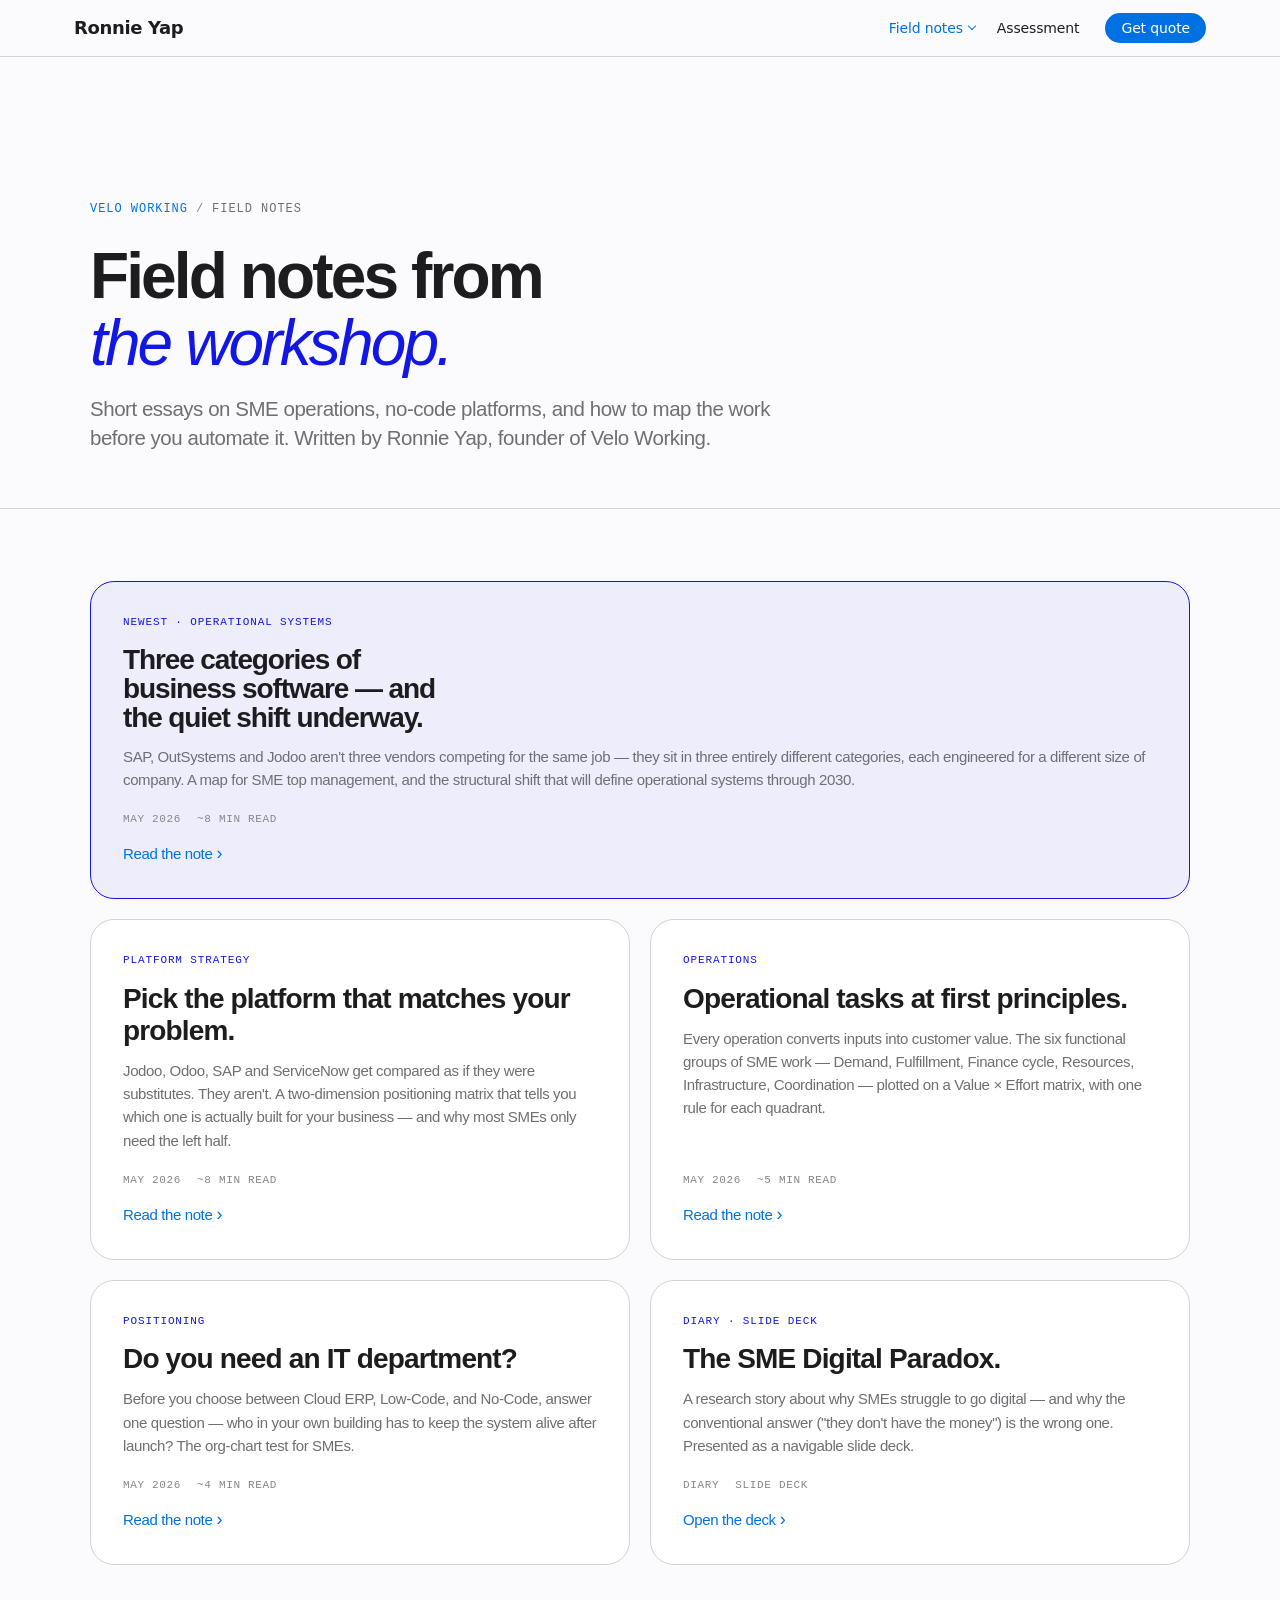
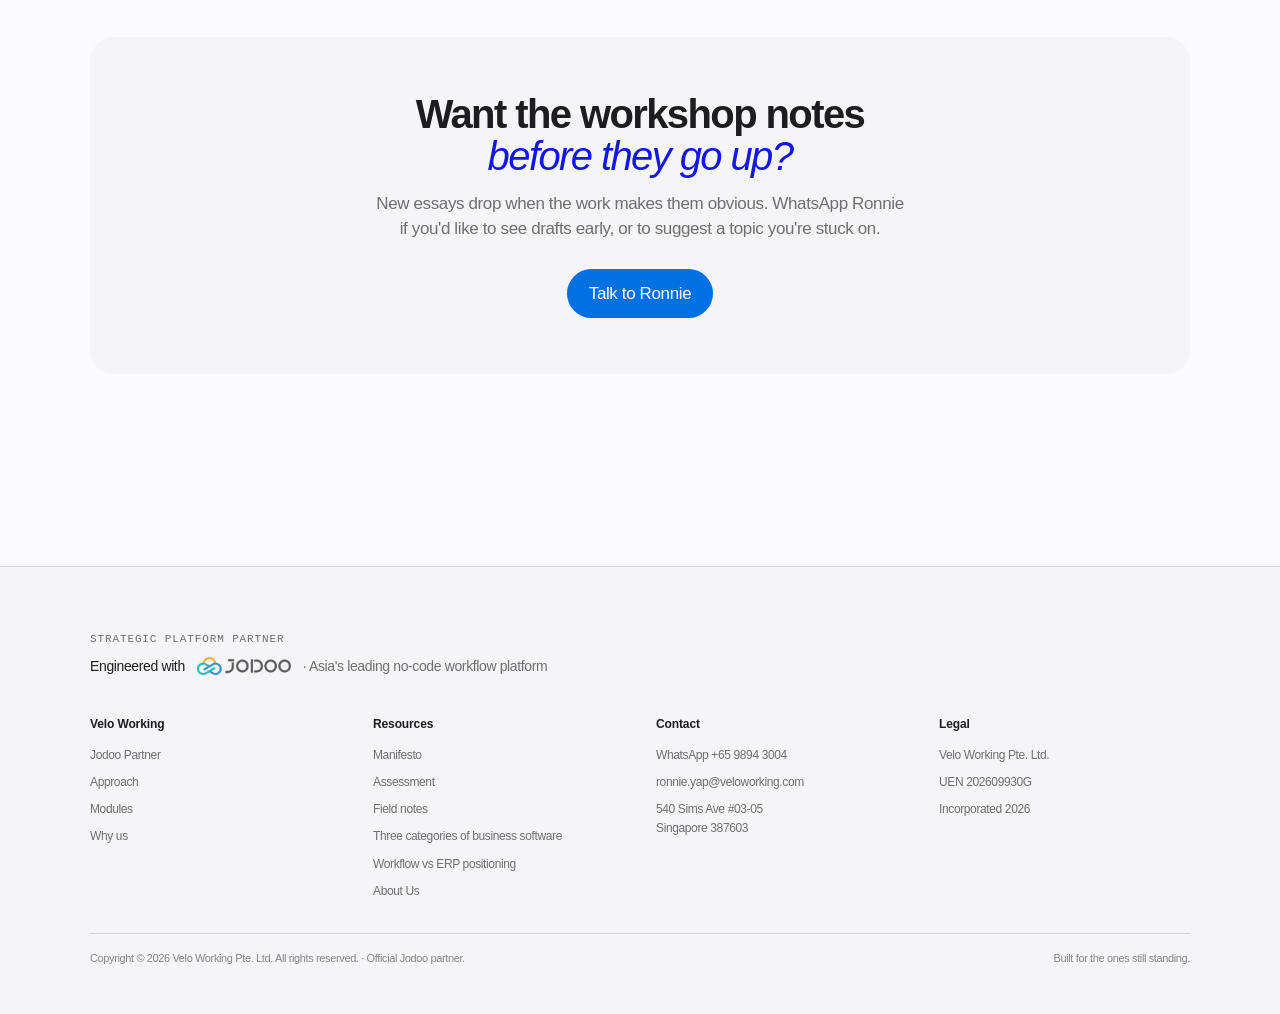
<file: blog/index.html>
<!doctype html>
<html lang="en">
<head>
<meta charset="utf-8" />
<meta name="viewport" content="width=device-width, initial-scale=1, viewport-fit=cover" />
<title>Business Software for Small Business Singapore | Velo Working</title>

<!-- SEO -->
<meta name="description" content="Field notes on business software for small businesses in Singapore — choosing between ERP, low-code and no-code, and how to digitise your processes without over-buying." />
<meta name="keywords" content="business software for small business Singapore, SME software Singapore, ERP vs no-code, digitise business processes Singapore, no-code Singapore" />
<meta name="author" content="Velo Working Pte. Ltd." />
<link rel="canonical" href="https://www.veloworking.com/blog/" />
<link rel="alternate" hreflang="en-sg" href="https://www.veloworking.com/blog/" />
<link rel="alternate" hreflang="x-default" href="https://www.veloworking.com/blog/" />
<meta property="og:locale" content="en_SG" />

<!-- Open Graph -->
<meta property="og:title" content="Business Software for Small Business Singapore — Field Notes" />
<meta property="og:description" content="Field notes on business software for small businesses in Singapore — ERP vs low-code vs no-code, and how to digitise your processes without over-buying." />
<meta property="og:type" content="website" />
<meta property="og:url" content="https://www.veloworking.com/blog/" />
<meta property="og:site_name" content="Velo Working" />
<meta property="og:image" content="https://www.veloworking.com/asset/hero-screen.png">

<meta name="twitter:card" content="summary_large_image" />
<meta name="twitter:title" content="Field notes — Velo Working" />
<meta name="twitter:description" content="Short essays on SME operations and no-code." />
<meta name="twitter:image" content="https://www.veloworking.com/asset/hero-screen.png">

<!-- Favicon -->
<link rel="icon" type="image/png" href="../asset/favicon-jodoo.png" />
<link rel="apple-touch-icon" href="../asset/favicon-jodoo.png" />

<style>
:root {
  --bg:        #fbfbfd;
  --surface:   #ffffff;
  --surface-2: #f5f5f7;
  --ink:       #1d1d1f;
  --ink-2:     #6e6e73;
  --ink-3:     #86868b;
  --rule:      #d2d2d7;
  --dark:      #0b0b0d;
  --link:      #0071e3;
  --link-hov:  #0077ed;
  --jodoo:     #1317E4;
  --jodoo-tint: rgba(19, 23, 228, 0.06);

  --r-tile:    24px;
  --r-pill:    980px;

  --f: -apple-system, BlinkMacSystemFont, "Segoe UI", Roboto, "Helvetica Neue", Arial, sans-serif;
  --f-mono: ui-monospace, SFMono-Regular, "SF Mono", Menlo, Consolas, monospace;

  --gut: clamp(20px, 4vw, 40px);
  --max: 1180px;
  --max-prose: 720px;
  --section-pad: clamp(64px, 8vw, 96px);
}

*, *::before, *::after { box-sizing: border-box; }
html { scroll-behavior: smooth; -webkit-font-smoothing: antialiased; -moz-osx-font-smoothing: grayscale; }
body {
  margin: 0;
  background: var(--bg);
  color: var(--ink);
  font-family: var(--f);
  font-size: 17px;
  line-height: 1.47059;
  font-weight: 400;
  letter-spacing: -0.022em;
}
img, svg { display: block; max-width: 100%; }
a { color: inherit; text-decoration: none; }
button { font: inherit; color: inherit; background: none; border: 0; cursor: pointer; }
p { margin: 0 0 1em; } p:last-child { margin: 0; }

.wrap { max-width: var(--max); margin: 0 auto; padding-inline: var(--gut); }

h1, h2, h3, h4 { margin: 0; font-weight: 600; letter-spacing: -0.04em; line-height: 1.05; color: var(--ink); }
h1 { font-size: clamp(36px, 5.6vw, 64px); font-weight: 600; letter-spacing: -0.045em; line-height: 1.05; }
h2 { font-size: clamp(28px, 3.6vw, 40px); }
h3 { font-size: clamp(20px, 2vw, 26px); letter-spacing: -0.03em; line-height: 1.15; }
h4 { font-size: 17px; letter-spacing: -0.022em; line-height: 1.2; font-weight: 600; }

.lead {
  font-size: clamp(19px, 1.6vw, 22px);
  line-height: 1.4;
  letter-spacing: -0.022em;
  color: var(--ink);
}

.link {
  color: var(--link); font-size: 15px; font-weight: 500;
  display: inline-flex; align-items: center; gap: 4px;
}
.link:hover { text-decoration: underline; }
.link::after { content: '›'; font-size: 1.2em; line-height: 0; transform: translateY(-1px); }

.btn {
  display: inline-flex; align-items: center; justify-content: center;
  padding: 12px 22px; border-radius: var(--r-pill);
  font-size: 17px; font-weight: 400; letter-spacing: -0.022em;
}
.btn--primary { background: var(--link); color: #fff; }
.btn--primary:hover { background: var(--link-hov); }

/* NAV (with dropdown) */
.nav {
  position: fixed; top: 0; left: 0; right: 0; z-index: 9999;
  height: 48px;
  background: rgba(251, 251, 253, 0.72);
  backdrop-filter: saturate(180%) blur(20px);
  -webkit-backdrop-filter: saturate(180%) blur(20px);
  border-bottom: 1px solid rgba(0, 0, 0, 0.06);
  font-size: 12px;
  letter-spacing: -0.01em;
}
.nav__inner {
  max-width: 1024px; margin: 0 auto; height: 100%;
  display: flex; align-items: center; justify-content: space-between;
  padding-inline: 22px; gap: 16px;
}
.nav__brand { color: var(--ink); display: inline-flex; align-items: center; flex-shrink: 0; height: 100%; }
.nav__brand-svg { height: 18px; width: auto; display: block; }
.nav__links {
  display: flex; align-items: center; gap: 0;
  list-style: none; padding: 0; margin: 0; height: 100%;
}
.nav__links > li { display: flex; align-items: center; height: 100%; position: relative; }
.nav__link {
  display: inline-flex; align-items: center; height: 28px; padding: 0 12px;
  color: rgba(29, 29, 31, 0.8);
  font-size: 12px; font-weight: 400; letter-spacing: -0.01em; white-space: nowrap;
  transition: color 150ms ease;
  background: none; border: 0; cursor: pointer;
}
.nav__link:hover { color: var(--ink); }
.nav__link--accent { color: var(--link); font-weight: 500; }
.nav__link--accent:hover { color: var(--link-hov); }
.nav__link--caret::after {
  content: ""; display: inline-block; margin-left: 6px;
  width: 6px; height: 6px;
  border-right: 1.4px solid currentColor;
  border-bottom: 1.4px solid currentColor;
  transform: translateY(-2px) rotate(45deg);
  transition: transform 150ms ease;
}
.nav__submenu {
  position: absolute; top: 44px; left: 4px;
  min-width: 240px;
  background: rgba(251, 251, 253, 0.96);
  backdrop-filter: saturate(180%) blur(20px);
  -webkit-backdrop-filter: saturate(180%) blur(20px);
  border: 1px solid var(--rule);
  border-radius: 12px;
  padding: 6px;
  list-style: none; margin: 0;
  box-shadow: 0 8px 24px rgba(0,0,0,0.08);
  opacity: 0; visibility: hidden; transform: translateY(-4px);
  transition: opacity 150ms ease, transform 150ms ease, visibility 150ms;
}
.nav__item--has-children:hover > .nav__submenu,
.nav__item--has-children:focus-within > .nav__submenu,
.nav__item--has-children.is-open > .nav__submenu {
  opacity: 1; visibility: visible; transform: none;
}
.nav__sublink {
  display: block;
  padding: 10px 12px;
  font-size: 13px;
  color: rgba(29, 29, 31, 0.85);
  border-radius: 8px;
  white-space: normal;
  line-height: 1.3;
}
.nav__sublink small {
  display: block;
  font-size: 11px;
  color: var(--ink-3);
  margin-top: 2px;
  letter-spacing: 0;
  font-family: var(--f-mono);
  text-transform: uppercase;
}
.nav__sublink:hover { background: rgba(0,0,0,0.04); color: var(--ink); }
.nav__sublink--all {
  border-top: 1px solid var(--rule);
  margin-top: 4px; padding-top: 12px;
  color: var(--link); font-weight: 500;
}

.nav__toggle {
  display: none; width: 36px; height: 36px; border-radius: 50%;
  align-items: center; justify-content: center; color: var(--ink); flex-shrink: 0;
}
.nav__toggle svg { width: 18px; height: 18px; }

@media (max-width: 833px) {
  .nav__links { display: none; }
  .nav__toggle { display: inline-flex; }
  .nav.nav--open .nav__links {
    position: absolute; top: 48px; left: 0; right: 0;
    flex-direction: column; height: auto;
    background: rgba(251, 251, 253, 0.96);
    backdrop-filter: saturate(180%) blur(20px);
    -webkit-backdrop-filter: saturate(180%) blur(20px);
    border-bottom: 1px solid var(--rule);
    padding: 8px 22px 16px; display: flex;
  }
  .nav.nav--open .nav__links > li {
    height: auto; width: 100%; border-bottom: 1px solid var(--rule);
    flex-direction: column; align-items: stretch;
  }
  .nav.nav--open .nav__links > li:last-child { border-bottom: 0; }
  .nav.nav--open .nav__link {
    height: auto; width: 100%; padding: 14px 0; font-size: 17px; font-weight: 500;
    justify-content: space-between;
  }
  .nav__submenu {
    position: static; opacity: 1; visibility: visible; transform: none;
    background: none; border: 0; border-radius: 0; padding: 0 0 12px;
    box-shadow: none; min-width: 0;
    display: none;
  }
  .nav.nav--open .nav__item--has-children.is-open .nav__submenu { display: block; }
  .nav.nav--open .nav__sublink { padding: 10px 0 10px 14px; font-size: 15px; }
  .nav.nav--open .nav__link--caret::after { transition: transform 200ms ease; }
  .nav.nav--open .nav__item--has-children.is-open .nav__link--caret::after { transform: translateY(2px) rotate(-135deg); }
}

main { padding-top: 48px; }

/* HERO */
.page-hero {
  padding: clamp(56px, 8vw, 96px) 0 clamp(40px, 6vw, 56px);
  border-bottom: 1px solid var(--rule);
}
.page-hero__crumb {
  font-family: var(--f-mono);
  font-size: 12px; letter-spacing: 0.08em; text-transform: uppercase;
  color: var(--ink-2); margin-bottom: 24px;
  display: flex; align-items: center; gap: 8px;
}
.page-hero__crumb a { color: var(--link); }
.page-hero__crumb .sep { color: var(--ink-3); }
.page-hero__title { margin-bottom: 18px; max-width: 18ch; }
.page-hero__title em { font-style: italic; font-weight: 400; color: var(--jodoo); }
.page-hero__lead { max-width: 60ch; color: var(--ink-2); }

/* POSTS GRID */
.posts {
  padding: clamp(48px, 6vw, 72px) 0 var(--section-pad);
}
.posts__grid {
  display: grid;
  grid-template-columns: repeat(2, 1fr);
  gap: 20px;
}
@media (max-width: 833px) { .posts__grid { grid-template-columns: 1fr; } }

.post {
  background: var(--surface);
  border: 1px solid var(--rule);
  border-radius: var(--r-tile);
  padding: clamp(24px, 3vw, 32px);
  display: flex; flex-direction: column;
  transition: transform 200ms ease, box-shadow 200ms ease, border-color 200ms ease;
}
.post:hover {
  transform: translateY(-2px);
  border-color: var(--ink-3);
  box-shadow: 0 12px 28px rgba(0,0,0,0.06);
}
.post__tag {
  font-family: var(--f-mono);
  font-size: 11px; letter-spacing: 0.08em; text-transform: uppercase;
  color: var(--jodoo); margin-bottom: 14px;
}
.post__title {
  font-size: clamp(22px, 2.2vw, 28px);
  margin-bottom: 12px;
}
.post__lead {
  color: var(--ink-2); font-size: 15px; line-height: 1.55;
  margin-bottom: 20px; flex: 1;
}
.post__meta {
  display: flex; flex-wrap: wrap; gap: 8px 16px;
  font-family: var(--f-mono);
  font-size: 11px; letter-spacing: 0.06em; text-transform: uppercase;
  color: var(--ink-3); margin-bottom: 14px;
}
.post__cta { margin-top: auto; }

.post--feature {
  grid-column: 1 / -1;
  background: var(--jodoo-tint);
  border-color: var(--jodoo);
}
.post--feature .post__tag { color: var(--jodoo); }
.post--feature .post__title { max-width: 22ch; }

/* CLOSING */
.closing {
  background: var(--surface-2);
  border-radius: var(--r-tile);
  padding: clamp(36px, 5vw, 56px);
  text-align: center;
  margin-top: clamp(48px, 6vw, 72px);
}
.closing h2 { margin-bottom: 14px; max-width: 22ch; margin-inline: auto; }
.closing h2 em { font-style: italic; font-weight: 400; color: var(--jodoo); }
.closing p { color: var(--ink-2); max-width: 56ch; margin: 0 auto 28px; }
.closing__ctas { display: flex; flex-wrap: wrap; gap: 16px; justify-content: center; }

/* FOOTER */
.foot {
  padding-top: 64px; padding-bottom: 48px;
  background: var(--surface-2);
  margin-top: var(--section-pad);
  border-top: 1px solid var(--rule);
}
.foot__partner {
  max-width: var(--max); margin: 0 auto 40px; padding-inline: var(--gut);
  display: flex; flex-direction: column; gap: 8px;
}
.foot__partner-tag {
  font-family: var(--f-mono);
  font-size: 11px; letter-spacing: 0.08em; text-transform: uppercase;
  color: var(--ink-2);
}
.foot__partner-row {
  display: flex; flex-wrap: wrap; align-items: center; gap: 12px;
  font-size: 14px; color: var(--ink-2);
}
.foot__partner-row strong { color: var(--ink); font-weight: 500; }
.foot__partner-row img { height: 18px; width: auto; opacity: 0.85; }

.foot__inner { max-width: var(--max); margin: 0 auto; padding-inline: var(--gut); }
.foot__cols {
  display: grid;
  grid-template-columns: repeat(4, 1fr);
  gap: 32px;
  padding-bottom: 32px;
  border-bottom: 1px solid var(--rule);
}
@media (max-width: 833px) { .foot__cols { grid-template-columns: repeat(2, 1fr); } }
.foot__col { display: flex; flex-direction: column; gap: 8px; }
.foot__col h5 {
  font-size: 12px; font-weight: 600; color: var(--ink);
  letter-spacing: -0.01em; margin: 0 0 4px;
}
.foot__col a, .foot__col span {
  font-size: 12px; color: var(--ink-2); line-height: 1.6;
}
.foot__col a:hover { color: var(--link); }
.foot__legal {
  display: flex; flex-wrap: wrap; justify-content: space-between;
  padding-top: 16px;
  font-size: 11px; color: var(--ink-3); gap: 12px;
}

.reveal { opacity: 0; transform: translateY(16px); transition: opacity 700ms ease, transform 700ms ease; }
.reveal.visible { opacity: 1; transform: none; }
@media (prefers-reduced-motion: reduce) {
  .reveal { opacity: 1; transform: none; transition: none; }
  html { scroll-behavior: auto; }
}
</style>
<!-- Shared site navigation (single source of truth: nav.css + nav.js) -->
<link rel="stylesheet" href="/nav.css">
<script src="/nav.js" defer></script>
</head>
<body>

<svg xmlns="http://www.w3.org/2000/svg" style="position:absolute; width:0; height:0; overflow:hidden" aria-hidden="true">
  <symbol id="velo-logo" viewBox="-67 125 310 50">
    <g fill="currentColor">
      <path d="m -63.08431,159.73324 v -11.95468 h 1.711254 1.711254 v 11.95468 11.95468 h -1.711254 -1.711254 z m 13.473111,-0.82354 c -2.7838,-2.88889 -5.165724,-5.36884 -5.293161,-5.51098 l -0.231706,-0.25846 0.549761,-1.29497 0.549763,-1.29498 7.635659,0.0174 c 4.199613,0.01 7.642322,0.0236 7.650469,0.0309 0.01335,0.0121 -1.513544,3.63653 -1.544387,3.66591 -0.0071,0.007 -1.932699,-0.0391 -4.279044,-0.10194 -2.346348,-0.0628 -4.407082,-0.11379 -4.579413,-0.11326 l -0.313328,9e-4 3.263591,3.23912 3.263592,3.23912 -0.776198,1.81972 c -0.42691,1.00085 -0.789235,1.81842 -0.80517,1.81682 -0.01595,-0.001 -2.306627,-2.36654 -5.090428,-5.25543 z m -29.666932,3.11343 c -0.40939,-1.01953 -0.73477,-1.86111 -0.72306,-1.87019 0.11854,-0.0919 6.601154,-6.26625 6.601154,-6.28717 0,-0.0155 -2.06247,-0.0194 -4.583264,-0.009 l -4.58327,0.0194 -0.74007,-1.83176 -0.74007,-1.83177 0.15342,-0.0131 c 0.34112,-0.0292 15.135529,0.27402 15.167398,0.31083 0.01891,0.0219 0.267301,0.61697 0.551984,1.32251 l 0.517602,1.28278 -3.365959,3.34337 c -1.851279,1.83885 -4.288204,4.26051 -5.415385,5.38145 -1.12719,1.12096 -2.05995,2.03766 -2.0728,2.03711 -0.0129,-4.5e-4 -0.3583,-0.83516 -0.76768,-1.85469 z m 33.041236,-14.34438 c -3.791272,-0.0741 -7.098103,-0.14163 -7.348513,-0.15003 l -0.455294,-0.0153 -0.520844,-1.3003 c -0.286465,-0.71518 -0.520846,-1.31372 -0.520846,-1.3301 0,-0.0374 3.03224,-3.04993 5.890442,-5.87067 2.539166,-2.5059 4.940976,-4.86047 4.957427,-4.84345 0.02131,0.0221 0.36701,0.85212 0.768213,1.84455 l 0.729459,1.80441 -0.207484,0.20195 c -0.114116,0.11108 -1.519848,1.44395 -3.123846,2.96192 -1.603998,1.51799 -3.013976,2.85516 -3.133281,2.9715 l -0.21692,0.21154 4.60739,-0.0328 c 3.946267,-0.028 4.611369,-0.023 4.635133,0.0354 0.249971,0.61373 1.323165,3.26153 1.390383,3.43038 l 0.09115,0.22896 -0.324674,-0.007 c -0.178575,-0.003 -3.426627,-0.0673 -7.217897,-0.14137 z m -31.875116,-0.22557 c -3.49313,-0.008 -5.89298,-0.0303 -5.89298,-0.0563 0,-0.0603 1.49413,-3.5857 1.54033,-3.63439 0.0204,-0.0215 2.08435,0.0149 4.58652,0.0808 2.502157,0.066 4.555892,0.1135 4.56385,0.1055 0.008,-0.008 -1.450958,-1.46694 -3.24204,-3.24218 l -3.2565,-3.22771 0.78062,-1.84246 0.78062,-1.84246 0.13009,0.13515 c 0.0715,0.0743 2.464747,2.55971 5.318224,5.52307 l 5.188142,5.38792 -0.06524,0.15558 c -0.03588,0.0856 -0.288522,0.6816 -0.561424,1.32453 l -0.496185,1.16895 -1.740524,-0.0119 c -0.957288,-0.007 -4.392364,-0.0174 -7.633503,-0.0243 z m 19.589652,-5.24138 c -0.712179,-0.30247 -1.305328,-0.56039 -1.318105,-0.57317 -0.01277,-0.0128 -0.0072,-3.45913 0.01238,-7.65856 l 0.03563,-7.63531 1.788624,0.75983 c 0.983744,0.41792 1.814974,0.7774 1.847178,0.79886 0.04578,0.0305 0.03288,0.98466 -0.05923,4.37741 -0.06479,2.38612 -0.117559,4.44686 -0.117282,4.57942 l 4.48e-4,0.24102 3.24018,-3.26967 3.240214,-3.26966 1.78356,0.75711 c 0.980959,0.41641 1.801446,0.77332 1.823303,0.79314 0.02185,0.0199 -2.320873,2.30888 -5.206069,5.08681 -2.885194,2.77793 -5.365114,5.16596 -5.510933,5.30673 l -0.265123,0.25597 z m -12.34695,-4.8958 c -2.942875,-2.96981 -5.356102,-5.41524 -5.362732,-5.43431 -0.0104,-0.0301 3.575683,-1.50529 3.65865,-1.505 0.0172,6e-5 1.436368,1.48058 3.153703,3.29005 1.717335,1.80948 3.14167,3.29761 3.165188,3.30699 0.02476,0.01 0.03646,-1.91609 0.02778,-4.57516 l -0.01498,-4.5922 1.828043,-0.73907 c 1.005424,-0.40649 1.833188,-0.73378 1.839475,-0.72732 0.01771,0.0182 -0.27252,15.28791 -0.290931,15.30631 -0.01962,0.0197 -2.434208,1.00013 -2.563044,1.04078 -0.07161,0.0227 -1.205843,-1.097 -5.441159,-5.37107 z"/>
      <path d="m -19.089294,160.84717 h 6.702763 l 8.4666472,-24.69439 h -5.1152663 l -6.3499859,19.04996 h -0.705554 l -6.349986,-19.04996 h -5.115266 z m 17.9916369,0 H 15.482861 v -4.23333 H 3.4884437 v -5.9972 H 14.777307 v -4.23333 H 3.4884437 V 140.3861 H 15.482861 v -4.23332 H -1.0976571 Z m 21.1666331,0 h 16.227742 v -4.40971 H 24.655077 v -20.28468 h -4.586101 z m 29.104079,-4.05694 c -4.233324,0 -7.408317,-3.21027 -7.408317,-8.29026 0,-5.07999 3.174993,-8.29026 7.408317,-8.29026 4.233323,0 7.408316,3.21027 7.408316,8.29026 0,5.07999 -3.174993,8.29026 -7.408316,8.29026 z m 0,-20.99023 c -6.667485,0 -11.994418,5.25638 -11.994418,12.69997 0,7.4436 5.326933,12.69997 11.994418,12.69997 6.667485,0 11.994417,-5.25637 11.994417,-12.69997 0,-7.44359 -5.326932,-12.69997 -11.994417,-12.69997 z m 27.692983,25.04717 h 6.349986 l 4.233324,-16.9333 h 0.705554 l 4.233323,16.9333 h 6.349986 l 6.173599,-24.69439 h -5.115268 l -4.233324,17.28607 h -0.705554 l -4.409712,-17.28607 h -5.291655 l -4.409712,17.28607 h -0.705554 l -4.233324,-17.28607 h -5.115266 z m 41.804052,-4.05694 c -4.23332,0 -7.40831,-3.21027 -7.40831,-8.29026 0,-5.07999 3.17499,-8.29026 7.40831,-8.29026 4.23333,0 7.40832,3.21027 7.40832,8.29026 0,5.07999 -3.17499,8.29026 -7.40832,8.29026 z m 0,-20.99023 c -6.66748,0 -11.99441,5.25638 -11.99441,12.69997 0,7.4436 5.32693,12.69997 11.99441,12.69997 6.66749,0 11.99442,-5.25637 11.99442,-12.69997 0,-7.44359 -5.32693,-12.69997 -11.99442,-12.69997 z m 16.22777,25.04717 h 4.5861 v -8.46665 h 1.41111 l 7.93748,8.46665 h 5.82082 l -7.93748,-8.46665 c 3.88054,-0.17639 7.23192,-3.17499 7.23192,-7.93748 0,-4.93888 -3.38666,-8.29026 -7.76109,-8.29026 h -11.28886 z m 4.5861,-12.69997 v -7.58471 h 6.52637 c 1.76389,0 3.35138,1.5875 3.35138,3.88055 0,2.11666 -1.58749,3.70416 -3.35138,3.70416 z m 18.8736,12.69997 h 4.5861 v -11.46525 l 9.1722,11.46525 h 5.64443 l -10.05414,-12.52359 9.34859,-12.1708 h -5.64443 l -8.46665,11.11247 v -11.11247 h -4.5861 z m 21.34299,0 h 4.5861 v -24.69439 h -4.5861 z m 9.87777,0 h 4.5861 v -17.10969 h 0.70556 l 8.99581,17.10969 h 6.1736 v -24.69439 h -4.5861 v 17.10968 h -0.70556 l -8.99581,-17.10968 h -6.1736 z m 44.44988,0 h 3.52777 v -13.05275 h -10.75969 v 3.52777 h 6.17359 v 0.17639 c 0,1.58749 -2.11666,5.29165 -6.34999,5.29165 -4.23332,0 -7.40832,-3.21027 -7.40832,-8.29026 0,-5.07999 3.175,-8.29026 7.40832,-8.29026 3.3161,0 5.29165,2.11667 6.34999,4.40972 h 4.76248 C 236.53292,140.73888 232.93459,135.8 226.26711,135.8 c -6.66749,0 -11.99442,5.25638 -11.99442,12.69997 0,7.4436 5.32693,12.69997 11.99442,12.69997 2.50472,0 4.23332,-0.7761 5.46804,-1.58749 0.70556,-0.45861 1.30528,-0.98778 1.76389,-1.5875 h 0.17639 z"/>
    </g>
  </symbol>
</svg>

<!-- NAV -->
<!-- Navigation is injected here from the shared /nav.js (edit the menu there). -->
<div id="velo-nav"></div>

<main id="top">

<header class="page-hero">
  <div class="wrap">
    <div class="page-hero__crumb">
      <a href="../index.html">Velo Working</a>
      <span class="sep">/</span>
      <span>Field notes</span>
    </div>
    <h1 class="page-hero__title reveal">
      Field notes from<br>
      <em>the workshop.</em>
    </h1>
    <p class="lead page-hero__lead reveal">
      Short essays on SME operations, no-code platforms, and how to map the work
      before you automate it. Written by Ronnie Yap, founder of Velo Working.
    </p>
  </div>
</header>

<section class="posts">
  <div class="wrap">
    <div class="posts__grid">

      <article class="post post--feature reveal">
        <div class="post__tag">Newest · Operational Systems</div>
        <h2 class="post__title">Three categories of business software — and the quiet shift underway.</h2>
        <p class="post__lead">
          SAP, OutSystems and Jodoo aren't three vendors competing for the same job —
          they sit in three entirely different categories, each engineered for a different
          size of company. A map for SME top management, and the structural shift that
          will define operational systems through 2030.
        </p>
        <div class="post__meta">
          <span>May 2026</span>
          <span>~8 min read</span>
        </div>
        <div class="post__cta"><a href="three-categories-of-business-software.html" class="link">Read the note</a></div>
      </article>

      <article class="post reveal">
        <div class="post__tag">Platform Strategy</div>
        <h3 class="post__title">Pick the platform that matches your problem.</h3>
        <p class="post__lead">
          Jodoo, Odoo, SAP and ServiceNow get compared as if they were substitutes. They
          aren't. A two-dimension positioning matrix that tells you which one is actually
          built for your business — and why most SMEs only need the left half.
        </p>
        <div class="post__meta">
          <span>May 2026</span>
          <span>~8 min read</span>
        </div>
        <div class="post__cta"><a href="workflow-vs-erp-positioning.html" class="link">Read the note</a></div>
      </article>

      <article class="post reveal">
        <div class="post__tag">Operations</div>
        <h3 class="post__title">Operational tasks at first principles.</h3>
        <p class="post__lead">
          Every operation converts inputs into customer value. The six functional groups of
          SME work — Demand, Fulfillment, Finance cycle, Resources, Infrastructure,
          Coordination — plotted on a Value × Effort matrix, with one rule for each quadrant.
        </p>
        <div class="post__meta">
          <span>May 2026</span>
          <span>~5 min read</span>
        </div>
        <div class="post__cta"><a href="operational-tasks-first-principles.html" class="link">Read the note</a></div>
      </article>

      <article class="post reveal">
        <div class="post__tag">Positioning</div>
        <h3 class="post__title">Do you need an IT department?</h3>
        <p class="post__lead">
          Before you choose between Cloud ERP, Low-Code, and No-Code, answer one question —
          who in your own building has to keep the system alive after launch? The org-chart
          test for SMEs.
        </p>
        <div class="post__meta">
          <span>May 2026</span>
          <span>~4 min read</span>
        </div>
        <div class="post__cta"><a href="positioning-of-jodoo.html" class="link">Read the note</a></div>
      </article>

      <article class="post reveal">
        <div class="post__tag">Diary · Slide deck</div>
        <h3 class="post__title">The SME Digital Paradox.</h3>
        <p class="post__lead">
          A research story about why SMEs struggle to go digital — and why the conventional
          answer ("they don't have the money") is the wrong one. Presented as a navigable
          slide deck.
        </p>
        <div class="post__meta">
          <span>Diary</span>
          <span>Slide deck</span>
        </div>
        <div class="post__cta"><a href="sme-digital-paradox.html" class="link">Open the deck</a></div>
      </article>

    </div>

    <div class="closing reveal">
      <h2>Want the workshop notes <em>before they go up?</em></h2>
      <p>
        New essays drop when the work makes them obvious. WhatsApp Ronnie if you'd like
        to see drafts early, or to suggest a topic you're stuck on.
      </p>
      <div class="closing__ctas">
        <a href="https://wa.me/6598943004?text=Hi%20Ronnie%20%E2%80%94%20I%20read%20the%20field%20notes%20and%20I%27d%20like%20to%20talk." class="btn btn--primary" target="_blank" rel="noopener">Talk to Ronnie</a>
      </div>
    </div>
  </div>
</section>

</main>

<footer class="foot">
  <div class="foot__partner">
    <div class="foot__partner-tag">Strategic platform partner</div>
    <div class="foot__partner-row">
      <strong>Engineered with</strong>
      <img src="../asset/jodoo_logo.png" alt="Jodoo" loading="lazy" />
      <span>· Asia's leading no-code workflow platform</span>
    </div>
  </div>

  <div class="foot__inner">
    <div class="foot__cols">
      <div class="foot__col">
        <h5>Velo Working</h5>
        <a href="../index.html#partner">Jodoo Partner</a>
        <a href="../index.html#approach">Approach</a>
        <a href="../index.html#modules">Modules</a>
        <a href="../index.html#why">Why us</a>
      </div>
      <div class="foot__col">
        <h5>Resources</h5>
        <a href="../index.html#manifesto">Manifesto</a>
        <a href="../assessment/assessment.html" target="_blank" rel="noopener">Assessment</a>
        <a href="index.html">Field notes</a>
        <a href="three-categories-of-business-software.html">Three categories of business software</a>
        <a href="workflow-vs-erp-positioning.html">Workflow vs ERP positioning</a>
        <a href="../pitch-deck.html">About Us</a>
      </div>
      <div class="foot__col">
        <h5>Contact</h5>
        <a href="https://wa.me/6598943004" target="_blank" rel="noopener">WhatsApp +65 9894 3004</a>
        <a href="mailto:ronnie.yap@veloworking.com">ronnie.yap@veloworking.com</a>
        <span>540 Sims Ave #03-05<br>Singapore 387603</span>
      </div>
      <div class="foot__col">
        <h5>Legal</h5>
        <span>Velo Working Pte. Ltd.</span>
        <span>UEN 202609930G</span>
        <span>Incorporated 2026</span>
      </div>
    </div>
    <div class="foot__legal">
      <span>Copyright © 2026 Velo Working Pte. Ltd. All rights reserved. · Official Jodoo partner.</span>
      <span>Built for the ones still standing.</span>
    </div>
  </div>
</footer>

<script>
(function(){
  var nav = document.getElementById('nav');
  var toggle = document.getElementById('navToggle');
  if (!nav || !toggle) return;
  toggle.addEventListener('click', function(){
    var open = nav.classList.toggle('nav--open');
    toggle.setAttribute('aria-expanded', open ? 'true' : 'false');
  });

  /* Dropdown toggle on mobile (tap to expand). Desktop uses :hover/:focus-within. */
  nav.querySelectorAll('.nav__item--has-children').forEach(function(item){
    var trigger = item.querySelector('.nav__link--caret');
    if (!trigger) return;
    trigger.addEventListener('click', function(e){
      if (window.matchMedia('(max-width: 833px)').matches) {
        e.preventDefault();
        var open = item.classList.toggle('is-open');
        trigger.setAttribute('aria-expanded', open ? 'true' : 'false');
      }
    });
  });

  nav.querySelectorAll('.nav__link, .nav__sublink').forEach(function(l){
    if (l.classList.contains('nav__link--caret')) return;
    l.addEventListener('click', function(){
      nav.classList.remove('nav--open');
      toggle.setAttribute('aria-expanded', 'false');
    });
  });
})();

(function(){
  if (!('IntersectionObserver' in window)) {
    document.querySelectorAll('.reveal').forEach(function(e){ e.classList.add('visible'); });
    return;
  }
  var io = new IntersectionObserver(function(entries){
    entries.forEach(function(e){
      if (e.isIntersecting) {
        e.target.classList.add('visible');
        io.unobserve(e.target);
      }
    });
  }, { threshold: 0.12, rootMargin: '0px 0px -40px 0px' });
  document.querySelectorAll('.reveal').forEach(function(e){ io.observe(e); });
})();
</script>
</body>
</html>
</file>
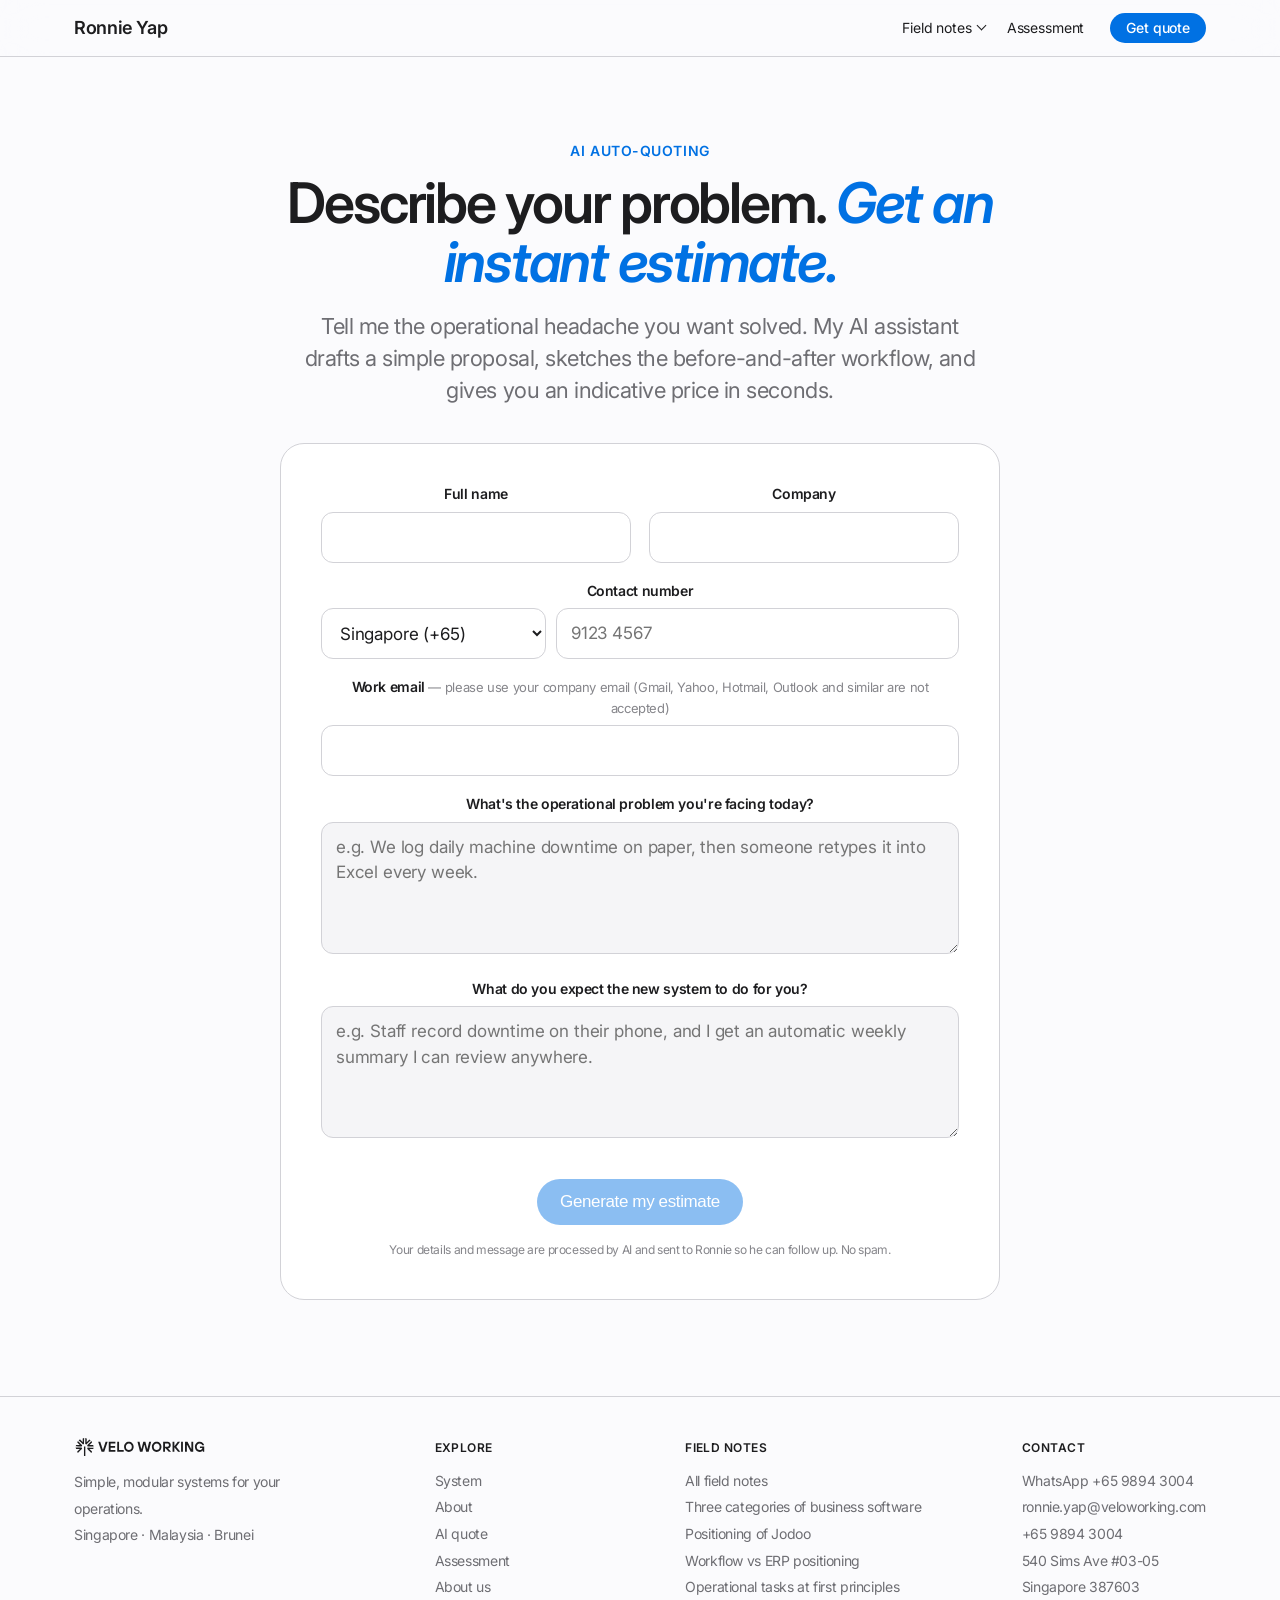
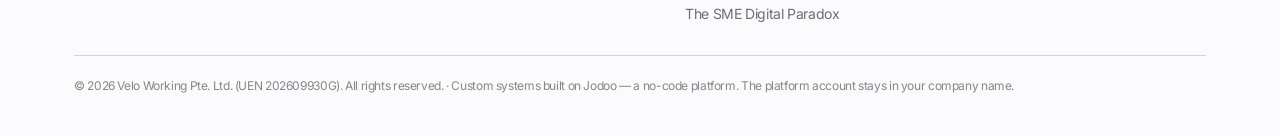
<file: ai-quote.html>
<!DOCTYPE html>
<html lang="en">
<head>
<meta charset="UTF-8">
<meta name="viewport" content="width=device-width, initial-scale=1.0">
<title>Request price estimation with AI | Velo Working</title>
<meta name="description" content="Describe your operational problem and get an instant AI-generated proposal, a before-and-after workflow, and an indicative price — built by Ronnie Yap, Velo Working. Singapore, Malaysia, Brunei.">
<meta name="author" content="Ronnie Yap — Velo Working Pte. Ltd.">
<link rel="canonical" href="https://www.veloworking.com/ai-quote.html">
<link rel="alternate" hreflang="en-sg" href="https://www.veloworking.com/ai-quote.html">
<link rel="alternate" hreflang="x-default" href="https://www.veloworking.com/ai-quote.html">
<meta property="og:locale" content="en_SG">
<meta name="robots" content="noindex">

<meta property="og:title" content="Request price estimation with AI — Velo Working">
<meta property="og:description" content="Describe your problem, get an instant proposal, a before/after workflow and an indicative price.">
<meta property="og:type" content="website">
<meta property="og:url" content="https://www.veloworking.com/ai-quote.html">
<meta property="og:site_name" content="Velo Working">
<meta property="og:image" content="https://www.veloworking.com/asset/hero-screen.png">

<!-- Favicon -->
<link rel="icon" type="image/png" href="asset/favicon-jodoo.png">
<link rel="apple-touch-icon" href="asset/favicon-jodoo.png">

<link rel="preconnect" href="https://fonts.googleapis.com">
<link rel="preconnect" href="https://fonts.gstatic.com" crossorigin>
<link href="https://fonts.googleapis.com/css2?family=Inter:wght@400;500;600;700&display=swap" rel="stylesheet">

<style>
  :root{
    --ink:#1D1D1F; --ink-2:#6E6E73; --ink-3:#86868B;
    --paper:#FBFBFD; --surface:#FFFFFF; --surface-2:#F5F5F7;
    --link:#0071E3; --link-hov:#0077ED;
    --dark:#0B0B0D; --paper-on-dark:#F5F5F7;
    --rule:#D2D2D7;
    --maxw:1180px; --read:680px;
    --r-tile:24px;
    --danger:#B3261E; --success:#1F8B4C;
  }
  *{box-sizing:border-box; margin:0; padding:0}
  html{scroll-behavior:smooth}
  body{
    font-family:-apple-system,BlinkMacSystemFont,"SF Pro Display","SF Pro Text","Inter",system-ui,"Helvetica Neue",Arial,sans-serif;
    background:var(--paper); color:var(--ink);
    font-size:17px; line-height:1.47; letter-spacing:-0.022em;
    -webkit-font-smoothing:antialiased; text-rendering:optimizeLegibility;
  }
  .wrap{max-width:var(--maxw); margin:0 auto; padding:0 24px}
  @media(max-width:640px){.wrap{padding:0 16px}}
  img,svg{display:block; max-width:100%}

  /* ---------- type ---------- */
  .eyebrow{font-size:14px; font-weight:600; text-transform:uppercase; letter-spacing:0.04em; color:var(--link); margin-bottom:12px; display:block}
  h1{font-size:clamp(44px,7vw,80px); font-weight:600; letter-spacing:-0.045em; line-height:1.04}
  h2{font-size:clamp(32px,4.6vw,56px); font-weight:600; letter-spacing:-0.04em; line-height:1.07}
  h3{font-size:clamp(20px,2.4vw,26px); font-weight:600; letter-spacing:-0.03em; line-height:1.15}
  em{font-style:italic; color:var(--link); font-weight:600}
  .lead{font-size:clamp(19px,2.1vw,22px); font-weight:400; letter-spacing:-0.022em; color:var(--ink-2); line-height:1.45; max-width:var(--read)}
  .cap{font-size:13px; color:var(--ink-3); letter-spacing:0}

  /* ---------- layout ---------- */
  section{padding:clamp(56px,9vw,104px) 0}
  .head{max-width:760px}
  .head h2{margin-top:0}
  .head .lead{margin-top:24px}

  /* ---------- buttons ---------- */
  .btns{display:flex; gap:12px; flex-wrap:wrap; margin-top:32px}
  .pill{
    display:inline-flex; align-items:center; justify-content:center;
    font-size:17px; font-weight:400; letter-spacing:-0.022em;
    padding:12px 22px; border-radius:980px; cursor:pointer;
    text-decoration:none; border:1px solid transparent;
    transition:background .15s ease, color .15s ease, border-color .15s ease, opacity .15s ease;
  }
  .pill-primary{background:var(--link); color:#fff}
  .pill-primary:hover{background:var(--link-hov)}
  .pill-ghost{background:transparent; color:var(--link); border-color:var(--link)}
  .pill-ghost:hover{background:rgba(0,113,227,.06)}
  .pill:focus-visible{outline:2px solid var(--link); outline-offset:3px}
  .pill:disabled{opacity:.45; cursor:not-allowed}
  .ilink{color:var(--link); text-decoration:none; font-weight:400; cursor:pointer; background:none; border:0; font:inherit}
  .ilink:hover{text-decoration:underline}
  .ilink::after{content:" \203A"}

  /* ---------- nav (cloned from index) ---------- */
  header.nav{position:sticky; top:0; z-index:50; background:rgba(251,251,253,.82); backdrop-filter:saturate(180%) blur(20px); -webkit-backdrop-filter:saturate(180%) blur(20px); border-bottom:1px solid var(--rule)}
  .nav-in{display:flex; align-items:center; justify-content:space-between; height:56px; gap:16px}
  .nav-logo{display:inline-flex; align-items:center; color:var(--ink); text-decoration:none; flex-shrink:0}
  .nav-logo img{height:20px; width:auto; display:block}
  .nav-links{display:flex; gap:22px; align-items:center}
  .nav-links a{color:var(--ink); text-decoration:none; font-size:14px; letter-spacing:-0.01em; white-space:nowrap}
  .nav-links a:hover{color:var(--ink-2)}
  .nav-drop{position:relative; display:flex; align-items:center}
  .nav-drop > a{display:inline-flex; align-items:center}
  .nav-drop > a::after{content:""; display:inline-block; margin-left:6px; width:6px; height:6px; border-right:1.4px solid currentColor; border-bottom:1.4px solid currentColor; transform:translateY(-2px) rotate(45deg)}
  .nav-menu{position:absolute; top:30px; left:-12px; min-width:260px; background:rgba(251,251,253,.97); backdrop-filter:saturate(180%) blur(20px); -webkit-backdrop-filter:saturate(180%) blur(20px); border:1px solid var(--rule); border-radius:14px; padding:6px; box-shadow:0 8px 28px rgba(0,0,0,.08); opacity:0; visibility:hidden; transform:translateY(-4px); transition:opacity .15s ease, transform .15s ease, visibility .15s; list-style:none}
  .nav-drop:hover .nav-menu, .nav-drop:focus-within .nav-menu, .nav-drop.open .nav-menu{opacity:1; visibility:visible; transform:none}
  .nav-menu a{display:block; padding:9px 12px; border-radius:9px; font-size:13px; line-height:1.3; white-space:normal; color:var(--ink)}
  .nav-menu a small{display:block; font-size:11px; color:var(--ink-3); margin-top:2px; text-transform:uppercase; letter-spacing:.04em}
  .nav-menu a:hover{background:rgba(0,0,0,.04)}
  .nav-menu .all{border-top:1px solid var(--rule); margin-top:4px; padding-top:11px; color:var(--link); font-weight:500}
  .nav-toggle{display:none; width:38px; height:38px; border:0; background:none; cursor:pointer; align-items:center; justify-content:center; color:var(--ink); flex-shrink:0}
  .nav-toggle svg{width:20px; height:20px}
  @media(max-width:980px){
    .nav-toggle{display:inline-flex}
    .nav-links{position:absolute; top:56px; left:0; right:0; display:none; flex-direction:column; align-items:stretch; gap:0; background:rgba(251,251,253,.98); backdrop-filter:saturate(180%) blur(20px); -webkit-backdrop-filter:saturate(180%) blur(20px); border-bottom:1px solid var(--rule); padding:8px 24px 16px}
    header.nav.open .nav-links{display:flex}
    .nav-links > a, .nav-drop{border-bottom:1px solid var(--rule)}
    .nav-links > a{padding:14px 0; font-size:16px}
    .nav-drop{position:static; display:block}
    .nav-drop > a{display:block; padding:14px 0; font-size:16px}
    .nav-menu{position:static; opacity:1; visibility:visible; transform:none; box-shadow:none; border:0; background:none; padding:0 0 12px; min-width:0; display:none}
    .nav-drop.open .nav-menu{display:block}
    .nav-menu a{font-size:14px; padding:9px 0 9px 12px}
  }

  /* ---------- tiles ---------- */
  .tile{background:var(--surface); border:1px solid var(--rule); border-radius:var(--r-tile); padding:clamp(24px,3vw,40px); display:flex; flex-direction:column; gap:12px}
  .tile.s2{background:var(--surface-2); border-color:transparent}

  /* ---------- intro ---------- */
  .q-intro{padding-top:clamp(48px,7vw,84px); padding-bottom:0; text-align:center}
  .q-intro .head{margin:0 auto}

  /* ---------- form ---------- */
  .q-card{max-width:720px; margin:36px auto 0; background:var(--surface); border:1px solid var(--rule); border-radius:var(--r-tile); padding:clamp(24px,3.4vw,40px)}
  .q-field{margin-bottom:18px}
  .q-field:last-child{margin-bottom:0}
  .q-field label{display:block; font-size:14px; font-weight:600; margin-bottom:7px; color:var(--ink)}
  .q-field label .hint{font-weight:400; color:var(--ink-3); font-size:13px}
  .q-input,.q-select,.q-textarea{width:100%; font:inherit; color:var(--ink); background:var(--surface); border:1px solid var(--rule); border-radius:12px; padding:12px 14px; letter-spacing:-0.01em}
  .q-input:focus,.q-select:focus,.q-textarea:focus{outline:none; border-color:var(--link); box-shadow:0 0 0 3px rgba(0,113,227,.12)}
  .q-input:disabled,.q-textarea:disabled{background:var(--surface-2); color:var(--ink-3); cursor:not-allowed}
  .q-textarea{min-height:132px; resize:vertical; line-height:1.5}
  .q-grid2{display:grid; grid-template-columns:1fr 1fr; gap:18px}
  @media(max-width:560px){.q-grid2{grid-template-columns:1fr; gap:0}.q-grid2 .q-field{margin-bottom:18px}}
  .q-phone{display:flex; gap:10px}
  .q-phone .q-select{flex:0 0 auto; width:auto; min-width:150px}
  .q-phone .q-input{flex:1 1 auto}
  .q-err{color:var(--danger); font-size:13px; margin-top:7px; display:none}
  .q-err.show{display:block}
  .q-formnote{font-size:12px; color:var(--ink-3); margin-top:16px; text-align:center}
  .q-submit{margin-top:8px}

  /* ---------- loading ---------- */
  #loading{text-align:center; padding:48px 0}
  .q-spin{width:34px; height:34px; border-radius:50%; border:3px solid var(--rule); border-top-color:var(--link); animation:qspin .8s linear infinite; margin:0 auto 16px}
  @keyframes qspin{to{transform:rotate(360deg)}}
  @media(prefers-reduced-motion:reduce){.q-spin{animation:none}}
  #loading p{color:var(--ink-2)}

  /* ---------- results ---------- */
  #results{max-width:860px; margin:48px auto 0}
  .q-result-title{text-align:center; font-size:clamp(24px,3.4vw,36px); margin-bottom:26px}
  .q-proposal{white-space:pre-wrap; color:var(--ink-2); font-size:16px; line-height:1.6}
  .q-section-label{font-size:13px; font-weight:600; text-transform:uppercase; letter-spacing:.05em; color:var(--ink-3); margin:32px 0 12px; text-align:center}
  .q-sub-label{font-size:12px; font-weight:600; text-transform:uppercase; letter-spacing:.05em; color:var(--link); margin-bottom:8px}
  .q-subblock{margin-top:16px; padding-top:16px; border-top:1px solid var(--rule)}
  /* numbered step list */
  .q-steps{margin:0}
  .q-steplist{list-style:none; margin:0; padding:0; counter-reset:q-step}
  .q-steplist li{position:relative; counter-increment:q-step; padding:13px 0 13px 46px; border-top:1px solid var(--rule); font-size:16px; line-height:1.5; color:var(--ink)}
  .q-steplist li:first-child{border-top:0}
  .q-steplist li::before{content:counter(q-step); position:absolute; left:0; top:11px; width:28px; height:28px; border-radius:50%; background:var(--link); color:#fff; font-size:13px; font-weight:600; display:flex; align-items:center; justify-content:center}
  .q-steps-fallback{color:var(--ink-3); font-size:13px; text-align:center}
  /* email-style sectioned report */
  .q-report{gap:0}
  .q-rep-sec{padding:16px 0; border-top:1px solid var(--rule)}
  .q-rep-sec:first-child{padding-top:0; border-top:0}
  .q-rep-h{font-size:13px; font-weight:600; text-transform:uppercase; letter-spacing:.05em; color:var(--link); margin-bottom:8px}
  .q-rep-p{white-space:pre-wrap; color:var(--ink-2); font-size:16px; line-height:1.6}
  /* bulleted assumption / clarification lists */
  .q-bullets{margin:0; padding-left:20px}
  .q-bullets li{color:var(--ink-2); font-size:16px; line-height:1.55; margin-bottom:6px}
  .q-bullets li:last-child{margin-bottom:0}
  /* price + gantt */
  .q-price{margin-top:14px; text-align:center; padding:clamp(28px,4vw,40px)}
  .q-price .amt{font-size:clamp(34px,6vw,52px); font-weight:600; letter-spacing:-0.04em; line-height:1}
  .q-gantt-title{font-size:12px; font-weight:600; text-transform:uppercase; letter-spacing:.05em; color:var(--ink-3); margin:20px 0 14px}
  .q-gantt{margin:0 auto; text-align:left}
  .q-gantt-row{margin-bottom:14px}
  .q-gantt-head{display:flex; justify-content:space-between; align-items:baseline; font-size:13px; color:var(--ink-2); margin-bottom:6px}
  .q-gantt-head .wks{font-weight:600; color:var(--ink)}
  .q-gantt-track{position:relative; height:26px; background:var(--surface); border:1px solid var(--rule); border-radius:7px; overflow:hidden}
  .q-gantt-bar{position:absolute; top:0; height:100%; border-radius:6px; min-width:4px}
  .q-gantt-bar.a{background:var(--link)}
  .q-gantt-bar.b{background:#7FB3F2}
  .q-gantt-foot{font-size:12px; color:var(--ink-3); margin-top:12px; text-align:center}
  .q-price-notes{list-style:disc; text-align:left; max-width:520px; margin:18px auto 0; padding-left:20px}
  .q-price-notes li{font-size:12.5px; color:var(--ink-3); line-height:1.5; margin-bottom:4px}
  .q-cta{text-align:center; margin-top:26px}
  .q-ok{color:var(--success); font-weight:500; margin-top:10px}

  /* ---------- footer ---------- */
  footer{border-top:1px solid var(--rule); padding:40px 0; margin-top:clamp(48px,8vw,96px)}
  .foot-in{display:flex; justify-content:space-between; gap:32px; flex-wrap:wrap; align-items:flex-start}
  .foot-in a{color:var(--ink-2); text-decoration:none}
  .foot-in a:hover{color:var(--link)}
  .foot-col{font-size:14px; color:var(--ink-2); line-height:1.9; min-width:150px}
  .foot-col h5{font-size:12px; font-weight:600; color:var(--ink); margin-bottom:8px; text-transform:uppercase; letter-spacing:.04em}
  .foot-col a{display:block}
  .foot-brand{max-width:260px}
  .foot-logo img{height:20px; width:auto; margin-bottom:12px}
  .fine{margin-top:28px; padding-top:20px; border-top:1px solid var(--rule); font-size:12px; color:var(--ink-3); line-height:1.6}

  /* ---------- reveal ---------- */
  .reveal{opacity:0; transform:translateY(16px); transition:opacity .7s cubic-bezier(.2,.8,.2,1), transform .7s cubic-bezier(.2,.8,.2,1)}
  .reveal.in{opacity:1; transform:none}
  @media(prefers-reduced-motion:reduce){.reveal{opacity:1; transform:none; transition:none}}

  [hidden]{display:none !important}
</style>
<!-- Shared site navigation (single source of truth: nav.css + nav.js) -->
<link rel="stylesheet" href="/nav.css">
<script src="/nav.js" defer></script>
</head>
<body>

<!-- ===== NAV ===== -->
<!-- Navigation is injected here from the shared /nav.js (edit the menu there). -->
<div id="velo-nav"></div>

<main id="top">

  <!-- ===== INTRO + FORM ===== -->
  <section class="q-intro">
    <div class="wrap">
      <div class="head reveal">
        <span class="eyebrow">AI auto-quoting</span>
        <h2>Describe your problem. <em>Get an instant estimate.</em></h2>
        <p class="lead" style="margin:18px auto 0">Tell me the operational headache you want solved. My AI assistant drafts a simple proposal, sketches the before-and-after workflow, and gives you an indicative price in seconds.</p>
      </div>

      <!-- FORM -->
      <form id="quoteForm" class="q-card reveal" novalidate>
        <div class="q-grid2">
          <div class="q-field">
            <label for="name">Full name</label>
            <input class="q-input" type="text" id="name" name="name" autocomplete="name" required>
          </div>
          <div class="q-field">
            <label for="company">Company</label>
            <input class="q-input" type="text" id="company" name="company" autocomplete="organization" required>
          </div>
        </div>

        <div class="q-field">
          <label for="phone">Contact number</label>
          <div class="q-phone">
            <select class="q-select" id="dialCode" aria-label="Country code">
              <option value="+65" selected>Singapore (+65)</option>
              <option value="+60">Malaysia (+60)</option>
              <option value="+673">Brunei (+673)</option>
              <option value="+62">Indonesia (+62)</option>
              <option value="+66">Thailand (+66)</option>
              <option value="+63">Philippines (+63)</option>
              <option value="+84">Vietnam (+84)</option>
              <option value="+91">India (+91)</option>
              <option value="+86">China (+86)</option>
              <option value="+852">Hong Kong (+852)</option>
              <option value="+886">Taiwan (+886)</option>
              <option value="+81">Japan (+81)</option>
              <option value="+82">South Korea (+82)</option>
              <option value="+61">Australia (+61)</option>
              <option value="+64">New Zealand (+64)</option>
              <option value="+44">United Kingdom (+44)</option>
              <option value="+1">USA / Canada (+1)</option>
              <option value="+971">UAE (+971)</option>
              <option value="+966">Saudi Arabia (+966)</option>
              <option value="+49">Germany (+49)</option>
              <option value="+33">France (+33)</option>
            </select>
            <input class="q-input" type="tel" id="phone" name="phone" autocomplete="tel-national" placeholder="9123 4567" required>
          </div>
        </div>

        <div class="q-field">
          <label for="email">Work email <span class="hint">— please use your company email (Gmail, Yahoo, Hotmail, Outlook and similar are not accepted)</span></label>
          <input class="q-input" type="email" id="email" name="email" autocomplete="email" required>
          <p class="q-err" id="emailErr">Please use your work email — personal addresses like Gmail or Hotmail aren't accepted.</p>
        </div>

        <div class="q-field">
          <label for="problem">What's the operational problem you're facing today?</label>
          <textarea class="q-textarea" id="problem" name="problem" maxlength="4000" placeholder="e.g. We log daily machine downtime on paper, then someone retypes it into Excel every week." disabled required></textarea>
          <p class="q-err" id="problemErr">Please describe your problem.</p>
        </div>

        <div class="q-field">
          <label for="expectation">What do you expect the new system to do for you?</label>
          <textarea class="q-textarea" id="expectation" name="expectation" maxlength="4000" placeholder="e.g. Staff record downtime on their phone, and I get an automatic weekly summary I can review anywhere." disabled required></textarea>
          <p class="q-err" id="expectationErr">Please describe what you expect.</p>
        </div>

        <div class="q-cta">
          <button type="submit" class="pill pill-primary q-submit" id="submitBtn" disabled>Generate my estimate</button>
        </div>
        <p class="q-formnote">Your details and message are processed by AI and sent to Ronnie so he can follow up. No spam.</p>
        <p class="q-err" id="formErr" style="text-align:center"></p>
      </form>

      <!-- LOADING -->
      <div id="loading" hidden>
        <div class="q-spin" role="status" aria-label="Generating"></div>
        <p>Thinking through your workflow…</p>
      </div>

      <!-- RESULTS -->
      <div id="results" hidden>
        <h2 class="q-result-title">Result</h2>

        <!-- SIMPLE -->
        <div id="simpleBranch" hidden>

          <div class="tile s2 q-price">
            <div class="amt" id="priceAmt">—</div>
            <div class="q-gantt-title">Estimated timeline</div>
            <div class="q-gantt" id="priceGantt"></div>
            <ul class="q-price-notes">
              <li>Does not include any software license fees.</li>
              <li>Covers implementation cost only — the build shown in the timeline above.</li>
              <li>This price is indicative — contact Ronnie for an official quotation.</li>
            </ul>
          </div>

          <div class="tile q-report" style="margin-top:14px">
            <div class="q-rep-sec">
              <h3 class="q-rep-h">Your problem</h3>
              <p class="q-rep-p" id="echoProblem"></p>
            </div>
            <div class="q-rep-sec" id="echoExpectationSec">
              <h3 class="q-rep-h">Your expectation</h3>
              <p class="q-rep-p" id="echoExpectation"></p>
            </div>
            <div class="q-rep-sec" id="assumptionsBlock" hidden>
              <h3 class="q-rep-h">Assumption</h3>
              <ul class="q-bullets" id="assumptionsList"></ul>
            </div>
            <div class="q-rep-sec">
              <h3 class="q-rep-h">Proposal</h3>
              <p class="q-rep-p" id="proposalText"></p>
              <div class="q-steps" id="workflowSteps" style="margin-top:16px"></div>
            </div>
            <div class="q-rep-sec" id="beyondBlock" hidden>
              <h3 class="q-rep-h">Clarification</h3>
              <ul class="q-bullets" id="beyondList"></ul>
            </div>
          </div>

          <div class="q-cta">
            <button type="button" class="pill pill-primary" id="requestQuoteBtn">Request for official quotation</button>
            <div id="requestDone" hidden>
              <p class="q-ok" id="requestOk">Sent — Ronnie will be in touch shortly. To get a quote faster, message him directly with your result:</p>
              <a class="pill pill-primary" id="requestWaBtn" href="#" target="_blank" rel="noopener" style="margin-top:14px">Send my result to Ronnie on WhatsApp</a>
            </div>
          </div>
        </div>

        <!-- COMPLEX -->
        <div id="complexBranch" hidden>
          <div class="tile q-report">
            <div class="q-rep-sec">
              <h3 class="q-rep-h">Your problem</h3>
              <p class="q-rep-p" id="echoProblemC"></p>
            </div>
            <div class="q-rep-sec" id="echoExpectationSecC">
              <h3 class="q-rep-h">Your expectation</h3>
              <p class="q-rep-p" id="echoExpectationC"></p>
            </div>
            <div class="q-rep-sec">
              <h3 class="q-rep-h">Direction</h3>
              <p class="q-rep-p" id="complexProposalText"></p>
            </div>
            <div class="q-rep-sec" id="reasonBlockC" hidden>
              <h3 class="q-rep-h">Why it needs a proper scope</h3>
              <p class="q-rep-p" id="reasonTextC"></p>
            </div>
          </div>
          <div class="q-cta">
            <a class="pill pill-primary" id="complexWaBtn" href="#" target="_blank" rel="noopener">Message Ronnie on WhatsApp</a>
            <p class="cap" style="margin-top:12px">Your enquiry has already been sent to Ronnie — he may reach out first.</p>
          </div>
        </div>

      </div>

    </div>
  </section>
</main>

<!-- ===== FOOTER ===== -->
<footer id="contact">
  <div class="wrap">
    <div class="foot-in">
      <div class="foot-col foot-brand">
        <a href="index.html" class="foot-logo" aria-label="Velo Working — home"><img src="asset/velo-logo.svg" alt="Velo Working"></a>
        Simple, modular systems for your operations.<br>
        Singapore · Malaysia · Brunei
      </div>
      <div class="foot-col">
        <h5>Explore</h5>
        <a href="index.html#build">System</a>
        <a href="index.html#about">About</a>
        <a href="ai-quote.html">AI quote</a>
        <a href="assessment/assessment.html" target="_blank" rel="noopener">Assessment</a>
        <a href="pitch-deck.html">About us</a>
      </div>
      <div class="foot-col">
        <h5>Field notes</h5>
        <a href="blog/index.html">All field notes</a>
        <a href="blog/three-categories-of-business-software.html">Three categories of business software</a>
        <a href="blog/positioning-of-jodoo.html">Positioning of Jodoo</a>
        <a href="blog/workflow-vs-erp-positioning.html">Workflow vs ERP positioning</a>
        <a href="blog/operational-tasks-first-principles.html">Operational tasks at first principles</a>
        <a href="blog/THE%20SME%20DIGITAL%20PARADOX.html">The SME Digital Paradox</a>
      </div>
      <div class="foot-col">
        <h5>Contact</h5>
        <a href="https://wa.me/6598943004" target="_blank" rel="noopener">WhatsApp +65 9894 3004</a>
        <a href="mailto:ronnie.yap@veloworking.com">ronnie.yap@veloworking.com</a>
        <a href="tel:+6598943004">+65 9894 3004</a>
        <span>540 Sims Ave #03-05<br>Singapore 387603</span>
      </div>
    </div>
    <div class="fine">© 2026 Velo Working Pte. Ltd. (UEN 202609930G). All rights reserved. · Custom systems built on Jodoo — a no-code platform. The platform account stays in your company name.</div>
  </div>
</footer>

<script>
  /* mobile nav toggle + dropdown (cloned from index) */
  (function(){
    var nav = document.getElementById('nav');
    var toggle = document.getElementById('navToggle');
    if (toggle && nav){
      toggle.addEventListener('click', function(){
        var open = nav.classList.toggle('open');
        toggle.setAttribute('aria-expanded', open ? 'true' : 'false');
      });
    }
    var drop = nav ? nav.querySelector('[data-drop]') : null;
    if (drop){
      var trigger = drop.querySelector('a');
      trigger.addEventListener('click', function(e){
        if (window.matchMedia('(max-width: 980px)').matches){
          e.preventDefault();
          var open = drop.classList.toggle('open');
          trigger.setAttribute('aria-expanded', open ? 'true' : 'false');
        }
      });
    }
  })();

  /* reveal on scroll */
  (function(){
    if (window.matchMedia && window.matchMedia('(prefers-reduced-motion: reduce)').matches){
      document.querySelectorAll('.reveal').forEach(function(e){ e.classList.add('in'); });
      return;
    }
    var els = document.querySelectorAll('.reveal');
    if (!('IntersectionObserver' in window)){ els.forEach(function(e){e.classList.add('in')}); return; }
    var io = new IntersectionObserver(function(entries){
      entries.forEach(function(en){ if(en.isIntersecting){ en.target.classList.add('in'); io.unobserve(en.target); } });
    }, {threshold:0.12, rootMargin:'0px 0px -8% 0px'});
    els.forEach(function(e){ io.observe(e); });
  })();

  /* ====================================================================
     AI QUOTE APP
  ==================================================================== */
  (function(){
    var FN_BASE = "https://uenbnsnafnxyqqtbmmzh.supabase.co/functions/v1";
    var ANON_KEY = "sb_publishable_d5rYEDBIjQg3L6ZtKEPMhA_Z-AqbaK5";
    var WA = "https://wa.me/6598943004?text=";

    var FREE_EMAIL_DOMAINS = {
      "gmail.com":1,"googlemail.com":1,"yahoo.com":1,"yahoo.co.uk":1,"yahoo.com.sg":1,
      "ymail.com":1,"hotmail.com":1,"hotmail.co.uk":1,"outlook.com":1,"outlook.sg":1,
      "live.com":1,"live.com.sg":1,"msn.com":1,"icloud.com":1,"me.com":1,"mac.com":1,
      "aol.com":1,"gmx.com":1,"gmx.net":1,"proton.me":1,"protonmail.com":1,"pm.me":1,
      "zoho.com":1,"yandex.com":1,"mail.com":1,"qq.com":1,"163.com":1,"126.com":1
    };

    function isWorkEmail(email){
      var m = /^[^\s@]+@([^\s@]+\.[^\s@]+)$/.exec(String(email).trim().toLowerCase());
      return !!m && !FREE_EMAIL_DOMAINS[m[1]];
    }
    function sgd(n){ return "S$" + Number(n).toLocaleString("en-SG"); }

    var form = document.getElementById("quoteForm");
    var nameEl = document.getElementById("name");
    var companyEl = document.getElementById("company");
    var dialEl = document.getElementById("dialCode");
    var phoneEl = document.getElementById("phone");
    var emailEl = document.getElementById("email");
    var problemEl = document.getElementById("problem");
    var expectationEl = document.getElementById("expectation");
    var submitBtn = document.getElementById("submitBtn");
    var emailErr = document.getElementById("emailErr");
    var problemErr = document.getElementById("problemErr");
    var expectationErr = document.getElementById("expectationErr");
    var formErr = document.getElementById("formErr");

    var loading = document.getElementById("loading");
    var results = document.getElementById("results");
    var simpleBranch = document.getElementById("simpleBranch");
    var complexBranch = document.getElementById("complexBranch");
    var requestQuoteBtn = document.getElementById("requestQuoteBtn");
    var requestOk = document.getElementById("requestOk");
    var requestDone = document.getElementById("requestDone");
    var requestWaBtn = document.getElementById("requestWaBtn");

    var state = { enquiryId:null, snapshot:null };

    function leadFilled(){
      return nameEl.value.trim() && companyEl.value.trim() && phoneEl.value.trim() && emailEl.value.trim();
    }
    function refreshGate(){
      var ok = leadFilled() && isWorkEmail(emailEl.value);
      problemEl.disabled = !ok;
      expectationEl.disabled = !ok;
      submitBtn.disabled = !(ok && problemEl.value.trim() && expectationEl.value.trim());
    }
    [nameEl, companyEl, phoneEl, emailEl, problemEl, expectationEl].forEach(function(el){
      el.addEventListener("input", function(){
        formErr.classList.remove("show");
        if (el === emailEl) emailErr.classList.remove("show");
        if (el === problemEl) problemErr.classList.remove("show");
        if (el === expectationEl) expectationErr.classList.remove("show");
        refreshGate();
      });
    });
    emailEl.addEventListener("blur", function(){
      if (emailEl.value.trim() && !isWorkEmail(emailEl.value)) emailErr.classList.add("show");
    });

    function showFormError(msg){
      formErr.textContent = msg;
      formErr.classList.add("show");
    }

    // Get workflow steps from the response. Prefer the structured `workflow_steps`
    // array; fall back to extracting node labels from a legacy mermaid string so the
    // page still works if the backend hasn't been redeployed yet.
    function stepsFromData(data){
      if (Array.isArray(data.workflow_steps) && data.workflow_steps.length){
        return data.workflow_steps.map(function(s){ return String(s).trim(); }).filter(Boolean);
      }
      var m = String(data.after_workflow_mermaid || "");
      var out = [], seen = {};
      m.replace(/[\[{(]([^\]})|]+)[\]})]/g, function(_, t){
        var s = String(t).trim();
        if (s && !seen[s]){ seen[s] = 1; out.push(s); }
        return _;
      });
      return out;
    }
    // Render the solution as a clean numbered step-by-step list.
    function renderSteps(container, steps){
      container.innerHTML = "";
      if (!steps || !steps.length){
        container.innerHTML = '<p class="q-steps-fallback">(Workflow unavailable — the proposal above describes it.)</p>';
        return;
      }
      var ol = document.createElement("ol");
      ol.className = "q-steplist";
      steps.forEach(function(s){
        var li = document.createElement("li");
        li.textContent = s;
        ol.appendChild(li);
      });
      container.appendChild(ol);
    }

    // Turn the field into real bullets: an array stays as-is; a newline list is
    // split per line; a single paragraph is split into sentences. Works whether or
    // not the backend has been redeployed to return arrays.
    function toBullets(val){
      if (Array.isArray(val)) return val.map(function(s){ return String(s).trim(); }).filter(Boolean);
      var s = String(val || "").trim();
      if (!s || /^none\b/i.test(s)) return [];
      var raw = /\n/.test(s) ? s.split(/\r?\n+/) : s.split(/(?:;|\.)\s+(?=[A-Z(])/);
      return raw.map(function(x){
        return x.replace(/^\s*(?:[-•*]|\d+[.)])\s+/, "").replace(/[.;]\s*$/, "").replace(/\s+/g, " ").trim();
      }).filter(function(x){ return x.length > 1; });
    }
    function renderBullets(id, items){
      var ul = document.getElementById(id);
      ul.innerHTML = "";
      items.forEach(function(it){ var li = document.createElement("li"); li.textContent = it; ul.appendChild(li); });
    }
    // Pre-designed gantt — driven purely by the build/testing week numbers (no AI tokens).
    // Block layout (label+weeks above a full-width track) so bars always span the container.
    function renderGantt(container, buildW, tdW){
      buildW = Math.max(1, parseInt(buildW, 10) || 1);
      tdW = Math.max(0, parseInt(tdW, 10) || 0);
      var total = buildW + tdW || 1;
      var pct = function(n){ return (n / total * 100).toFixed(2); };
      var wkl = function(n){ return n + (n === 1 ? " week" : " weeks"); };
      function row(label, cls, left, width, weeks){
        return '<div class="q-gantt-row">' +
          '<div class="q-gantt-head"><span>' + label + '</span><span class="wks">' + wkl(weeks) + '</span></div>' +
          '<div class="q-gantt-track"><div class="q-gantt-bar ' + cls + '" style="left:' + left + '%;width:' + width + '%"></div></div>' +
          '</div>';
      }
      var html = row("Build &amp; configure", "a", "0", pct(buildW), buildW);
      if (tdW > 0){ html += row("Testing &amp; go-live", "b", pct(buildW), pct(tdW), tdW); }
      html += '<div class="q-gantt-foot">About ' + total + (total === 1 ? " week" : " weeks") + ' from start to go-live</div>';
      container.innerHTML = html;
    }

    function txt(id, val){ document.getElementById(id).textContent = val || ""; }
    function show(id, on){ document.getElementById(id).hidden = !on; }
    function fillEcho(probId, expSecId, expId, problem, expectation){
      txt(probId, problem);
      var ex = (expectation || "").trim();
      if (ex){ txt(expId, ex); show(expSecId, true); } else { show(expSecId, false); }
    }
    // Reset the result area so re-submitting refreshes cleanly (the form stays visible).
    function resetResults(){
      results.hidden = true;
      simpleBranch.hidden = true;
      complexBranch.hidden = true;
      requestQuoteBtn.hidden = false;
      requestQuoteBtn.disabled = false;
      requestQuoteBtn.textContent = "Request for official quotation";
      requestDone.hidden = true;
      document.getElementById("workflowSteps").innerHTML = "";
    }

    form.addEventListener("submit", async function(e){
      e.preventDefault();
      if (!isWorkEmail(emailEl.value)){ emailErr.classList.add("show"); emailEl.focus(); return; }
      if (!problemEl.value.trim()){ problemErr.classList.add("show"); return; }
      if (!expectationEl.value.trim()){ expectationErr.classList.add("show"); return; }

      var payload = {
        problem: problemEl.value.trim(),
        expectation: expectationEl.value.trim(),
        name: nameEl.value.trim(),
        company: companyEl.value.trim(),
        phone: dialEl.value + " " + phoneEl.value.trim(),
        email: emailEl.value.trim()
      };

      // Keep the form visible; show loading + results BELOW it.
      resetResults();
      loading.hidden = false;
      loading.scrollIntoView({ behavior:"smooth", block:"center" });

      var data;
      try{
        var res = await fetch(FN_BASE + "/quote", {
          method:"POST",
          headers:{ "Content-Type":"application/json", "apikey":ANON_KEY, "Authorization":"Bearer " + ANON_KEY },
          body: JSON.stringify(payload)
        });
        data = await res.json().catch(function(){ return {}; });
        if (!res.ok || data.error){
          throw new Error(data.error || ("Request failed (" + res.status + ")"));
        }
      }catch(err){
        loading.hidden = true;
        showFormError((err && err.message ? err.message : "Something went wrong.") + " You can also message Ronnie directly on WhatsApp.");
        return;
      }

      state.enquiryId = data.enquiryId || null;
      state.snapshot = {
        name: payload.name, company: payload.company, phone: payload.phone, email: payload.email,
        problem: payload.problem, expectation: payload.expectation, classification: data.classification,
        buildWeeks: data.build_weeks, tdWeeks: data.testing_deployment_weeks, totalWeeks: data.total_weeks,
        price: data.price_sgd, proposal: data.proposal
      };

      loading.hidden = true;
      results.hidden = false;
      var reason = (data.complexity_reasoning || "").trim();

      if (data.classification === "complex"){
        fillEcho("echoProblemC", "echoExpectationSecC", "echoExpectationC", payload.problem, payload.expectation);
        txt("complexProposalText", data.proposal || "");
        if (reason){ txt("reasonTextC", reason); show("reasonBlockC", true); } else { show("reasonBlockC", false); }
        var waText = "Hi Ronnie — I used the AI quote tool on veloworking.com. I'm " + payload.name +
          " from " + payload.company + ". My problem: " + payload.problem +
          "\nMy expectation: " + payload.expectation +
          "\n\nThe tool flagged it as a more involved project — can we scope it together?";
        document.getElementById("complexWaBtn").href = WA + encodeURIComponent(waText);
        complexBranch.hidden = false;
      }else{
        fillEcho("echoProblem", "echoExpectationSec", "echoExpectation", payload.problem, payload.expectation);
        var asmp = toBullets(data.assumptions);
        if (asmp.length){ renderBullets("assumptionsList", asmp); show("assumptionsBlock", true); } else { show("assumptionsBlock", false); }
        txt("proposalText", data.proposal || "");
        var steps = stepsFromData(data);
        renderSteps(document.getElementById("workflowSteps"), steps);
        var bmv = toBullets(data.beyond_mvp);
        if (bmv.length){ renderBullets("beyondList", bmv); show("beyondBlock", true); } else { show("beyondBlock", false); }
        txt("priceAmt", sgd(data.price_sgd));
        renderGantt(document.getElementById("priceGantt"), data.build_weeks, data.testing_deployment_weeks);
        // enrich the snapshot with EXACTLY what's shown, so the official-quote email + WhatsApp match the page
        state.snapshot.assumptions = asmp;
        state.snapshot.clarification = bmv;
        state.snapshot.workflow_steps = steps;
        state.snapshot.reasoning = reason;
        simpleBranch.hidden = false;
      }
      results.scrollIntoView({ behavior:"smooth", block:"start" });
    });

    function clip(v, n){ var t = String(v || "").trim(); return t.length > n ? t.slice(0, n - 1) + "…" : t; }
    // WhatsApp message with brief requestor details + the AI result.
    function buildQuoteWa(s){
      s = s || {};
      var resultLine = "AI result: " + (s.classification || "-") +
        (s.price ? " · indicative S$" + Number(s.price).toLocaleString("en-SG") : "") +
        (s.buildWeeks ? " · build ~" + s.buildWeeks + " wk" : "") +
        (s.totalWeeks ? ", go-live ~" + s.totalWeeks + " wk" : "");
      return [
        "Hi Ronnie, I'd like an official quotation (via the AI quote tool on veloworking.com).",
        "",
        "Name: " + (s.name || "-"),
        "Company: " + (s.company || "-"),
        "Phone: " + (s.phone || "-"),
        "Email: " + (s.email || "-"),
        "",
        "Problem: " + clip(s.problem, 240),
        "Expectation: " + clip(s.expectation, 240),
        "",
        resultLine
      ].join("\n");
    }

    requestQuoteBtn.addEventListener("click", async function(){
      requestQuoteBtn.disabled = true;
      requestQuoteBtn.textContent = "Sending…";
      try{
        await fetch(FN_BASE + "/request-quote", {
          method:"POST",
          headers:{ "Content-Type":"application/json", "apikey":ANON_KEY, "Authorization":"Bearer " + ANON_KEY },
          body: JSON.stringify({ enquiryId: state.enquiryId, snapshot: state.snapshot })
        });
      }catch(err){ console.warn("request-quote failed", err); }
      requestWaBtn.href = WA + encodeURIComponent(buildQuoteWa(state.snapshot));
      requestQuoteBtn.hidden = true;
      requestDone.hidden = false;
    });
  })();
</script>
</body>
</html>
</file>
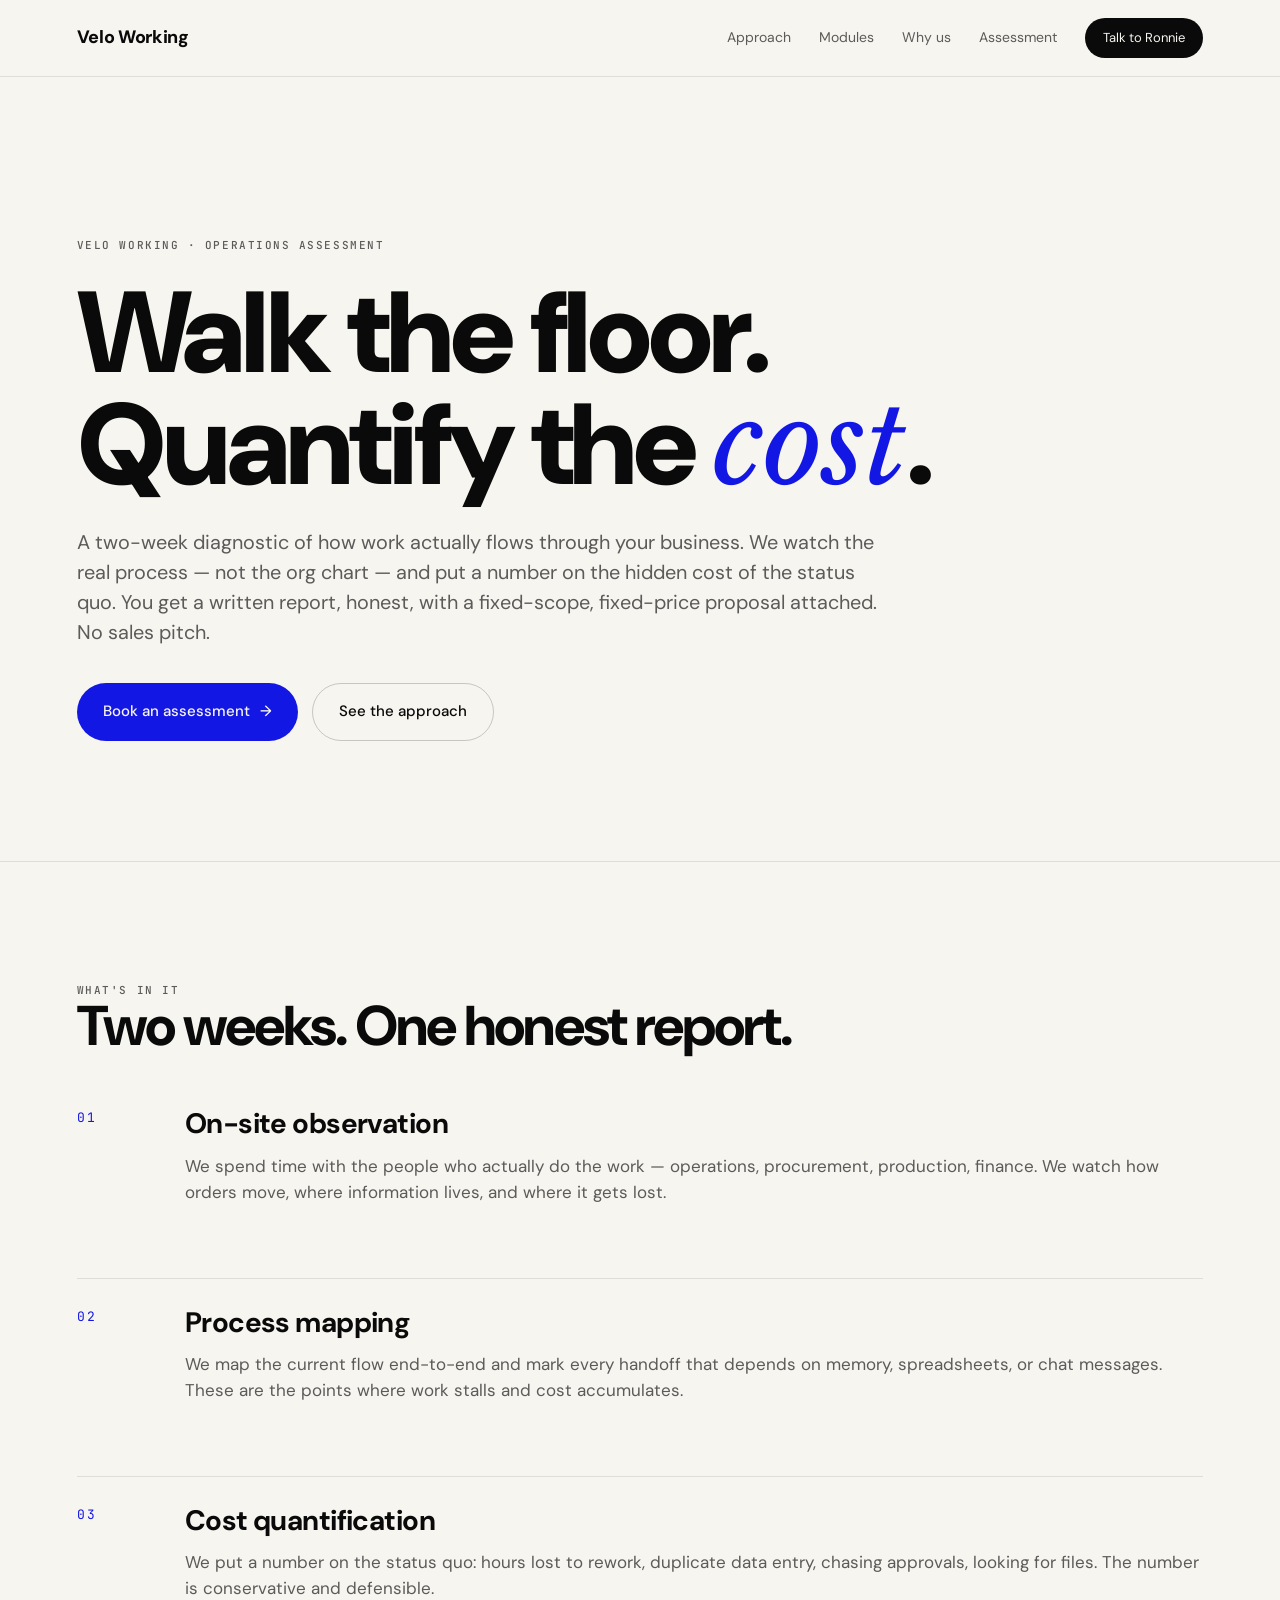
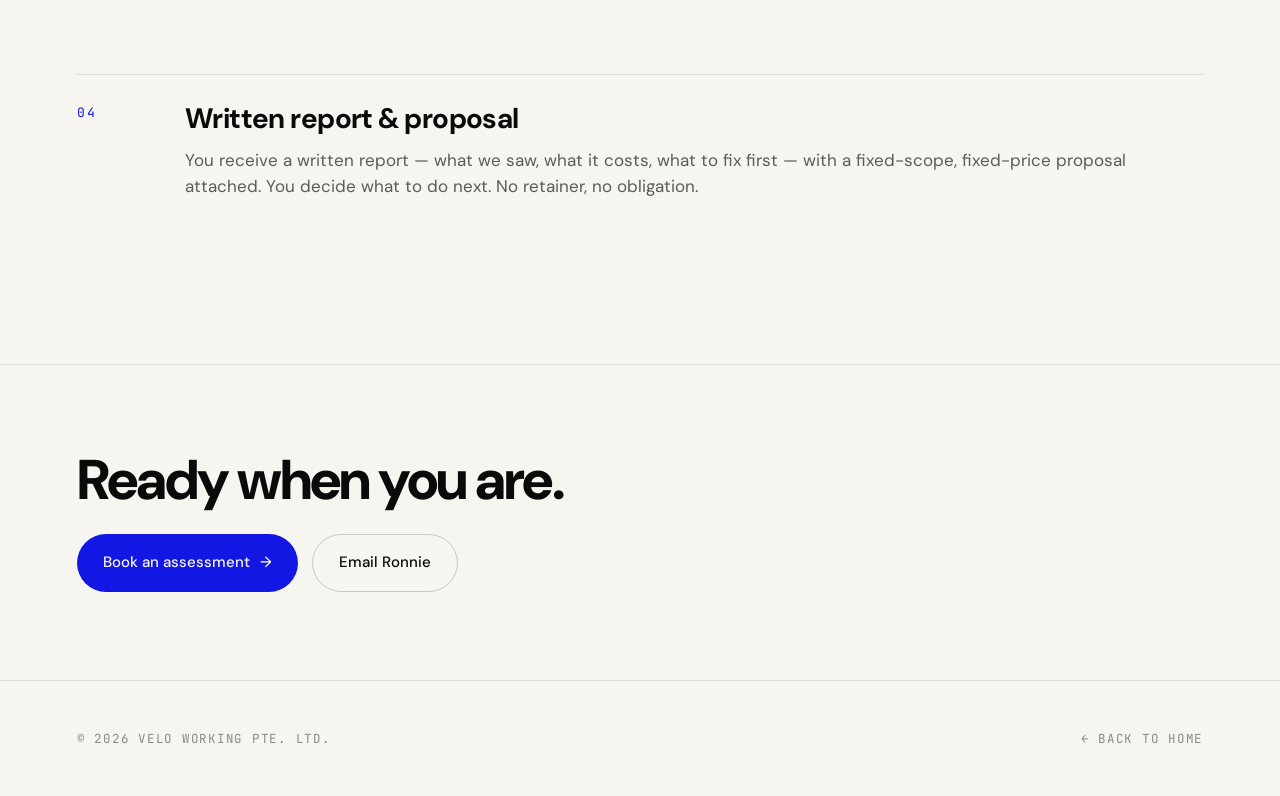
<file: assessment.html>
<!doctype html>
<html lang="en">
<head>
<meta charset="utf-8" />
<meta name="viewport" content="width=device-width, initial-scale=1, viewport-fit=cover" />
<title>Assessment — Velo Working</title>

<meta name="description" content="Book a Velo Working operations assessment. A two-week diagnostic of how work actually flows through your business — written report, fixed-fee proposal, no sales pitch." />
<link rel="canonical" href="https://www.veloworking.com/assessment.html" />

<link rel="preconnect" href="https://fonts.googleapis.com" />
<link rel="preconnect" href="https://fonts.gstatic.com" crossorigin />
<link href="https://fonts.googleapis.com/css2?family=DM+Sans:ital,wght@0,300;0,400;0,500;0,700;0,800;0,900;1,400&family=Libre+Baskerville:ital,wght@1,400&family=JetBrains+Mono:wght@400;500&display=swap" rel="stylesheet" />

<link rel="icon" type="image/svg+xml" href="data:image/svg+xml,%3Csvg xmlns='http://www.w3.org/2000/svg' viewBox='0 0 32 32'%3E%3Crect width='32' height='32' fill='%23F7F5F0'/%3E%3Cg fill='%230A0A0A'%3E%3Crect x='14.5' y='6' width='3' height='20'/%3E%3Cpath d='M16 4 L10 10 L22 10 Z'/%3E%3Cpath d='M16 28 L10 22 L22 22 Z'/%3E%3Cpath d='M4 16 L10 10 L10 22 Z'/%3E%3Cpath d='M28 16 L22 10 L22 22 Z'/%3E%3C/g%3E%3C/svg%3E" />

<style>
:root {
  --ink: #0A0A0A;
  --paper: #F7F5F0;
  --paper-soft: #EDEAE2;
  --blue: #1317E4;
  --bg: var(--paper);
  --fg: var(--ink);
  --fg-dim: rgba(10, 10, 10, 0.66);
  --fg-ghost: rgba(10, 10, 10, 0.46);
  --rule: rgba(10, 10, 10, 0.10);
  --rule-strong: rgba(10, 10, 10, 0.20);
  --f-display: "DM Sans", system-ui, sans-serif;
  --f-accent: "Libre Baskerville", Georgia, serif;
  --f-body: "DM Sans", system-ui, sans-serif;
  --f-mono: "JetBrains Mono", ui-monospace, monospace;
  --max: 1440px;
  --gut: clamp(24px, 6vw, 120px);
}

*, *::before, *::after { box-sizing: border-box; }
html { scroll-behavior: smooth; -webkit-font-smoothing: antialiased; }
body {
  margin: 0; background: var(--bg); color: var(--fg);
  font-family: var(--f-body); font-size: 17px; line-height: 1.55;
}
a { color: inherit; text-decoration: none; }

.wrap { max-width: var(--max); margin: 0 auto; padding-left: var(--gut); padding-right: var(--gut); }

.mono {
  font-family: var(--f-mono); font-size: 11px; font-weight: 500;
  letter-spacing: 0.14em; text-transform: uppercase; color: var(--fg-dim);
}

.italic-accent { font-family: var(--f-accent); font-style: italic; font-weight: 400; letter-spacing: -0.01em; }
.accent--blue { color: var(--blue); }

h1, h2 { margin: 0; font-family: var(--f-display); font-weight: 800; letter-spacing: -0.035em; line-height: 0.96; color: var(--fg); }
h1 { font-size: clamp(48px, 9vw, 120px); font-weight: 900; }
h2 { font-size: clamp(32px, 4.5vw, 56px); }
p { margin: 0 0 1rem; }

.cta {
  display: inline-flex; align-items: center; gap: 10px;
  padding: 16px 26px; border-radius: 999px;
  font-weight: 500; font-size: 15px; white-space: nowrap;
  transition: transform 180ms ease, background 180ms ease, border-color 180ms ease;
}
.cta--primary { background: var(--blue); color: var(--paper); }
.cta--primary:hover { transform: translateY(-2px); }
.cta--ghost { border: 1px solid var(--rule-strong); color: var(--fg); }
.cta--ghost:hover { border-color: var(--fg); }
.cta .arr { display: inline-block; transition: transform 220ms ease; }
.cta:hover .arr { transform: translateX(4px); }

.nav { position: sticky; top: 0; z-index: 50; background: rgba(247, 245, 240, 0.85); backdrop-filter: saturate(140%) blur(10px); border-bottom: 1px solid var(--rule); }
.nav__inner { display: flex; align-items: center; justify-content: space-between; gap: 32px; padding-top: 18px; padding-bottom: 18px; }
.logo { font-family: var(--f-display); font-weight: 800; letter-spacing: -0.02em; font-size: 18px; }
.nav__links { display: flex; align-items: center; gap: 28px; }
.nav__link { font-size: 14px; color: var(--fg-dim); transition: color 180ms ease; }
.nav__link:hover { color: var(--fg); }
.nav__cta {
  background: var(--ink); color: var(--paper); padding: 10px 18px;
  border-radius: 999px; font-size: 13px; transition: background 180ms ease;
}
.nav__cta:hover { background: var(--blue); }
@media (max-width: 760px) { .nav__links a:not(.nav__cta) { display: none; } }

.hero { padding: clamp(80px, 14vw, 160px) 0 clamp(60px, 10vw, 120px); }
.hero__eyebrow { margin-bottom: 24px; }
.hero h1 { margin-bottom: 28px; max-width: 18ch; }
.hero p { font-size: clamp(18px, 1.55vw, 22px); line-height: 1.5; color: var(--fg-dim); max-width: 58ch; margin-bottom: 36px; }
.hero__ctas { display: flex; flex-wrap: wrap; gap: 14px; }

.section { padding: clamp(64px, 10vw, 120px) 0; border-top: 1px solid var(--rule); }
.section__head { max-width: 64ch; margin-bottom: 56px; }
.section__eyebrow { margin-bottom: 18px; }

.steps { display: grid; gap: 28px; }
.step { display: grid; grid-template-columns: 80px 1fr; gap: 28px; padding: 28px 0; border-top: 1px solid var(--rule); }
.step:first-child { border-top: 0; padding-top: 0; }
.step__num { font-family: var(--f-mono); font-size: 13px; color: var(--blue); letter-spacing: 0.14em; }
.step h2 { font-size: clamp(22px, 2.2vw, 32px); font-weight: 700; letter-spacing: -0.02em; line-height: 1.15; margin-bottom: 12px; }
.step p { color: var(--fg-dim); }
@media (max-width: 600px) { .step { grid-template-columns: 1fr; gap: 10px; } }

.cta-block { padding: clamp(48px, 8vw, 88px) 0; border-top: 1px solid var(--rule); }
.cta-block h2 { max-width: 22ch; margin-bottom: 28px; }
.cta-block .ctas { display: flex; flex-wrap: wrap; gap: 14px; }

.footer { border-top: 1px solid var(--rule); padding: 48px 0; color: var(--fg-ghost); font-family: var(--f-mono); font-size: 12.5px; letter-spacing: 0.06em; text-transform: uppercase; display: flex; justify-content: space-between; flex-wrap: wrap; gap: 12px; }
.footer a { color: var(--fg-ghost); }
.footer a:hover { color: var(--fg); }
</style>
</head>

<body>

<nav class="nav">
  <div class="wrap nav__inner">
    <a href="index.html" class="logo">Velo Working</a>
    <div class="nav__links">
      <a href="index.html#approach" class="nav__link">Approach</a>
      <a href="index.html#modules" class="nav__link">Modules</a>
      <a href="index.html#positioning" class="nav__link">Why us</a>
      <a href="assessment.html" class="nav__link">Assessment</a>
      <a href="https://wa.me/6598943004?text=Hi%20Ronnie%20%E2%80%94%20I%27d%20like%20to%20book%20an%20operations%20assessment." class="nav__cta" target="_blank" rel="noopener">Talk to Ronnie</a>
    </div>
  </div>
</nav>

<section class="hero">
  <div class="wrap">
    <div class="mono hero__eyebrow">Velo Working · Operations assessment</div>
    <h1>Walk the floor. Quantify the <span class="italic-accent accent--blue">cost</span>.</h1>
    <p>A two-week diagnostic of how work actually flows through your business. We watch the real process — not the org chart — and put a number on the hidden cost of the status quo. You get a written report, honest, with a fixed-scope, fixed-price proposal attached. No sales pitch.</p>
    <div class="hero__ctas">
      <a href="https://wa.me/6598943004?text=Hi%20Ronnie%20%E2%80%94%20I%27d%20like%20to%20book%20an%20operations%20assessment." class="cta cta--primary" target="_blank" rel="noopener">Book an assessment <span class="arr">→</span></a>
      <a href="index.html#approach" class="cta cta--ghost">See the approach</a>
    </div>
  </div>
</section>

<section class="section">
  <div class="wrap">
    <div class="section__head">
      <div class="mono">What's in it</div>
      <h2>Two weeks. One honest report.</h2>
    </div>

    <div class="steps">
      <div class="step">
        <div class="step__num">01</div>
        <div>
          <h2>On-site observation</h2>
          <p>We spend time with the people who actually do the work — operations, procurement, production, finance. We watch how orders move, where information lives, and where it gets lost.</p>
        </div>
      </div>
      <div class="step">
        <div class="step__num">02</div>
        <div>
          <h2>Process mapping</h2>
          <p>We map the current flow end-to-end and mark every handoff that depends on memory, spreadsheets, or chat messages. These are the points where work stalls and cost accumulates.</p>
        </div>
      </div>
      <div class="step">
        <div class="step__num">03</div>
        <div>
          <h2>Cost quantification</h2>
          <p>We put a number on the status quo: hours lost to rework, duplicate data entry, chasing approvals, looking for files. The number is conservative and defensible.</p>
        </div>
      </div>
      <div class="step">
        <div class="step__num">04</div>
        <div>
          <h2>Written report &amp; proposal</h2>
          <p>You receive a written report — what we saw, what it costs, what to fix first — with a fixed-scope, fixed-price proposal attached. You decide what to do next. No retainer, no obligation.</p>
        </div>
      </div>
    </div>
  </div>
</section>

<section class="cta-block">
  <div class="wrap">
    <h2>Ready when you are.</h2>
    <div class="ctas">
      <a href="https://wa.me/6598943004?text=Hi%20Ronnie%20%E2%80%94%20I%27d%20like%20to%20book%20an%20operations%20assessment." class="cta cta--primary" target="_blank" rel="noopener">Book an assessment <span class="arr">→</span></a>
      <a href="mailto:ronnie.yap@veloworking.com" class="cta cta--ghost">Email Ronnie</a>
    </div>
  </div>
</section>

<footer class="footer">
  <div class="wrap" style="display: flex; justify-content: space-between; flex-wrap: wrap; gap: 12px; width: 100%;">
    <span>© 2026 Velo Working Pte. Ltd.</span>
    <a href="index.html">← Back to home</a>
  </div>
</footer>

</body>
</html>
</file>
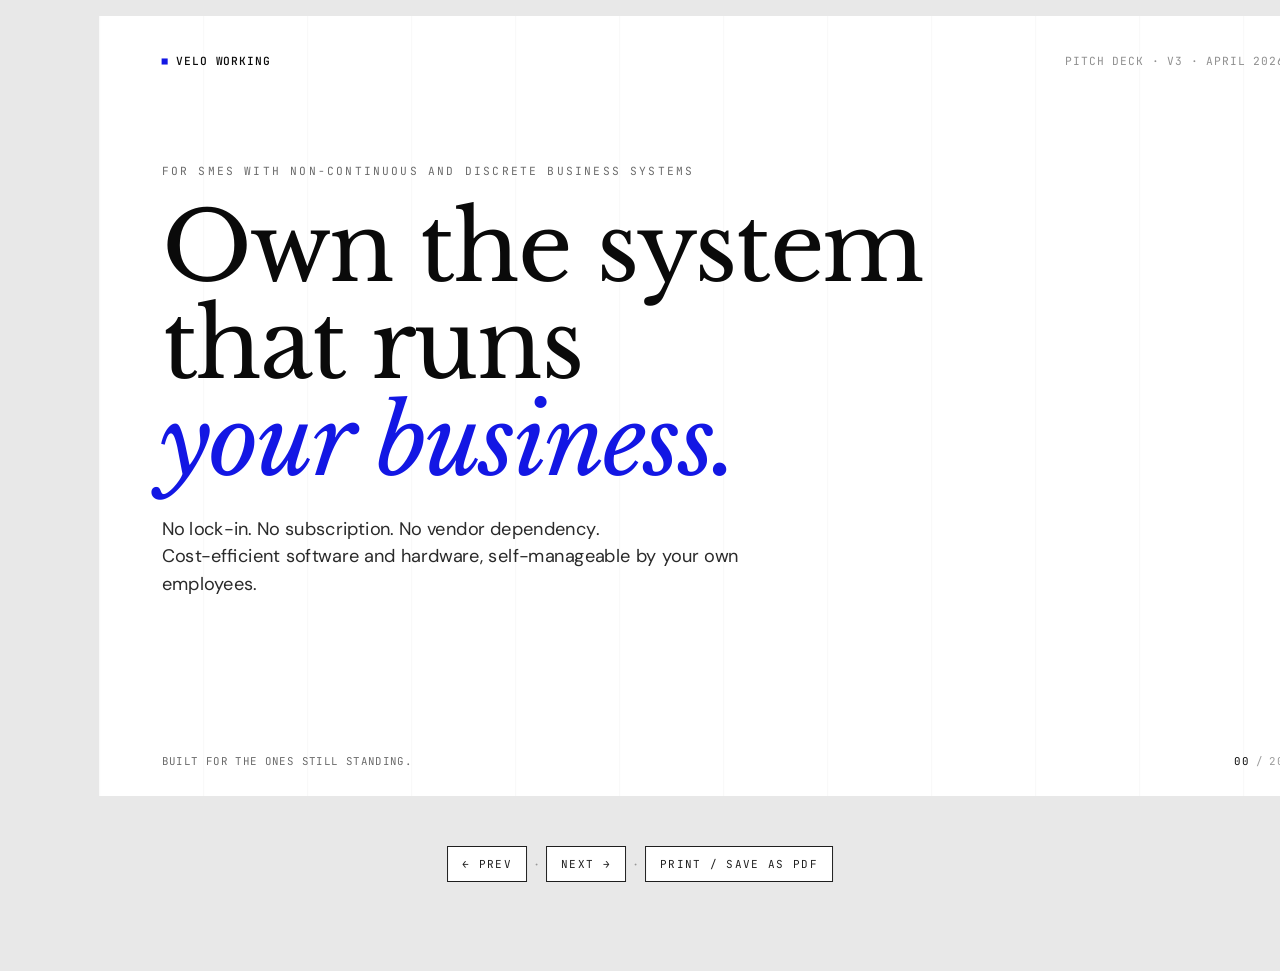
<file: Pitch Deck.html>
<!doctype html>
<html lang="en">
<head>
<meta charset="utf-8" />
<meta name="viewport" content="width=device-width, initial-scale=1" />
<title>Velo Working · Pitch Deck v3 · Print Edition</title>
<link rel="preconnect" href="https://fonts.googleapis.com" />
<link rel="preconnect" href="https://fonts.gstatic.com" crossorigin />
<link href="https://fonts.googleapis.com/css2?family=Libre+Baskerville:ital,wght@0,400;0,700;1,400&family=DM+Sans:opsz,wght@9..40,300;9..40,400;9..40,500;9..40,600;9..40,700&family=JetBrains+Mono:wght@400;500;700&display=swap" rel="stylesheet" />
<style>
:root{
  --ink:#0A0A0A;
  --ink-soft:#2a2a2a;
  --paper:#FFFFFF;
  --paper-soft:#FAFAFA;
  --paper-line:#D9D4C7;
  --rule:#1f1f1f;
  --rule-soft:#cfcfcf;
  --blue:#1317E4;
  --blue-soft:#5b5fee;
  --muted:#6b6b6b;
  --muted-light:#9a9a9a;
  --serif:"Libre Baskerville", Georgia, serif;
  --sans:"DM Sans", ui-sans-serif, system-ui, sans-serif;
  --mono:"JetBrains Mono", ui-monospace, monospace;
}

*{box-sizing:border-box; margin:0; padding:0}
html,body{height:100%; width:100%}
body{
  font-family:var(--sans);
  background:#e8e8e8;
  color:var(--ink);
  -webkit-font-smoothing:antialiased;
  -moz-osx-font-smoothing:grayscale;
  overflow-x:hidden;
  overflow-y:auto;
}

.deck-wrapper{
  min-height:100vh; width:100%;
  display:flex; align-items:flex-start; justify-content:center;
  padding:16px 0;
}
.scale-wrap{
  position:relative;
  transform-origin:top center;
}
.stage{
  width:1440px;
  min-height:900px;
  position:relative;
  background:#fff;
}

.slide{
  position:absolute; top:0; left:0;
  width:1440px; min-height:900px;
  display:flex; flex-direction:column;
  padding:44px 72px 32px;
  opacity:0; pointer-events:none;
  transition:opacity .35s ease;
  background:var(--paper);
  color:var(--ink);
}
.slide.is-active{opacity:1; pointer-events:auto; z-index:2; position:relative}

/* All slides white now */
.bg-ink, .bg-paper, .bg-paper-soft{ background:var(--paper); color:var(--ink); }

/* CHROME */
.chrome{
  display:flex; justify-content:space-between; align-items:flex-start;
  font-family:var(--mono); font-size:13px; letter-spacing:.08em; text-transform:uppercase;
  color:var(--muted);
}
.chrome .brand{display:flex; align-items:center; gap:10px; color:var(--ink); font-weight:500}
.chrome .brand .dot{width:7px; height:7px; display:inline-block; background:var(--blue)}
.chrome .act{opacity:.75}

/* FOOTER */
.footer{
  display:flex; justify-content:space-between; align-items:flex-end;
  font-family:var(--mono); font-size:12.5px; letter-spacing:.1em; text-transform:uppercase;
  margin-top:auto;
  color:var(--muted);
}
.footer .num{display:flex; gap:6px; align-items:center; color:var(--ink)}
.footer .num .hl{color:var(--blue); font-style:normal}

/* RULES */
.hairline{height:1px; background:var(--rule-soft); margin:18px 0 28px}
.hairline-blue{height:1px; width:64px; margin:28px 0 18px !important; background:var(--blue)}

/* EYEBROW */
.eyebrow{
  font-family:var(--mono);
  font-size:13px; letter-spacing:.18em; text-transform:uppercase;
  margin-bottom:20px;
  color:var(--blue);
}

/* DISPLAY */
.display{
  font-family:var(--serif);
  font-weight:400;
  line-height:1.02;
  letter-spacing:-.02em;
  color:var(--ink);
}
.display-xl{font-size:110px}
.display-lg{font-size:72px}
.display-md{font-size:44px}
.display-sm{font-size:30px}

.italic{font-style:italic; color:var(--blue)}

.body{font-family:var(--sans); font-weight:400; line-height:1.55; font-size:18px; color:var(--ink-soft)}
.body-lg{font-family:var(--sans); font-weight:400; line-height:1.5; font-size:21px; color:var(--ink-soft)}
.body-sm{font-family:var(--sans); font-weight:400; line-height:1.55; font-size:16px; color:var(--ink-soft)}
.mono{font-family:var(--mono); letter-spacing:.04em}
.caps{text-transform:uppercase; letter-spacing:.14em; font-size:13.5px}

.row{display:flex; gap:32px}
.col{display:flex; flex-direction:column}
.grid-2{display:grid; grid-template-columns:1fr 1fr; gap:56px}
.grid-3{display:grid; grid-template-columns:repeat(3,1fr); gap:40px}
.grid-4{display:grid; grid-template-columns:repeat(4,1fr); gap:32px}
.stack-sm>*+*{margin-top:10px}
.stack-md>*+*{margin-top:20px}
.stack-lg>*+*{margin-top:32px}
.fill{flex:1}
.ml-auto{margin-left:auto}

.ring{
  width:42px; height:42px; border-radius:50%;
  border:1.5px solid var(--blue);
  display:inline-flex; align-items:center; justify-content:center;
  font-family:var(--mono); font-size:14px; font-weight:500;
  flex-shrink:0;
  color:var(--blue);
}

/* HUD (only on screen) */
.hud{
  position:fixed; bottom:18px; left:50%; transform:translateX(-50%);
  display:flex; gap:8px; z-index:100;
}
.hud button{
  font-family:var(--mono); font-size:11px; letter-spacing:.12em; text-transform:uppercase;
  border:1px solid #1f1f1f; background:#fff; color:#1f1f1f;
  padding:10px 14px; cursor:pointer;
  transition:all .15s ease;
}
.hud button:hover{background:var(--blue); color:#fff; border-color:var(--blue)}
.hud .sep{opacity:.4; align-self:center; color:#1f1f1f}
.progress{
  position:fixed; top:0; left:0; height:2px; background:var(--blue);
  z-index:30; width:0%; transition:width .3s ease;
}

/* Cover grid lines — light gray, prints near-zero ink */
.cover-grid-lines{
  position:absolute; inset:0; pointer-events:none; opacity:.7;
  background-image:linear-gradient(to right, rgba(0,0,0,.04) 1px, transparent 1px);
  background-size:calc(100% / 12) 100%;
}

/* STAT BLOCKS */
.stat-block{display:flex; flex-direction:column; gap:6px}
.stat-block .pct{
  font-family:var(--serif); font-weight:400;
  font-size:140px; line-height:.88; letter-spacing:-.03em;
  color:var(--ink);
}
.stat-block .pct sup{font-size:.5em; font-weight:400; vertical-align:top; margin-left:4px; color:var(--blue)}
.stat-block .label{font-family:var(--sans); font-size:16px; line-height:1.45; max-width:280px; color:var(--ink-soft)}
.stat-block .source{
  font-family:var(--mono); font-size:12px; opacity:.7; letter-spacing:.12em; text-transform:uppercase;
  margin-top:10px; color:var(--muted);
}
.stat-block.compact .pct{font-size:110px}
.stat-block.compact .label{font-size:15px; max-width:260px}

/* PILLAR ROWS */
.pillar-row{
  display:grid; grid-template-columns:120px 1fr; gap:28px;
  padding:22px 0; border-top:1px solid var(--rule-soft);
}
.pillar-row:last-child{border-bottom:1px solid var(--rule-soft)}
.pillar-row .idx{font-family:var(--mono); font-size:13px; letter-spacing:.1em; padding-top:6px; color:var(--blue)}
.pillar-row .body{max-width:62ch}
.pillar-row h4{font-family:var(--serif); font-size:26px; font-weight:400; letter-spacing:-.01em; margin-bottom:10px; color:var(--ink)}

/* COST ROWS */
.cost-row{
  display:grid; grid-template-columns:auto 1fr auto; gap:28px;
  padding:10px 0;
  border-bottom:1px solid var(--rule-soft);
  align-items:center;
}
.cost-row .role{font-family:var(--serif); font-style:italic; font-size:21px; color:var(--ink)}
.cost-row .what{font-size:15.5px; color:var(--ink-soft); max-width:48ch; line-height:1.45}
.cost-row .hours{font-family:var(--serif); font-size:27px; letter-spacing:-.01em; white-space:nowrap; color:var(--ink)}
.cost-row .hours span{font-style:italic; font-size:.68em; display:block; margin-top:1px; color:var(--blue)}

/* FLOW CHAIN */
.flow-chain{
  display:grid;
  grid-template-columns: 1fr 36px 1fr 36px 1fr 36px 1fr;
  gap:0;
  align-items:stretch;
}
.flow-node{
  padding:22px 20px;
  border:1px solid var(--rule-soft);
  background:#fff;
  display:flex; flex-direction:column; gap:10px;
  position:relative;
}
.flow-node::before{
  content:""; position:absolute; top:0; left:0;
  width:100%; height:2px; background:var(--blue);
}
.flow-node .flow-idx{
  font-family:var(--mono); font-size:13px; letter-spacing:.14em; text-transform:uppercase;
  color:var(--blue);
}
.flow-node h5{
  font-family:var(--serif); font-size:22px; font-weight:400; line-height:1.15; letter-spacing:-.01em;
  margin-bottom:2px; min-height:2.3em; color:var(--ink);
}
.flow-node ul{list-style:none; margin-top:4px}
.flow-node ul li{
  font-size:14.5px; line-height:1.45; padding:5px 0; color:var(--ink-soft);
  border-top:1px solid var(--rule-soft);
}
.flow-node ul li:first-child{border-top:none; padding-top:0}
.flow-node ul li::before{content:"— "; color:var(--blue); opacity:.7}
.flow-sep{
  align-self:center; display:flex; justify-content:center; align-items:center;
  font-family:var(--serif); font-style:italic;
  font-size:28px; color:var(--blue);
}
.flow-sep span{display:block; width:100%; text-align:center; letter-spacing:-0.04em}

/* SERVICE / POSITION COLS */
.service-col{
  padding:22px; border:1px solid var(--rule-soft);
  display:flex; flex-direction:column; gap:12px;
  background:#fff;
}
.service-col .tag{font-family:var(--mono); font-size:13px; letter-spacing:.14em; text-transform:uppercase; color:var(--blue)}
.service-col h3{font-family:var(--serif); font-size:24px; font-weight:400; line-height:1.1; letter-spacing:-.015em; color:var(--ink)}
.service-col ul{list-style:none; margin-top:2px}
.service-col ul li{font-size:15.5px; padding:6px 0; border-bottom:1px solid var(--rule-soft); line-height:1.4; color:var(--ink-soft)}
.service-col ul li:last-child{border-bottom:none}

.position-col{display:flex; flex-direction:column; gap:12px; padding-right:24px; position:relative}
.position-col:not(:last-child)::after{
  content:""; position:absolute; right:0; top:0; bottom:0;
  width:1px; background:var(--rule-soft);
}
.position-col .big{
  font-family:var(--serif); font-size:54px; font-weight:400; line-height:1; letter-spacing:-.02em;
  color:var(--blue);
}
.position-col h4{font-family:var(--serif); font-size:22px; font-weight:400; letter-spacing:-.01em; line-height:1.15; color:var(--ink)}
.position-col p{font-size:15.5px; line-height:1.55; color:var(--ink-soft)}
.position-col.dim p{color:var(--ink-soft)}
.position-col.dim .sub{
  font-family:var(--mono); font-size:12.5px; letter-spacing:.12em; text-transform:uppercase;
  color:var(--muted); margin-top:2px;
}

/* CASE GRID */
.case-grid{display:grid; grid-template-columns:200px 1fr 1fr; border-top:1px solid var(--rule-soft)}
.case-grid > div{padding:13px 20px; border-bottom:1px solid var(--rule-soft)}
.case-grid .metric{font-family:var(--mono); font-size:13px; letter-spacing:.1em; text-transform:uppercase; color:var(--muted); align-self:center}
.case-grid .before{font-family:var(--serif); font-style:italic; font-size:19px; color:var(--muted-light)}
.case-grid .after{font-family:var(--serif); font-size:21px; color:var(--blue)}

/* TIER */
.tier{padding:28px; border:1px solid var(--rule-soft); display:flex; flex-direction:column; gap:14px; background:#fff}
.tier .label{font-family:var(--mono); font-size:13px; letter-spacing:.16em; text-transform:uppercase; color:var(--blue)}
.tier .price{font-family:var(--serif); font-size:46px; font-weight:400; line-height:1; letter-spacing:-.02em; color:var(--ink)}
.tier .price small{font-size:.4em; color:var(--muted); margin-left:4px}
.tier h3{font-family:var(--serif); font-size:21px; font-weight:400; line-height:1.2; color:var(--ink)}
.tier ul{list-style:none}
.tier ul li{font-size:15.5px; padding:6px 0; border-bottom:1px solid var(--rule-soft); line-height:1.4; color:var(--ink-soft)}
.tier ul li:last-child{border-bottom:none}
.tier ul li::before{content:"— "; color:var(--blue)}

/* MECHANISM */
.mechanism-grid{display:grid; grid-template-columns:repeat(3,1fr); gap:0; border:1px solid var(--rule-soft)}
.mech-col{padding:22px; border-right:1px solid var(--rule-soft)}
.mech-col:last-child{border-right:none}
.mech-col .tag{font-family:var(--mono); font-size:13px; letter-spacing:.14em; text-transform:uppercase; color:var(--blue); margin-bottom:10px}
.mech-col h3{font-family:var(--serif); font-size:36px; font-weight:400; line-height:1; letter-spacing:-.02em; margin-bottom:12px; color:var(--ink)}
.mech-col .section{margin-top:12px}
.mech-col .section .heading{font-family:var(--mono); font-size:12.5px; letter-spacing:.12em; text-transform:uppercase; color:var(--muted); margin-bottom:5px}
.mech-col .section p{font-size:15.5px; line-height:1.5; color:var(--ink-soft)}

/* CTA */
.cta-btn{
  align-self:flex-start;
  display:inline-flex; align-items:center; gap:14px;
  padding:18px 30px;
  background:#fff; color:var(--blue);
  font-family:var(--mono); font-size:14px; letter-spacing:.14em; text-transform:uppercase;
  border:2px solid var(--blue); cursor:pointer; text-decoration:none;
  transition:transform .15s ease;
}
.cta-btn:hover{transform:translateX(4px)}
.cta-btn .arrow{font-family:var(--serif); font-style:normal; font-size:20px}

.cta-contact{
  display:grid; grid-template-columns:1fr 1fr 1fr; gap:32px;
  padding-top:28px; border-top:1px solid var(--rule-soft); margin-top:32px;
}
.cta-contact .item{display:flex; flex-direction:column; gap:4px}
.cta-contact .item .k{font-family:var(--mono); font-size:12.5px; letter-spacing:.14em; text-transform:uppercase; color:var(--muted)}
.cta-contact .item .v{font-family:var(--serif); font-size:20px; letter-spacing:-.01em; color:var(--ink)}

.pullquote{
  font-family:var(--serif); font-style:italic; font-size:34px;
  line-height:1.2; letter-spacing:-.01em;
  max-width:22ch; color:var(--blue);
}

/* BOXES — outlined, not filled, to save ink */
.box-outline{padding:20px 24px; border:1px solid var(--rule-soft); background:transparent}
.box-blue-line{padding:20px 28px; border-left:3px solid var(--blue); background:transparent}
.box-blue-frame{padding:20px 24px; border:1px solid var(--blue); background:transparent}

.mega-quote{
  font-family:var(--serif); font-style:italic; font-weight:400;
  font-size:130px; line-height:.98; letter-spacing:-.03em;
  color:var(--blue);
}
.mega-quote .mark{font-style:normal; opacity:.4}

/* SOURCES */
.sources-strip{
  display:flex; gap:28px; flex-wrap:wrap;
  padding-top:16px; margin-top:8px;
  border-top:1px solid var(--rule-soft);
  font-family:var(--mono); font-size:11.5px; letter-spacing:.12em; text-transform:uppercase;
  color:var(--muted);
}

/* QUESTION SLIDE */
.q-setup{max-width:72ch; margin-bottom:40px}
.q-setup p{font-family:var(--serif); font-style:italic; font-size:23px; line-height:1.45; color:var(--ink-soft)}
.q-mega{
  font-family:var(--serif); font-style:italic; font-weight:400;
  font-size:118px; line-height:1; letter-spacing:-.025em;
  color:var(--blue); margin-bottom:42px; max-width:24ch;
}
.q-mark{font-style:normal; opacity:.35; margin:0 4px}
.q-meaning{
  display:grid; grid-template-columns:auto 1fr; gap:36px;
  max-width:92ch; padding-top:24px;
  border-top:1px solid var(--rule-soft); align-items:start;
}
.q-meaning .q-label{
  font-family:var(--mono); font-size:12.5px; letter-spacing:.16em; text-transform:uppercase;
  color:var(--muted); padding-top:6px; white-space:nowrap;
}
.q-meaning .q-real{
  font-family:var(--serif); font-style:italic; font-size:30px;
  line-height:1.3; letter-spacing:-.01em; color:var(--ink);
}

/* QA STACK */
.qa-stack{display:flex; flex-direction:column; border-top:1px solid var(--rule-soft)}
.qa-row{
  display:grid; grid-template-columns:50px 1fr 1fr; gap:32px;
  padding:20px 0; border-bottom:1px solid var(--rule-soft); align-items:start;
}
.qa-row .num{font-family:var(--mono); font-size:12.5px; letter-spacing:.16em; color:var(--blue); padding-top:10px}
.qa-row .q{
  font-family:var(--serif); font-style:italic; font-size:23px;
  line-height:1.3; letter-spacing:-.005em; color:var(--muted); padding-top:4px;
}
.qa-row .a{
  font-family:var(--serif); font-size:23px;
  line-height:1.3; letter-spacing:-.005em; color:var(--ink);
  padding-top:4px; padding-left:28px;
  border-left:1px solid var(--rule-soft);
}
.qa-row .a em{font-style:normal; color:var(--blue)}

/* PROBLEM-3 INK-SAVING BOX */
.box-num-frame{
  padding:18px 22px; border:1px solid var(--rule-soft);
}
.box-num-frame .head{font-family:var(--mono); font-size:13px; letter-spacing:.14em; text-transform:uppercase; color:var(--blue); margin-bottom:8px}
.box-num-frame .body{color:var(--ink-soft)}
.box-num-frame.accent{border:1px solid var(--blue)}

/* CASE BEFORE BOXES */
.case-stat{
  display:flex; justify-content:space-between; align-items:center;
  padding:16px 22px; border:1px solid var(--rule-soft);
}
.case-stat .k{font-family:var(--mono); font-size:13px; letter-spacing:.14em; text-transform:uppercase; color:var(--muted); margin-bottom:4px}
.case-stat .v{font-family:var(--serif); font-size:30px; letter-spacing:-.01em; color:var(--ink)}
.case-stat .note{font-family:var(--sans); font-size:14px; color:var(--muted); max-width:22ch; text-align:right; line-height:1.45}
.case-stat.accent{border:1px solid var(--blue)}
.case-stat.accent .k{color:var(--blue)}
.case-stat.accent .v{color:var(--blue); font-style:italic; font-size:22px; line-height:1.3}

/* ============= PRINT STYLES ============= */
@media print{
  /* US Letter @ 72dpi-ish: 1056 x 816, but we set custom size to keep aspect */
  @page{
    size:1440px 900px;
    margin:0;
  }
  html, body{
    background:#fff !important;
    overflow:visible !important;
    width:1440px !important;
    height:auto !important;
  }
  body{ -webkit-print-color-adjust:exact; print-color-adjust:exact; }
  .deck-wrapper{
    position:static !important;
    background:#fff !important;
    display:block !important;
    padding:0 !important;
    width:1440px !important;
  }
  .scale-wrap{
    transform:none !important;
    width:1440px !important;
    height:auto !important;
  }
  .stage{
    transform:none !important;
    width:1440px !important;
    height:auto !important;
    background:#fff !important;
  }
  .slide{
    position:relative !important;
    opacity:1 !important;
    pointer-events:auto !important;
    page-break-after:always !important;
    break-after:page !important;
    page-break-inside:avoid !important;
    break-inside:avoid !important;
    width:1440px !important;
    height:900px !important;
    min-height:900px !important;
    max-height:900px !important;
    overflow:hidden !important;
    background:#fff !important;
    transition:none !important;
  }
  .slide:last-child{
    page-break-after:auto !important;
    break-after:auto !important;
  }
  .hud, .progress{display:none !important}

  /* Crisper print contrast on rules */
  .hairline, .hairline-blue,
  .pillar-row, .cost-row, .case-grid > div,
  .qa-row, .flow-node, .service-col,
  .tier, .mech-col, .case-stat, .box-outline,
  .box-num-frame, .position-col:not(:last-child)::after{
    -webkit-print-color-adjust:exact;
    print-color-adjust:exact;
  }
}

/* Force-print helper class */
.printing .slide{
  position:relative !important;
  opacity:1 !important;
  pointer-events:auto !important;
}
</style>
</head>
<body>

<div class="progress" id="progress"></div>

<div class="deck-wrapper">
<div class="scale-wrap" id="scaleWrap">
<div class="stage" id="stage">

<!-- 00 COVER -->
<section class="slide is-active" data-act="Cover">
  <div class="cover-grid-lines"></div>
  <div class="chrome">
    <div class="brand"><span class="dot"></span><span>Velo Working</span></div>
    <div class="act">Pitch Deck · v3 · April 2026</div>
  </div>

  <div style="margin-top:110px">
    <div class="mono" style="font-size:13px; letter-spacing:.2em; color:var(--muted); text-transform:uppercase; margin-bottom:24px">For SMEs with non-continuous and discrete business systems</div>
    <h1 class="display display-xl" style="max-width:16ch">Own the system<br/>that runs<br/><span class="italic">your business.</span></h1>
  </div>
  <p class="body-lg" style="max-width:54ch; margin-top:28px">
    No lock-in. No subscription. No vendor dependency.<br/>
    Cost-efficient software and hardware, self-manageable by your own employees.
  </p>

  <div class="footer">
    <div class="mono">Built for the ones still standing.</div>
    <div class="num"><span>00</span> <span style="opacity:.4">/</span> <span style="opacity:.4">20</span></div>
  </div>
</section>

<!-- 01 ABOUT US -->
<section class="slide" data-act="About">
  <div class="chrome">
    <div class="brand"><span class="dot"></span><span>Velo Working</span></div>
    <div class="act">About · 01</div>
  </div>

  <div class="hairline-blue"></div>
  <div class="eyebrow">About Us</div>

  <p class="display display-md" style="font-weight:400; line-height:1.25; letter-spacing:-.01em; max-width:46ch; margin-bottom:28px">
    <strong style="font-weight:700">Velo Working helps SMEs with non-continuous and discrete business systems</strong> — providing a full solution in automating and digitising their operations, by setting up <strong style="font-weight:700">no-code-based software and hardware</strong> that is <strong style="font-weight:700">cost-efficient</strong> and <strong style="font-weight:700">self-manageable by their own employees</strong>.
  </p>

  <div class="grid-2" style="gap:48px; margin-top:auto; align-items:start">
    <div>
      <div class="mono caps" style="color:var(--blue); margin-bottom:14px">The result — in the owner's own words</div>
      <div class="stack-sm">
        <p class="body-lg" style="font-family:var(--serif); font-style:italic; line-height:1.35">Stops finding out problems after the damage is done.</p>
        <p class="body-lg" style="font-family:var(--serif); font-style:italic; line-height:1.35">Stops guessing if the numbers are real.</p>
        <p class="body-lg" style="font-family:var(--serif); font-style:italic; line-height:1.35">Stops losing everything every time someone walks out the door.</p>
      </div>
    </div>
    <div class="box-blue-line">
      <p class="body-lg" style="font-family:var(--serif); font-style:italic; color:var(--blue); line-height:1.3">
        We sell the labour. You own everything else — the software, the data, the server, the workflows.
      </p>
    </div>
  </div>

  <div class="footer" style="margin-top:28px">
    <div class="mono">One sentence. The whole positioning.</div>
    <div class="num"><span class="hl">01</span> <span style="opacity:.4">/</span> <span style="opacity:.4">20</span></div>
  </div>
</section>

<!-- 02 SMEs ARE THE ECONOMY -->
<section class="slide" data-act="Act 1">
  <div class="chrome">
    <div class="brand"><span class="dot"></span><span>Velo Working</span></div>
    <div class="act">Act 1 · Ordinary World · 02</div>
  </div>

  <div class="hairline-blue"></div>
  <div class="eyebrow">The ground beneath the economy</div>
  <h2 class="display display-lg" style="max-width:22ch; margin-bottom:48px">
    SMEs aren't a footnote<br/>to the economy.<br/>
    <span class="italic">They are the economy.</span>
  </h2>

  <div class="grid-4" style="margin-top:auto">
    <div class="stat-block">
      <div class="pct">99<sup>%</sup></div>
      <div class="label">of all enterprises in Singapore are SMEs.</div>
      <div class="source">Enterprise Singapore</div>
    </div>
    <div class="stat-block">
      <div class="pct">70<sup>%</sup></div>
      <div class="label">of Singapore's workforce is employed by SMEs.</div>
      <div class="source">MTI 2025</div>
    </div>
    <div class="stat-block">
      <div class="pct">97<sup>%</sup></div>
      <div class="label">of all enterprises in Malaysia are SMEs.</div>
      <div class="source">SME Corp Malaysia</div>
    </div>
    <div class="stat-block">
      <div class="pct">~48<sup>%</sup></div>
      <div class="label">combined GDP contribution across Singapore and Malaysia.</div>
      <div class="source">MTI / BNM 2025</div>
    </div>
  </div>

  <div class="footer" style="margin-top:32px">
    <div class="mono">Precision machinists. Second-gen traders. Stamping shops. The engine of the economy.</div>
    <div class="num"><span class="hl">02</span> <span style="opacity:.4">/</span> <span style="opacity:.4">20</span></div>
  </div>
</section>

<!-- 03 PARADOX -->
<section class="slide" data-act="Act 1 · Paradox">
  <div class="chrome">
    <div class="brand"><span class="dot"></span><span>Velo Working</span></div>
    <div class="act">Act 1 · The Paradox · 03</div>
  </div>

  <div class="hairline-blue"></div>
  <div class="eyebrow">Research · Why digitalisation rarely sticks</div>

  <h2 class="display display-lg" style="max-width:22ch; margin-bottom:48px">
    They want it.<br/>
    <span class="italic">Very few make it stick.</span>
  </h2>

  <div class="grid-4" style="margin-top:auto">
    <div class="stat-block compact">
      <div class="pct">83<sup>%</sup></div>
      <div class="label">of SMEs in Singapore have a digital transformation strategy in place.</div>
      <div class="source">ASME · SME Digital Study</div>
    </div>
    <div class="stat-block compact">
      <div class="pct">~40<sup>%</sup></div>
      <div class="label">of those SMEs consider their digital efforts a success.</div>
      <div class="source">ASME · SME Digital Study</div>
    </div>
    <div class="stat-block compact">
      <div class="pct">70<sup>–</sup><span style="font-size:.68em">85%</span></div>
      <div class="label">of ERP projects fail on cost, schedule, or fit with the actual business.</div>
      <div class="source">Peer-reviewed ERP research</div>
    </div>
    <div class="stat-block compact">
      <div class="pct">58<sup>%</sup></div>
      <div class="label">of SG businesses cite high cost of technology adoption as the primary barrier.</div>
      <div class="source">SBF Business Survey 2025</div>
    </div>
  </div>

  <div class="box-blue-frame" style="margin-top:36px; max-width:100ch">
    <p class="body-lg" style="font-family:var(--serif); font-style:italic; color:var(--blue); line-height:1.3">
      The intent is there. The outcome rarely is. Between the strategy deck and the shop floor — something breaks.
    </p>
  </div>

  <div class="footer" style="margin-top:auto">
    <div class="mono">Strategy on paper. No execution on the ground.</div>
    <div class="num"><span class="hl">03</span> <span style="opacity:.4">/</span> <span style="opacity:.4">20</span></div>
  </div>
</section>

<!-- 04 UNSERVED MARKET -->
<section class="slide" data-act="Act 1 · Market Gap">
  <div class="chrome">
    <div class="brand"><span class="dot"></span><span>Velo Working</span></div>
    <div class="act">Act 1 · The Unserved Market · 04</div>
  </div>

  <div class="hairline-blue"></div>
  <div class="eyebrow">The market gap</div>

  <h2 class="display display-lg" style="max-width:26ch; margin-bottom:24px">
    Hundreds of thousands of SMEs.<br/>
    <span class="italic">The biggest players still can't fit.</span>
  </h2>

  <p class="body-lg" style="max-width:86ch; margin-bottom:40px">
    The large ERP platforms, the Tier-1 consultancies, the global implementation partners — all focus elsewhere. Not because they don't see the SME market. Because their structure cannot serve it profitably.
  </p>

  <div class="grid-3" style="gap:44px; margin-top:auto">
    <div class="position-col dim">
      <div class="big">01</div>
      <h4>Price floor.</h4>
      <p>Enterprise consultants charge S$200–550 per hour. Professional services typically run 100–200% of annual software licence fees. A 30-person SME cannot absorb a six-figure bill — and a Tier-1 vendor cannot profitably quote below its own fixed cost base.</p>
      <div class="sub">Industry rates · Panorama Consulting</div>
    </div>
    <div class="position-col dim">
      <div class="big">02</div>
      <h4>Product built for someone else.</h4>
      <p>Modules are built around idealised enterprise workflows: standardised inputs, clean master data, uniform roles. SME operations are messier — varied processes, tribal knowledge, non-standard work. The system does not bend. The SME is told to. Most can't afford to.</p>
      <div class="sub">ERP-in-SME literature · MDPI 2021, 2016</div>
    </div>
    <div class="position-col dim">
      <div class="big">03</div>
      <h4>Incentive misalignment.</h4>
      <p>Vendor revenue is licence + hosting + annual maintenance — paid whether the client sees value or not. "Finishing" is not the goal. Dependency is the business model. A client who finishes and self-manages is a customer lost.</p>
      <div class="sub">Observed across ERP disasters · CIO</div>
    </div>
  </div>

  <div class="box-blue-line" style="margin-top:32px; max-width:100ch">
    <p class="body-lg" style="font-family:var(--serif); font-style:italic">
      The biggest opportunity in the SG–MY digital economy is also the one the biggest players <span style="color:var(--blue)">have the hardest time capturing.</span>
    </p>
  </div>

  <div class="sources-strip">
    <span>Sources:</span>
    <span>SBF National Business Survey 2025</span>
    <span>IMDA Digital Acceleration Index 2023–24</span>
    <span>Panorama Consulting · Software Path</span>
    <span>MDPI ERP-in-SME research</span>
  </div>

  <div class="footer" style="margin-top:20px">
    <div class="mono">Big reach. Wrong structure. Wrong price. Wrong incentive.</div>
    <div class="num"><span class="hl">04</span> <span style="opacity:.4">/</span> <span style="opacity:.4">20</span></div>
  </div>
</section>

<!-- 05 STRUCTURAL FIT -->
<section class="slide" data-act="Act 1 · Structural Fit">
  <div class="chrome">
    <div class="brand"><span class="dot"></span><span>Velo Working</span></div>
    <div class="act">Act 1 · Our Structural Fit · 05</div>
  </div>

  <div class="hairline-blue"></div>
  <div class="eyebrow">Why we fit — structurally</div>

  <h2 class="display display-lg" style="max-width:24ch; margin-bottom:24px">
    Three advantages.<br/>
    <span class="italic">Not strategy. Structure.</span>
  </h2>

  <p class="body-lg" style="max-width:86ch; margin-bottom:40px">
    We don't serve the SME market because we decided it was underserved. We serve it because our entire company is built to — and we would be unprofitable trying to do anything else.
  </p>

  <div class="grid-3" style="gap:44px; margin-top:auto">
    <div class="position-col">
      <div class="big">01</div>
      <h4>Lean cost base.</h4>
      <p>No licence revenue to protect. No office-tower overhead to fund. Specialist engineers sourced globally, where cost-to-capability is strongest. The advantage is passed through to the client — not pocketed as margin. Our S$8,000 fixed scope is not a discount. It is our natural price.</p>
    </div>
    <div class="position-col">
      <div class="big">02</div>
      <h4>Engineering fit.</h4>
      <p>We are engineers. Not IT consultants. Not business graduates with a factory manual. We have wired panels, debugged production lines, walked shop floors at 2am. When we configure an inventory module, we know where the physical bins sit. The system bends to your operation — not the other way around.</p>
    </div>
    <div class="position-col">
      <div class="big">03</div>
      <h4>Aligned incentive.</h4>
      <p>We earn from work delivered. No licence markups, no platform commissions, no annual maintenance contracts. When the work is done, we leave. You own the software, the server, the data, the workflows. That alignment is why SMEs finally trust us to actually finish.</p>
    </div>
  </div>

  <div class="box-blue-line" style="margin-top:32px; max-width:100ch">
    <p class="body-lg" style="font-family:var(--serif); font-style:italic">
      先为不可胜,以待敌之可胜 <span style="color:var(--muted)">—</span> <span style="color:var(--blue)">First make yourself unbeatable in structure. Then wait.</span>
    </p>
  </div>

  <div class="footer" style="margin-top:auto">
    <div class="mono">Specialist doctor. Not salesman. Built to serve — at a price that works.</div>
    <div class="num"><span class="hl">05</span> <span style="opacity:.4">/</span> <span style="opacity:.4">20</span></div>
  </div>
</section>

<!-- 06 PROBLEM 1 -->
<section class="slide" data-act="Act 1 · Problem 1">
  <div class="chrome">
    <div class="brand"><span class="dot"></span><span>Velo Working</span></div>
    <div class="act">Act 1 · The Problem · 06</div>
  </div>

  <div class="hairline-blue"></div>
  <div class="eyebrow">Problem 01 of 03</div>
  <h2 class="display display-lg" style="max-width:20ch; margin-bottom:40px">
    You can't uphold<br/>your own <span class="italic">data, knowledge, and history.</span>
  </h2>

  <div class="col" style="gap:0">
    <div class="pillar-row">
      <div class="idx">01 — Can't learn</div>
      <div>
        <h4>The same problem keeps repeating.</h4>
        <p class="body">Improvement meetings run on bias and loudest voice. Supplier lead times drift for months before anyone notices. Growth stalls at the founder's bandwidth, because every lesson has to pass through the founder's memory.</p>
      </div>
    </div>
    <div class="pillar-row">
      <div class="idx">02 — People leave</div>
      <div>
        <h4>Heavy penalty every time a key person resigns — or is just unavailable.</h4>
        <p class="body">Retention cost spirals. You pay above market to keep the one person who knows how things work. A single resignation stalls entire workflows. Project risk is one bad Monday away.</p>
      </div>
    </div>
    <div class="pillar-row">
      <div class="idx">03 — New hires can't catch up</div>
      <div>
        <h4>Onboarding takes months of tribal knowledge transfer. Most leave before becoming productive.</h4>
        <p class="body">You end up hiring above market rate just to attract people willing to absorb the chaos — effectively training talent that competitors will later poach.</p>
      </div>
    </div>
  </div>

  <div class="footer" style="margin-top:auto">
    <div class="mono">Knowledge that lives in one head is knowledge the company doesn't own.</div>
    <div class="num"><span class="hl">06</span> <span style="opacity:.4">/</span> <span style="opacity:.4">20</span></div>
  </div>
</section>

<!-- 07 PROBLEM 2 -->
<section class="slide" data-act="Act 1 · Problem 2">
  <div class="chrome">
    <div class="brand"><span class="dot"></span><span>Velo Working</span></div>
    <div class="act">Act 1 · The Problem · 07</div>
  </div>

  <div class="hairline-blue"></div>
  <div class="eyebrow">Problem 02 of 03</div>

  <div class="grid-2" style="gap:64px; align-items:start">
    <div>
      <h2 class="display display-lg" style="max-width:14ch; margin-bottom:24px">
        You're paying<br/>salary for <span class="italic">duplicate work</span>— and you don't track the cost.
      </h2>
      <p class="body-lg" style="max-width:42ch">
        Staff spend their days transferring information from hardcopy to softcopy, from softcopy to another softcopy, from email to spreadsheet, from spreadsheet to WhatsApp. Zero new information is created.
      </p>
    </div>

    <div style="padding-top:8px">
      <div class="mono caps" style="color:var(--blue); margin-bottom:12px">The hidden salary bill</div>
      <div class="cost-row">
        <div class="role">Purchasing clerk</div>
        <div class="what">Re-types supplier quotations from email PDFs into an Excel tracker.</div>
        <div class="hours">22 hrs<span>/month</span></div>
      </div>
      <div class="cost-row">
        <div class="role">Production supervisor</div>
        <div class="what">Copies paper traveller job numbers into a daily WhatsApp report.</div>
        <div class="hours">5.5 hrs<span>/month</span></div>
      </div>
      <div class="cost-row">
        <div class="role">Accounts admin</div>
        <div class="what">Copies delivery order numbers from hardcopy binders into accounting software.</div>
        <div class="hours">8 hrs<span>/month</span></div>
      </div>
      <div class="cost-row">
        <div class="role">QC inspector</div>
        <div class="what">Logs rejection data on paper, re-enters into quarterly summaries.</div>
        <div class="hours">16 hrs<span>/qtr</span></div>
      </div>

      <div class="box-blue-line" style="margin-top:20px">
        <p class="body-lg" style="font-family:var(--serif); font-style:italic">
          A 30-person SME typically loses <span style="color:var(--blue)">1–1.5 full-time headcount</span> to this work. Every month. Paid for activity that creates no new value.
        </p>
      </div>
    </div>
  </div>

  <div class="footer" style="margin-top:auto">
    <div class="mono">Delay. Error. Rework. And nobody tracks the bill.</div>
    <div class="num"><span class="hl">07</span> <span style="opacity:.4">/</span> <span style="opacity:.4">20</span></div>
  </div>
</section>

<!-- 08 PROBLEM 3 -->
<section class="slide" data-act="Act 1 · Problem 3">
  <div class="chrome">
    <div class="brand"><span class="dot"></span><span>Velo Working</span></div>
    <div class="act">Act 1 · The Problem · 08</div>
  </div>

  <div class="hairline-blue"></div>
  <div class="eyebrow">Problem 03 of 03</div>

  <div class="grid-2" style="gap:64px; align-items:center">
    <div>
      <h2 class="display display-lg" style="max-width:14ch; margin-bottom:24px">
        When the data<br/>going in is <span class="italic">unreliable</span>—<br/>everything built on top is unreliable.
      </h2>
      <p class="body-lg" style="max-width:44ch">
        Inconsistent inputs become inconsistent reports. Inconsistent reports become wrong decisions. Wrong decisions become losses you only discover after the damage is done.
      </p>
    </div>

    <div class="stack-md">
      <div class="box-num-frame">
        <div class="head">01 · Wasted manpower</div>
        <div class="body">Hours per week correcting, reviewing, reconciling — effectively a full-time role cleaning what should have been right at source.</div>
      </div>
      <div class="box-num-frame">
        <div class="head">02 · Wrong decisions</div>
        <div class="body">Buying extra stock "just in case." Investing in the wrong equipment. Hiring headcount because workload reports are wrong.</div>
      </div>
      <div class="box-num-frame">
        <div class="head">03 · No deep analysis</div>
        <div class="body">Trend analysis, margin analysis, customer profitability — impossible to run on unreliable data.</div>
      </div>
      <div class="box-num-frame accent">
        <div class="head">04 · AI remains out of reach</div>
        <div class="body">AI forecasting, vision QC, predictive maintenance — all require clean structured data. Messy data = no AI = watching competitors compound every year.</div>
      </div>
    </div>
  </div>

  <div class="footer" style="margin-top:auto">
    <div class="mono">The AI era is here. The question is whether your data is ready for it.</div>
    <div class="num"><span class="hl">08</span> <span style="opacity:.4">/</span> <span style="opacity:.4">20</span></div>
  </div>
</section>

<!-- 09 COMPOUND DAMAGE CHAIN -->
<section class="slide" data-act="Act 1 · Compound">
  <div class="chrome">
    <div class="brand"><span class="dot"></span><span>Velo Working</span></div>
    <div class="act">Act 1 · The Compound Damage · 09</div>
  </div>

  <div class="hairline-blue"></div>
  <div class="eyebrow">What standing still actually costs</div>

  <h2 class="display display-lg" style="max-width:26ch; margin-bottom:44px">
    Not four separate problems.<br/>
    <span class="italic">One chain.</span> Each link forges the next.
  </h2>

  <div class="flow-chain">
    <div class="flow-node">
      <div class="flow-idx">Link 01</div>
      <h5>Poor operating efficiency</h5>
      <ul>
        <li>Output per employee drops</li>
        <li>Work duplicated and re-done daily</li>
        <li>Friction compounds in every workflow</li>
      </ul>
    </div>
    <div class="flow-sep"><span>→</span></div>
    <div class="flow-node">
      <div class="flow-idx">Link 02</div>
      <h5>High burnout &amp; turnover</h5>
      <ul>
        <li>Younger staff refuse low-value rework</li>
        <li>Job satisfaction collapses under chaos</li>
        <li>Career anxiety drives good people out</li>
      </ul>
    </div>
    <div class="flow-sep"><span>→</span></div>
    <div class="flow-node">
      <div class="flow-idx">Link 03</div>
      <h5>Poor expense efficiency</h5>
      <ul>
        <li>Inventory can't be kept lean — cash trapped</li>
        <li>Purchasing reactive, no leverage</li>
        <li>Forecasting breaks down both sides</li>
      </ul>
    </div>
    <div class="flow-sep"><span>→</span></div>
    <div class="flow-node">
      <div class="flow-idx">Link 04</div>
      <h5>Losing competitiveness</h5>
      <ul>
        <li>Higher cost base loses bids on price</li>
        <li>Slow responses damage customer experience</li>
        <li>Thin margin leaves nothing to reinvest</li>
      </ul>
    </div>
  </div>

  <div class="box-blue-line" style="margin-top:40px; max-width:96ch">
    <p class="body-lg" style="font-family:var(--serif); font-style:italic; color:var(--blue)">
      The chain runs one way. Break it at Link 01 — operating efficiency — and the rest of the chain never forms.
    </p>
  </div>

  <div class="footer" style="margin-top:auto">
    <div class="mono">Four cascading damages. One starting point. One lever that breaks the whole chain.</div>
    <div class="num"><span class="hl">09</span> <span style="opacity:.4">/</span> <span style="opacity:.4">20</span></div>
  </div>
</section>

<!-- 10 EXPENSIVE SENTENCE -->
<section class="slide" data-act="Act 1 · Mindset Tax">
  <div class="chrome">
    <div class="brand"><span class="dot"></span><span>Velo Working</span></div>
    <div class="act">Act 1 · The Mindset Tax · 10</div>
  </div>

  <div class="hairline-blue"></div>
  <div class="eyebrow">The most expensive sentence in the language</div>

  <div class="grid-2" style="gap:72px; align-items:center; margin-top:24px">
    <div>
      <p class="mega-quote">
        <span class="mark">"</span>We've<br/>always<br/>run it<br/>this way.<span class="mark">"</span>
      </p>
    </div>
    <div class="stack-md">
      <p class="body-lg" style="font-family:var(--serif); font-style:italic; color:var(--blue); font-size:28px; line-height:1.3; max-width:24ch">
        Not a warning. An invoice — already accumulating, quietly, every month.
      </p>
      <p class="body-lg" style="max-width:46ch">
        Every SME owner says this at least once. And the longer it's said, the more the cost compounds. The bill doesn't arrive in a letter — it shows up as a lost bid, a resigned foreman, an inventory count that no longer matches reality.
      </p>
      <p class="body-lg" style="max-width:46ch">
        This is not a question of technology. It is a question of whether the business continues to run on one person's memory — or on a system the company actually owns.
      </p>

      <div class="box-outline" style="margin-top:8px">
        <div class="mono caps" style="color:var(--blue); margin-bottom:10px">Sources referenced</div>
        <div class="body" style="line-height:1.55">
          SBF National Business Survey 2025 · EDB / MAS 2026 · SME Development Survey
        </div>
      </div>
    </div>
  </div>

  <div class="footer" style="margin-top:auto">
    <div class="mono">Inertia has a monthly price tag — and you're already paying it.</div>
    <div class="num"><span class="hl">10</span> <span style="opacity:.4">/</span> <span style="opacity:.4">20</span></div>
  </div>
</section>

<!-- 11 MEETING THE MENTOR -->
<section class="slide" data-act="Act 2 · Mentor">
  <div class="chrome">
    <div class="brand"><span class="dot"></span><span>Velo Working</span></div>
    <div class="act">Act 2 · Meeting the Mentor · 11</div>
  </div>

  <div class="hairline-blue"></div>
  <div class="eyebrow">Who we are</div>

  <div class="grid-2" style="gap:80px; align-items:start; margin-top:20px">
    <div>
      <h2 class="display display-lg" style="max-width:14ch">
        We don't sell<br/>software.<br/>
        <span class="italic">We help SMEs<br/>own the system<br/>that runs their<br/>business.</span>
      </h2>
    </div>
    <div class="stack-lg" style="padding-top:12px">
      <div class="row" style="gap:18px; align-items:flex-start">
        <div class="ring">01</div>
        <div>
          <h4 class="display display-sm" style="margin-bottom:6px">Engineers only.</h4>
          <p class="body" style="max-width:46ch">Not IT consultants reading a factory manual. Engineers who have wired control panels, pulled wire harnesses, walked production floors, debugged lines at 2am.</p>
        </div>
      </div>
      <div class="row" style="gap:18px; align-items:flex-start">
        <div class="ring">02</div>
        <div>
          <h4 class="display display-sm" style="margin-bottom:6px">Zero conflict of interest.</h4>
          <p class="body" style="max-width:46ch">We don't earn from software licences. We don't mark up hosting. We don't take platform commissions. We earn from work delivered. Nothing else.</p>
        </div>
      </div>
      <div class="row" style="gap:18px; align-items:flex-start">
        <div class="ring">03</div>
        <div>
          <h4 class="display display-sm" style="margin-bottom:6px">You own everything.</h4>
          <p class="body" style="max-width:46ch">Your software. Your server. Your data. Your workflows. When our work is done, you don't need us. That is the point.</p>
        </div>
      </div>
    </div>
  </div>

  <div class="footer" style="margin-top:auto">
    <div class="mono">Specialist doctor. Not salesman.</div>
    <div class="num"><span class="hl">11</span> <span style="opacity:.4">/</span> <span style="opacity:.4">20</span></div>
  </div>
</section>

<!-- 12 THE QUESTION -->
<section class="slide" data-act="Act 2 · The Question">
  <div class="chrome">
    <div class="brand"><span class="dot"></span><span>Velo Working</span></div>
    <div class="act">Act 2 · What They Really Ask · 12</div>
  </div>

  <div class="hairline-blue"></div>
  <div class="eyebrow">A moment every SME owner has with us</div>

  <div class="q-setup">
    <p>
      Every SME owner asks us the same question. Eventually. Usually not in the first meeting — and not on a slide. It comes later, when the deck is closed and we're being walked to the door. Voice lowered. Almost casual. Like it's a secret they've been carrying for two years.
    </p>
  </div>

  <div class="q-mega">
    <span class="q-mark">"</span>What happens<br/>when you leave?<span class="q-mark">"</span>
  </div>

  <div class="q-meaning">
    <div class="q-label">What they're really asking</div>
    <p class="q-real">
      "Am I going to end up stuck — the way I did with the last vendor?"
    </p>
  </div>

  <div class="footer" style="margin-top:auto">
    <div class="mono">It's the only question that matters. The whole offer lives or dies on the answer.</div>
    <div class="num"><span class="hl">12</span> <span style="opacity:.4">/</span> <span style="opacity:.4">20</span></div>
  </div>
</section>

<!-- 13 SIX ANSWERS -->
<section class="slide" data-act="Act 2 · Six Answers">
  <div class="chrome">
    <div class="brand"><span class="dot"></span><span>Velo Working</span></div>
    <div class="act">Act 2 · The Six Answers · 13</div>
  </div>

  <div class="hairline-blue"></div>
  <div class="eyebrow">Six questions. Six structural answers.</div>

  <h2 class="display display-md" style="max-width:58ch; margin-bottom:28px; line-height:1.15">
    Not a piece of software. <span class="italic">A way of operating</span> — designed around the questions every SME owner actually asks.
  </h2>

  <div class="qa-stack">
    <div class="qa-row">
      <div class="num">01</div>
      <div class="q">"What happens to my data — if we ever part ways?"</div>
      <div class="a">One integrated database, on <em>your</em> server. When we leave, you own every byte — the records, the history, the lessons.</div>
    </div>
    <div class="qa-row">
      <div class="num">02</div>
      <div class="q">"What if my staff forgets how to use it?"</div>
      <div class="a">The workflow <em>is</em> the system. No training PDF to forget, no memo to lose — the right way of working becomes the default way.</div>
    </div>
    <div class="qa-row">
      <div class="num">03</div>
      <div class="q">"What if I need to change something later?"</div>
      <div class="a">Drag-and-drop configuration. Your own staff extends and adjusts it. <em>No support tickets.</em> No annual contract.</div>
    </div>
    <div class="qa-row">
      <div class="num">04</div>
      <div class="q">"What if cash flow gets tight for a few months?"</div>
      <div class="a">No licence fees. No monthly subscription trap. You pay for tasks completed — <em>and you can pause anytime.</em></div>
    </div>
    <div class="qa-row">
      <div class="num">05</div>
      <div class="q">"What if we outgrow it?"</div>
      <div class="a">Modular. Plug in one piece at a time. Keep what already works. <em>Never rip-and-replace.</em></div>
    </div>
    <div class="qa-row">
      <div class="num">06</div>
      <div class="q">"How does the team actually stay coordinated through all this?"</div>
      <div class="a">One portal. Every message, every approval, every change tied to a record. <em>One place to look</em> — no more searching five apps for one answer.</div>
    </div>
  </div>

  <div class="footer" style="margin-top:auto">
    <div class="mono">Every answer is a structural commitment — not a promise. Promises don't survive the first renewal.</div>
    <div class="num"><span class="hl">13</span> <span style="opacity:.4">/</span> <span style="opacity:.4">20</span></div>
  </div>
</section>

<!-- 14 SERVICE LAYERS -->
<section class="slide" data-act="Act 2 · Service">
  <div class="chrome">
    <div class="brand"><span class="dot"></span><span>Velo Working</span></div>
    <div class="act">Act 2 · The Service · 14</div>
  </div>

  <div class="hairline-blue"></div>
  <div class="eyebrow">What we deliver</div>
  <h2 class="display display-lg" style="max-width:28ch; margin-bottom:36px">
    Three layers. <span class="italic">Fixed scope. Fixed price.</span><br/>
    No open-ended billing.
  </h2>

  <div class="grid-3" style="gap:20px; margin-top:auto">
    <div class="service-col">
      <div class="tag">Layer 01 · Software</div>
      <h3>Seven core module areas.</h3>
      <ul>
        <li>Procurement &amp; Purchasing</li>
        <li>Inventory &amp; Warehouse</li>
        <li>Manufacturing &amp; Production</li>
        <li>Quality Management</li>
        <li>Finance &amp; Accounting</li>
        <li>HR &amp; Payroll</li>
        <li>Sales &amp; CRM</li>
      </ul>
      <p class="body-sm" style="margin-top:4px">Additional modules (Safety, Logistics, Projects) plugged in as needed.</p>
    </div>
    <div class="service-col">
      <div class="tag">Layer 02 · Implementation Labour</div>
      <h3>The human work that makes software actually work.</h3>
      <ul>
        <li>Implementation, configuration, setup</li>
        <li>Role-specific on-site training</li>
        <li>Data migration (clean, map, validate)</li>
        <li>Hardcopy-to-softcopy data entry</li>
        <li>On-site survey and data capture</li>
        <li>Scheduled reporting setup</li>
        <li>Per-task ongoing fixes</li>
      </ul>
      <p class="body-sm" style="margin-top:4px">Charged per task completed. Not per subscription.</p>
    </div>
    <div class="service-col">
      <div class="tag">Layer 03 · Customisation</div>
      <h3>For clients whose needs exceed standard modules.</h3>
      <ul>
        <li>Integration with existing software</li>
        <li>R&amp;D of new software modules</li>
        <li>Hardware sourcing</li>
        <li>Control panel design &amp; build</li>
        <li>Wire harness &amp; PCBA assembly</li>
        <li>IoT sensor deployment</li>
        <li>Custom fixtures</li>
      </ul>
      <p class="body-sm" style="margin-top:4px">Engineering DNA — not outsourced, not guessed.</p>
    </div>
  </div>

  <div class="footer" style="margin-top:32px">
    <div class="mono">Software. Labour. Customisation. Three layers. One accountable partner.</div>
    <div class="num"><span class="hl">14</span> <span style="opacity:.4">/</span> <span style="opacity:.4">20</span></div>
  </div>
</section>

<!-- 15 POSITIONING -->
<section class="slide" data-act="Act 2 · Positioning">
  <div class="chrome">
    <div class="brand"><span class="dot"></span><span>Velo Working</span></div>
    <div class="act">Act 2 · The Positioning · 15</div>
  </div>

  <div class="hairline-blue"></div>
  <div class="eyebrow">Why us, instead of everyone else</div>
  <h2 class="display display-lg" style="max-width:22ch; margin-bottom:40px">
    Three structural differences<br/>incumbents <span class="italic">cannot copy.</span>
  </h2>

  <div class="grid-3" style="gap:44px">
    <div class="position-col">
      <div class="big">01</div>
      <h4>Honest pricing, by structure.</h4>
      <p>Others earn from licence fees, annual maintenance, and expensive IT day rates — recurring income whether or not you see value. We earn from work delivered. Our monthly fee is deliberately low, or zero between projects. Finishing the work is the objective.</p>
    </div>
    <div class="position-col">
      <div class="big">02</div>
      <h4>Lean company, global talent.</h4>
      <p>No complicated internal workflow. No heavy overhead. We source specialist engineers worldwide, passing the cost advantage through to you — not pocketing it. Large consultancies can't quote S$8K for a fixed scope because their structure makes it unprofitable. Ours doesn't.</p>
    </div>
    <div class="position-col">
      <div class="big">03</div>
      <h4>Engineers only.</h4>
      <p>Not IT consultants with a certification. Not business graduates reading a factory manual. Engineers who have wired panels, written PLC code, debugged production lines. When we configure your inventory module, we know where the physical bins sit.</p>
    </div>
  </div>

  <div class="box-blue-line" style="margin-top:auto; max-width:100ch">
    <p class="body-lg" style="font-family:var(--serif); font-style:italic">
      The question isn't <span style="color:var(--blue)">"how can a non-IT company configure systems?"</span> The question is — <span style="color:var(--blue)">why would you want someone who's never touched a machine configuring the system that runs your factory?</span>
    </p>
  </div>

  <div class="footer" style="margin-top:24px">
    <div class="mono">避实击虚 — strike where they are weak, not where they are strong.</div>
    <div class="num"><span class="hl">15</span> <span style="opacity:.4">/</span> <span style="opacity:.4">20</span></div>
  </div>
</section>

<!-- 16 CASE BEFORE -->
<section class="slide" data-act="Act 3 · Before">
  <div class="chrome">
    <div class="brand"><span class="dot"></span><span>Velo Working</span></div>
    <div class="act">Act 3 · Case Study · Before · 16</div>
  </div>

  <div class="hairline-blue"></div>
  <div class="eyebrow">The prospect's starting state</div>

  <div class="grid-2" style="gap:64px; align-items:start; margin-top:16px">
    <div>
      <h2 class="display display-lg" style="max-width:16ch; margin-bottom:24px">
        A 40-person<br/>precision machining<br/>shop in Tuas.<br/>
        <span class="italic">Twelve years running.</span>
      </h2>
      <p class="body-lg" style="max-width:44ch">
        Spent S$65K on an ERP two years ago. Vendor ran impressive demos, promised the world, disappeared six months after go-live.
      </p>
      <p class="body-lg" style="max-width:44ch; margin-top:16px">
        Today only 2 of 12 modules are used. Staff bypass the system for Excel. Inventory data doesn't match the warehouse.
      </p>
    </div>

    <div class="stack-md" style="padding-top:8px">
      <div class="case-stat">
        <div>
          <div class="k">Module adoption</div>
          <div class="v">2 of 12 active</div>
        </div>
        <div class="note">Staff work around the system, not with it.</div>
      </div>
      <div class="case-stat">
        <div>
          <div class="k">Inventory accuracy</div>
          <div class="v">~60%</div>
        </div>
        <div class="note">System says one thing. The shelf says another.</div>
      </div>
      <div class="case-stat">
        <div>
          <div class="k">Monthly vendor cost</div>
          <div class="v">S$2,500/mo</div>
        </div>
        <div class="note">Hosting + "support." Tickets take 5 days.</div>
      </div>
      <div class="case-stat accent" style="display:block">
        <div class="k">The real damage</div>
        <div class="v">The boss has lost trust in the idea that technology can work for a company his size.</div>
      </div>
    </div>
  </div>

  <div class="footer" style="margin-top:auto">
    <div class="mono">This is not a story about software. It's a story about being abandoned mid-implementation.</div>
    <div class="num"><span class="hl">16</span> <span style="opacity:.4">/</span> <span style="opacity:.4">20</span></div>
  </div>
</section>

<!-- 17 CASE AFTER -->
<section class="slide" data-act="Act 3 · After">
  <div class="chrome">
    <div class="brand"><span class="dot"></span><span>Velo Working</span></div>
    <div class="act">Act 3 · Case Study · After · 17</div>
  </div>

  <div class="hairline-blue"></div>
  <div class="eyebrow">90 days later</div>
  <h2 class="display display-lg" style="max-width:22ch; margin-bottom:40px">
    Same software.<br/>
    Same team.<br/>
    <span class="italic">Completely different outcome.</span>
  </h2>

  <div class="case-grid">
    <div class="metric">Module adoption</div>
    <div class="before">2 of 12 active</div>
    <div class="after">8 of 12 actively used</div>

    <div class="metric">Inventory accuracy</div>
    <div class="before">~60%</div>
    <div class="after">95%+</div>

    <div class="metric">Monthly system cost</div>
    <div class="before">S$2,500 / month</div>
    <div class="after">S$25 / month</div>

    <div class="metric">Report generation</div>
    <div class="before">Manual, 2 hrs/week</div>
    <div class="after">Automated, real-time</div>

    <div class="metric">Annual hosting savings</div>
    <div class="before">—</div>
    <div class="after">~S$29,700 / year</div>

    <div class="metric">Total rescue cost</div>
    <div class="before">—</div>
    <div class="after">S$12K one-time</div>
  </div>

  <div style="margin-top:auto; display:grid; grid-template-columns:1fr 1fr; gap:40px; align-items:end">
    <p class="pullquote">
      The system is now <span style="color:var(--ink)">his</span>.<br/>
      Not the vendor's. Not ours.
    </p>
    <div class="col" style="gap:6px">
      <div class="mono caps" style="color:var(--muted)">Time on site</div>
      <div class="display display-md">4 weeks<span style="font-style:italic; color:var(--blue); font-size:.48em; margin-left:8px">configure + stabilise</span></div>
      <div class="body-sm" style="max-width:42ch">Week 1 audit. Weeks 2–3 reconfigure. Weeks 4–8 on-site stabilisation — 2 days/week tapering to 1 day/week. We leave when the team owns it.</div>
    </div>
  </div>

  <div class="footer" style="margin-top:24px">
    <div class="mono">He opens one screen Monday morning. Inventory. Production. Deliveries. Everything.</div>
    <div class="num"><span class="hl">17</span> <span style="opacity:.4">/</span> <span style="opacity:.4">20</span></div>
  </div>
</section>

<!-- 18 PRICE RANGE -->
<section class="slide" data-act="Act 3 · Investment">
  <div class="chrome">
    <div class="brand"><span class="dot"></span><span>Velo Working</span></div>
    <div class="act">Act 3 · The Investment · 18</div>
  </div>

  <div class="hairline-blue"></div>
  <div class="eyebrow">The number is real, and it's in reach</div>
  <h2 class="display display-lg" style="max-width:24ch; margin-bottom:36px">
    Fixed scope. <span class="italic">Fixed price.</span><br/>
    No open-ended billing.
  </h2>

  <div class="grid-2" style="gap:28px; margin-top:auto">
    <div class="tier">
      <div class="label">Tier 01 · Standard Implementation</div>
      <div class="price">S$3,500 <small>to</small> S$15,000</div>
      <h3>Standard-module setup for SMEs stepping into their first system or rescuing a broken one.</h3>
      <ul>
        <li>Configuration of standard modules</li>
        <li>Data migration (clean, map, validate)</li>
        <li>Role-specific training on-site</li>
        <li>Go-live support</li>
        <li>Post-launch stabilisation</li>
      </ul>
    </div>

    <div class="tier">
      <div class="label">Tier 02 · Customisation / Hardware</div>
      <div class="price">S$15,000 <small>to</small> S$30,000</div>
      <h3>For clients whose operations need more than standard modules — or whose physical factory needs to be in the loop.</h3>
      <ul>
        <li>Custom-developed modules</li>
        <li>Third-party system integrations</li>
        <li>Sensor / IoT deployment</li>
        <li>Control panel &amp; hardware build</li>
        <li>R&amp;D engineering on bespoke workflows</li>
      </ul>
    </div>
  </div>

  <div style="margin-top:28px; padding:16px 24px; border:1px dashed var(--blue); display:flex; justify-content:space-between; align-items:center">
    <div class="body-lg"><span style="color:var(--blue); font-family:var(--serif); font-style:italic">PSG / EDG grant navigation included</span> — at no extra charge. Up to 50% co-funding available for qualifying implementations.</div>
    <div class="mono caps" style="color:var(--blue)">Built-in, not upsold</div>
  </div>

  <div class="footer" style="margin-top:24px">
    <div class="mono">No surprises. No recurring traps. You pay for work — and nothing else.</div>
    <div class="num"><span class="hl">18</span> <span style="opacity:.4">/</span> <span style="opacity:.4">20</span></div>
  </div>
</section>

<!-- 19 ULTIMATE GOAL -->
<section class="slide" data-act="Act 3 · Goal">
  <div class="chrome">
    <div class="brand"><span class="dot"></span><span>Velo Working</span></div>
    <div class="act">Act 3 · The Ultimate Goal · 19</div>
  </div>

  <div class="hairline-blue"></div>
  <div class="eyebrow">The real prize</div>
  <h2 class="display display-lg" style="max-width:28ch; margin-bottom:36px">
    Every task assigned<br/>to the <span class="italic">right mechanism.</span><br/>
    Nobody wasted on the wrong work.
  </h2>

  <div class="mechanism-grid">
    <div class="mech-col">
      <div class="tag">Mechanism 01</div>
      <h3>Human</h3>
      <div class="section">
        <div class="heading">Best for</div>
        <p>Judgement, relationships, creative problem-solving, handling exceptions and edge cases.</p>
      </div>
      <div class="section">
        <div class="heading">Worst for</div>
        <p>Repetitive data entry, rule-based routing, status tracking, copying numbers between screens.</p>
      </div>
    </div>
    <div class="mech-col">
      <div class="tag">Mechanism 02</div>
      <h3>Digital System</h3>
      <div class="section">
        <div class="heading">Best for</div>
        <p>Consistent rule-based workflows, record-keeping, scheduled reporting, cross-department visibility.</p>
      </div>
      <div class="section">
        <div class="heading">Worst for</div>
        <p>Interpreting ambiguous situations, moments requiring human judgement and accountability.</p>
      </div>
    </div>
    <div class="mech-col">
      <div class="tag">Mechanism 03</div>
      <h3>AI</h3>
      <div class="section">
        <div class="heading">Best for</div>
        <p>Pattern recognition, forecasting, classification, natural language — but only once clean data exists.</p>
      </div>
      <div class="section">
        <div class="heading">Worst for</div>
        <p>Anything requiring accountability without oversight, or situations with no training data to learn from.</p>
      </div>
    </div>
  </div>

  <p class="pullquote" style="margin-top:32px; max-width:56ch">
    Humans doing what humans do best. Systems doing what systems do best. AI doing what AI does best.
  </p>

  <div class="footer" style="margin-top:auto">
    <div class="mono">Sustainable business. Easier life. AI-ready in 6–12 months — naturally.</div>
    <div class="num"><span class="hl">19</span> <span style="opacity:.4">/</span> <span style="opacity:.4">20</span></div>
  </div>
</section>

<!-- 20 CTA -->
<section class="slide" data-act="Act 3 · CTA">
  <div class="chrome">
    <div class="brand"><span class="dot"></span><span>Velo Working</span></div>
    <div class="act">Act 3 · One Next Step · 20</div>
  </div>

  <div class="hairline-blue"></div>
  <div class="eyebrow">One small step. Zero commitment.</div>

  <div class="grid-2" style="gap:80px; align-items:start; margin-top:8px">
    <div>
      <h2 class="display display-xl" style="max-width:14ch">
        Book a<br/>30-minute<br/><span class="italic">diagnostic.</span>
      </h2>
    </div>

    <div class="stack-lg" style="padding-top:24px">
      <p class="body-lg" style="max-width:46ch">
        Not a sales call. We walk your floor (or your screens), quantify what the current operation is actually costing you — in hours, dollars, risk — and tell you straight whether a system is worth it.
      </p>
      <p class="body-lg" style="max-width:46ch; font-family:var(--serif); font-style:italic; color:var(--blue)">
        If it's not worth it for your business — we'll say so.
      </p>

      <a href="https://www.veloworking.com" class="cta-btn">
        Book the diagnostic
        <span class="arrow">→</span>
      </a>

      <div class="cta-contact">
        <div class="item">
          <div class="k">Founder</div>
          <div class="v">Ronnie Yap</div>
        </div>
        <div class="item">
          <div class="k">WhatsApp / Phone</div>
          <div class="v">+65 9894 3004</div>
        </div>
        <div class="item">
          <div class="k">Email</div>
          <div class="v" style="font-size:18px">ronnie.yap@veloworking.com</div>
        </div>
      </div>
    </div>
  </div>

  <div class="footer" style="margin-top:auto">
    <div class="mono" style="font-family:var(--serif); font-style:italic; color:var(--blue); font-size:16px; letter-spacing:0; text-transform:none">Built for the ones still standing.</div>
    <div class="num"><span class="hl">20</span> <span style="opacity:.4">/</span> <span style="opacity:.4">20</span></div>
  </div>
</section>

</div>
</div>
</div>

<div class="hud">
  <button onclick="nav(-1)">← Prev</button>
  <span class="sep">·</span>
  <button onclick="nav(1)">Next →</button>
  <span class="sep">·</span>
  <button onclick="printAll()">Print / Save as PDF</button>
</div>

<script>
(function(){
  const slides = Array.from(document.querySelectorAll('.slide'));
  const progress = document.getElementById('progress');
  const stage = document.getElementById('stage');
  const scaleWrap = document.getElementById('scaleWrap');
  let i = 0;

  function fit(){
    const pad = 32;
    const scale = Math.min(
      (window.innerWidth - pad) / 1440,
      1
    );
    const finalScale = Math.min(scale, 1);
    scaleWrap.style.transform = `scale(${finalScale})`;
    scaleWrap.style.width  = 1440 * finalScale + 'px';
    requestAnimationFrame(() => {
      const h = stage.offsetHeight;
      scaleWrap.style.height = h * finalScale + 'px';
    });
  }
  window.addEventListener('resize', fit);
  window.addEventListener('orientationchange', fit);
  fit();

  function show(n){
    i = Math.max(0, Math.min(slides.length - 1, n));
    slides.forEach((s, idx) => s.classList.toggle('is-active', idx === i));
    progress.style.width = ((i / (slides.length - 1)) * 100) + '%';
    requestAnimationFrame(() => {
      fit();
      window.scrollTo({top:0, behavior:'smooth'});
    });
  }
  window.nav = function(d){ show(i + d); };

  // For print: temporarily reveal all slides, trigger print, restore.
  window.printAll = function(){
    document.body.classList.add('printing');
    // Force all slides visible inline so the browser pagination engine sees every page.
    slides.forEach(s => {
      s.style.position = 'relative';
      s.style.opacity = '1';
      s.style.pointerEvents = 'auto';
    });
    setTimeout(() => {
      window.print();
      // Restore active-slide behaviour after print dialog closes.
      setTimeout(() => {
        document.body.classList.remove('printing');
        slides.forEach((s, idx) => {
          s.style.position = '';
          s.style.opacity = '';
          s.style.pointerEvents = '';
          s.classList.toggle('is-active', idx === i);
        });
        fit();
      }, 500);
    }, 100);
  };

  document.addEventListener('keydown', e => {
    if (e.key === 'ArrowRight' || e.key === 'PageDown' || e.key === ' ') { e.preventDefault(); show(i + 1); }
    if (e.key === 'ArrowLeft'  || e.key === 'PageUp')   { e.preventDefault(); show(i - 1); }
    if (e.key === 'Home') { show(0); }
    if (e.key === 'End')  { show(slides.length - 1); }
    if ((e.metaKey || e.ctrlKey) && e.key === 'p') { e.preventDefault(); window.printAll(); }
  });

  show(0);
})();
</script>
</body>
</html>
</file>
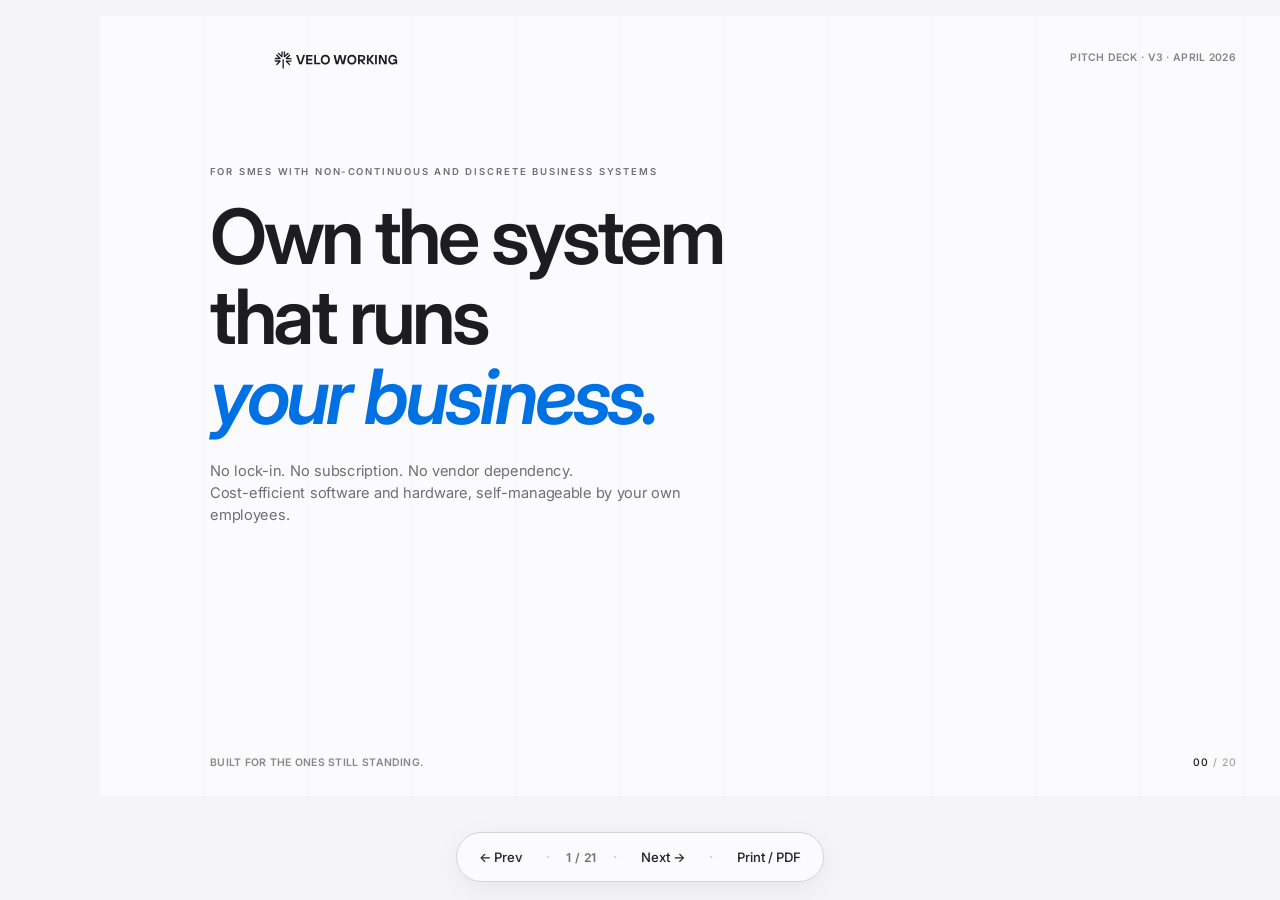
<file: pitch-deck.html>
<!doctype html>
<html lang="en">
<head>
<meta charset="utf-8" />
<meta name="viewport" content="width=device-width, initial-scale=1" />
<title>Velo Working · Pitch Deck v3 · Print Edition</title>

<!-- Internal print deck — keep out of search results -->
<meta name="robots" content="noindex, follow" />

<!-- Favicon — Jodoo brand mark -->
<link rel="icon" type="image/png" href="asset/favicon-jodoo.png" />
<link rel="apple-touch-icon" href="asset/favicon-jodoo.png" />

<!-- Brand fonts: SF Pro Display on Apple, Inter elsewhere (per Velo Working Brand Guidelines v1.0) -->
<link rel="preconnect" href="https://fonts.googleapis.com">
<link rel="preconnect" href="https://fonts.gstatic.com" crossorigin>
<link rel="stylesheet" href="https://fonts.googleapis.com/css2?family=Inter:wght@400;500;600&display=swap">
<style>
:root{
  /* Primary palette */
  --ink:#1D1D1F;          /* Primary text and headlines */
  --paper:#FBFBFD;        /* Off-white page background — never pure white */
  --link-blue:#0071E3;    /* Single accent — eyebrows, italics, primary CTA */
  --velo-blue:#1317E4;    /* Reserved for partner gradient / legacy */
  /* Supporting palette */
  --surface:#FFFFFF;
  --surface-2:#F5F5F7;
  --ink-2:#6E6E73;        /* Secondary text */
  --ink-3:#86868B;        /* Tertiary / fine print */
  --rule:#D2D2D7;         /* 1px hairline dividers */
  --dark:#0B0B0D;         /* Premium dark tiles */
  --link-hover:#0077ED;
  /* Legacy aliases — kept so existing component CSS keeps working */
  --ink-soft:var(--ink-2);
  --paper-soft:var(--surface-2);
  --paper-line:var(--rule);
  --rule-soft:var(--rule);
  --blue:var(--link-blue);
  --blue-soft:var(--link-hover);
  --muted:var(--ink-2);
  --muted-light:var(--ink-3);
  /* Type stack — SF Pro Display on Apple, Inter elsewhere */
  --sans:"SF Pro Display", "SF Pro Text", -apple-system, BlinkMacSystemFont, "Inter", "Helvetica Neue", Arial, sans-serif;
  --serif:"SF Pro Display", "SF Pro Text", -apple-system, BlinkMacSystemFont, "Inter", "Helvetica Neue", Arial, sans-serif;
  --mono:"SF Pro Display", "SF Pro Text", -apple-system, BlinkMacSystemFont, "Inter", "Helvetica Neue", Arial, sans-serif;
  /* Spacing & shape tokens */
  --tile-radius:24px;
  --pill-radius:980px;
  --hairline:1px;
}

*{box-sizing:border-box; margin:0; padding:0}
html,body{height:100%; width:100%}
body{
  font-family:var(--sans);
  background:var(--surface-2);
  color:var(--ink);
  -webkit-font-smoothing:antialiased;
  -moz-osx-font-smoothing:grayscale;
  overflow-x:hidden;
  overflow-y:auto;
}

.deck-wrapper{
  min-height:100vh; width:100%;
  display:flex; align-items:flex-start; justify-content:center;
  padding:16px 0;
}
.scale-wrap{
  position:relative;
  transform-origin:top center;
}
.stage{
  width:1440px;
  min-height:900px;
  position:relative;
  background:var(--paper);
}

.slide{
  position:absolute; top:0; left:0;
  width:1440px; min-height:900px;
  display:flex; flex-direction:column;
  padding:40px 128px 32px;
  opacity:0; pointer-events:none;
  transition:opacity .35s ease;
  background:var(--paper);
  color:var(--ink);
}
.slide.is-active{opacity:1; pointer-events:auto; z-index:2; position:relative}

/* All slides white now */
.bg-ink, .bg-paper, .bg-paper-soft{ background:var(--paper); color:var(--ink); }

/* CHROME */
.chrome{
  display:flex; justify-content:space-between; align-items:flex-start;
  font-family:var(--sans); font-size:12px; font-weight:600;
  letter-spacing:.04em; text-transform:uppercase;
  color:var(--ink-2);
}
.chrome .brand{display:flex; align-items:center; gap:10px; color:var(--ink); font-weight:600}
.chrome .brand .dot{width:7px; height:7px; display:inline-block; background:var(--link-blue); border-radius:50%}
.chrome .brand-svg{height:22px; width:auto; display:block; color:var(--ink)}
.chrome .act{opacity:.85}

/* FOOTER */
.footer{
  display:flex; justify-content:space-between; align-items:flex-end;
  font-family:var(--sans); font-size:12px; font-weight:500;
  letter-spacing:.04em; text-transform:uppercase;
  margin-top:auto;
  color:var(--ink-3);
}
.footer .num{display:flex; gap:6px; align-items:center; color:var(--ink)}
.footer .num .hl{color:var(--link-blue); font-style:normal; font-weight:600}

/* RULES */
.hairline{height:1px; background:var(--rule); margin:18px 0 28px}
.hairline-blue{height:1px; width:64px; margin:28px 0 18px !important; background:var(--link-blue)}

/* EYEBROW — 14pt Semibold UPPERCASE · Link Blue · +0.04em (per brand v1.0) */
.eyebrow{
  font-family:var(--sans);
  font-size:14px; font-weight:600; letter-spacing:.04em; text-transform:uppercase;
  margin-bottom:12px;
  color:var(--link-blue);
}

/* DISPLAY — Inter Semibold, brand letter-spacing per type scale */
.display{
  font-family:var(--sans);
  font-weight:600;
  line-height:1.05;
  letter-spacing:-.045em;
  color:var(--ink);
}
.display-xl{font-size:88px; letter-spacing:-.045em}   /* H1 */
.display-lg{font-size:58px; letter-spacing:-.04em}    /* H2 */
.display-md{font-size:36px; letter-spacing:-.03em}    /* H3 */
.display-sm{font-size:25px; letter-spacing:-.03em}

.italic{font-style:italic; color:var(--link-blue); font-weight:600}

.body{font-family:var(--sans); font-weight:400; line-height:1.47; font-size:15px; color:var(--ink-2)}
.body-lg{font-family:var(--sans); font-weight:400; line-height:1.47; font-size:17px; color:var(--ink-2)}
.body-sm{font-family:var(--sans); font-weight:400; line-height:1.5; font-size:13.5px; color:var(--ink-2)}
.mono{font-family:var(--sans); font-weight:600; letter-spacing:.04em}
.caps{text-transform:uppercase; letter-spacing:.04em; font-size:12.5px; font-weight:600}

.row{display:flex; gap:32px}
.col{display:flex; flex-direction:column}
.grid-2{display:grid; grid-template-columns:1fr 1fr; gap:56px}
.grid-3{display:grid; grid-template-columns:repeat(3,1fr); gap:40px}
.grid-4{display:grid; grid-template-columns:repeat(4,1fr); gap:32px}
.stack-sm>*+*{margin-top:10px}
.stack-md>*+*{margin-top:20px}
.stack-lg>*+*{margin-top:32px}
.fill{flex:1}
.ml-auto{margin-left:auto}

.ring{
  width:42px; height:42px; border-radius:50%;
  border:1.5px solid var(--link-blue);
  display:inline-flex; align-items:center; justify-content:center;
  font-family:var(--sans); font-size:14px; font-weight:600;
  flex-shrink:0;
  color:var(--link-blue);
}

/* HUD (only on screen) */
.hud{
  position:fixed; bottom:18px; left:50%; transform:translateX(-50%);
  display:flex; gap:8px; z-index:100;
  background:rgba(251,251,253,0.92); backdrop-filter:saturate(140%) blur(10px);
  -webkit-backdrop-filter:saturate(140%) blur(10px);
  border:1px solid var(--rule); border-radius:var(--pill-radius); padding:6px;
  box-shadow:0 8px 28px rgba(0,0,0,0.06);
}
.hud button{
  font-family:var(--sans); font-size:13px; font-weight:500; letter-spacing:0; text-transform:none;
  border:0; background:transparent; color:var(--ink);
  padding:10px 16px; cursor:pointer; border-radius:var(--pill-radius);
  transition:all .15s ease;
}
.hud button:hover{background:var(--link-blue); color:#fff}
.hud .sep{opacity:.4; align-self:center; color:var(--ink-3)}
.hud .slide-count{
  font-family:var(--sans); font-size:12px; font-weight:600; letter-spacing:.04em;
  color:var(--ink-2); padding:10px 8px; align-self:center;
}
.progress{
  position:fixed; top:0; left:0; height:2px; background:var(--link-blue);
  z-index:30; width:0%; transition:width .3s ease;
}

/* Mobile tap zones — left half prev, right half next */
.tap-zone{
  position:fixed; top:0; bottom:80px; width:30%; z-index:40;
  display:none; -webkit-tap-highlight-color:transparent;
}
.tap-zone.prev{ left:0; }
.tap-zone.next{ right:0; }

/* Rotation / mobile hint — portrait only */
.mobile-hint{
  display:none;
  position:fixed; top:14px; left:50%; transform:translateX(-50%);
  z-index:60; max-width:calc(100vw - 28px);
  background:rgba(251,251,253,0.95);
  backdrop-filter:saturate(140%) blur(10px);
  -webkit-backdrop-filter:saturate(140%) blur(10px);
  border:1px solid var(--rule); border-radius:12px;
  padding:10px 14px;
  font-family:var(--sans); font-size:12px; font-weight:500; letter-spacing:.04em;
  color:var(--ink-2); text-align:center; line-height:1.45;
  box-shadow:0 6px 24px rgba(0,0,0,0.06);
}
.mobile-hint a{ color:var(--link-blue); text-decoration:none; font-weight:600; }

/* ============= MOBILE LAYOUT ============= */
@media (max-width:768px){
  body{ background:var(--surface-2); }
  .deck-wrapper{ padding:8px 0 88px; align-items:center; min-height:100dvh; }
  .stage{ background:var(--paper); }
  .hud{
    bottom:14px; gap:4px; padding:6px;
    width:calc(100vw - 24px); max-width:520px;
    justify-content:space-between;
  }
  .hud button{ flex:1; padding:12px 10px; font-size:11px; }
  .hud .sep{ display:none; }
  .hud .slide-count{ flex-shrink:0; padding:10px 8px; }
  .hud .hud-print{ display:none; }
  .tap-zone{ display:block; }
  .mobile-hint{ display:block; }
  .mobile-hint.is-hidden{ display:none; }
}
@media (max-width:768px) and (orientation:landscape){
  .mobile-hint{ display:none; }
}

/* Cover grid lines — light gray, prints near-zero ink */
.cover-grid-lines{
  position:absolute; inset:0; pointer-events:none; opacity:.7;
  background-image:linear-gradient(to right, rgba(0,0,0,.04) 1px, transparent 1px);
  background-size:calc(100% / 12) 100%;
}

/* STAT BLOCKS */
.stat-block{display:flex; flex-direction:column; gap:8px}
.stat-block .pct{
  font-family:var(--sans); font-weight:600;
  font-size:112px; line-height:.9; letter-spacing:-.045em;
  color:var(--ink);
}
.stat-block .pct sup{font-size:.5em; font-weight:600; vertical-align:top; margin-left:4px; color:var(--link-blue)}
.stat-block .label{font-family:var(--sans); font-size:14px; line-height:1.5; max-width:280px; color:var(--ink-2)}
.stat-block .source{
  font-family:var(--sans); font-size:11px; font-weight:500; letter-spacing:.04em; text-transform:uppercase;
  margin-top:10px; color:var(--ink-3);
}
.stat-block.compact .pct{font-size:90px}
.stat-block.compact .label{font-size:13px; max-width:260px}

/* PILLAR ROWS */
.pillar-row{
  display:grid; grid-template-columns:120px 1fr; gap:28px;
  padding:22px 0; border-top:1px solid var(--rule);
}
.pillar-row:last-child{border-bottom:1px solid var(--rule)}
.pillar-row .idx{font-family:var(--sans); font-size:13px; font-weight:600; letter-spacing:.04em; text-transform:uppercase; padding-top:6px; color:var(--link-blue)}
.pillar-row .body{max-width:64ch}
.pillar-row h4{font-family:var(--sans); font-size:22px; font-weight:600; letter-spacing:-.03em; margin-bottom:8px; color:var(--ink)}

/* COST ROWS */
.cost-row{
  display:grid; grid-template-columns:auto 1fr auto; gap:28px;
  padding:12px 0;
  border-bottom:1px solid var(--rule);
  align-items:center;
}
.cost-row .role{font-family:var(--sans); font-style:italic; font-weight:600; font-size:17.5px; color:var(--ink)}
.cost-row .what{font-size:14px; color:var(--ink-2); max-width:50ch; line-height:1.5}
.cost-row .hours{font-family:var(--sans); font-size:22px; font-weight:600; letter-spacing:-.02em; white-space:nowrap; color:var(--ink)}
.cost-row .hours span{font-style:italic; font-size:.68em; font-weight:600; display:block; margin-top:1px; color:var(--link-blue)}

/* FLOW CHAIN */
.flow-chain{
  display:grid;
  grid-template-columns: 1fr 36px 1fr 36px 1fr 36px 1fr;
  gap:0;
  align-items:stretch;
}
.flow-node{
  padding:24px 22px;
  border-radius:var(--tile-radius);
  background:var(--surface);
  display:flex; flex-direction:column; gap:10px;
  position:relative;
  overflow:hidden;
}
.flow-node::before{
  content:""; position:absolute; top:0; left:0;
  width:100%; height:2px; background:var(--link-blue);
}
.flow-node .flow-idx{
  font-family:var(--sans); font-size:13px; font-weight:600; letter-spacing:.04em; text-transform:uppercase;
  color:var(--link-blue);
}
.flow-node h5{
  font-family:var(--sans); font-size:18px; font-weight:600; line-height:1.2; letter-spacing:-.02em;
  margin-bottom:2px; min-height:2.3em; color:var(--ink);
}
.flow-node ul{list-style:none; margin-top:4px}
.flow-node ul li{
  font-size:13px; line-height:1.5; padding:6px 0; color:var(--ink-2);
  border-top:1px solid var(--rule);
}
.flow-node ul li:first-child{border-top:none; padding-top:0}
.flow-node ul li::before{content:"— "; color:var(--link-blue); opacity:.7}
.flow-sep{
  align-self:center; display:flex; justify-content:center; align-items:center;
  font-family:var(--sans); font-style:italic; font-weight:600;
  font-size:24px; color:var(--link-blue);
}
.flow-sep span{display:block; width:100%; text-align:center; letter-spacing:-0.04em}

/* SERVICE / POSITION COLS */
.service-col{
  padding:32px; border-radius:var(--tile-radius);
  display:flex; flex-direction:column; gap:14px;
  background:var(--surface);
  border:none;
}
.service-col .tag{font-family:var(--sans); font-size:13px; font-weight:600; letter-spacing:.04em; text-transform:uppercase; color:var(--link-blue)}
.service-col h3{font-family:var(--sans); font-size:22px; font-weight:600; line-height:1.15; letter-spacing:-.03em; color:var(--ink)}
.service-col ul{list-style:none; margin-top:2px}
.service-col ul li{font-size:14px; padding:8px 0; border-bottom:1px solid var(--rule); line-height:1.5; color:var(--ink-2)}
.service-col ul li:last-child{border-bottom:none}

.position-col{display:flex; flex-direction:column; gap:12px; padding-right:24px; position:relative}
.position-col:not(:last-child)::after{
  content:""; position:absolute; right:0; top:0; bottom:0;
  width:1px; background:var(--rule);
}
.position-col .big{
  font-family:var(--sans); font-size:44px; font-weight:600; line-height:1; letter-spacing:-.045em;
  color:var(--link-blue);
}
.position-col h4{font-family:var(--sans); font-size:20px; font-weight:600; letter-spacing:-.03em; line-height:1.2; color:var(--ink)}
.position-col p{font-size:14px; line-height:1.5; color:var(--ink-2)}
.position-col.dim p{color:var(--ink-2)}
.position-col.dim .sub{
  font-family:var(--sans); font-size:12px; font-weight:600; letter-spacing:.04em; text-transform:uppercase;
  color:var(--ink-3); margin-top:2px;
}

/* CASE GRID */
.case-grid{display:grid; grid-template-columns:200px 1fr 1fr; border-top:1px solid var(--rule)}
.case-grid > div{padding:14px 20px; border-bottom:1px solid var(--rule)}
.case-grid .metric{font-family:var(--sans); font-size:12px; font-weight:600; letter-spacing:.04em; text-transform:uppercase; color:var(--ink-3); align-self:center}
.case-grid .before{font-family:var(--sans); font-style:italic; font-size:16px; color:var(--ink-3)}
.case-grid .after{font-family:var(--sans); font-size:18px; font-weight:600; letter-spacing:-.02em; color:var(--link-blue)}

/* TIER */
.tier{padding:32px; border-radius:var(--tile-radius); display:flex; flex-direction:column; gap:14px; background:var(--surface)}
.tier .label{font-family:var(--sans); font-size:13px; font-weight:600; letter-spacing:.04em; text-transform:uppercase; color:var(--link-blue)}
.tier .price{font-family:var(--sans); font-size:38px; font-weight:600; line-height:1; letter-spacing:-.04em; color:var(--ink)}
.tier .price small{font-size:.4em; font-weight:500; color:var(--ink-3); margin-left:4px}
.tier h3{font-family:var(--sans); font-size:18px; font-weight:600; line-height:1.25; letter-spacing:-.02em; color:var(--ink)}
.tier ul{list-style:none}
.tier ul li{font-size:14px; padding:8px 0; border-bottom:1px solid var(--rule); line-height:1.5; color:var(--ink-2)}
.tier ul li:last-child{border-bottom:none}
.tier ul li::before{content:"— "; color:var(--link-blue)}

/* MECHANISM */
.mechanism-grid{display:grid; grid-template-columns:repeat(3,1fr); gap:12px}
.mech-col{padding:32px; border-radius:var(--tile-radius); background:var(--surface)}
.mech-col .tag{font-family:var(--sans); font-size:13px; font-weight:600; letter-spacing:.04em; text-transform:uppercase; color:var(--link-blue); margin-bottom:10px}
.mech-col h3{font-family:var(--sans); font-size:30px; font-weight:600; line-height:1.05; letter-spacing:-.03em; margin-bottom:12px; color:var(--ink)}
.mech-col .section{margin-top:12px}
.mech-col .section .heading{font-family:var(--sans); font-size:12px; font-weight:600; letter-spacing:.04em; text-transform:uppercase; color:var(--ink-3); margin-bottom:5px}
.mech-col .section p{font-size:14px; line-height:1.5; color:var(--ink-2)}

/* CTA — pill-shape primary button per brand v1.0 */
.cta-btn{
  align-self:flex-start;
  display:inline-flex; align-items:center; gap:10px;
  padding:12px 22px;
  background:var(--link-blue); color:#fff;
  font-family:var(--sans); font-size:17px; font-weight:400; letter-spacing:0; text-transform:none;
  border:none; border-radius:var(--pill-radius);
  cursor:pointer; text-decoration:none;
  transition:background .15s ease, transform .15s ease;
}
.cta-btn:hover{background:var(--link-hover); transform:translateX(4px)}
.cta-btn .arrow{font-family:var(--sans); font-style:normal; font-size:17px}

.cta-contact{
  display:grid; grid-template-columns:1fr 1fr 1fr; gap:28px;
  padding-top:24px; border-top:1px solid var(--rule); margin-top:28px;
}
.cta-contact .item{display:flex; flex-direction:column; gap:4px}
.cta-contact .item .k{font-family:var(--sans); font-size:12px; font-weight:600; letter-spacing:.04em; text-transform:uppercase; color:var(--ink-3)}
.cta-contact .item .v{font-family:var(--sans); font-size:17px; font-weight:500; letter-spacing:-.01em; color:var(--ink)}

.pullquote{
  font-family:var(--sans); font-style:italic; font-size:28px; font-weight:600;
  line-height:1.25; letter-spacing:-.03em;
  max-width:24ch; color:var(--link-blue);
}

/* BOXES — surface tiles per brand v1.0 */
.box-outline{padding:24px 28px; border-radius:var(--tile-radius); background:var(--surface-2)}
.box-blue-line{padding:24px 28px; border-left:3px solid var(--link-blue); background:var(--surface-2); border-radius:0 var(--tile-radius) var(--tile-radius) 0}
.box-blue-frame{padding:24px 28px; border-radius:var(--tile-radius); background:var(--surface); border:1px solid var(--link-blue)}

.mega-quote{
  font-family:var(--sans); font-style:italic; font-weight:600;
  font-size:104px; line-height:1; letter-spacing:-.045em;
  color:var(--link-blue);
}
.mega-quote .mark{font-style:normal; opacity:.4}

/* SOURCES */
.sources-strip{
  display:flex; gap:24px; flex-wrap:wrap;
  padding-top:14px; margin-top:8px;
  border-top:1px solid var(--rule);
  font-family:var(--sans); font-size:11px; font-weight:500; letter-spacing:.04em; text-transform:uppercase;
  color:var(--ink-3);
}

/* QUESTION SLIDE */
.q-setup{max-width:74ch; margin-bottom:36px}
.q-setup p{font-family:var(--sans); font-style:italic; font-weight:500; font-size:19px; line-height:1.47; color:var(--ink-2)}
.q-mega{
  font-family:var(--sans); font-style:italic; font-weight:600;
  font-size:94px; line-height:1.02; letter-spacing:-.045em;
  color:var(--link-blue); margin-bottom:36px; max-width:26ch;
}
.q-mark{font-style:normal; opacity:.35; margin:0 4px}
.q-meaning{
  display:grid; grid-template-columns:auto 1fr; gap:32px;
  max-width:94ch; padding-top:22px;
  border-top:1px solid var(--rule); align-items:start;
}
.q-meaning .q-label{
  font-family:var(--sans); font-size:12px; font-weight:600; letter-spacing:.04em; text-transform:uppercase;
  color:var(--ink-3); padding-top:6px; white-space:nowrap;
}
.q-meaning .q-real{
  font-family:var(--sans); font-style:italic; font-weight:500; font-size:25px;
  line-height:1.35; letter-spacing:-.02em; color:var(--ink);
}

/* QA STACK */
.qa-stack{display:flex; flex-direction:column; border-top:1px solid var(--rule)}
.qa-row{
  display:grid; grid-template-columns:46px 1fr 1fr; gap:28px;
  padding:20px 0; border-bottom:1px solid var(--rule); align-items:start;
}
.qa-row .num{font-family:var(--sans); font-size:12px; font-weight:600; letter-spacing:.04em; color:var(--link-blue); padding-top:8px}
.qa-row .q{
  font-family:var(--sans); font-style:italic; font-weight:500; font-size:19px;
  line-height:1.4; letter-spacing:-.01em; color:var(--ink-3); padding-top:4px;
}
.qa-row .a{
  font-family:var(--sans); font-size:19px; font-weight:500;
  line-height:1.4; letter-spacing:-.01em; color:var(--ink);
  padding-top:4px; padding-left:24px;
  border-left:1px solid var(--rule);
}
.qa-row .a em{font-style:normal; color:var(--link-blue); font-weight:600}

/* PROBLEM-3 INK-SAVING BOX */
.box-num-frame{
  padding:20px 24px; border-radius:var(--tile-radius); background:var(--surface-2);
}
.box-num-frame .head{font-family:var(--sans); font-size:12px; font-weight:600; letter-spacing:.04em; text-transform:uppercase; color:var(--link-blue); margin-bottom:8px}
.box-num-frame .body{color:var(--ink-2)}
.box-num-frame.accent{background:var(--surface); border:1px solid var(--link-blue)}

/* CASE BEFORE BOXES */
.case-stat{
  display:flex; justify-content:space-between; align-items:center;
  padding:18px 24px; border-radius:var(--tile-radius); background:var(--surface);
}
.case-stat .k{font-family:var(--sans); font-size:12px; font-weight:600; letter-spacing:.04em; text-transform:uppercase; color:var(--ink-3); margin-bottom:4px}
.case-stat .v{font-family:var(--sans); font-size:25px; font-weight:600; letter-spacing:-.03em; color:var(--ink)}
.case-stat .note{font-family:var(--sans); font-size:12.5px; color:var(--ink-3); max-width:22ch; text-align:right; line-height:1.5}
.case-stat.accent{background:var(--surface); border:1px solid var(--link-blue)}
.case-stat.accent .k{color:var(--link-blue)}
.case-stat.accent .v{color:var(--link-blue); font-style:italic; font-size:18px; font-weight:500; line-height:1.35}

/* ============= PRINT STYLES ============= */
@media print{
  /* US Letter @ 72dpi-ish: 1056 x 816, but we set custom size to keep aspect */
  @page{
    size:1440px 900px;
    margin:0;
  }
  html, body{
    background:var(--paper) !important;
    overflow:visible !important;
    width:1440px !important;
    height:auto !important;
  }
  body{ -webkit-print-color-adjust:exact; print-color-adjust:exact; }
  .deck-wrapper{
    position:static !important;
    background:var(--paper) !important;
    display:block !important;
    padding:0 !important;
    width:1440px !important;
  }
  .scale-wrap{
    transform:none !important;
    width:1440px !important;
    height:auto !important;
  }
  .stage{
    transform:none !important;
    width:1440px !important;
    height:auto !important;
    background:var(--paper) !important;
  }
  .slide{
    position:relative !important;
    opacity:1 !important;
    pointer-events:auto !important;
    page-break-after:always !important;
    break-after:page !important;
    page-break-inside:avoid !important;
    break-inside:avoid !important;
    width:1440px !important;
    height:900px !important;
    min-height:900px !important;
    max-height:900px !important;
    overflow:hidden !important;
    background:var(--paper) !important;
    transition:none !important;
  }
  .slide:last-child{
    page-break-after:auto !important;
    break-after:auto !important;
  }
  .hud, .progress{display:none !important}

  /* Crisper print contrast on rules */
  .hairline, .hairline-blue,
  .pillar-row, .cost-row, .case-grid > div,
  .qa-row, .flow-node, .service-col,
  .tier, .mech-col, .case-stat, .box-outline,
  .box-num-frame, .position-col:not(:last-child)::after{
    -webkit-print-color-adjust:exact;
    print-color-adjust:exact;
  }
}

/* Force-print helper class */
.printing .slide{
  position:relative !important;
  opacity:1 !important;
  pointer-events:auto !important;
}
</style>
</head>
<body>

<!-- SVG SPRITE — Velo Working logotype -->
<svg xmlns="http://www.w3.org/2000/svg" style="position:absolute; width:0; height:0; overflow:hidden" aria-hidden="true">
  <symbol id="velo-logo" viewBox="-67 125 310 50">
    <g fill="currentColor">
      <path d="m -63.08431,159.73324 v -11.95468 h 1.711254 1.711254 v 11.95468 11.95468 h -1.711254 -1.711254 z m 13.473111,-0.82354 c -2.7838,-2.88889 -5.165724,-5.36884 -5.293161,-5.51098 l -0.231706,-0.25846 0.549761,-1.29497 0.549763,-1.29498 7.635659,0.0174 c 4.199613,0.01 7.642322,0.0236 7.650469,0.0309 0.01335,0.0121 -1.513544,3.63653 -1.544387,3.66591 -0.0071,0.007 -1.932699,-0.0391 -4.279044,-0.10194 -2.346348,-0.0628 -4.407082,-0.11379 -4.579413,-0.11326 l -0.313328,9e-4 3.263591,3.23912 3.263592,3.23912 -0.776198,1.81972 c -0.42691,1.00085 -0.789235,1.81842 -0.80517,1.81682 -0.01595,-0.001 -2.306627,-2.36654 -5.090428,-5.25543 z m -29.666932,3.11343 c -0.40939,-1.01953 -0.73477,-1.86111 -0.72306,-1.87019 0.11854,-0.0919 6.601154,-6.26625 6.601154,-6.28717 0,-0.0155 -2.06247,-0.0194 -4.583264,-0.009 l -4.58327,0.0194 -0.74007,-1.83176 -0.74007,-1.83177 0.15342,-0.0131 c 0.34112,-0.0292 15.135529,0.27402 15.167398,0.31083 0.01891,0.0219 0.267301,0.61697 0.551984,1.32251 l 0.517602,1.28278 -3.365959,3.34337 c -1.851279,1.83885 -4.288204,4.26051 -5.415385,5.38145 -1.12719,1.12096 -2.05995,2.03766 -2.0728,2.03711 -0.0129,-4.5e-4 -0.3583,-0.83516 -0.76768,-1.85469 z m 33.041236,-14.34438 c -3.791272,-0.0741 -7.098103,-0.14163 -7.348513,-0.15003 l -0.455294,-0.0153 -0.520844,-1.3003 c -0.286465,-0.71518 -0.520846,-1.31372 -0.520846,-1.3301 0,-0.0374 3.03224,-3.04993 5.890442,-5.87067 2.539166,-2.5059 4.940976,-4.86047 4.957427,-4.84345 0.02131,0.0221 0.36701,0.85212 0.768213,1.84455 l 0.729459,1.80441 -0.207484,0.20195 c -0.114116,0.11108 -1.519848,1.44395 -3.123846,2.96192 -1.603998,1.51799 -3.013976,2.85516 -3.133281,2.9715 l -0.21692,0.21154 4.60739,-0.0328 c 3.946267,-0.028 4.611369,-0.023 4.635133,0.0354 0.249971,0.61373 1.323165,3.26153 1.390383,3.43038 l 0.09115,0.22896 -0.324674,-0.007 c -0.178575,-0.003 -3.426627,-0.0673 -7.217897,-0.14137 z m -31.875116,-0.22557 c -3.49313,-0.008 -5.89298,-0.0303 -5.89298,-0.0563 0,-0.0603 1.49413,-3.5857 1.54033,-3.63439 0.0204,-0.0215 2.08435,0.0149 4.58652,0.0808 2.502157,0.066 4.555892,0.1135 4.56385,0.1055 0.008,-0.008 -1.450958,-1.46694 -3.24204,-3.24218 l -3.2565,-3.22771 0.78062,-1.84246 0.78062,-1.84246 0.13009,0.13515 c 0.0715,0.0743 2.464747,2.55971 5.318224,5.52307 l 5.188142,5.38792 -0.06524,0.15558 c -0.03588,0.0856 -0.288522,0.6816 -0.561424,1.32453 l -0.496185,1.16895 -1.740524,-0.0119 c -0.957288,-0.007 -4.392364,-0.0174 -7.633503,-0.0243 z m 19.589652,-5.24138 c -0.712179,-0.30247 -1.305328,-0.56039 -1.318105,-0.57317 -0.01277,-0.0128 -0.0072,-3.45913 0.01238,-7.65856 l 0.03563,-7.63531 1.788624,0.75983 c 0.983744,0.41792 1.814974,0.7774 1.847178,0.79886 0.04578,0.0305 0.03288,0.98466 -0.05923,4.37741 -0.06479,2.38612 -0.117559,4.44686 -0.117282,4.57942 l 4.48e-4,0.24102 3.24018,-3.26967 3.240214,-3.26966 1.78356,0.75711 c 0.980959,0.41641 1.801446,0.77332 1.823303,0.79314 0.02185,0.0199 -2.320873,2.30888 -5.206069,5.08681 -2.885194,2.77793 -5.365114,5.16596 -5.510933,5.30673 l -0.265123,0.25597 z m -12.34695,-4.8958 c -2.942875,-2.96981 -5.356102,-5.41524 -5.362732,-5.43431 -0.0104,-0.0301 3.575683,-1.50529 3.65865,-1.505 0.0172,6e-5 1.436368,1.48058 3.153703,3.29005 1.717335,1.80948 3.14167,3.29761 3.165188,3.30699 0.02476,0.01 0.03646,-1.91609 0.02778,-4.57516 l -0.01498,-4.5922 1.828043,-0.73907 c 1.005424,-0.40649 1.833188,-0.73378 1.839475,-0.72732 0.01771,0.0182 -0.27252,15.28791 -0.290931,15.30631 -0.01962,0.0197 -2.434208,1.00013 -2.563044,1.04078 -0.07161,0.0227 -1.205843,-1.097 -5.441159,-5.37107 z"/>
      <path d="m -19.089294,160.84717 h 6.702763 l 8.4666472,-24.69439 h -5.1152663 l -6.3499859,19.04996 h -0.705554 l -6.349986,-19.04996 h -5.115266 z m 17.9916369,0 H 15.482861 v -4.23333 H 3.4884437 v -5.9972 H 14.777307 v -4.23333 H 3.4884437 V 140.3861 H 15.482861 v -4.23332 H -1.0976571 Z m 21.1666331,0 h 16.227742 v -4.40971 H 24.655077 v -20.28468 h -4.586101 z m 29.104079,-4.05694 c -4.233324,0 -7.408317,-3.21027 -7.408317,-8.29026 0,-5.07999 3.174993,-8.29026 7.408317,-8.29026 4.233323,0 7.408316,3.21027 7.408316,8.29026 0,5.07999 -3.174993,8.29026 -7.408316,8.29026 z m 0,-20.99023 c -6.667485,0 -11.994418,5.25638 -11.994418,12.69997 0,7.4436 5.326933,12.69997 11.994418,12.69997 6.667485,0 11.994417,-5.25637 11.994417,-12.69997 0,-7.44359 -5.326932,-12.69997 -11.994417,-12.69997 z m 27.692983,25.04717 h 6.349986 l 4.233324,-16.9333 h 0.705554 l 4.233323,16.9333 h 6.349986 l 6.173599,-24.69439 h -5.115268 l -4.233324,17.28607 h -0.705554 l -4.409712,-17.28607 h -5.291655 l -4.409712,17.28607 h -0.705554 l -4.233324,-17.28607 h -5.115266 z m 41.804052,-4.05694 c -4.23332,0 -7.40831,-3.21027 -7.40831,-8.29026 0,-5.07999 3.17499,-8.29026 7.40831,-8.29026 4.23333,0 7.40832,3.21027 7.40832,8.29026 0,5.07999 -3.17499,8.29026 -7.40832,8.29026 z m 0,-20.99023 c -6.66748,0 -11.99441,5.25638 -11.99441,12.69997 0,7.4436 5.32693,12.69997 11.99441,12.69997 6.66749,0 11.99442,-5.25637 11.99442,-12.69997 0,-7.44359 -5.32693,-12.69997 -11.99442,-12.69997 z m 16.22777,25.04717 h 4.5861 v -8.46665 h 1.41111 l 7.93748,8.46665 h 5.82082 l -7.93748,-8.46665 c 3.88054,-0.17639 7.23192,-3.17499 7.23192,-7.93748 0,-4.93888 -3.38666,-8.29026 -7.76109,-8.29026 h -11.28886 z m 4.5861,-12.69997 v -7.58471 h 6.52637 c 1.76389,0 3.35138,1.5875 3.35138,3.88055 0,2.11666 -1.58749,3.70416 -3.35138,3.70416 z m 18.8736,12.69997 h 4.5861 v -11.46525 l 9.1722,11.46525 h 5.64443 l -10.05414,-12.52359 9.34859,-12.1708 h -5.64443 l -8.46665,11.11247 v -11.11247 h -4.5861 z m 21.34299,0 h 4.5861 v -24.69439 h -4.5861 z m 9.87777,0 h 4.5861 v -17.10969 h 0.70556 l 8.99581,17.10969 h 6.1736 v -24.69439 h -4.5861 v 17.10968 h -0.70556 l -8.99581,-17.10968 h -6.1736 z m 44.44988,0 h 3.52777 v -13.05275 h -10.75969 v 3.52777 h 6.17359 v 0.17639 c 0,1.58749 -2.11666,5.29165 -6.70276,5.29165 -4.23332,0 -7.40832,-3.21027 -7.40832,-8.29026 0,-5.07999 3.175,-8.29026 7.40832,-8.29026 3.3161,0 5.29165,2.11667 6.34999,4.40972 h 4.76248 C 236.53292,140.73888 232.93459,135.8 226.26711,135.8 c -6.66749,0 -11.99442,5.25638 -11.99442,12.69997 0,7.4436 5.32693,12.69997 11.99442,12.69997 2.50472,0 4.23332,-0.7761 5.46804,-1.58749 0.70556,-0.45861 1.30528,-0.98778 1.76389,-1.5875 h 0.17639 z"/>
    </g>
  </symbol>
</svg>

<div class="progress" id="progress"></div>

<div class="deck-wrapper">
<div class="scale-wrap" id="scaleWrap">
<div class="stage" id="stage">

<!-- 00 COVER -->
<section class="slide is-active" data-act="Cover">
  <div class="cover-grid-lines"></div>
  <div class="chrome">
    <div class="brand"><svg class="brand-svg" aria-label="Velo Working"><use href="#velo-logo"/></svg></div>
    <div class="act">Pitch Deck · v3 · April 2026</div>
  </div>

  <div style="margin-top:110px">
    <div class="mono" style="font-size:11px; letter-spacing:.2em; color:var(--muted); text-transform:uppercase; margin-bottom:22px">For SMEs with non-continuous and discrete business systems</div>
    <h1 class="display display-xl" style="max-width:16ch">Own the system<br/>that runs<br/><span class="italic">your business.</span></h1>
  </div>
  <p class="body-lg" style="max-width:54ch; margin-top:28px">
    No lock-in. No subscription. No vendor dependency.<br/>
    Cost-efficient software and hardware, self-manageable by your own employees.
  </p>

  <div class="footer">
    <div class="mono">Built for the ones still standing.</div>
    <div class="num"><span>00</span> <span style="opacity:.4">/</span> <span style="opacity:.4">20</span></div>
  </div>
</section>

<!-- 01 ABOUT US -->
<section class="slide" data-act="About">
  <div class="chrome">
    <div class="brand"><svg class="brand-svg" aria-label="Velo Working"><use href="#velo-logo"/></svg></div>
    <div class="act">About · 01</div>
  </div>

  <div class="hairline-blue"></div>
  <div class="eyebrow">About Us</div>

  <p class="display display-md" style="font-weight:400; line-height:1.25; letter-spacing:-.01em; max-width:46ch; margin-bottom:28px">
    <strong style="font-weight:700">Velo Working helps SMEs with non-continuous and discrete business systems</strong> — providing a full solution in automating and digitising their operations, by setting up <strong style="font-weight:700">no-code-based software and hardware</strong> that is <strong style="font-weight:700">cost-efficient</strong> and <strong style="font-weight:700">self-manageable by their own employees</strong>.
  </p>

  <div class="grid-2" style="gap:48px; margin-top:auto; align-items:start">
    <div>
      <div class="mono caps" style="color:var(--blue); margin-bottom:14px">The result — in the owner's own words</div>
      <div class="stack-sm">
        <p class="body-lg" style="font-family:var(--serif); font-style:italic; line-height:1.35">Stops finding out problems after the damage is done.</p>
        <p class="body-lg" style="font-family:var(--serif); font-style:italic; line-height:1.35">Stops guessing if the numbers are real.</p>
        <p class="body-lg" style="font-family:var(--serif); font-style:italic; line-height:1.35">Stops losing everything every time someone walks out the door.</p>
      </div>
    </div>
    <div class="box-blue-line">
      <p class="body-lg" style="font-family:var(--serif); font-style:italic; color:var(--blue); line-height:1.3">
        We sell the labour. You own everything else — the software, the data, the server, the workflows.
      </p>
    </div>
  </div>

  <div class="footer" style="margin-top:28px">
    <div class="mono">One sentence. The whole positioning.</div>
    <div class="num"><span class="hl">01</span> <span style="opacity:.4">/</span> <span style="opacity:.4">20</span></div>
  </div>
</section>

<!-- 02 SMEs ARE THE ECONOMY -->
<section class="slide" data-act="Act 1">
  <div class="chrome">
    <div class="brand"><svg class="brand-svg" aria-label="Velo Working"><use href="#velo-logo"/></svg></div>
    <div class="act">Act 1 · Ordinary World · 02</div>
  </div>

  <div class="hairline-blue"></div>
  <div class="eyebrow">The ground beneath the economy</div>
  <h2 class="display display-lg" style="max-width:22ch; margin-bottom:48px">
    SMEs aren't a footnote<br/>to the economy.<br/>
    <span class="italic">They are the economy.</span>
  </h2>

  <div class="grid-4" style="margin-top:auto">
    <div class="stat-block">
      <div class="pct">99<sup>%</sup></div>
      <div class="label">of all enterprises in Singapore are SMEs.</div>
      <div class="source">Enterprise Singapore</div>
    </div>
    <div class="stat-block">
      <div class="pct">70<sup>%</sup></div>
      <div class="label">of Singapore's workforce is employed by SMEs.</div>
      <div class="source">MTI 2025</div>
    </div>
    <div class="stat-block">
      <div class="pct">97<sup>%</sup></div>
      <div class="label">of all enterprises in Malaysia are SMEs.</div>
      <div class="source">SME Corp Malaysia</div>
    </div>
    <div class="stat-block">
      <div class="pct">~48<sup>%</sup></div>
      <div class="label">combined GDP contribution across Singapore and Malaysia.</div>
      <div class="source">MTI / BNM 2025</div>
    </div>
  </div>

  <div class="footer" style="margin-top:32px">
    <div class="mono">Precision machinists. Second-gen traders. Stamping shops. The engine of the economy.</div>
    <div class="num"><span class="hl">02</span> <span style="opacity:.4">/</span> <span style="opacity:.4">20</span></div>
  </div>
</section>

<!-- 03 PARADOX -->
<section class="slide" data-act="Act 1 · Paradox">
  <div class="chrome">
    <div class="brand"><svg class="brand-svg" aria-label="Velo Working"><use href="#velo-logo"/></svg></div>
    <div class="act">Act 1 · The Paradox · 03</div>
  </div>

  <div class="hairline-blue"></div>
  <div class="eyebrow">Research · Why digitalisation rarely sticks</div>

  <h2 class="display display-lg" style="max-width:22ch; margin-bottom:48px">
    They want it.<br/>
    <span class="italic">Very few make it stick.</span>
  </h2>

  <div class="grid-4" style="margin-top:auto">
    <div class="stat-block compact">
      <div class="pct">83<sup>%</sup></div>
      <div class="label">of SMEs in Singapore have a digital transformation strategy in place.</div>
      <div class="source">ASME · SME Digital Study</div>
    </div>
    <div class="stat-block compact">
      <div class="pct">~40<sup>%</sup></div>
      <div class="label">of those SMEs consider their digital efforts a success.</div>
      <div class="source">ASME · SME Digital Study</div>
    </div>
    <div class="stat-block compact">
      <div class="pct">70<sup>–</sup><span style="font-size:.68em">85%</span></div>
      <div class="label">of ERP projects fail on cost, schedule, or fit with the actual business.</div>
      <div class="source">Peer-reviewed ERP research</div>
    </div>
    <div class="stat-block compact">
      <div class="pct">58<sup>%</sup></div>
      <div class="label">of SG businesses cite high cost of technology adoption as the primary barrier.</div>
      <div class="source">SBF Business Survey 2025</div>
    </div>
  </div>

  <div class="box-blue-frame" style="margin-top:36px; max-width:100ch">
    <p class="body-lg" style="font-family:var(--serif); font-style:italic; color:var(--blue); line-height:1.3">
      The intent is there. The outcome rarely is. Between the strategy deck and the shop floor — something breaks.
    </p>
  </div>

  <div class="footer" style="margin-top:auto">
    <div class="mono">Strategy on paper. No execution on the ground.</div>
    <div class="num"><span class="hl">03</span> <span style="opacity:.4">/</span> <span style="opacity:.4">20</span></div>
  </div>
</section>

<!-- 04 UNSERVED MARKET -->
<section class="slide" data-act="Act 1 · Market Gap">
  <div class="chrome">
    <div class="brand"><svg class="brand-svg" aria-label="Velo Working"><use href="#velo-logo"/></svg></div>
    <div class="act">Act 1 · The Unserved Market · 04</div>
  </div>

  <div class="hairline-blue"></div>
  <div class="eyebrow">The market gap</div>

  <h2 class="display display-lg" style="max-width:26ch; margin-bottom:24px">
    Hundreds of thousands of SMEs.<br/>
    <span class="italic">The biggest players still can't fit.</span>
  </h2>

  <p class="body-lg" style="max-width:86ch; margin-bottom:40px">
    The large ERP platforms, the Tier-1 consultancies, the global implementation partners — all focus elsewhere. Not because they don't see the SME market. Because their structure cannot serve it profitably.
  </p>

  <div class="grid-3" style="gap:44px; margin-top:auto">
    <div class="position-col dim">
      <div class="big">01</div>
      <h4>Price floor.</h4>
      <p>Enterprise consultants charge S$200–550 per hour. Professional services typically run 100–200% of annual software licence fees. A 30-person SME cannot absorb a six-figure bill — and a Tier-1 vendor cannot profitably quote below its own fixed cost base.</p>
      <div class="sub">Industry rates · Panorama Consulting</div>
    </div>
    <div class="position-col dim">
      <div class="big">02</div>
      <h4>Product built for someone else.</h4>
      <p>Modules are built around idealised enterprise workflows: standardised inputs, clean master data, uniform roles. SME operations are messier — varied processes, tribal knowledge, non-standard work. The system does not bend. The SME is told to. Most can't afford to.</p>
      <div class="sub">ERP-in-SME literature · MDPI 2021, 2016</div>
    </div>
    <div class="position-col dim">
      <div class="big">03</div>
      <h4>Incentive misalignment.</h4>
      <p>Vendor revenue is licence + hosting + annual maintenance — paid whether the client sees value or not. "Finishing" is not the goal. Dependency is the business model. A client who finishes and self-manages is a customer lost.</p>
      <div class="sub">Observed across ERP disasters · CIO</div>
    </div>
  </div>

  <div class="box-blue-line" style="margin-top:32px; max-width:100ch">
    <p class="body-lg" style="font-family:var(--serif); font-style:italic">
      The biggest opportunity in the SG–MY digital economy is also the one the biggest players <span style="color:var(--blue)">have the hardest time capturing.</span>
    </p>
  </div>

  <div class="sources-strip">
    <span>Sources:</span>
    <span>SBF National Business Survey 2025</span>
    <span>IMDA Digital Acceleration Index 2023–24</span>
    <span>Panorama Consulting · Software Path</span>
    <span>MDPI ERP-in-SME research</span>
  </div>

  <div class="footer" style="margin-top:20px">
    <div class="mono">Big reach. Wrong structure. Wrong price. Wrong incentive.</div>
    <div class="num"><span class="hl">04</span> <span style="opacity:.4">/</span> <span style="opacity:.4">20</span></div>
  </div>
</section>

<!-- 05 STRUCTURAL FIT -->
<section class="slide" data-act="Act 1 · Structural Fit">
  <div class="chrome">
    <div class="brand"><svg class="brand-svg" aria-label="Velo Working"><use href="#velo-logo"/></svg></div>
    <div class="act">Act 1 · Our Structural Fit · 05</div>
  </div>

  <div class="hairline-blue"></div>
  <div class="eyebrow">Why we fit — structurally</div>

  <h2 class="display display-lg" style="max-width:24ch; margin-bottom:24px">
    Three advantages.<br/>
    <span class="italic">Not strategy. Structure.</span>
  </h2>

  <p class="body-lg" style="max-width:86ch; margin-bottom:40px">
    We don't serve the SME market because we decided it was underserved. We serve it because our entire company is built to — and we would be unprofitable trying to do anything else.
  </p>

  <div class="grid-3" style="gap:44px; margin-top:auto">
    <div class="position-col">
      <div class="big">01</div>
      <h4>Lean cost base.</h4>
      <p>No licence revenue to protect. No office-tower overhead to fund. Specialist engineers sourced globally, where cost-to-capability is strongest. The advantage is passed through to the client — not pocketed as margin. Our S$8,000 fixed scope is not a discount. It is our natural price.</p>
    </div>
    <div class="position-col">
      <div class="big">02</div>
      <h4>Engineering fit.</h4>
      <p>We are engineers. Not IT consultants. Not business graduates with a factory manual. We have wired panels, debugged production lines, walked shop floors at 2am. When we configure an inventory module, we know where the physical bins sit. The system bends to your operation — not the other way around.</p>
    </div>
    <div class="position-col">
      <div class="big">03</div>
      <h4>Aligned incentive.</h4>
      <p>We earn from work delivered. No licence markups, no platform commissions, no annual maintenance contracts. When the work is done, we leave. You own the software, the server, the data, the workflows. That alignment is why SMEs finally trust us to actually finish.</p>
    </div>
  </div>

  <div class="box-blue-line" style="margin-top:32px; max-width:100ch">
    <p class="body-lg" style="font-family:var(--serif); font-style:italic">
      先为不可胜,以待敌之可胜 <span style="color:var(--muted)">—</span> <span style="color:var(--blue)">First make yourself unbeatable in structure. Then wait.</span>
    </p>
  </div>

  <div class="footer" style="margin-top:auto">
    <div class="mono">Specialist doctor. Not salesman. Built to serve — at a price that works.</div>
    <div class="num"><span class="hl">05</span> <span style="opacity:.4">/</span> <span style="opacity:.4">20</span></div>
  </div>
</section>

<!-- 06 PROBLEM 1 -->
<section class="slide" data-act="Act 1 · Problem 1">
  <div class="chrome">
    <div class="brand"><svg class="brand-svg" aria-label="Velo Working"><use href="#velo-logo"/></svg></div>
    <div class="act">Act 1 · The Problem · 06</div>
  </div>

  <div class="hairline-blue"></div>
  <div class="eyebrow">Problem 01 of 03</div>
  <h2 class="display display-lg" style="max-width:20ch; margin-bottom:40px">
    You can't uphold<br/>your own <span class="italic">data, knowledge, and history.</span>
  </h2>

  <div class="col" style="gap:0">
    <div class="pillar-row">
      <div class="idx">01 — Can't learn</div>
      <div>
        <h4>The same problem keeps repeating.</h4>
        <p class="body">Improvement meetings run on bias and loudest voice. Supplier lead times drift for months before anyone notices. Growth stalls at the founder's bandwidth, because every lesson has to pass through the founder's memory.</p>
      </div>
    </div>
    <div class="pillar-row">
      <div class="idx">02 — People leave</div>
      <div>
        <h4>Heavy penalty every time a key person resigns — or is just unavailable.</h4>
        <p class="body">Retention cost spirals. You pay above market to keep the one person who knows how things work. A single resignation stalls entire workflows. Project risk is one bad Monday away.</p>
      </div>
    </div>
    <div class="pillar-row">
      <div class="idx">03 — New hires can't catch up</div>
      <div>
        <h4>Onboarding takes months of tribal knowledge transfer. Most leave before becoming productive.</h4>
        <p class="body">You end up hiring above market rate just to attract people willing to absorb the chaos — effectively training talent that competitors will later poach.</p>
      </div>
    </div>
  </div>

  <div class="footer" style="margin-top:auto">
    <div class="mono">Knowledge that lives in one head is knowledge the company doesn't own.</div>
    <div class="num"><span class="hl">06</span> <span style="opacity:.4">/</span> <span style="opacity:.4">20</span></div>
  </div>
</section>

<!-- 07 PROBLEM 2 -->
<section class="slide" data-act="Act 1 · Problem 2">
  <div class="chrome">
    <div class="brand"><svg class="brand-svg" aria-label="Velo Working"><use href="#velo-logo"/></svg></div>
    <div class="act">Act 1 · The Problem · 07</div>
  </div>

  <div class="hairline-blue"></div>
  <div class="eyebrow">Problem 02 of 03</div>

  <div class="grid-2" style="gap:64px; align-items:start">
    <div>
      <h2 class="display display-lg" style="max-width:14ch; margin-bottom:24px">
        You're paying<br/>salary for <span class="italic">duplicate work</span>— and you don't track the cost.
      </h2>
      <p class="body-lg" style="max-width:42ch">
        Staff spend their days transferring information from hardcopy to softcopy, from softcopy to another softcopy, from email to spreadsheet, from spreadsheet to WhatsApp. Zero new information is created.
      </p>
    </div>

    <div style="padding-top:8px">
      <div class="mono caps" style="color:var(--blue); margin-bottom:12px">The hidden salary bill</div>
      <div class="cost-row">
        <div class="role">Purchasing clerk</div>
        <div class="what">Re-types supplier quotations from email PDFs into an Excel tracker.</div>
        <div class="hours">22 hrs<span>/month</span></div>
      </div>
      <div class="cost-row">
        <div class="role">Production supervisor</div>
        <div class="what">Copies paper traveller job numbers into a daily WhatsApp report.</div>
        <div class="hours">5.5 hrs<span>/month</span></div>
      </div>
      <div class="cost-row">
        <div class="role">Accounts admin</div>
        <div class="what">Copies delivery order numbers from hardcopy binders into accounting software.</div>
        <div class="hours">8 hrs<span>/month</span></div>
      </div>
      <div class="cost-row">
        <div class="role">QC inspector</div>
        <div class="what">Logs rejection data on paper, re-enters into quarterly summaries.</div>
        <div class="hours">16 hrs<span>/qtr</span></div>
      </div>

      <div class="box-blue-line" style="margin-top:20px">
        <p class="body-lg" style="font-family:var(--serif); font-style:italic">
          A 30-person SME typically loses <span style="color:var(--blue)">1–1.5 full-time headcount</span> to this work. Every month. Paid for activity that creates no new value.
        </p>
      </div>
    </div>
  </div>

  <div class="footer" style="margin-top:auto">
    <div class="mono">Delay. Error. Rework. And nobody tracks the bill.</div>
    <div class="num"><span class="hl">07</span> <span style="opacity:.4">/</span> <span style="opacity:.4">20</span></div>
  </div>
</section>

<!-- 08 PROBLEM 3 -->
<section class="slide" data-act="Act 1 · Problem 3">
  <div class="chrome">
    <div class="brand"><svg class="brand-svg" aria-label="Velo Working"><use href="#velo-logo"/></svg></div>
    <div class="act">Act 1 · The Problem · 08</div>
  </div>

  <div class="hairline-blue"></div>
  <div class="eyebrow">Problem 03 of 03</div>

  <div class="grid-2" style="gap:64px; align-items:center">
    <div>
      <h2 class="display display-lg" style="max-width:14ch; margin-bottom:24px">
        When the data<br/>going in is <span class="italic">unreliable</span>—<br/>everything built on top is unreliable.
      </h2>
      <p class="body-lg" style="max-width:44ch">
        Inconsistent inputs become inconsistent reports. Inconsistent reports become wrong decisions. Wrong decisions become losses you only discover after the damage is done.
      </p>
    </div>

    <div class="stack-md">
      <div class="box-num-frame">
        <div class="head">01 · Wasted manpower</div>
        <div class="body">Hours per week correcting, reviewing, reconciling — effectively a full-time role cleaning what should have been right at source.</div>
      </div>
      <div class="box-num-frame">
        <div class="head">02 · Wrong decisions</div>
        <div class="body">Buying extra stock "just in case." Investing in the wrong equipment. Hiring headcount because workload reports are wrong.</div>
      </div>
      <div class="box-num-frame">
        <div class="head">03 · No deep analysis</div>
        <div class="body">Trend analysis, margin analysis, customer profitability — impossible to run on unreliable data.</div>
      </div>
      <div class="box-num-frame accent">
        <div class="head">04 · AI remains out of reach</div>
        <div class="body">AI forecasting, vision QC, predictive maintenance — all require clean structured data. Messy data = no AI = watching competitors compound every year.</div>
      </div>
    </div>
  </div>

  <div class="footer" style="margin-top:auto">
    <div class="mono">The AI era is here. The question is whether your data is ready for it.</div>
    <div class="num"><span class="hl">08</span> <span style="opacity:.4">/</span> <span style="opacity:.4">20</span></div>
  </div>
</section>

<!-- 09 COMPOUND DAMAGE CHAIN -->
<section class="slide" data-act="Act 1 · Compound">
  <div class="chrome">
    <div class="brand"><svg class="brand-svg" aria-label="Velo Working"><use href="#velo-logo"/></svg></div>
    <div class="act">Act 1 · The Compound Damage · 09</div>
  </div>

  <div class="hairline-blue"></div>
  <div class="eyebrow">What standing still actually costs</div>

  <h2 class="display display-lg" style="max-width:26ch; margin-bottom:44px">
    Not four separate problems.<br/>
    <span class="italic">One chain.</span> Each link forges the next.
  </h2>

  <div class="flow-chain">
    <div class="flow-node">
      <div class="flow-idx">Link 01</div>
      <h5>Poor operating efficiency</h5>
      <ul>
        <li>Output per employee drops</li>
        <li>Work duplicated and re-done daily</li>
        <li>Friction compounds in every workflow</li>
      </ul>
    </div>
    <div class="flow-sep"><span>→</span></div>
    <div class="flow-node">
      <div class="flow-idx">Link 02</div>
      <h5>High burnout &amp; turnover</h5>
      <ul>
        <li>Younger staff refuse low-value rework</li>
        <li>Job satisfaction collapses under chaos</li>
        <li>Career anxiety drives good people out</li>
      </ul>
    </div>
    <div class="flow-sep"><span>→</span></div>
    <div class="flow-node">
      <div class="flow-idx">Link 03</div>
      <h5>Poor expense efficiency</h5>
      <ul>
        <li>Inventory can't be kept lean — cash trapped</li>
        <li>Purchasing reactive, no leverage</li>
        <li>Forecasting breaks down both sides</li>
      </ul>
    </div>
    <div class="flow-sep"><span>→</span></div>
    <div class="flow-node">
      <div class="flow-idx">Link 04</div>
      <h5>Losing competitiveness</h5>
      <ul>
        <li>Higher cost base loses bids on price</li>
        <li>Slow responses damage customer experience</li>
        <li>Thin margin leaves nothing to reinvest</li>
      </ul>
    </div>
  </div>

  <div class="box-blue-line" style="margin-top:40px; max-width:96ch">
    <p class="body-lg" style="font-family:var(--serif); font-style:italic; color:var(--blue)">
      The chain runs one way. Break it at Link 01 — operating efficiency — and the rest of the chain never forms.
    </p>
  </div>

  <div class="footer" style="margin-top:auto">
    <div class="mono">Four cascading damages. One starting point. One lever that breaks the whole chain.</div>
    <div class="num"><span class="hl">09</span> <span style="opacity:.4">/</span> <span style="opacity:.4">20</span></div>
  </div>
</section>

<!-- 10 EXPENSIVE SENTENCE -->
<section class="slide" data-act="Act 1 · Mindset Tax">
  <div class="chrome">
    <div class="brand"><svg class="brand-svg" aria-label="Velo Working"><use href="#velo-logo"/></svg></div>
    <div class="act">Act 1 · The Mindset Tax · 10</div>
  </div>

  <div class="hairline-blue"></div>
  <div class="eyebrow">The most expensive sentence in the language</div>

  <div class="grid-2" style="gap:72px; align-items:center; margin-top:24px">
    <div>
      <p class="mega-quote">
        <span class="mark">"</span>We've<br/>always<br/>run it<br/>this way.<span class="mark">"</span>
      </p>
    </div>
    <div class="stack-md">
      <p class="body-lg" style="font-family:var(--serif); font-style:italic; color:var(--blue); font-size:23px; line-height:1.35; max-width:26ch">
        Not a warning. An invoice — already accumulating, quietly, every month.
      </p>
      <p class="body-lg" style="max-width:46ch">
        Every SME owner says this at least once. And the longer it's said, the more the cost compounds. The bill doesn't arrive in a letter — it shows up as a lost bid, a resigned foreman, an inventory count that no longer matches reality.
      </p>
      <p class="body-lg" style="max-width:46ch">
        This is not a question of technology. It is a question of whether the business continues to run on one person's memory — or on a system the company actually owns.
      </p>

      <div class="box-outline" style="margin-top:8px">
        <div class="mono caps" style="color:var(--blue); margin-bottom:10px">Sources referenced</div>
        <div class="body" style="line-height:1.55">
          SBF National Business Survey 2025 · EDB / MAS 2026 · SME Development Survey
        </div>
      </div>
    </div>
  </div>

  <div class="footer" style="margin-top:auto">
    <div class="mono">Inertia has a monthly price tag — and you're already paying it.</div>
    <div class="num"><span class="hl">10</span> <span style="opacity:.4">/</span> <span style="opacity:.4">20</span></div>
  </div>
</section>

<!-- 11 MEETING THE MENTOR -->
<section class="slide" data-act="Act 2 · Mentor">
  <div class="chrome">
    <div class="brand"><svg class="brand-svg" aria-label="Velo Working"><use href="#velo-logo"/></svg></div>
    <div class="act">Act 2 · Meeting the Mentor · 11</div>
  </div>

  <div class="hairline-blue"></div>
  <div class="eyebrow">Who we are</div>

  <div class="grid-2" style="gap:80px; align-items:start; margin-top:20px">
    <div>
      <h2 class="display display-lg" style="max-width:14ch">
        We don't sell<br/>software.<br/>
        <span class="italic">We help SMEs<br/>own the system<br/>that runs their<br/>business.</span>
      </h2>
    </div>
    <div class="stack-lg" style="padding-top:12px">
      <div class="row" style="gap:18px; align-items:flex-start">
        <div class="ring">01</div>
        <div>
          <h4 class="display display-sm" style="margin-bottom:6px">Engineers only.</h4>
          <p class="body" style="max-width:46ch">Not IT consultants reading a factory manual. Engineers who have wired control panels, pulled wire harnesses, walked production floors, debugged lines at 2am.</p>
        </div>
      </div>
      <div class="row" style="gap:18px; align-items:flex-start">
        <div class="ring">02</div>
        <div>
          <h4 class="display display-sm" style="margin-bottom:6px">Zero conflict of interest.</h4>
          <p class="body" style="max-width:46ch">We don't earn from software licences. We don't mark up hosting. We don't take platform commissions. We earn from work delivered. Nothing else.</p>
        </div>
      </div>
      <div class="row" style="gap:18px; align-items:flex-start">
        <div class="ring">03</div>
        <div>
          <h4 class="display display-sm" style="margin-bottom:6px">You own everything.</h4>
          <p class="body" style="max-width:46ch">Your software. Your server. Your data. Your workflows. When our work is done, you don't need us. That is the point.</p>
        </div>
      </div>
    </div>
  </div>

  <div class="footer" style="margin-top:auto">
    <div class="mono">Specialist doctor. Not salesman.</div>
    <div class="num"><span class="hl">11</span> <span style="opacity:.4">/</span> <span style="opacity:.4">20</span></div>
  </div>
</section>

<!-- 12 THE QUESTION -->
<section class="slide" data-act="Act 2 · The Question">
  <div class="chrome">
    <div class="brand"><svg class="brand-svg" aria-label="Velo Working"><use href="#velo-logo"/></svg></div>
    <div class="act">Act 2 · What They Really Ask · 12</div>
  </div>

  <div class="hairline-blue"></div>
  <div class="eyebrow">A moment every SME owner has with us</div>

  <div class="q-setup">
    <p>
      Every SME owner asks us the same question. Eventually. Usually not in the first meeting — and not on a slide. It comes later, when the deck is closed and we're being walked to the door. Voice lowered. Almost casual. Like it's a secret they've been carrying for two years.
    </p>
  </div>

  <div class="q-mega">
    <span class="q-mark">"</span>What happens<br/>when you leave?<span class="q-mark">"</span>
  </div>

  <div class="q-meaning">
    <div class="q-label">What they're really asking</div>
    <p class="q-real">
      "Am I going to end up stuck — the way I did with the last vendor?"
    </p>
  </div>

  <div class="footer" style="margin-top:auto">
    <div class="mono">It's the only question that matters. The whole offer lives or dies on the answer.</div>
    <div class="num"><span class="hl">12</span> <span style="opacity:.4">/</span> <span style="opacity:.4">20</span></div>
  </div>
</section>

<!-- 13 SIX ANSWERS -->
<section class="slide" data-act="Act 2 · Six Answers">
  <div class="chrome">
    <div class="brand"><svg class="brand-svg" aria-label="Velo Working"><use href="#velo-logo"/></svg></div>
    <div class="act">Act 2 · The Six Answers · 13</div>
  </div>

  <div class="hairline-blue"></div>
  <div class="eyebrow">Six questions. Six structural answers.</div>

  <h2 class="display display-md" style="max-width:58ch; margin-bottom:28px; line-height:1.15">
    Not a piece of software. <span class="italic">A way of operating</span> — designed around the questions every SME owner actually asks.
  </h2>

  <div class="qa-stack">
    <div class="qa-row">
      <div class="num">01</div>
      <div class="q">"What happens to my data — if we ever part ways?"</div>
      <div class="a">One integrated database, on <em>your</em> server. When we leave, you own every byte — the records, the history, the lessons.</div>
    </div>
    <div class="qa-row">
      <div class="num">02</div>
      <div class="q">"What if my staff forgets how to use it?"</div>
      <div class="a">The workflow <em>is</em> the system. No training PDF to forget, no memo to lose — the right way of working becomes the default way.</div>
    </div>
    <div class="qa-row">
      <div class="num">03</div>
      <div class="q">"What if I need to change something later?"</div>
      <div class="a">Drag-and-drop configuration. Your own staff extends and adjusts it. <em>No support tickets.</em> No annual contract.</div>
    </div>
    <div class="qa-row">
      <div class="num">04</div>
      <div class="q">"What if cash flow gets tight for a few months?"</div>
      <div class="a">No licence fees. No monthly subscription trap. You pay for tasks completed — <em>and you can pause anytime.</em></div>
    </div>
    <div class="qa-row">
      <div class="num">05</div>
      <div class="q">"What if we outgrow it?"</div>
      <div class="a">Modular. Plug in one piece at a time. Keep what already works. <em>Never rip-and-replace.</em></div>
    </div>
    <div class="qa-row">
      <div class="num">06</div>
      <div class="q">"How does the team actually stay coordinated through all this?"</div>
      <div class="a">One portal. Every message, every approval, every change tied to a record. <em>One place to look</em> — no more searching five apps for one answer.</div>
    </div>
  </div>

  <div class="footer" style="margin-top:auto">
    <div class="mono">Every answer is a structural commitment — not a promise. Promises don't survive the first renewal.</div>
    <div class="num"><span class="hl">13</span> <span style="opacity:.4">/</span> <span style="opacity:.4">20</span></div>
  </div>
</section>

<!-- 14 SERVICE LAYERS -->
<section class="slide" data-act="Act 2 · Service">
  <div class="chrome">
    <div class="brand"><svg class="brand-svg" aria-label="Velo Working"><use href="#velo-logo"/></svg></div>
    <div class="act">Act 2 · The Service · 14</div>
  </div>

  <div class="hairline-blue"></div>
  <div class="eyebrow">What we deliver</div>
  <h2 class="display display-lg" style="max-width:28ch; margin-bottom:36px">
    Three layers. <span class="italic">Fully defined scope.</span><br/>
    One accountable partner.
  </h2>

  <div class="grid-3" style="gap:20px; margin-top:auto">
    <div class="service-col">
      <div class="tag">Layer 01 · Software</div>
      <h3>Seven core module areas.</h3>
      <ul>
        <li>Procurement &amp; Purchasing</li>
        <li>Inventory &amp; Warehouse</li>
        <li>Manufacturing &amp; Production</li>
        <li>Quality Management</li>
        <li>Finance &amp; Accounting</li>
        <li>HR &amp; Payroll</li>
        <li>Sales &amp; CRM</li>
      </ul>
      <p class="body-sm" style="margin-top:4px">Additional modules (Safety, Logistics, Projects) plugged in as needed.</p>
    </div>
    <div class="service-col">
      <div class="tag">Layer 02 · Implementation Labour</div>
      <h3>The human work that makes software actually work.</h3>
      <ul>
        <li>Implementation, configuration, setup</li>
        <li>Role-specific on-site training</li>
        <li>Data migration (clean, map, validate)</li>
        <li>Hardcopy-to-softcopy data entry</li>
        <li>On-site survey and data capture</li>
        <li>Scheduled reporting setup</li>
        <li>Per-task ongoing fixes</li>
      </ul>
      <p class="body-sm" style="margin-top:4px">On-demand human work — scoped task by task.</p>
    </div>
    <div class="service-col">
      <div class="tag">Layer 03 · Customisation</div>
      <h3>For clients whose needs exceed standard modules.</h3>
      <ul>
        <li>Integration with existing software</li>
        <li>R&amp;D of new software modules</li>
        <li>Hardware sourcing</li>
        <li>Control panel design &amp; build</li>
        <li>Wire harness &amp; PCBA assembly</li>
        <li>IoT sensor deployment</li>
        <li>Custom fixtures</li>
      </ul>
      <p class="body-sm" style="margin-top:4px">Engineering DNA — not outsourced, not guessed.</p>
    </div>
  </div>

  <div class="footer" style="margin-top:32px">
    <div class="mono">Software. Labour. Customisation. Three layers. One accountable partner.</div>
    <div class="num"><span class="hl">14</span> <span style="opacity:.4">/</span> <span style="opacity:.4">20</span></div>
  </div>
</section>

<!-- 15 FABRICATION & PRODUCTION -->
<section class="slide" data-act="Act 2 · Fabrication">
  <div class="chrome">
    <div class="brand"><svg class="brand-svg" aria-label="Velo Working"><use href="#velo-logo"/></svg></div>
    <div class="act">Act 2 · Fabrication &amp; Production · 15</div>
  </div>

  <div class="hairline-blue"></div>
  <div class="eyebrow">When the system needs hardware, not just software</div>
  <h2 class="display display-lg" style="max-width:30ch; margin-bottom:14px">
    Production hardware.<br/>
    <span class="italic">Sourced, managed, delivered.</span>
  </h2>
  <p class="body-lg" style="max-width:78ch; margin-bottom:28px">
    One partner. A curated vendor network across Singapore, China, and India. We scope the requirement, select the right vendor, manage the schedule, run quality assurance, and arrange delivery — so you deal with us, not three factories.
  </p>

  <div class="grid-fab" style="display:grid; grid-template-columns:repeat(5,1fr); gap:14px; margin-top:auto">
    <div class="service-col" style="padding:18px; gap:10px">
      <div class="tag">A · Metal Fabrication</div>
      <h3 style="font-size:17px">Custom structures, enclosures, assemblies.</h3>
      <ul>
        <li>Steel structures &amp; assemblies</li>
        <li>Electrical enclosures</li>
        <li>Architectural aluminium &amp; cladding</li>
        <li>Rail transit components</li>
        <li>EV / ESU housings</li>
      </ul>
    </div>
    <div class="service-col" style="padding:18px; gap:10px">
      <div class="tag">B · Cable &amp; Harness</div>
      <h3 style="font-size:17px">Single harness to batch production.</h3>
      <ul>
        <li>Industrial wire harnesses</li>
        <li>Automotive-grade assemblies</li>
        <li>Defense-grade cabling</li>
        <li>Custom power cables</li>
        <li>Fiber optic &amp; defense optics</li>
      </ul>
    </div>
    <div class="service-col" style="padding:18px; gap:10px">
      <div class="tag">C · Control Panels</div>
      <h3 style="font-size:17px">Relay logic to PLC automation.</h3>
      <ul>
        <li>Industrial &amp; remote I/O panels</li>
        <li>Stainless panels for harsh sites</li>
        <li>Pre-wired box-build assemblies</li>
        <li>Ex-rated junction boxes</li>
        <li>Schneider PLC · Magelis HMI</li>
      </ul>
    </div>
    <div class="service-col" style="padding:18px; gap:10px">
      <div class="tag">D · PCB &amp; Electronics</div>
      <h3 style="font-size:17px">Board assembly &amp; box-build.</h3>
      <ul>
        <li>SMT PCB assembly</li>
        <li>Through-hole &amp; mixed-tech</li>
        <li>Box-build electronics</li>
        <li>Industrial &amp; defense-grade</li>
        <li>Medical, biometric, railway</li>
      </ul>
    </div>
    <div class="service-col" style="padding:18px; gap:10px">
      <div class="tag">E · New Energy</div>
      <h3 style="font-size:17px">EV, ESU, and grid-tied hardware.</h3>
      <ul>
        <li>EV charging cabinets</li>
        <li>ESU control cabinets</li>
        <li>Lithium battery oven housings</li>
        <li>Grid-tied structural components</li>
        <li>Custom enclosures, to spec</li>
      </ul>
    </div>
  </div>

  <div style="margin-top:24px; padding:14px 22px; border:1px dashed var(--blue); display:flex; justify-content:space-between; align-items:center; gap:24px">
    <div class="body-lg"><span style="color:var(--blue); font-family:var(--serif); font-style:italic">Singapore quality, global cost.</span> One scope. One schedule. One QA standard. One point of accountability — local.</div>
    <div class="mono caps" style="color:var(--blue); white-space:nowrap">Five categories · One partner</div>
  </div>

  <div class="footer" style="margin-top:24px">
    <div class="mono">Not a marketplace. A vetted vendor network — managed by engineers.</div>
    <div class="num"><span class="hl">15</span> <span style="opacity:.4">/</span> <span style="opacity:.4">20</span></div>
  </div>
</section>

<!-- 16 POSITIONING -->
<section class="slide" data-act="Act 2 · Positioning">
  <div class="chrome">
    <div class="brand"><svg class="brand-svg" aria-label="Velo Working"><use href="#velo-logo"/></svg></div>
    <div class="act">Act 2 · The Positioning · 16</div>
  </div>

  <div class="hairline-blue"></div>
  <div class="eyebrow">Why us, instead of everyone else</div>
  <h2 class="display display-lg" style="max-width:22ch; margin-bottom:40px">
    Three structural differences<br/>incumbents <span class="italic">cannot copy.</span>
  </h2>

  <div class="grid-3" style="gap:44px">
    <div class="position-col">
      <div class="big">01</div>
      <h4>Honest pricing, by structure.</h4>
      <p>Others earn from licence fees, annual maintenance, and expensive IT day rates — recurring income whether or not you see value. We earn from work delivered. Our monthly fee is deliberately low, or zero between projects. Finishing the work is the objective.</p>
    </div>
    <div class="position-col">
      <div class="big">02</div>
      <h4>Lean company, global talent.</h4>
      <p>No complicated internal workflow. No heavy overhead. We source specialist engineers worldwide, passing the cost advantage through to you — not pocketing it. Large consultancies can't quote S$8K for a fixed scope because their structure makes it unprofitable. Ours doesn't.</p>
    </div>
    <div class="position-col">
      <div class="big">03</div>
      <h4>Engineers only.</h4>
      <p>Not IT consultants with a certification. Not business graduates reading a factory manual. Engineers who have wired panels, written PLC code, debugged production lines. When we configure your inventory module, we know where the physical bins sit.</p>
    </div>
  </div>

  <div class="box-blue-line" style="margin-top:auto; max-width:100ch">
    <p class="body-lg" style="font-family:var(--serif); font-style:italic">
      The question isn't <span style="color:var(--blue)">"how can a non-IT company configure systems?"</span> The question is — <span style="color:var(--blue)">why would you want someone who's never touched a machine configuring the system that runs your factory?</span>
    </p>
  </div>

  <div class="footer" style="margin-top:24px">
    <div class="mono">避实击虚 — strike where they are weak, not where they are strong.</div>
    <div class="num"><span class="hl">16</span> <span style="opacity:.4">/</span> <span style="opacity:.4">20</span></div>
  </div>
</section>

<!-- 17 CASE BEFORE -->
<section class="slide" data-act="Act 3 · Before">
  <div class="chrome">
    <div class="brand"><svg class="brand-svg" aria-label="Velo Working"><use href="#velo-logo"/></svg></div>
    <div class="act">Act 3 · Case Study · Before · 17</div>
  </div>

  <div class="hairline-blue"></div>
  <div class="eyebrow">The prospect's starting state</div>

  <div class="grid-2" style="gap:64px; align-items:start; margin-top:16px">
    <div>
      <h2 class="display display-lg" style="max-width:16ch; margin-bottom:24px">
        A 40-person<br/>precision machining<br/>shop in Tuas.<br/>
        <span class="italic">Twelve years running.</span>
      </h2>
      <p class="body-lg" style="max-width:44ch">
        Spent S$65K on an ERP two years ago. Vendor ran impressive demos, promised the world, disappeared six months after go-live.
      </p>
      <p class="body-lg" style="max-width:44ch; margin-top:16px">
        Today only 2 of 12 modules are used. Staff bypass the system for Excel. Inventory data doesn't match the warehouse.
      </p>
    </div>

    <div class="stack-md" style="padding-top:8px">
      <div class="case-stat">
        <div>
          <div class="k">Module adoption</div>
          <div class="v">2 of 12 active</div>
        </div>
        <div class="note">Staff work around the system, not with it.</div>
      </div>
      <div class="case-stat">
        <div>
          <div class="k">Inventory accuracy</div>
          <div class="v">~60%</div>
        </div>
        <div class="note">System says one thing. The shelf says another.</div>
      </div>
      <div class="case-stat">
        <div>
          <div class="k">Monthly vendor cost</div>
          <div class="v">S$2,500/mo</div>
        </div>
        <div class="note">Hosting + "support." Tickets take 5 days.</div>
      </div>
      <div class="case-stat accent" style="display:block">
        <div class="k">The real damage</div>
        <div class="v">The boss has lost trust in the idea that technology can work for a company his size.</div>
      </div>
    </div>
  </div>

  <div class="footer" style="margin-top:auto">
    <div class="mono">This is not a story about software. It's a story about being abandoned mid-implementation.</div>
    <div class="num"><span class="hl">17</span> <span style="opacity:.4">/</span> <span style="opacity:.4">20</span></div>
  </div>
</section>

<!-- 18 CASE AFTER -->
<section class="slide" data-act="Act 3 · After">
  <div class="chrome">
    <div class="brand"><svg class="brand-svg" aria-label="Velo Working"><use href="#velo-logo"/></svg></div>
    <div class="act">Act 3 · Case Study · After · 18</div>
  </div>

  <div class="hairline-blue"></div>
  <div class="eyebrow">90 days later</div>
  <h2 class="display display-lg" style="max-width:22ch; margin-bottom:40px">
    Same software.<br/>
    Same team.<br/>
    <span class="italic">Completely different outcome.</span>
  </h2>

  <div class="case-grid">
    <div class="metric">Module adoption</div>
    <div class="before">2 of 12 active</div>
    <div class="after">8 of 12 actively used</div>

    <div class="metric">Inventory accuracy</div>
    <div class="before">~60%</div>
    <div class="after">95%+</div>

    <div class="metric">Monthly system cost</div>
    <div class="before">S$2,500 / month</div>
    <div class="after">S$25 / month</div>

    <div class="metric">Report generation</div>
    <div class="before">Manual, 2 hrs/week</div>
    <div class="after">Automated, real-time</div>

    <div class="metric">Annual hosting savings</div>
    <div class="before">—</div>
    <div class="after">~S$29,700 / year</div>

    <div class="metric">Total rescue cost</div>
    <div class="before">—</div>
    <div class="after">S$12K one-time</div>
  </div>

  <div style="margin-top:auto; display:grid; grid-template-columns:1fr 1fr; gap:40px; align-items:end">
    <p class="pullquote">
      The system is now <span style="color:var(--ink)">his</span>.<br/>
      Not the vendor's. Not ours.
    </p>
    <div class="col" style="gap:6px">
      <div class="mono caps" style="color:var(--muted)">Time on site</div>
      <div class="display display-md">4 weeks<span style="font-style:italic; color:var(--blue); font-size:.5em; margin-left:8px">configure + stabilise</span></div>
      <div class="body-sm" style="max-width:42ch">Week 1 audit. Weeks 2–3 reconfigure. Weeks 4–8 on-site stabilisation — 2 days/week tapering to 1 day/week. We leave when the team owns it.</div>
    </div>
  </div>

  <div class="footer" style="margin-top:24px">
    <div class="mono">He opens one screen Monday morning. Inventory. Production. Deliveries. Everything.</div>
    <div class="num"><span class="hl">18</span> <span style="opacity:.4">/</span> <span style="opacity:.4">20</span></div>
  </div>
</section>

<!-- 19 ULTIMATE GOAL -->
<section class="slide" data-act="Act 3 · Goal">
  <div class="chrome">
    <div class="brand"><svg class="brand-svg" aria-label="Velo Working"><use href="#velo-logo"/></svg></div>
    <div class="act">Act 3 · The Ultimate Goal · 19</div>
  </div>

  <div class="hairline-blue"></div>
  <div class="eyebrow">The real prize</div>
  <h2 class="display display-lg" style="max-width:28ch; margin-bottom:36px">
    Every task assigned<br/>to the <span class="italic">right mechanism.</span><br/>
    Nobody wasted on the wrong work.
  </h2>

  <div class="mechanism-grid">
    <div class="mech-col">
      <div class="tag">Mechanism 01</div>
      <h3>Human</h3>
      <div class="section">
        <div class="heading">Best for</div>
        <p>Judgement, relationships, creative problem-solving, handling exceptions and edge cases.</p>
      </div>
      <div class="section">
        <div class="heading">Worst for</div>
        <p>Repetitive data entry, rule-based routing, status tracking, copying numbers between screens.</p>
      </div>
    </div>
    <div class="mech-col">
      <div class="tag">Mechanism 02</div>
      <h3>Digital System</h3>
      <div class="section">
        <div class="heading">Best for</div>
        <p>Consistent rule-based workflows, record-keeping, scheduled reporting, cross-department visibility.</p>
      </div>
      <div class="section">
        <div class="heading">Worst for</div>
        <p>Interpreting ambiguous situations, moments requiring human judgement and accountability.</p>
      </div>
    </div>
    <div class="mech-col">
      <div class="tag">Mechanism 03</div>
      <h3>AI</h3>
      <div class="section">
        <div class="heading">Best for</div>
        <p>Pattern recognition, forecasting, classification, natural language — but only once clean data exists.</p>
      </div>
      <div class="section">
        <div class="heading">Worst for</div>
        <p>Anything requiring accountability without oversight, or situations with no training data to learn from.</p>
      </div>
    </div>
  </div>

  <p class="pullquote" style="margin-top:32px; max-width:56ch">
    Humans doing what humans do best. Systems doing what systems do best. AI doing what AI does best.
  </p>

  <div class="footer" style="margin-top:auto">
    <div class="mono">Sustainable business. Easier life. AI-ready in 6–12 months — naturally.</div>
    <div class="num"><span class="hl">19</span> <span style="opacity:.4">/</span> <span style="opacity:.4">20</span></div>
  </div>
</section>

<!-- 20 CTA -->
<section class="slide" data-act="Act 3 · CTA">
  <div class="chrome">
    <div class="brand"><svg class="brand-svg" aria-label="Velo Working"><use href="#velo-logo"/></svg></div>
    <div class="act">Act 3 · One Next Step · 20</div>
  </div>

  <div class="hairline-blue"></div>
  <div class="eyebrow">One small step. Zero commitment.</div>

  <div class="grid-2" style="gap:80px; align-items:start; margin-top:8px">
    <div>
      <h2 class="display display-xl" style="max-width:14ch">
        Book a<br/>30-minute<br/><span class="italic">diagnostic.</span>
      </h2>
    </div>

    <div class="stack-lg" style="padding-top:24px">
      <p class="body-lg" style="max-width:46ch">
        Not a sales call. We walk your floor (or your screens), quantify what the current operation is actually costing you — in hours, dollars, risk — and tell you straight whether a system is worth it.
      </p>
      <p class="body-lg" style="max-width:46ch; font-family:var(--serif); font-style:italic; color:var(--blue)">
        If it's not worth it for your business — we'll say so.
      </p>

      <a href="https://www.veloworking.com" class="cta-btn">
        Book the diagnostic
        <span class="arrow">→</span>
      </a>

      <div class="cta-contact">
        <div class="item">
          <div class="k">Founder</div>
          <div class="v">Ronnie Yap</div>
        </div>
        <div class="item">
          <div class="k">WhatsApp / Phone</div>
          <div class="v">+65 9894 3004</div>
        </div>
        <div class="item">
          <div class="k">Email</div>
          <div class="v" style="font-size:15px">ronnie.yap@veloworking.com</div>
        </div>
      </div>
    </div>
  </div>

  <div class="footer" style="margin-top:auto">
    <div class="mono" style="font-family:var(--serif); font-style:italic; color:var(--blue); font-size:14px; letter-spacing:0; text-transform:none">Built for the ones still standing.</div>
    <div class="num"><span class="hl">20</span> <span style="opacity:.4">/</span> <span style="opacity:.4">20</span></div>
  </div>
</section>

</div>
</div>
</div>

<div class="mobile-hint" id="mobileHint" role="status">
  Best viewed on desktop, or rotate device to landscape · <a href="index.html">Back to site</a>
</div>

<button class="tap-zone prev" type="button" aria-label="Previous slide" onclick="nav(-1)"></button>
<button class="tap-zone next" type="button" aria-label="Next slide" onclick="nav(1)"></button>

<div class="hud">
  <button onclick="nav(-1)" aria-label="Previous slide">← Prev</button>
  <span class="sep">·</span>
  <span class="slide-count" id="slideCount">1 / 21</span>
  <span class="sep">·</span>
  <button onclick="nav(1)" aria-label="Next slide">Next →</button>
  <span class="sep">·</span>
  <button class="hud-print" onclick="printAll()" aria-label="Print or save as PDF">Print / PDF</button>
</div>

<script>
(function(){
  const slides = Array.from(document.querySelectorAll('.slide'));
  const progress = document.getElementById('progress');
  const stage = document.getElementById('stage');
  const scaleWrap = document.getElementById('scaleWrap');
  const slideCount = document.getElementById('slideCount');
  const mobileHint = document.getElementById('mobileHint');
  let i = 0;

  function fit(){
    // Tighter padding on small screens to maximize legibility.
    const pad = window.innerWidth < 768 ? 12 : 32;
    const scale = Math.min(
      (window.innerWidth - pad) / 1440,
      1
    );
    const finalScale = Math.min(scale, 1);
    scaleWrap.style.transform = `scale(${finalScale})`;
    scaleWrap.style.width  = 1440 * finalScale + 'px';
    requestAnimationFrame(() => {
      const h = stage.offsetHeight;
      scaleWrap.style.height = h * finalScale + 'px';
    });
  }
  window.addEventListener('resize', fit);
  window.addEventListener('orientationchange', fit);
  fit();

  function show(n){
    i = Math.max(0, Math.min(slides.length - 1, n));
    slides.forEach((s, idx) => s.classList.toggle('is-active', idx === i));
    progress.style.width = ((i / (slides.length - 1)) * 100) + '%';
    if (slideCount) slideCount.textContent = (i + 1) + ' / ' + slides.length;
    if (mobileHint && i > 0) mobileHint.classList.add('is-hidden');
    requestAnimationFrame(() => {
      fit();
      window.scrollTo({top:0, behavior:'smooth'});
    });
  }
  window.nav = function(d){ show(i + d); };

  // Touch swipe navigation (mobile)
  let touchStartX = 0, touchStartY = 0, touchStartT = 0;
  document.addEventListener('touchstart', e => {
    if (e.touches.length !== 1) return;
    touchStartX = e.touches[0].clientX;
    touchStartY = e.touches[0].clientY;
    touchStartT = Date.now();
  }, {passive:true});
  document.addEventListener('touchend', e => {
    if (!touchStartT) return;
    const t = e.changedTouches[0];
    const dx = t.clientX - touchStartX;
    const dy = t.clientY - touchStartY;
    const dt = Date.now() - touchStartT;
    touchStartT = 0;
    // Horizontal swipe: >50px, mostly horizontal, under 600ms
    if (Math.abs(dx) > 50 && Math.abs(dx) > Math.abs(dy) * 1.4 && dt < 600){
      show(i + (dx < 0 ? 1 : -1));
    }
  }, {passive:true});

  // For print: temporarily reveal all slides, trigger print, restore.
  window.printAll = function(){
    document.body.classList.add('printing');
    // Force all slides visible inline so the browser pagination engine sees every page.
    slides.forEach(s => {
      s.style.position = 'relative';
      s.style.opacity = '1';
      s.style.pointerEvents = 'auto';
    });
    setTimeout(() => {
      window.print();
      // Restore active-slide behaviour after print dialog closes.
      setTimeout(() => {
        document.body.classList.remove('printing');
        slides.forEach((s, idx) => {
          s.style.position = '';
          s.style.opacity = '';
          s.style.pointerEvents = '';
          s.classList.toggle('is-active', idx === i);
        });
        fit();
      }, 500);
    }, 100);
  };

  document.addEventListener('keydown', e => {
    if (e.key === 'ArrowRight' || e.key === 'PageDown' || e.key === ' ') { e.preventDefault(); show(i + 1); }
    if (e.key === 'ArrowLeft'  || e.key === 'PageUp')   { e.preventDefault(); show(i - 1); }
    if (e.key === 'Home') { show(0); }
    if (e.key === 'End')  { show(slides.length - 1); }
    if ((e.metaKey || e.ctrlKey) && e.key === 'p') { e.preventDefault(); window.printAll(); }
  });

  show(0);
})();
</script>
</body>
</html>
</file>
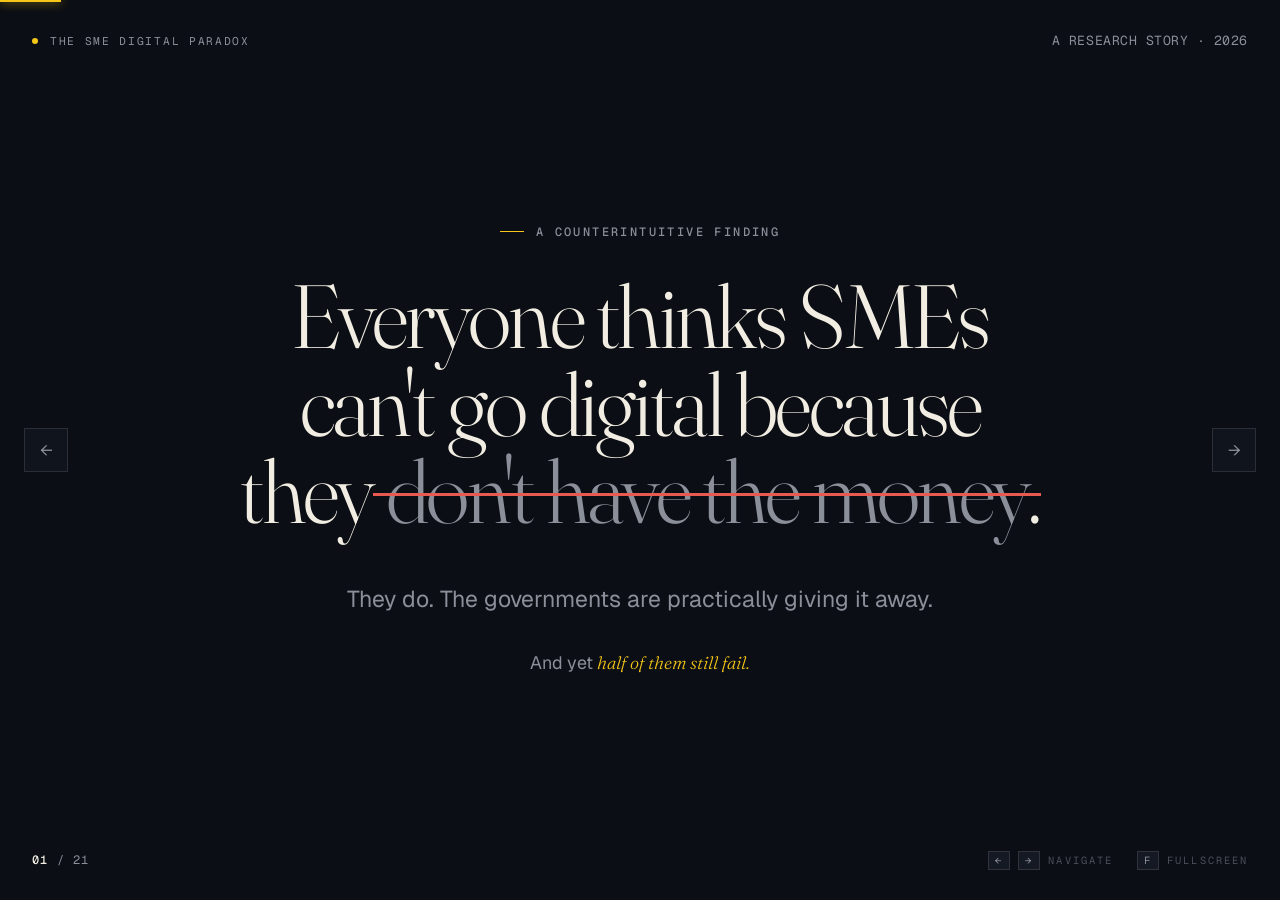
<file: THE SME DIGITAL PARADOX.html>
<!DOCTYPE html>
<html lang="en">
<head>
<meta charset="UTF-8">
<meta name="viewport" content="width=device-width, initial-scale=1.0">
<title>The SME Digital Paradox — A Research Story</title>
<link rel="preconnect" href="https://fonts.googleapis.com">
<link rel="preconnect" href="https://fonts.gstatic.com" crossorigin>
<link href="https://fonts.googleapis.com/css2?family=Fraunces:ital,opsz,wght@0,9..144,300..900;1,9..144,300..900&family=Geist:wght@300;400;500;600;700&family=Geist+Mono:wght@400;500&display=swap" rel="stylesheet">
<style>
:root {
  --bg: #0b0e14;
  --bg-soft: #141923;
  --ink: #f2ede2;
  --ink-mute: #8b8f9a;
  --ink-dim: #4a4f5a;
  --accent: #f5c518;
  --accent-soft: #f5c51822;
  --red: #e85a4f;
  --green: #7dd3a0;
  --grid: rgba(242, 237, 226, 0.04);
  --rule: rgba(242, 237, 226, 0.12);
}

* { margin: 0; padding: 0; box-sizing: border-box; }

html, body {
  height: 100%;
  background: var(--bg);
  color: var(--ink);
  font-family: 'Geist', -apple-system, sans-serif;
  font-weight: 400;
  overflow: hidden;
  -webkit-font-smoothing: antialiased;
}

/* Subtle grid texture */
body::before {
  content: '';
  position: fixed;
  inset: 0;
  background-image:
    linear-gradient(var(--grid) 1px, transparent 1px),
    linear-gradient(90deg, var(--grid) 1px, transparent 1px);
  background-size: 80px 80px;
  pointer-events: none;
  z-index: 0;
}

/* Noise overlay for texture */
body::after {
  content: '';
  position: fixed;
  inset: 0;
  background-image: url("data:image/svg+xml,%3Csvg viewBox='0 0 200 200' xmlns='http://www.w3.org/2000/svg'%3E%3Cfilter id='noiseFilter'%3E%3CfeTurbulence type='fractalNoise' baseFrequency='0.9' numOctaves='3'/%3E%3C/filter%3E%3Crect width='100%25' height='100%25' filter='url(%23noiseFilter)'/%3E%3C/svg%3E");
  opacity: 0.035;
  pointer-events: none;
  z-index: 1;
  mix-blend-mode: overlay;
}

.deck {
  position: relative;
  width: 100vw;
  height: 100vh;
  z-index: 2;
}

.slide {
  position: absolute;
  inset: 0;
  display: flex;
  align-items: center;
  justify-content: center;
  padding: 6vh 8vw;
  opacity: 0;
  pointer-events: none;
  transition: opacity 0.6s cubic-bezier(0.4, 0, 0.2, 1);
}

.slide.active {
  opacity: 1;
  pointer-events: auto;
}

.slide-inner {
  width: 100%;
  max-width: 1400px;
  position: relative;
}

/* Stagger animations on active slide */
.slide.active .stagger > * {
  animation: rise 0.8s cubic-bezier(0.2, 0.8, 0.2, 1) backwards;
}
.slide.active .stagger > *:nth-child(1) { animation-delay: 0.1s; }
.slide.active .stagger > *:nth-child(2) { animation-delay: 0.25s; }
.slide.active .stagger > *:nth-child(3) { animation-delay: 0.4s; }
.slide.active .stagger > *:nth-child(4) { animation-delay: 0.55s; }
.slide.active .stagger > *:nth-child(5) { animation-delay: 0.7s; }
.slide.active .stagger > *:nth-child(6) { animation-delay: 0.85s; }

@keyframes rise {
  from { opacity: 0; transform: translateY(24px); }
  to   { opacity: 1; transform: translateY(0); }
}

@keyframes glow {
  from { text-shadow: 0 0 0px var(--accent-soft); }
  to   { text-shadow: 0 0 40px var(--accent-soft); }
}

/* Typography */
.eyebrow {
  font-family: 'Geist Mono', monospace;
  font-size: 0.75rem;
  font-weight: 500;
  letter-spacing: 0.2em;
  text-transform: uppercase;
  color: var(--ink-mute);
  margin-bottom: 2rem;
  display: flex;
  align-items: center;
  gap: 0.75rem;
}
.eyebrow::before {
  content: '';
  width: 24px;
  height: 1px;
  background: var(--accent);
}

.display {
  font-family: 'Fraunces', serif;
  font-weight: 300;
  font-optical-sizing: auto;
  line-height: 1.02;
  letter-spacing: -0.02em;
}

.headline-xl {
  font-family: 'Fraunces', serif;
  font-weight: 300;
  font-size: clamp(3rem, 7vw, 6.5rem);
  line-height: 0.98;
  letter-spacing: -0.03em;
}

.headline-l {
  font-family: 'Fraunces', serif;
  font-weight: 300;
  font-size: clamp(2.25rem, 4.5vw, 4rem);
  line-height: 1.05;
  letter-spacing: -0.025em;
}

.headline-m {
  font-family: 'Fraunces', serif;
  font-weight: 400;
  font-size: clamp(1.75rem, 3vw, 2.75rem);
  line-height: 1.1;
  letter-spacing: -0.02em;
}

.body-text {
  font-size: clamp(1rem, 1.4vw, 1.25rem);
  line-height: 1.55;
  color: var(--ink-mute);
  max-width: 60ch;
  font-weight: 400;
}

.body-lead {
  font-size: clamp(1.2rem, 1.8vw, 1.6rem);
  line-height: 1.45;
  color: var(--ink);
  max-width: 52ch;
  font-weight: 400;
}

.mono {
  font-family: 'Geist Mono', monospace;
  font-size: 0.82rem;
  color: var(--ink-mute);
  letter-spacing: 0.04em;
}

em.italic {
  font-family: 'Fraunces', serif;
  font-style: italic;
  font-weight: 300;
  color: var(--accent);
}

.yellow { color: var(--accent); }
.red    { color: var(--red); }
.mute   { color: var(--ink-mute); }

/* Number showcase */
.big-number {
  font-family: 'Fraunces', serif;
  font-weight: 300;
  font-size: clamp(6rem, 16vw, 14rem);
  line-height: 0.9;
  letter-spacing: -0.05em;
}

.big-number .unit {
  font-size: 0.4em;
  color: var(--ink-mute);
  font-weight: 400;
  margin-left: 0.1em;
}

/* Timeline graphic */
.timeline {
  border-left: 1px solid var(--rule);
  padding-left: 2rem;
  margin-top: 2rem;
}
.timeline-item {
  position: relative;
  padding: 1rem 0;
  display: grid;
  grid-template-columns: 180px 1fr;
  gap: 2rem;
  align-items: baseline;
}
.timeline-item::before {
  content: '';
  position: absolute;
  left: -2.45rem;
  top: 1.4rem;
  width: 8px;
  height: 8px;
  background: var(--ink-dim);
  border-radius: 50%;
}
.timeline-item.now::before {
  background: var(--accent);
  box-shadow: 0 0 0 4px var(--accent-soft);
}
.timeline-item.past::before {
  background: var(--green);
}
.timeline-item.future::before {
  background: var(--red);
  animation: pulse 2s ease-in-out infinite;
}
@keyframes pulse {
  0%, 100% { opacity: 1; transform: scale(1); }
  50%      { opacity: 0.6; transform: scale(1.3); }
}
.timeline-date {
  font-family: 'Geist Mono', monospace;
  font-size: 0.85rem;
  color: var(--ink-mute);
  letter-spacing: 0.05em;
}
.timeline-label {
  font-family: 'Fraunces', serif;
  font-size: clamp(1.1rem, 1.6vw, 1.4rem);
  font-weight: 400;
  color: var(--ink);
}
.timeline-label .sub {
  display: block;
  font-family: 'Geist', sans-serif;
  font-size: 0.8rem;
  color: var(--ink-mute);
  font-weight: 400;
  margin-top: 0.25rem;
  letter-spacing: 0.02em;
}

/* Bar chart */
.bars {
  display: grid;
  gap: 2.5rem;
  margin-top: 2rem;
}
.bar-row {
  display: grid;
  grid-template-columns: 200px 1fr auto;
  gap: 2rem;
  align-items: center;
}
.bar-label {
  font-family: 'Fraunces', serif;
  font-size: 1.2rem;
  font-weight: 400;
  color: var(--ink);
}
.bar-track {
  height: 6px;
  background: var(--rule);
  position: relative;
  border-radius: 0;
}
.bar-fill {
  height: 100%;
  background: var(--ink-dim);
  transition: width 1.2s cubic-bezier(0.2, 0.8, 0.2, 1);
  width: 0;
}
.slide.active .bar-fill { width: var(--w, 0%); }
.bar-fill.accent { background: var(--accent); }
.bar-fill.red { background: var(--red); }
.bar-value {
  font-family: 'Geist Mono', monospace;
  font-size: 1rem;
  color: var(--ink-mute);
  min-width: 80px;
  text-align: right;
}
.bar-value .big {
  color: var(--ink);
  font-size: 1.3rem;
}

/* Flow diagram */
.flow {
  display: flex;
  align-items: center;
  justify-content: space-between;
  gap: 1rem;
  margin-top: 3rem;
  flex-wrap: wrap;
}
.flow-step {
  flex: 1;
  min-width: 160px;
  padding: 1.5rem 1.25rem;
  border: 1px solid var(--rule);
  text-align: center;
  position: relative;
  background: rgba(20, 25, 35, 0.4);
}
.flow-step.bad { border-color: var(--red); background: rgba(232, 90, 79, 0.05); }
.flow-step-num {
  font-family: 'Geist Mono', monospace;
  font-size: 0.7rem;
  color: var(--ink-mute);
  margin-bottom: 0.75rem;
  letter-spacing: 0.15em;
}
.flow-step-label {
  font-family: 'Fraunces', serif;
  font-size: 1.1rem;
  font-weight: 400;
  line-height: 1.2;
}
.flow-arrow {
  color: var(--ink-dim);
  font-size: 1.5rem;
  font-weight: 300;
}

/* Split layouts */
.split {
  display: grid;
  grid-template-columns: 1fr 1fr;
  gap: 6rem;
  align-items: center;
}
.split-3 {
  display: grid;
  grid-template-columns: 1fr 1fr 1fr;
  gap: 3rem;
}

/* Country comparison */
.countries {
  display: grid;
  grid-template-columns: 1fr 1fr;
  gap: 4rem;
  margin-top: 2rem;
}
.country {
  border-top: 1px solid var(--rule);
  padding-top: 1.5rem;
}
.country-flag {
  font-family: 'Geist Mono', monospace;
  font-size: 0.75rem;
  color: var(--accent);
  letter-spacing: 0.2em;
  margin-bottom: 0.75rem;
}
.country-head {
  font-family: 'Fraunces', serif;
  font-size: 1.5rem;
  font-weight: 400;
  margin-bottom: 1rem;
}

/* Five principles list */
.principles {
  display: grid;
  gap: 0;
  margin-top: 2rem;
}
.principle {
  display: grid;
  grid-template-columns: 80px 1fr;
  gap: 2rem;
  padding: 1.5rem 0;
  border-top: 1px solid var(--rule);
  align-items: start;
}
.principle:last-child { border-bottom: 1px solid var(--rule); }
.principle-num {
  font-family: 'Fraunces', serif;
  font-size: 2.5rem;
  font-weight: 300;
  color: var(--accent);
  line-height: 1;
}
.principle-body h3 {
  font-family: 'Fraunces', serif;
  font-size: 1.4rem;
  font-weight: 400;
  margin-bottom: 0.4rem;
}
.principle-body p {
  font-size: 0.95rem;
  color: var(--ink-mute);
  line-height: 1.5;
  max-width: 60ch;
}

/* Quote */
.quote {
  font-family: 'Fraunces', serif;
  font-style: italic;
  font-weight: 300;
  font-size: clamp(2rem, 4.5vw, 4rem);
  line-height: 1.1;
  letter-spacing: -0.02em;
  position: relative;
  padding-left: 1.5rem;
}
.quote::before {
  content: '';
  position: absolute;
  left: 0;
  top: 0.4em;
  bottom: 0.4em;
  width: 2px;
  background: var(--accent);
}

/* Strike/reveal */
.strike {
  position: relative;
  color: var(--ink-mute);
}
.strike::after {
  content: '';
  position: absolute;
  left: -2%;
  right: -2%;
  top: 52%;
  height: 3px;
  background: var(--red);
  transform: scaleX(0);
  transform-origin: left;
  animation: strike 0.8s cubic-bezier(0.2, 0.8, 0.2, 1) 1s forwards;
}
@keyframes strike {
  to { transform: scaleX(1); }
}

/* Chrome UI */
.chrome-top {
  position: fixed;
  top: 2rem;
  left: 2rem;
  right: 2rem;
  display: flex;
  justify-content: space-between;
  align-items: center;
  z-index: 100;
  font-family: 'Geist Mono', monospace;
  font-size: 0.7rem;
  letter-spacing: 0.15em;
  color: var(--ink-mute);
  text-transform: uppercase;
}
.chrome-brand {
  display: flex;
  align-items: center;
  gap: 0.75rem;
}
.chrome-brand::before {
  content: '';
  width: 6px;
  height: 6px;
  background: var(--accent);
  border-radius: 50%;
}

.chrome-bottom {
  position: fixed;
  bottom: 2rem;
  left: 2rem;
  right: 2rem;
  display: flex;
  justify-content: space-between;
  align-items: center;
  z-index: 100;
}

.progress {
  position: fixed;
  top: 0;
  left: 0;
  height: 2px;
  background: var(--accent);
  transition: width 0.6s cubic-bezier(0.4, 0, 0.2, 1);
  z-index: 200;
  box-shadow: 0 0 10px var(--accent);
}

.counter {
  font-family: 'Geist Mono', monospace;
  font-size: 0.75rem;
  color: var(--ink-mute);
  letter-spacing: 0.1em;
}
.counter .current {
  color: var(--ink);
  font-weight: 500;
}

.nav-hint {
  font-family: 'Geist Mono', monospace;
  font-size: 0.65rem;
  color: var(--ink-dim);
  letter-spacing: 0.2em;
  text-transform: uppercase;
  display: flex;
  gap: 1.5rem;
  align-items: center;
}
.nav-hint kbd {
  font-family: 'Geist Mono', monospace;
  background: var(--bg-soft);
  border: 1px solid var(--rule);
  padding: 2px 6px;
  font-size: 0.65rem;
  color: var(--ink-mute);
}

/* Navigation arrows */
.nav-btn {
  position: fixed;
  top: 50%;
  transform: translateY(-50%);
  width: 44px;
  height: 44px;
  border: 1px solid var(--rule);
  background: rgba(20, 25, 35, 0.6);
  backdrop-filter: blur(10px);
  color: var(--ink-mute);
  cursor: pointer;
  z-index: 100;
  display: flex;
  align-items: center;
  justify-content: center;
  transition: all 0.2s ease;
  font-size: 1rem;
  font-family: inherit;
}
.nav-btn:hover {
  color: var(--ink);
  border-color: var(--accent);
}
.nav-btn.prev { left: 1.5rem; }
.nav-btn.next { right: 1.5rem; }

/* Special slide backgrounds */
.slide[data-tone="dark"] { background: var(--bg); }
.slide[data-tone="accent"] {
  background: var(--bg);
}
.slide[data-tone="accent"] .headline-xl { color: var(--accent); }

/* Centered title slides */
.center { text-align: center; }
.center .body-lead, .center .body-text { margin-left: auto; margin-right: auto; }

/* Act marker */
.act-marker {
  font-family: 'Geist Mono', monospace;
  font-size: 0.7rem;
  letter-spacing: 0.3em;
  color: var(--accent);
  text-transform: uppercase;
  margin-bottom: 1.5rem;
}

/* Blinker */
.blink {
  display: inline-block;
  width: 0.6ch;
  height: 0.9em;
  background: var(--accent);
  vertical-align: baseline;
  animation: blink 1s steps(2) infinite;
  margin-left: 0.1em;
}
@keyframes blink {
  to { opacity: 0; }
}

/* Dotted connector */
.dotted {
  display: block;
  height: 1px;
  background-image: linear-gradient(to right, var(--ink-dim) 50%, transparent 50%);
  background-size: 8px 1px;
  margin: 1.5rem 0;
}

/* Small caps callouts */
.callout {
  display: inline-block;
  font-family: 'Geist Mono', monospace;
  font-size: 0.7rem;
  letter-spacing: 0.18em;
  text-transform: uppercase;
  color: var(--accent);
  padding: 0.4rem 0.8rem;
  border: 1px solid var(--accent);
  margin-bottom: 2rem;
}

/* Bar comparison duo */
.duel {
  display: grid;
  grid-template-columns: 1fr 1fr;
  gap: 3rem;
  margin-top: 3rem;
}
.duel-card {
  padding: 2rem;
  border: 1px solid var(--rule);
  position: relative;
}
.duel-card.good { border-color: var(--green); background: rgba(125, 211, 160, 0.03); }
.duel-card.bad  { border-color: var(--red); background: rgba(232, 90, 79, 0.03); }
.duel-tag {
  font-family: 'Geist Mono', monospace;
  font-size: 0.7rem;
  letter-spacing: 0.15em;
  text-transform: uppercase;
  margin-bottom: 1rem;
}
.duel-card.good .duel-tag { color: var(--green); }
.duel-card.bad .duel-tag { color: var(--red); }
.duel-card h3 {
  font-family: 'Fraunces', serif;
  font-size: 1.6rem;
  font-weight: 400;
  margin-bottom: 1rem;
  line-height: 1.2;
}
.duel-card ul {
  list-style: none;
  display: grid;
  gap: 0.6rem;
}
.duel-card li {
  color: var(--ink-mute);
  font-size: 0.95rem;
  padding-left: 1.25rem;
  position: relative;
  line-height: 1.4;
}
.duel-card li::before {
  content: '—';
  position: absolute;
  left: 0;
  color: var(--ink-dim);
}

/* Compliance bars viz */
.compliance-grid {
  display: grid;
  grid-template-columns: auto 1fr auto;
  gap: 1rem 2rem;
  align-items: center;
  margin-top: 2rem;
}
.comp-label {
  font-family: 'Fraunces', serif;
  font-size: 1.1rem;
}
.comp-track {
  height: 4px;
  background: var(--rule);
  position: relative;
}
.comp-fill {
  height: 100%;
  background: var(--accent);
  width: 0;
  transition: width 1.5s cubic-bezier(0.2, 0.8, 0.2, 1);
}
.slide.active .comp-fill { width: var(--w); }
.comp-date {
  font-family: 'Geist Mono', monospace;
  font-size: 0.8rem;
  color: var(--ink-mute);
  min-width: 110px;
  text-align: right;
}

/* Scrim for endings */
.scrim {
  position: absolute;
  inset: 0;
  background: radial-gradient(circle at center, transparent 0%, var(--bg) 80%);
  pointer-events: none;
}

/* Responsive */
@media (max-width: 880px) {
  .slide { padding: 6vh 6vw; }
  .split, .split-3, .countries, .duel { grid-template-columns: 1fr; gap: 2rem; }
  .bar-row { grid-template-columns: 120px 1fr auto; gap: 1rem; }
  .timeline-item { grid-template-columns: 1fr; gap: 0.25rem; }
  .nav-btn { display: none; }
  .chrome-top, .chrome-bottom { left: 1rem; right: 1rem; }
}

/* Print */
@media print {
  .chrome-top, .chrome-bottom, .nav-btn, .progress { display: none; }
  .slide { position: relative; opacity: 1; page-break-after: always; height: 100vh; }
  body::before, body::after { display: none; }
}
</style>
</head>
<body>

<div class="progress" id="progress" style="width: 0%"></div>

<div class="chrome-top">
  <div class="chrome-brand">THE SME DIGITAL PARADOX</div>
  <div class="mono">A RESEARCH STORY · 2026</div>
</div>

<div class="chrome-bottom">
  <div class="counter"><span class="current" id="counter-current">01</span> / <span id="counter-total">21</span></div>
  <div class="nav-hint">
    <span><kbd>←</kbd> <kbd>→</kbd> NAVIGATE</span>
    <span><kbd>F</kbd> FULLSCREEN</span>
  </div>
</div>

<button class="nav-btn prev" id="btn-prev" aria-label="Previous">←</button>
<button class="nav-btn next" id="btn-next" aria-label="Next">→</button>

<div class="deck" id="deck">

  <!-- SLIDE 1 — HOOK -->
  <section class="slide active" data-tone="dark">
    <div class="slide-inner center">
      <div class="stagger">
        <div class="eyebrow" style="justify-content:center">A Counterintuitive Finding</div>
        <h1 class="headline-xl">Everyone thinks SMEs<br>can't go digital because<br>they <span class="strike">don't have the money</span>.</h1>
        <p class="body-lead mute" style="margin-top:3rem">They do. The governments are practically giving it away.</p>
        <p class="body-text" style="margin-top:2rem">And yet <em class="italic">half of them still fail.</em></p>
      </div>
    </div>
  </section>

  <!-- SLIDE 2 — THE QUESTION -->
  <section class="slide">
    <div class="slide-inner">
      <div class="stagger">
        <div class="act-marker">Act I — The Setup</div>
        <h2 class="headline-l">So if money isn't the<br>problem…<span class="yellow italic">  what is?</span></h2>
        <div class="dotted"></div>
        <p class="body-lead mute">This is the story of 600,000 Singaporean and Malaysian SMEs facing a deadline they can't outrun — and what actually determines whether they make it across.</p>
      </div>
    </div>
  </section>

  <!-- SLIDE 3 — THE FORCING FUNCTION -->
  <section class="slide">
    <div class="slide-inner">
      <div class="stagger">
        <div class="eyebrow">The Compliance Cliff</div>
        <h2 class="headline-l">Two governments just<br>rewrote the rules.</h2>
        <p class="body-lead mute" style="margin-top:2.5rem;max-width:56ch">PDF invoices by email — the way most SMEs have operated for twenty years — are about to become <em class="italic">illegal</em>.</p>
        <p class="mono" style="margin-top:2rem">LHDN MyInvois · IRAS InvoiceNow · Peppol 5-corner model</p>
      </div>
    </div>
  </section>

  <!-- SLIDE 4 — MALAYSIA TIMELINE -->
  <section class="slide">
    <div class="slide-inner">
      <div class="stagger">
        <div class="eyebrow">Malaysia · LHDN MyInvois</div>
        <h2 class="headline-m">The deadlines that already passed — and the one that hasn't.</h2>
        <div class="timeline" style="margin-top:3rem">
          <div class="timeline-item past">
            <div class="timeline-date">AUG · 2024</div>
            <div class="timeline-label">Phase 1: &gt; RM 100M turnover<span class="sub">Large corporations · complete</span></div>
          </div>
          <div class="timeline-item past">
            <div class="timeline-date">JAN · 2025</div>
            <div class="timeline-label">Phase 2: RM 25M – RM 100M<span class="sub">Upper mid-market · complete</span></div>
          </div>
          <div class="timeline-item now">
            <div class="timeline-date">JUL · 2025</div>
            <div class="timeline-label">Phase 3: RM 5M – RM 25M<span class="sub">Mid-market · live</span></div>
          </div>
          <div class="timeline-item future">
            <div class="timeline-date">JAN · 2026</div>
            <div class="timeline-label">Phase 4: RM 1M – RM 5M<span class="sub">Small business · deadline with 6-month soft-landing</span></div>
          </div>
        </div>
        <p class="mono" style="margin-top:2rem;color:var(--red)">Penalties: RM 200 – RM 20,000 per invoice · up to 6 months imprisonment</p>
      </div>
    </div>
  </section>

  <!-- SLIDE 5 — SINGAPORE TIMELINE -->
  <section class="slide">
    <div class="slide-inner">
      <div class="stagger">
        <div class="eyebrow">Singapore · IRAS InvoiceNow</div>
        <h2 class="headline-m">Singapore's path is slower —<br>but no less inevitable.</h2>
        <div class="timeline" style="margin-top:3rem">
          <div class="timeline-item past">
            <div class="timeline-date">MAY · 2025</div>
            <div class="timeline-label">Soft launch<span class="sub">Voluntary onboarding open</span></div>
          </div>
          <div class="timeline-item past">
            <div class="timeline-date">NOV · 2025</div>
            <div class="timeline-label">New voluntary GST registrants<span class="sub">Compulsory</span></div>
          </div>
          <div class="timeline-item future">
            <div class="timeline-date">APR · 2026</div>
            <div class="timeline-label">All new voluntary registrants<span class="sub">Mandatory</span></div>
          </div>
          <div class="timeline-item future">
            <div class="timeline-date">APR · 2031</div>
            <div class="timeline-label">Every GST-registered business<span class="sub">Full phase-in · no exceptions</span></div>
          </div>
        </div>
      </div>
    </div>
  </section>

  <!-- SLIDE 6 — THE OBVIOUS ANSWER -->
  <section class="slide">
    <div class="slide-inner center">
      <div class="stagger">
        <div class="act-marker">Act II — The Obvious Answer</div>
        <h2 class="headline-l">So SMEs do what<br>everyone tells them to do.</h2>
        <p class="body-lead mute" style="margin-top:3rem">They pick a vendor. Swipe the grant. Implement the system.</p>
        <p class="display italic" style="font-size:clamp(1.2rem, 2vw, 1.8rem); color:var(--accent); margin-top:2rem">Problem solved, right?</p>
      </div>
    </div>
  </section>

  <!-- SLIDE 7 — THE GRANT MATH -->
  <section class="slide">
    <div class="slide-inner">
      <div class="stagger">
        <div class="eyebrow">The Subsidy Landscape</div>
        <h2 class="headline-m">Governments are underwriting<br>the transition. Generously.</h2>
        <div class="countries" style="margin-top:3rem">
          <div class="country">
            <div class="country-flag">🇲🇾  MALAYSIA</div>
            <div class="country-head">Industry4WRD Fund</div>
            <p class="body-text">70:30 matching up to <span class="yellow">RM 500,000</span>. Plus RM 50,000/year tax deduction on e-invoicing setup. Plus accelerated capital allowance.</p>
          </div>
          <div class="country">
            <div class="country-flag">🇸🇬  SINGAPORE</div>
            <div class="country-head">PSG + EDG</div>
            <p class="body-text">Up to <span class="yellow">50%</span> of qualifying cost under PSG. Up to 50% under EDG (70% for sustainability). Plus InvoiceNow adoption grants.</p>
          </div>
        </div>
        <p class="mono" style="margin-top:3rem">Money is not the constraint.</p>
      </div>
    </div>
  </section>

  <!-- SLIDE 8 — THE BIG REVEAL -->
  <section class="slide" data-tone="accent">
    <div class="slide-inner center">
      <div class="stagger">
        <div class="eyebrow" style="justify-content:center">Panorama Consulting · 2025 Benchmark</div>
        <div class="big-number yellow" style="margin:1rem auto"><span>50</span><span class="unit">%</span></div>
        <p class="body-lead">of ERP implementations <em class="italic">fail on first attempt</em>.</p>
        <p class="body-text" style="margin-top:2rem">More than half exceed their budget. The average implementation costs US$450,000.</p>
      </div>
    </div>
  </section>

  <!-- SLIDE 9 — WHY THEY FAIL -->
  <section class="slide">
    <div class="slide-inner">
      <div class="stagger">
        <div class="eyebrow">Top Causes of Budget Overrun</div>
        <h2 class="headline-m">And the reasons are the<br>same ones, every time.</h2>
        <div class="bars" style="margin-top:3rem">
          <div class="bar-row">
            <div class="bar-label">Under-staffing</div>
            <div class="bar-track"><div class="bar-fill red" style="--w:76%"></div></div>
            <div class="bar-value"><span class="big">38</span>%</div>
          </div>
          <div class="bar-row">
            <div class="bar-label">Scope creep</div>
            <div class="bar-track"><div class="bar-fill red" style="--w:70%"></div></div>
            <div class="bar-value"><span class="big">35</span>%</div>
          </div>
          <div class="bar-row">
            <div class="bar-label">Data / technical</div>
            <div class="bar-track"><div class="bar-fill red" style="--w:68%"></div></div>
            <div class="bar-value"><span class="big">34</span>%</div>
          </div>
        </div>
        <p class="body-text" style="margin-top:3rem">Gartner 2023: <span class="yellow">55–75%</span> of failed ERP projects under-invested in training.</p>
      </div>
    </div>
  </section>

  <!-- SLIDE 10 — THE MALAYSIA STUDY -->
  <section class="slide">
    <div class="slide-inner">
      <div class="stagger">
        <div class="act-marker">Act III — The Investigation</div>
        <h2 class="headline-l">In 2025, researchers studied<br>506 Malaysian manufacturers.</h2>
        <p class="body-lead mute" style="margin-top:2.5rem">They scored each one across the four dimensions of Industry 4.0 readiness — on a scale of 0 to 4.</p>
        <p class="body-text" style="margin-top:2rem">What they found should have been obvious. It wasn't.</p>
      </div>
    </div>
  </section>

  <!-- SLIDE 11 — THE BAR CHART REVEAL -->
  <section class="slide">
    <div class="slide-inner">
      <div class="stagger">
        <div class="eyebrow">Industry4WRD Readiness Scores · n = 506</div>
        <h2 class="headline-m">The owners were ready.<br>The workforce was not.</h2>
        <div class="bars" style="margin-top:3rem">
          <div class="bar-row">
            <div class="bar-label">Leadership</div>
            <div class="bar-track"><div class="bar-fill accent" style="--w:20.25%"></div></div>
            <div class="bar-value"><span class="big">0.81</span> / 4</div>
          </div>
          <div class="bar-row">
            <div class="bar-label">Workforce</div>
            <div class="bar-track"><div class="bar-fill red" style="--w:8.75%"></div></div>
            <div class="bar-value"><span class="big">0.35</span> / 4</div>
          </div>
        </div>
        <p class="body-text" style="margin-top:3rem;max-width:60ch">Every failure pattern in the Panorama data — under-staffing, scope creep, data quality — is a symptom of the same underlying disease.</p>
      </div>
    </div>
  </section>

  <!-- SLIDE 12 — THE PATTERN -->
  <section class="slide">
    <div class="slide-inner">
      <div class="stagger">
        <div class="eyebrow">The Recurring Sequence</div>
        <h2 class="headline-m">Consultants across both countries<br>describe the same story.</h2>
        <div class="flow">
          <div class="flow-step">
            <div class="flow-step-num">01</div>
            <div class="flow-step-label">SME outgrows Excel</div>
          </div>
          <div class="flow-arrow">→</div>
          <div class="flow-step">
            <div class="flow-step-num">02</div>
            <div class="flow-step-label">Adopts rigid standard ERP</div>
          </div>
          <div class="flow-arrow">→</div>
          <div class="flow-step bad">
            <div class="flow-step-num">03</div>
            <div class="flow-step-label">System can't match informal workflows</div>
          </div>
          <div class="flow-arrow">→</div>
          <div class="flow-step bad">
            <div class="flow-step-num">04</div>
            <div class="flow-step-label">Staff build side-records and workarounds</div>
          </div>
          <div class="flow-arrow">→</div>
          <div class="flow-step bad">
            <div class="flow-step-num">05</div>
            <div class="flow-step-label">Dual system quietly eats the ROI</div>
          </div>
        </div>
        <p class="body-text" style="margin-top:3rem">The grant was claimed. The system was installed. The work didn't change.</p>
      </div>
    </div>
  </section>

  <!-- SLIDE 13 — THE PIVOT QUOTE -->
  <section class="slide" data-tone="accent">
    <div class="slide-inner">
      <div class="stagger">
        <div class="act-marker">Act IV — The Revelation</div>
        <blockquote class="quote" style="margin-top:2rem">
          Owners want to transform<br>
          <span class="yellow">faster than their organizations</span><br>
          can absorb the change.
        </blockquote>
        <p class="mono" style="margin-top:3rem;margin-left:1.5rem">— The pattern hidden in the Industry4WRD data</p>
      </div>
    </div>
  </section>

  <!-- SLIDE 14 — THE COUNTERINTUITIVE CLAIM -->
  <section class="slide" data-tone="dark">
    <div class="slide-inner center">
      <div class="stagger">
        <div class="callout">The Finding</div>
        <h2 class="headline-xl">
          The grants aren't<br>the bottleneck.<br>
          <em class="italic" style="color:var(--accent)">Process readiness is.</em>
        </h2>
        <p class="body-lead mute" style="margin-top:3rem">You can pour half a million ringgit into an SME that hasn't decided how it wants to operate — and watch it produce nothing but a more expensive version of chaos.</p>
      </div>
    </div>
  </section>

  <!-- SLIDE 15 — THE TROJAN HORSE -->
  <section class="slide">
    <div class="slide-inner">
      <div class="stagger">
        <div class="eyebrow">Reframing the Mandate</div>
        <h2 class="headline-l">So here's the insight<br>most SMEs will miss.</h2>
        <div class="split" style="margin-top:3.5rem">
          <div>
            <div class="mono yellow" style="margin-bottom:1rem">WHAT IT LOOKS LIKE</div>
            <p class="body-lead">E-invoicing compliance is a tax rule.</p>
          </div>
          <div>
            <div class="mono yellow" style="margin-bottom:1rem">WHAT IT ACTUALLY IS</div>
            <p class="body-lead">A <em class="italic">Trojan horse</em> for the operational redesign you've been avoiding for a decade.</p>
          </div>
        </div>
        <p class="body-text" style="margin-top:3rem;max-width:60ch">Treat it as IT procurement, and you'll be in the 50% that fail. Treat it as an excuse to clean up workflows, master data, and accountability — and you'll extract real productivity gains the consultants can't sell you.</p>
      </div>
    </div>
  </section>

  <!-- SLIDE 16 — FIVE PATTERNS -->
  <section class="slide">
    <div class="slide-inner">
      <div class="stagger">
        <div class="act-marker">Act V — The Playbook</div>
        <h2 class="headline-l">Five things that separate<br>the winners from the rest.</h2>
      </div>
    </div>
  </section>

  <!-- SLIDE 17 — FIVE PATTERNS LIST -->
  <section class="slide">
    <div class="slide-inner">
      <div class="stagger">
        <div class="eyebrow">What Actually Works</div>
        <div class="principles">
          <div class="principle">
            <div class="principle-num">01</div>
            <div class="principle-body">
              <h3>Map workflows <em class="italic">before</em> selecting software</h3>
              <p>A 4–8 week process mapping exercise prevents the customization debt that silently breaks every future upgrade.</p>
            </div>
          </div>
          <div class="principle">
            <div class="principle-num">02</div>
            <div class="principle-body">
              <h3>Treat e-invoicing as the forcing function — not the goal</h3>
              <p>Compliance is the easiest ROI story to tell. It's also the shallowest. Inventory, CRM, and cash-flow integration are where the real value lives.</p>
            </div>
          </div>
          <div class="principle">
            <div class="principle-num">03</div>
            <div class="principle-body">
              <h3>Spend 15–20% of budget on training</h3>
              <p>Across every benchmark in the data, this is the single strongest predictor of success. Gartner says 55–75% of failed projects under-invested here.</p>
            </div>
          </div>
          <div class="principle">
            <div class="principle-num">04</div>
            <div class="principle-body">
              <h3>Phase the rollout. Hold a 20–25% contingency.</h3>
              <p>Scope creep drives 35% of overruns. Big-bang go-lives are the implementation equivalent of a coin flip.</p>
            </div>
          </div>
          <div class="principle">
            <div class="principle-num">05</div>
            <div class="principle-body">
              <h3>Stack the grants strategically</h3>
              <p>MY: pair RM50,000/yr e-invoicing deduction with accelerated capital allowance. SG: PSG for accounting core, EDG for custom integration with a TR-43 certified consultant.</p>
            </div>
          </div>
        </div>
      </div>
    </div>
  </section>

  <!-- SLIDE 18 — THE TWO PATHS -->
  <section class="slide">
    <div class="slide-inner">
      <div class="stagger">
        <div class="eyebrow">Two SMEs. Same Deadline. Different Outcomes.</div>
        <h2 class="headline-m">The choice isn't which software.<br>It's which path.</h2>
        <div class="duel">
          <div class="duel-card bad">
            <div class="duel-tag">Path A · IT procurement</div>
            <h3>Fast start, slow collapse</h3>
            <ul>
              <li>Claim the grant. Buy the software.</li>
              <li>Skip process mapping.</li>
              <li>Big-bang go-live on the deadline.</li>
              <li>Staff quietly keep Excel open.</li>
              <li>Five years later: another transformation project.</li>
            </ul>
          </div>
          <div class="duel-card good">
            <div class="duel-tag">Path B · Operational redesign</div>
            <h3>Slow start, compounding returns</h3>
            <ul>
              <li>Map the current-state workflows honestly.</li>
              <li>Clean the master data <em>before</em> anything is installed.</li>
              <li>Phase deployment. Train 15–20% of budget.</li>
              <li>Compliance arrives as a byproduct.</li>
              <li>The system becomes the operating layer, not a tax.</li>
            </ul>
          </div>
        </div>
      </div>
    </div>
  </section>

  <!-- SLIDE 19 — WHO WINS -->
  <section class="slide">
    <div class="slide-inner">
      <div class="stagger">
        <div class="eyebrow">Who's Best Positioned in This Cycle</div>
        <h2 class="headline-m">Not the global giants.<br>The locally embedded incumbents.</h2>
        <div class="split-3" style="margin-top:3rem">
          <div>
            <div class="mono yellow" style="margin-bottom:1rem">🇲🇾  MALAYSIA</div>
            <p class="headline-m" style="font-size:1.4rem;font-weight:400">AutoCount · SQL Account · Bukku</p>
            <p class="body-text" style="margin-top:1rem;font-size:0.9rem">240K+ businesses · 600K+ users · native LHDN integration</p>
          </div>
          <div>
            <div class="mono yellow" style="margin-bottom:1rem">🇸🇬  SINGAPORE</div>
            <p class="headline-m" style="font-size:1.4rem;font-weight:400">Xero · Deskera · Synergix</p>
            <p class="body-text" style="margin-top:1rem;font-size:0.9rem">IMDA PSG pre-approved · InvoiceNow-Ready · Peppol certified</p>
          </div>
          <div>
            <div class="mono yellow" style="margin-bottom:1rem">SURROUNDING LAYER</div>
            <p class="headline-m" style="font-size:1.4rem;font-weight:400">Low-code orchestration</p>
            <p class="body-text" style="margin-top:1rem;font-size:0.9rem">Gartner: 70% of new enterprise apps by 2026 · extends instead of replaces</p>
          </div>
        </div>
        <p class="body-text" style="margin-top:3rem;max-width:60ch">At the SME tier, compliance integration matters more than feature breadth. The vendors who understood the local regulator first have a ten-year head start.</p>
      </div>
    </div>
  </section>

  <!-- SLIDE 20 — THE TAKE -->
  <section class="slide" data-tone="accent">
    <div class="slide-inner">
      <div class="stagger">
        <div class="eyebrow">The Take</div>
        <h2 class="headline-l">ERP adoption isn't rising.<br>The decision timeline<br>just <em class="italic" style="color:var(--accent)">collapsed</em>.</h2>
        <p class="body-lead mute" style="margin-top:2.5rem;max-width:54ch">"Eventually" became "within 18 months." Spreadsheets can't survive the transition. Neither can SMEs that treat this as a software purchase instead of an operational one.</p>
      </div>
    </div>
  </section>

  <!-- SLIDE 21 — THE CLOSING -->
  <section class="slide" data-tone="dark">
    <div class="slide-inner center">
      <div class="stagger">
        <div class="eyebrow" style="justify-content:center">One Question</div>
        <h2 class="headline-xl" style="font-style:italic;font-weight:300">
          Is your next 18 months<br>a compliance project<br>— or a redesign?
        </h2>
        <div class="dotted" style="max-width:200px;margin:3rem auto"></div>
        <p class="mono" style="color:var(--ink-mute)">END · RESEARCH NOTES 2026-04-22 · SG + MY</p>
      </div>
    </div>
  </section>

</div>

<script>
const slides = document.querySelectorAll('.slide');
const total  = slides.length;
const progress = document.getElementById('progress');
const counterCurrent = document.getElementById('counter-current');
const counterTotal = document.getElementById('counter-total');
const btnPrev = document.getElementById('btn-prev');
const btnNext = document.getElementById('btn-next');

counterTotal.textContent = String(total).padStart(2, '0');

let current = 0;

function show(index) {
  index = Math.max(0, Math.min(total - 1, index));
  slides.forEach((s, i) => s.classList.toggle('active', i === index));
  current = index;
  progress.style.width = ((index + 1) / total * 100) + '%';
  counterCurrent.textContent = String(index + 1).padStart(2, '0');
  // Update URL hash silently
  history.replaceState(null, '', '#' + (index + 1));
}

function next() { show(current + 1); }
function prev() { show(current - 1); }

// Keyboard
document.addEventListener('keydown', (e) => {
  if (e.key === 'ArrowRight' || e.key === ' ' || e.key === 'PageDown') { e.preventDefault(); next(); }
  else if (e.key === 'ArrowLeft' || e.key === 'PageUp') { e.preventDefault(); prev(); }
  else if (e.key === 'Home') { e.preventDefault(); show(0); }
  else if (e.key === 'End') { e.preventDefault(); show(total - 1); }
  else if (e.key === 'f' || e.key === 'F') {
    if (!document.fullscreenElement) document.documentElement.requestFullscreen();
    else document.exitFullscreen();
  }
});

btnNext.addEventListener('click', next);
btnPrev.addEventListener('click', prev);

// Swipe support
let touchStartX = 0;
document.addEventListener('touchstart', (e) => { touchStartX = e.changedTouches[0].screenX; }, { passive: true });
document.addEventListener('touchend', (e) => {
  const dx = e.changedTouches[0].screenX - touchStartX;
  if (Math.abs(dx) > 50) { dx < 0 ? next() : prev(); }
}, { passive: true });

// Deep link via hash
const hashIndex = parseInt(window.location.hash.slice(1));
if (!isNaN(hashIndex) && hashIndex >= 1 && hashIndex <= total) show(hashIndex - 1);
else show(0);
</script>
</body>
</html>
</file>
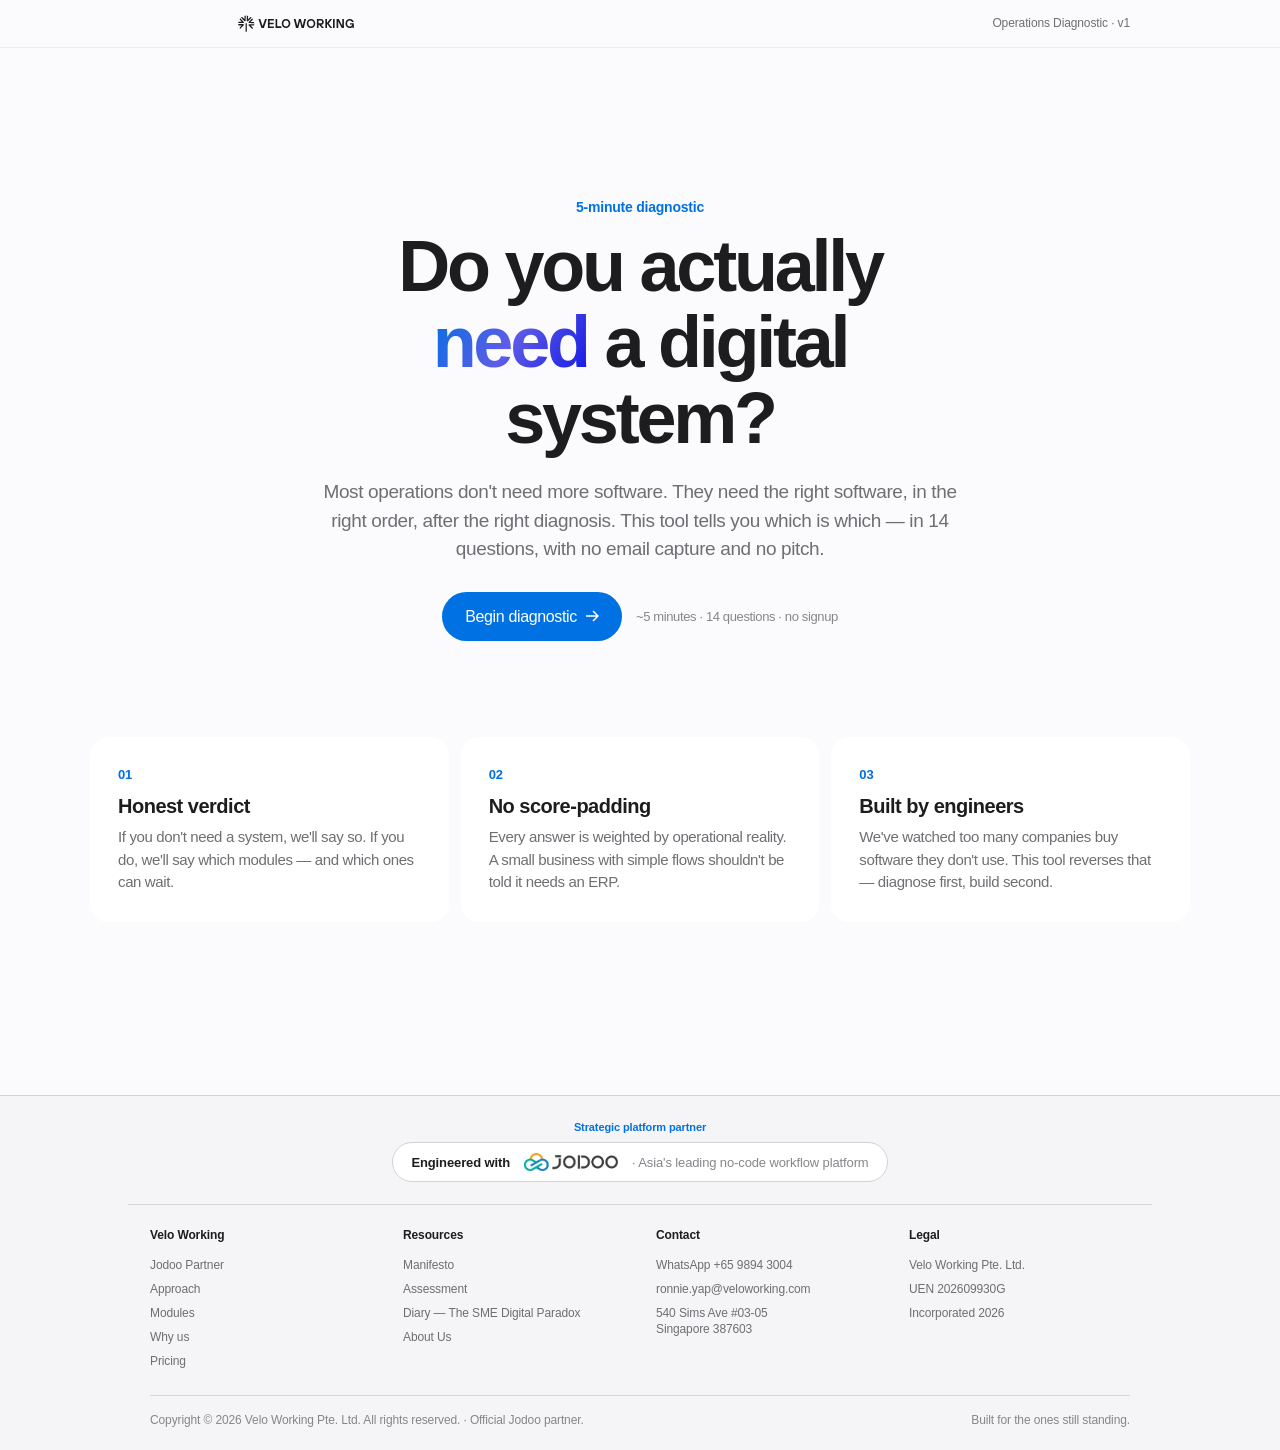
<file: assessment/assessment.html>
<!doctype html>
<html lang="en">
<head>
<meta charset="utf-8" />
<meta name="viewport" content="width=device-width, initial-scale=1, viewport-fit=cover" />
<title>Operations Diagnostic — Velo Working</title>
<meta name="description" content="A 5-minute diagnostic for business owners and operations managers. Find out if you need a digital system, and which modules to build first." />
<meta name="author" content="Velo Working Pte. Ltd." />
<link rel="canonical" href="https://www.veloworking.com/assessment/assessment.html" />
<link rel="alternate" hreflang="en-sg" href="https://www.veloworking.com/assessment/assessment.html" />
<link rel="alternate" hreflang="x-default" href="https://www.veloworking.com/assessment/assessment.html" />
<meta property="og:locale" content="en_SG" />

<!-- Open Graph -->
<meta property="og:title" content="Operations Diagnostic — Velo Working" />
<meta property="og:description" content="A 5-minute diagnostic for business owners and operations managers. Find out if you need a digital system, and which modules to build first." />
<meta property="og:type" content="website" />
<meta property="og:url" content="https://www.veloworking.com/assessment/assessment.html" />
<meta property="og:site_name" content="Velo Working" />
<meta property="og:image" content="https://www.veloworking.com/asset/hero-screen.png" />

<meta name="twitter:card" content="summary_large_image" />
<meta name="twitter:title" content="Operations Diagnostic — Velo Working" />
<meta name="twitter:description" content="A 5-minute diagnostic for business owners and operations managers. Find out if you need a digital system, and which modules to build first." />
<meta name="twitter:image" content="https://www.veloworking.com/asset/hero-screen.png" />

<!-- Favicon -->
<link rel="icon" type="image/png" href="../asset/favicon-jodoo.png" />
<link rel="apple-touch-icon" href="../asset/favicon-jodoo.png" />

<!-- Fonts: native system sans-serif only — no webfont request -->

<style>
/* =================================================================
   APPLE-INSPIRED DESIGN SYSTEM — aligned with veloworking.com
================================================================= */
:root {
  --bg:        #fbfbfd;
  --surface:   #ffffff;
  --surface-2: #f5f5f7;
  --ink:       #1d1d1f;
  --ink-2:     #6e6e73;
  --ink-3:     #86868b;
  --rule:      #d2d2d7;
  --dark:      #0b0b0d;
  --link:      #0071e3;
  --link-hov:  #0077ed;
  --jodoo:     #1317E4;
  --danger:    #b3261e;
  --success:   #1f8b4c;

  --r-tile:    24px;
  --r-card:    18px;
  --r-pill:    980px;

  --f: -apple-system, BlinkMacSystemFont, "Segoe UI", Roboto, "Helvetica Neue", Arial, sans-serif;

  --gut: clamp(20px, 4vw, 40px);
  --max: 1180px;
  --max-narrow: 760px;
  --tile-gap: 12px;
}

* , *::before, *::after { box-sizing: border-box; }
html { scroll-behavior: smooth; -webkit-font-smoothing: antialiased; -moz-osx-font-smoothing: grayscale; }
body {
  margin: 0;
  background: var(--bg);
  color: var(--ink);
  font-family: var(--f);
  font-size: 17px;
  line-height: 1.47059;
  font-weight: 400;
  letter-spacing: -0.022em;
}
img, svg { display: block; max-width: 100%; }
a { color: inherit; text-decoration: none; }
button { font: inherit; color: inherit; background: none; border: 0; cursor: pointer; }
p { margin: 0 0 1em; }
p:last-child { margin: 0; }

.wrap          { max-width: var(--max);        margin: 0 auto; padding-inline: var(--gut); }
.wrap--narrow  { max-width: var(--max-narrow); margin: 0 auto; padding-inline: var(--gut); }

/* =================================================================
   TYPE
================================================================= */
.eyebrow {
  font-size: 14px; font-weight: 600; letter-spacing: -0.016em;
  color: var(--link); margin-bottom: 12px;
}
.eyebrow--muted { color: var(--ink-2); }

h1, h2, h3, h4 { margin: 0; font-weight: 600; letter-spacing: -0.04em; line-height: 1.05; color: var(--ink); }
h1 { font-size: clamp(36px, 5.6vw, 64px); letter-spacing: -0.045em; }
h2 { font-size: clamp(28px, 3.8vw, 44px); }
h3 { font-size: clamp(22px, 2.4vw, 30px); letter-spacing: -0.03em; line-height: 1.1; }
h4 { font-size: 17px; letter-spacing: -0.022em; line-height: 1.2; font-weight: 600; }

.lead {
  font-size: clamp(18px, 1.6vw, 21px);
  line-height: 1.45;
  letter-spacing: -0.022em;
  color: var(--ink-2);
}
.muted { color: var(--ink-2); }

/* =================================================================
   PILL CTAs
================================================================= */
.btn {
  display: inline-flex; align-items: center; justify-content: center;
  gap: 8px;
  padding: 12px 22px; border-radius: var(--r-pill);
  font-size: 16px; font-weight: 500; letter-spacing: -0.022em;
  white-space: nowrap;
  transition: background 200ms ease, color 200ms ease, border-color 200ms ease, opacity 200ms ease;
  border: 1px solid transparent;
  cursor: pointer;
}
.btn--primary { background: var(--link); color: #fff; }
.btn--primary:hover { background: var(--link-hov); }
.btn--ghost { color: var(--link); border-color: var(--link); }
.btn--ghost:hover { background: var(--link); color: #fff; }
.btn--mono  { background: var(--ink); color: #fff; }
.btn--mono:hover { background: #000; }
.btn[disabled],
.btn.is-disabled { opacity: 0.4; cursor: not-allowed; pointer-events: none; }

.btn--on-dark.btn--primary { background: var(--link); }
.btn--on-dark.btn--ghost { color: #2997ff; border-color: #2997ff; }
.btn--on-dark.btn--ghost:hover { background: #2997ff; color: #000; }
.btn--on-dark.btn--paper { background: #fff; color: var(--ink); border-color: #fff; }
.btn--on-dark.btn--paper:hover { background: #2997ff; border-color: #2997ff; color: #000; }

.btn-arrow { width: 14px; height: 14px; }

.link {
  color: var(--link); font-size: 16px; font-weight: 500;
  display: inline-flex; align-items: center; gap: 4px;
  transition: opacity 200ms ease;
}
.link:hover { text-decoration: underline; }
.link::after { content: '›'; font-size: 1.2em; line-height: 0; transform: translateY(-1px); }
.link--on-dark { color: #2997ff; }

/* =================================================================
   NAV
================================================================= */
.nav {
  position: fixed; top: 0; left: 0; right: 0; z-index: 9999;
  height: 48px;
  background: rgba(251, 251, 253, 0.72);
  backdrop-filter: saturate(180%) blur(20px);
  -webkit-backdrop-filter: saturate(180%) blur(20px);
  border-bottom: 1px solid rgba(0, 0, 0, 0.06);
  font-size: 14px;
  letter-spacing: -0.01em;
}
.nav__inner {
  max-width: 1024px; margin: 0 auto; height: 100%;
  display: flex; align-items: center; justify-content: space-between;
  padding-inline: 22px;
}
.nav__brand { color: var(--ink); display: inline-flex; align-items: center; }
.nav__brand-svg { height: 18px; width: auto; }
.nav__tag {
  color: var(--ink-2);
  font-size: 12px; font-weight: 500; letter-spacing: -0.01em;
}
@media (max-width: 560px) { .nav__tag { display: none; } }

main { padding-top: 48px; }

/* =================================================================
   PROGRESS
================================================================= */
.progress {
  position: sticky; top: 48px; z-index: 50;
  background: rgba(251, 251, 253, 0.92);
  backdrop-filter: saturate(180%) blur(14px);
  -webkit-backdrop-filter: saturate(180%) blur(14px);
  border-bottom: 1px solid var(--rule);
  padding: 14px 0 12px;
  display: none;
}
.progress.is-visible { display: block; }
.progress__meta {
  display: flex; align-items: center; justify-content: space-between;
  gap: 12px;
  font-size: 12px; color: var(--ink-2); font-weight: 500; letter-spacing: -0.005em;
  margin-bottom: 8px;
}
.progress__step { color: var(--ink); font-weight: 600; }
.progress__bar {
  height: 4px; background: var(--surface-2); border-radius: 999px; overflow: hidden;
}
.progress__fill {
  height: 100%; width: 0;
  background: var(--link);
  border-radius: 999px;
  transition: width 0.45s cubic-bezier(0.2, 0.8, 0.2, 1);
}

/* =================================================================
   SCREENS
================================================================= */
.screen {
  display: none;
  padding-block: clamp(40px, 6vw, 80px);
  animation: fadeIn 0.4s ease;
}
.screen.active { display: block; }
@keyframes fadeIn {
  from { opacity: 0; transform: translateY(8px); }
  to   { opacity: 1; transform: translateY(0); }
}

/* =================================================================
   INTRO / HERO
================================================================= */
.hero {
  text-align: center;
  padding-block: clamp(36px, 6vw, 72px) clamp(24px, 4vw, 40px);
}
.hero__title {
  font-size: clamp(36px, 6vw, 72px);
  font-weight: 600; letter-spacing: -0.045em; line-height: 1.05;
  margin: 0 auto;
  max-width: 16ch;
}
.hero__title em {
  font-style: normal;
  background: linear-gradient(120deg, var(--link), #5e5ce6 50%, var(--jodoo));
  -webkit-background-clip: text; background-clip: text;
  color: transparent;
}
.hero__lead {
  margin: 22px auto 0;
  max-width: 60ch;
  font-size: clamp(17px, 1.5vw, 19px);
  line-height: 1.5;
  color: var(--ink-2);
}
.hero__ctas {
  margin-top: 28px;
  display: inline-flex; flex-wrap: wrap; gap: 14px; justify-content: center;
  align-items: center;
}
.hero__meta {
  font-size: 13px; color: var(--ink-3); font-weight: 500;
}

/* =================================================================
   PRINCIPLES
================================================================= */
.principles {
  display: grid;
  grid-template-columns: repeat(3, 1fr);
  gap: var(--tile-gap);
  margin-top: clamp(32px, 5vw, 56px);
}
@media (max-width: 833px) { .principles { grid-template-columns: 1fr; } }
.principle {
  background: var(--surface);
  border-radius: var(--r-card);
  padding: 28px;
}
.principle__num {
  font-size: 13px; font-weight: 600; letter-spacing: -0.01em;
  color: var(--link); margin-bottom: 10px;
}
.principle h3 {
  font-size: 20px; letter-spacing: -0.025em; line-height: 1.2;
  margin-bottom: 8px;
}
.principle p {
  font-size: 15px; line-height: 1.5; color: var(--ink-2); margin: 0;
}

/* =================================================================
   FORM CARD
================================================================= */
.card {
  background: var(--surface);
  border-radius: var(--r-tile);
  padding: clamp(28px, 4vw, 48px);
  margin: 0 auto;
  max-width: var(--max-narrow);
}
.card--gray { background: var(--surface-2); }
.card__head { margin-bottom: 24px; }

.form {
  display: grid; gap: 18px;
}
.field { display: flex; flex-direction: column; gap: 6px; }
.field label {
  font-size: 13px; font-weight: 600; letter-spacing: -0.01em;
  color: var(--ink-2);
}
.field input,
.field select,
.field textarea {
  width: 100%;
  padding: 12px 14px;
  background: var(--bg);
  border: 1px solid var(--rule);
  border-radius: 12px;
  font-family: inherit;
  font-size: 16px;
  letter-spacing: -0.022em;
  color: var(--ink);
  transition: border-color 150ms ease, background 150ms ease, box-shadow 150ms ease;
}
.field input:focus,
.field select:focus,
.field textarea:focus {
  outline: none;
  border-color: var(--link);
  background: #fff;
  box-shadow: 0 0 0 4px rgba(0, 113, 227, 0.12);
}
.form__error {
  color: var(--danger);
  font-size: 13px; min-height: 1.1em;
}

/* =================================================================
   QUESTION
================================================================= */
.question {
  max-width: var(--max-narrow);
  margin: 0 auto;
}
.question__section {
  font-size: 13px; font-weight: 600; letter-spacing: -0.01em;
  color: var(--link); margin-bottom: 12px;
}
.question__title {
  font-size: clamp(24px, 3vw, 34px);
  font-weight: 600; letter-spacing: -0.035em; line-height: 1.15;
  max-width: 24ch;
  margin-bottom: 12px;
}
.question__help {
  color: var(--ink-2);
  font-size: 16px; line-height: 1.5;
  max-width: 56ch;
  margin-bottom: 28px;
}

.options { display: grid; gap: 10px; }
.option {
  display: flex; align-items: center; justify-content: space-between;
  gap: 16px;
  padding: 16px 18px;
  background: var(--surface);
  border: 1px solid var(--rule);
  border-radius: var(--r-card);
  cursor: pointer;
  transition: border-color 0.18s ease, background 0.18s ease, transform 0.18s ease, box-shadow 0.18s ease;
  font-size: 16px;
  color: var(--ink);
}
.option:hover {
  border-color: rgba(0, 113, 227, 0.4);
  transform: translateY(-1px);
  box-shadow: 0 6px 18px -8px rgba(29, 29, 31, 0.15);
}
.option.selected {
  border-color: var(--link);
  background: rgba(0, 113, 227, 0.04);
  box-shadow: 0 0 0 1px var(--link);
}
.option-label { display: flex; align-items: center; gap: 14px; }
.option-mark {
  width: 20px; height: 20px;
  border: 1.5px solid var(--rule);
  border-radius: 50%;
  position: relative; flex-shrink: 0;
  transition: border-color 0.18s ease, background 0.18s ease;
}
.option.selected .option-mark {
  border-color: var(--link);
  background: var(--link);
}
.option-mark::after {
  content: '';
  position: absolute;
  inset: 4px;
  background: #fff;
  border-radius: 50%;
  opacity: 0;
  transition: opacity 0.18s ease;
}
.option.selected .option-mark::after { opacity: 1; }
.option-key {
  font-size: 12px; font-weight: 600; color: var(--ink-3);
  letter-spacing: 0.04em;
  background: var(--surface-2);
  padding: 4px 8px;
  border-radius: 6px;
}
.option.selected .option-key { background: var(--link); color: #fff; }

.q-nav {
  display: flex; justify-content: space-between; align-items: center;
  gap: 14px;
  margin-top: 32px; padding-top: 22px;
  border-top: 1px solid var(--rule);
}

/* =================================================================
   RESULTS — verdict tile (dark hero)
================================================================= */
.verdict {
  background:
    radial-gradient(60% 80% at 50% 0%, rgba(19, 23, 228, 0.55), transparent 70%),
    linear-gradient(180deg, #0b0b0d, #1c1c40 100%);
  color: #f5f5f7;
  border-radius: var(--r-tile);
  padding: clamp(40px, 6vw, 72px) clamp(28px, 5vw, 56px);
  margin-bottom: clamp(20px, 3vw, 32px);
}
.verdict__eyebrow {
  font-size: 13px; font-weight: 600; letter-spacing: -0.005em;
  color: #2997ff; margin-bottom: 14px;
}
.verdict__title {
  color: #fff;
  font-size: clamp(32px, 5vw, 56px);
  font-weight: 600; letter-spacing: -0.045em; line-height: 1.05;
  max-width: 22ch;
  margin-bottom: 16px;
}
.verdict__title em {
  font-style: normal;
  background: linear-gradient(120deg, #6f7bff, #2997ff 50%, #fff);
  -webkit-background-clip: text; background-clip: text;
  color: transparent;
}
.verdict__sub {
  color: rgba(245, 245, 247, 0.78);
  font-size: clamp(16px, 1.5vw, 19px);
  line-height: 1.5;
  max-width: 64ch;
  margin-bottom: 32px;
}
.verdict__stats {
  display: grid;
  grid-template-columns: repeat(3, 1fr);
  gap: 1px;
  background: rgba(255, 255, 255, 0.12);
  border: 1px solid rgba(255, 255, 255, 0.12);
  border-radius: 18px;
  overflow: hidden;
}
.stat {
  background: rgba(11, 11, 13, 0.5);
  padding: 22px 18px;
  text-align: center;
}
.stat__num {
  display: block;
  font-size: clamp(28px, 3vw, 40px);
  font-weight: 600; letter-spacing: -0.03em;
  color: #fff;
}
.stat__label {
  display: block;
  margin-top: 6px;
  font-size: 12px; font-weight: 500;
  color: rgba(245, 245, 247, 0.7);
  letter-spacing: -0.005em;
  line-height: 1.3;
}
@media (max-width: 560px) { .verdict__stats { grid-template-columns: 1fr; } }

/* =================================================================
   RESULTS — sections
================================================================= */
.section {
  padding-block: clamp(36px, 5vw, 56px);
}
.section + .section { padding-top: 0; }
.section__head { margin-bottom: clamp(20px, 3vw, 28px); }
.section__head .eyebrow { margin-bottom: 8px; }
.section__head h2 {
  font-size: clamp(24px, 3vw, 34px);
  letter-spacing: -0.035em;
  line-height: 1.1;
  font-weight: 600;
}
.section__head h2 em {
  font-style: normal;
  background: linear-gradient(120deg, var(--link), #5e5ce6);
  -webkit-background-clip: text; background-clip: text;
  color: transparent;
}
.section__lede {
  margin-top: 12px;
  color: var(--ink-2);
  max-width: 64ch;
  font-size: 16px; line-height: 1.55;
}

/* MODULE CARDS */
.module-grid {
  display: grid;
  grid-template-columns: repeat(auto-fill, minmax(260px, 1fr));
  gap: var(--tile-gap);
}
.module {
  background: var(--surface);
  border-radius: var(--r-card);
  padding: 22px;
  display: flex; flex-direction: column; gap: 8px;
}
.module--t2 { background: var(--surface-2); }
.module-top {
  display: flex; align-items: center; justify-content: space-between;
  margin-bottom: 6px;
}
.module-icon {
  width: 36px; height: 36px;
  display: inline-flex; align-items: center; justify-content: center;
  background: rgba(0, 113, 227, 0.08);
  color: var(--link);
  border-radius: 10px;
  font-size: 12px; font-weight: 700; letter-spacing: 0.04em;
}
.module--t2 .module-icon { background: rgba(29, 29, 31, 0.06); color: var(--ink); }
.module-score {
  font-size: 12px; font-weight: 600; color: var(--ink-3);
  letter-spacing: -0.005em;
}
.module-name { font-size: 17px; font-weight: 600; letter-spacing: -0.022em; }
.module-why { font-size: 14px; color: var(--ink-2); line-height: 1.5; }

.empty-tier {
  background: var(--surface-2);
  border-radius: var(--r-card);
  padding: 22px;
  color: var(--ink-2);
  font-size: 15px;
  line-height: 1.5;
}

/* CONTRADICTIONS */
.contradictions { display: grid; gap: 10px; }
.contradiction {
  display: grid;
  grid-template-columns: 1fr auto 1fr;
  gap: 16px;
  align-items: center;
  background: var(--surface);
  border-radius: var(--r-card);
  padding: 20px 22px;
  font-size: 15px; line-height: 1.5;
}
.contradiction__want { color: var(--ink); font-weight: 600; }
.contradiction__cost { color: var(--ink-2); }
.contradiction__arrow {
  font-size: 12px; font-weight: 600; letter-spacing: 0.06em;
  color: var(--link);
  padding: 4px 10px;
  background: rgba(0, 113, 227, 0.08);
  border-radius: 999px;
  text-transform: uppercase;
}
@media (max-width: 700px) {
  .contradiction { grid-template-columns: 1fr; gap: 6px; }
  .contradiction__arrow { justify-self: start; }
}

/* ENGAGEMENT */
.engagement {
  background: var(--surface);
  border-radius: var(--r-tile);
  padding: clamp(24px, 3.5vw, 36px);
  border-left: 4px solid var(--link);
}
.engagement__row {
  display: grid;
  grid-template-columns: 1fr auto;
  gap: 24px;
  align-items: center;
}
@media (max-width: 600px) { .engagement__row { grid-template-columns: 1fr; } }
.engagement__label {
  font-size: 12px; font-weight: 600; letter-spacing: -0.005em;
  color: var(--ink-2);
  margin-bottom: 6px;
}
.engagement__value {
  font-size: clamp(20px, 2.4vw, 26px);
  font-weight: 600; letter-spacing: -0.025em; line-height: 1.15;
}
.engagement__range { text-align: right; }
@media (max-width: 600px) { .engagement__range { text-align: left; } }
.engagement__note {
  font-size: 14px; color: var(--ink-2); line-height: 1.5;
  margin-top: 18px;
  padding-top: 18px;
  border-top: 1px solid var(--rule);
}

/* CTA TILE */
.cta {
  background:
    radial-gradient(60% 80% at 50% 0%, rgba(19, 23, 228, 0.55), transparent 70%),
    linear-gradient(180deg, #0b0b0d, #1c1c40 100%);
  color: #f5f5f7;
  border-radius: var(--r-tile);
  padding: clamp(36px, 5vw, 56px);
  margin-top: clamp(24px, 4vw, 40px);
}
.cta__eyebrow {
  font-size: 13px; font-weight: 600; letter-spacing: -0.005em;
  color: #2997ff; margin-bottom: 14px;
}
.cta__title {
  color: #fff;
  font-size: clamp(28px, 3.6vw, 40px);
  font-weight: 600; letter-spacing: -0.04em; line-height: 1.1;
  max-width: 22ch;
  margin-bottom: 12px;
}
.cta__title em {
  font-style: normal;
  background: linear-gradient(120deg, #6f7bff, #2997ff 50%, #fff);
  -webkit-background-clip: text; background-clip: text;
  color: transparent;
}
.cta__sub { color: rgba(245, 245, 247, 0.72); max-width: 56ch; font-size: 17px; line-height: 1.5; margin-bottom: 22px; }
.cta__form { display: grid; gap: 14px; max-width: 560px; margin-bottom: 22px; }
.cta__form textarea {
  padding: 12px 14px;
  background: rgba(255, 255, 255, 0.06);
  border: 1px solid rgba(255, 255, 255, 0.18);
  border-radius: 14px;
  color: #fff;
  font-family: inherit;
  font-size: 15px;
  letter-spacing: -0.022em;
  resize: vertical;
  min-height: 96px;
  transition: border-color 150ms ease, background 150ms ease;
}
.cta__form textarea::placeholder { color: rgba(245, 245, 247, 0.45); }
.cta__form textarea:focus {
  outline: none;
  border-color: #2997ff;
  background: rgba(255, 255, 255, 0.1);
}
.cta__status {
  font-size: 13px;
  color: rgba(245, 245, 247, 0.72);
  min-height: 1.1em;
}
.cta__status--ok { color: #9ee493; }
.cta__row { display: flex; flex-wrap: wrap; gap: 12px; }

/* =================================================================
   FOOTER (matches index.html)
================================================================= */
.foot {
  background: var(--surface-2);
  color: var(--ink-3);
  font-size: 12px;
  line-height: 1.33337;
  letter-spacing: -0.01em;
  padding-block: 24px 22px;
  border-top: 1px solid var(--rule);
  margin-top: clamp(48px, 8vw, 96px);
}
.foot__partner {
  max-width: 1024px;
  margin: 0 auto;
  padding: 0 22px 22px;
  border-bottom: 1px solid var(--rule);
  text-align: center;
}
.foot__partner-row {
  display: inline-flex; align-items: center; gap: 14px;
  padding: 10px 18px;
  background: var(--surface);
  border: 1px solid var(--rule);
  border-radius: 999px;
  font-size: 13px;
  margin-top: 8px;
}
.foot__partner-row img { height: 18px; }
.foot__partner-row strong { color: var(--ink); font-weight: 600; }
.foot__partner-tag {
  font-size: 11px; font-weight: 600; color: var(--link);
  letter-spacing: -0.01em;
}
.foot__inner { max-width: 1024px; margin: 0 auto; padding: 22px 22px 0; }
.foot__cols {
  display: grid;
  grid-template-columns: repeat(4, 1fr);
  gap: 32px;
  padding-bottom: 22px;
  border-bottom: 1px solid var(--rule);
}
@media (max-width: 833px) { .foot__cols { grid-template-columns: repeat(2, 1fr); gap: 18px; } }
.foot__col h5 { color: var(--ink); font-size: 12px; font-weight: 600; margin: 0 0 10px; }
.foot__col a, .foot__col span { display: block; padding: 4px 0; color: var(--ink-2); font-size: 12px; }
.foot__col a:hover { text-decoration: underline; color: var(--ink); }
.foot__legal {
  padding-top: 16px;
  display: flex; justify-content: space-between; flex-wrap: wrap; gap: 12px;
  color: var(--ink-3);
}

/* =================================================================
   PRINT
================================================================= */
@media print {
  .nav, .progress, .q-nav, .cta, .foot { display: none !important; }
  body { background: #fff; }
  .verdict {
    background: #fff; color: var(--ink);
    border: 2px solid var(--ink);
  }
  .verdict__title, .verdict__title em { color: var(--ink); -webkit-text-fill-color: var(--ink); }
  .verdict__eyebrow { color: var(--ink-2); }
  .verdict__sub { color: var(--ink-2); }
  .verdict__stats { background: #fff; border: 1px solid var(--rule); }
  .stat { background: #fff; }
  .stat__num { color: var(--ink); }
  .stat__label { color: var(--ink-2); }
  .screen.active { padding-block: 0; }
}
</style>
</head>
<body>

<!-- ===========================================================
  SVG SPRITE — Velo Working logotype
=========================================================== -->
<svg xmlns="http://www.w3.org/2000/svg" style="position:absolute; width:0; height:0; overflow:hidden" aria-hidden="true">
  <symbol id="velo-logo" viewBox="-67 125 310 50">
    <g fill="currentColor">
      <path d="m -63.08431,159.73324 v -11.95468 h 1.711254 1.711254 v 11.95468 11.95468 h -1.711254 -1.711254 z m 13.473111,-0.82354 c -2.7838,-2.88889 -5.165724,-5.36884 -5.293161,-5.51098 l -0.231706,-0.25846 0.549761,-1.29497 0.549763,-1.29498 7.635659,0.0174 c 4.199613,0.01 7.642322,0.0236 7.650469,0.0309 0.01335,0.0121 -1.513544,3.63653 -1.544387,3.66591 -0.0071,0.007 -1.932699,-0.0391 -4.279044,-0.10194 -2.346348,-0.0628 -4.407082,-0.11379 -4.579413,-0.11326 l -0.313328,9e-4 3.263591,3.23912 3.263592,3.23912 -0.776198,1.81972 c -0.42691,1.00085 -0.789235,1.81842 -0.80517,1.81682 -0.01595,-0.001 -2.306627,-2.36654 -5.090428,-5.25543 z m -29.666932,3.11343 c -0.40939,-1.01953 -0.73477,-1.86111 -0.72306,-1.87019 0.11854,-0.0919 6.601154,-6.26625 6.601154,-6.28717 0,-0.0155 -2.06247,-0.0194 -4.583264,-0.009 l -4.58327,0.0194 -0.74007,-1.83176 -0.74007,-1.83177 0.15342,-0.0131 c 0.34112,-0.0292 15.135529,0.27402 15.167398,0.31083 0.01891,0.0219 0.267301,0.61697 0.551984,1.32251 l 0.517602,1.28278 -3.365959,3.34337 c -1.851279,1.83885 -4.288204,4.26051 -5.415385,5.38145 -1.12719,1.12096 -2.05995,2.03766 -2.0728,2.03711 -0.0129,-4.5e-4 -0.3583,-0.83516 -0.76768,-1.85469 z m 33.041236,-14.34438 c -3.791272,-0.0741 -7.098103,-0.14163 -7.348513,-0.15003 l -0.455294,-0.0153 -0.520844,-1.3003 c -0.286465,-0.71518 -0.520846,-1.31372 -0.520846,-1.3301 0,-0.0374 3.03224,-3.04993 5.890442,-5.87067 2.539166,-2.5059 4.940976,-4.86047 4.957427,-4.84345 0.02131,0.0221 0.36701,0.85212 0.768213,1.84455 l 0.729459,1.80441 -0.207484,0.20195 c -0.114116,0.11108 -1.519848,1.44395 -3.123846,2.96192 -1.603998,1.51799 -3.013976,2.85516 -3.133281,2.9715 l -0.21692,0.21154 4.60739,-0.0328 c 3.946267,-0.028 4.611369,-0.023 4.635133,0.0354 0.249971,0.61373 1.323165,3.26153 1.390383,3.43038 l 0.09115,0.22896 -0.324674,-0.007 c -0.178575,-0.003 -3.426627,-0.0673 -7.217897,-0.14137 z m -31.875116,-0.22557 c -3.49313,-0.008 -5.89298,-0.0303 -5.89298,-0.0563 0,-0.0603 1.49413,-3.5857 1.54033,-3.63439 0.0204,-0.0215 2.08435,0.0149 4.58652,0.0808 2.502157,0.066 4.555892,0.1135 4.56385,0.1055 0.008,-0.008 -1.450958,-1.46694 -3.24204,-3.24218 l -3.2565,-3.22771 0.78062,-1.84246 0.78062,-1.84246 0.13009,0.13515 c 0.0715,0.0743 2.464747,2.55971 5.318224,5.52307 l 5.188142,5.38792 -0.06524,0.15558 c -0.03588,0.0856 -0.288522,0.6816 -0.561424,1.32453 l -0.496185,1.16895 -1.740524,-0.0119 c -0.957288,-0.007 -4.392364,-0.0174 -7.633503,-0.0243 z m 19.589652,-5.24138 c -0.712179,-0.30247 -1.305328,-0.56039 -1.318105,-0.57317 -0.01277,-0.0128 -0.0072,-3.45913 0.01238,-7.65856 l 0.03563,-7.63531 1.788624,0.75983 c 0.983744,0.41792 1.814974,0.7774 1.847178,0.79886 0.04578,0.0305 0.03288,0.98466 -0.05923,4.37741 -0.06479,2.38612 -0.117559,4.44686 -0.117282,4.57942 l 4.48e-4,0.24102 3.24018,-3.26967 3.240214,-3.26966 1.78356,0.75711 c 0.980959,0.41641 1.801446,0.77332 1.823303,0.79314 0.02185,0.0199 -2.320873,2.30888 -5.206069,5.08681 -2.885194,2.77793 -5.365114,5.16596 -5.510933,5.30673 l -0.265123,0.25597 z m -12.34695,-4.8958 c -2.942875,-2.96981 -5.356102,-5.41524 -5.362732,-5.43431 -0.0104,-0.0301 3.575683,-1.50529 3.65865,-1.505 0.0172,6e-5 1.436368,1.48058 3.153703,3.29005 1.717335,1.80948 3.14167,3.29761 3.165188,3.30699 0.02476,0.01 0.03646,-1.91609 0.02778,-4.57516 l -0.01498,-4.5922 1.828043,-0.73907 c 1.005424,-0.40649 1.833188,-0.73378 1.839475,-0.72732 0.01771,0.0182 -0.27252,15.28791 -0.290931,15.30631 -0.01962,0.0197 -2.434208,1.00013 -2.563044,1.04078 -0.07161,0.0227 -1.205843,-1.097 -5.441159,-5.37107 z"/>
      <path d="m -19.089294,160.84717 h 6.702763 l 8.4666472,-24.69439 h -5.1152663 l -6.3499859,19.04996 h -0.705554 l -6.349986,-19.04996 h -5.115266 z m 17.9916369,0 H 15.482861 v -4.23333 H 3.4884437 v -5.9972 H 14.777307 v -4.23333 H 3.4884437 V 140.3861 H 15.482861 v -4.23332 H -1.0976571 Z m 21.1666331,0 h 16.227742 v -4.40971 H 24.655077 v -20.28468 h -4.586101 z m 29.104079,-4.05694 c -4.233324,0 -7.408317,-3.21027 -7.408317,-8.29026 0,-5.07999 3.174993,-8.29026 7.408317,-8.29026 4.233323,0 7.408316,3.21027 7.408316,8.29026 0,5.07999 -3.174993,8.29026 -7.408316,8.29026 z m 0,-20.99023 c -6.667485,0 -11.994418,5.25638 -11.994418,12.69997 0,7.4436 5.326933,12.69997 11.994418,12.69997 6.667485,0 11.994417,-5.25637 11.994417,-12.69997 0,-7.44359 -5.326932,-12.69997 -11.994417,-12.69997 z m 27.692983,25.04717 h 6.349986 l 4.233324,-16.9333 h 0.705554 l 4.233323,16.9333 h 6.349986 l 6.173599,-24.69439 h -5.115268 l -4.233324,17.28607 h -0.705554 l -4.409712,-17.28607 h -5.291655 l -4.409712,17.28607 h -0.705554 l -4.233324,-17.28607 h -5.115266 z m 41.804052,-4.05694 c -4.23332,0 -7.40831,-3.21027 -7.40831,-8.29026 0,-5.07999 3.17499,-8.29026 7.40831,-8.29026 4.23333,0 7.40832,3.21027 7.40832,8.29026 0,5.07999 -3.17499,8.29026 -7.40832,8.29026 z m 0,-20.99023 c -6.66748,0 -11.99441,5.25638 -11.99441,12.69997 0,7.4436 5.32693,12.69997 11.99441,12.69997 6.66749,0 11.99442,-5.25637 11.99442,-12.69997 0,-7.44359 -5.32693,-12.69997 -11.99442,-12.69997 z m 16.22777,25.04717 h 4.5861 v -8.46665 h 1.41111 l 7.93748,8.46665 h 5.82082 l -7.93748,-8.46665 c 3.88054,-0.17639 7.23192,-3.17499 7.23192,-7.93748 0,-4.93888 -3.38666,-8.29026 -7.76109,-8.29026 h -11.28886 z m 4.5861,-12.69997 v -7.58471 h 6.52637 c 1.76389,0 3.35138,1.5875 3.35138,3.88055 0,2.11666 -1.58749,3.70416 -3.35138,3.70416 z m 18.8736,12.69997 h 4.5861 v -11.46525 l 9.1722,11.46525 h 5.64443 l -10.05414,-12.52359 9.34859,-12.1708 h -5.64443 l -8.46665,11.11247 v -11.11247 h -4.5861 z m 21.34299,0 h 4.5861 v -24.69439 h -4.5861 z m 9.87777,0 h 4.5861 v -17.10969 h 0.70556 l 8.99581,17.10969 h 6.1736 v -24.69439 h -4.5861 v 17.10968 h -0.70556 l -8.99581,-17.10968 h -6.1736 z m 44.44988,0 h 3.52777 v -13.05275 h -10.75969 v 3.52777 h 6.17359 v 0.17639 c 0,1.58749 -2.11666,5.29165 -6.70276,5.29165 -4.23332,0 -7.40832,-3.21027 -7.40832,-8.29026 0,-5.07999 3.175,-8.29026 7.40832,-8.29026 3.3161,0 5.29165,2.11667 6.34999,4.40972 h 4.76248 C 236.53292,140.73888 232.93459,135.8 226.26711,135.8 c -6.66749,0 -11.99442,5.25638 -11.99442,12.69997 0,7.4436 5.32693,12.69997 11.99442,12.69997 2.50472,0 4.23332,-0.7761 5.46804,-1.58749 0.70556,-0.45861 1.30528,-0.98778 1.76389,-1.5875 h 0.17639 z"/>
    </g>
  </symbol>
</svg>

<!-- ===========================================================
  NAV
=========================================================== -->
<nav class="nav" aria-label="Primary">
  <div class="nav__inner">
    <a href="../index.html" class="nav__brand" aria-label="Velo Working — home">
      <svg class="nav__brand-svg" aria-hidden="true"><use href="#velo-logo"/></svg>
    </a>
    <span class="nav__tag">Operations Diagnostic · v1</span>
  </div>
</nav>

<!-- ===========================================================
  PROGRESS
=========================================================== -->
<div class="progress" id="progressWrap" aria-hidden="true">
  <div class="wrap">
    <div class="progress__meta">
      <span class="progress__step" id="progStep">01 / 14</span>
      <span id="progLabel">Profile</span>
    </div>
    <div class="progress__bar"><div class="progress__fill" id="progFill"></div></div>
  </div>
</div>

<main>

<!-- ===========================================================
  INTRO
=========================================================== -->
<section class="screen active" id="screen-intro">
  <div class="wrap">
    <div class="hero">
      <div class="eyebrow">5-minute diagnostic</div>
      <h1 class="hero__title">Do you actually <em>need</em> a digital system?</h1>
      <p class="hero__lead">
        Most operations don't need more software. They need the right software, in the right order,
        after the right diagnosis. This tool tells you which is which — in 14 questions, with no email
        capture and no pitch.
      </p>
      <div class="hero__ctas">
        <button class="btn btn--primary" onclick="startAssessment()">
          Begin diagnostic
          <svg class="btn-arrow" viewBox="0 0 14 14" fill="none"><path d="M1 7h12m-5-5l5 5-5 5" stroke="currentColor" stroke-width="1.5"/></svg>
        </button>
        <span class="hero__meta">~5 minutes · 14 questions · no signup</span>
      </div>
    </div>

    <div class="principles">
      <div class="principle">
        <div class="principle__num">01</div>
        <h3>Honest verdict</h3>
        <p>If you don't need a system, we'll say so. If you do, we'll say which modules — and which ones can wait.</p>
      </div>
      <div class="principle">
        <div class="principle__num">02</div>
        <h3>No score-padding</h3>
        <p>Every answer is weighted by operational reality. A small business with simple flows shouldn't be told it needs an ERP.</p>
      </div>
      <div class="principle">
        <div class="principle__num">03</div>
        <h3>Built by engineers</h3>
        <p>We've watched too many companies buy software they don't use. This tool reverses that — diagnose first, build second.</p>
      </div>
    </div>
  </div>
</section>

<!-- ===========================================================
  CONTACT GATE
=========================================================== -->
<section class="screen" id="screen-contact">
  <div class="wrap">
    <div class="card">
      <div class="card__head">
        <div class="eyebrow">Before we begin</div>
        <h2>Quick — who are <em style="font-style:normal;background:linear-gradient(120deg,var(--link),#5e5ce6);-webkit-background-clip:text;background-clip:text;color:transparent;">you</em>?</h2>
        <p class="lead" style="margin-top:14px;">
          So we know who's taking the diagnostic and can send your verdict back if you want a human read on it.
          We won't subscribe you to anything.
        </p>
      </div>

      <form id="contactForm" class="form" novalidate>
        <div class="field">
          <label for="cf-name">Name</label>
          <input id="cf-name" name="name" type="text" autocomplete="name" required />
        </div>
        <div class="field">
          <label for="cf-email">Work email</label>
          <input id="cf-email" name="email" type="email" autocomplete="email" required />
        </div>
        <div class="field">
          <label for="cf-company">Company</label>
          <input id="cf-company" name="company" type="text" autocomplete="organization" required />
        </div>
        <div class="field">
          <label for="cf-phone">Phone (optional)</label>
          <input id="cf-phone" name="phone" type="tel" autocomplete="tel" />
        </div>
        <div id="contactError" class="form__error"></div>
        <div class="hero__ctas" style="margin-top:6px; justify-content:flex-start;">
          <button class="btn btn--primary" type="submit" id="contactSubmit">
            <span id="contactSubmitLabel">Start the diagnostic</span>
            <svg class="btn-arrow" viewBox="0 0 14 14" fill="none"><path d="M1 7h12m-5-5l5 5-5 5" stroke="currentColor" stroke-width="1.5"/></svg>
          </button>
          <button class="btn btn--ghost" type="button" id="contactBack">← Back</button>
        </div>
      </form>
    </div>
  </div>
</section>

<!-- ===========================================================
  QUESTION SCREEN
=========================================================== -->
<section class="screen" id="screen-question"></section>

<!-- ===========================================================
  RESULTS
=========================================================== -->
<section class="screen" id="screen-results"></section>

</main>

<!-- ===========================================================
  FOOTER (matches index.html)
=========================================================== -->
<footer class="foot">
  <div class="foot__partner">
    <div class="foot__partner-tag">Strategic platform partner</div>
    <div class="foot__partner-row">
      <strong>Engineered with</strong>
      <img src="../asset/jodoo_logo.png" alt="Jodoo" loading="lazy" />
      <span>· Asia's leading no-code workflow platform</span>
    </div>
  </div>

  <div class="foot__inner">
    <div class="foot__cols">
      <div class="foot__col">
        <h5>Velo Working</h5>
        <a href="../index.html#partner">Jodoo Partner</a>
        <a href="../index.html#approach">Approach</a>
        <a href="../index.html#modules">Modules</a>
        <a href="../index.html#why">Why us</a>
        <a href="../index.html#pricing">Pricing</a>
      </div>
      <div class="foot__col">
        <h5>Resources</h5>
        <a href="../index.html#manifesto">Manifesto</a>
        <a href="assessment.html">Assessment</a>
        <a href="../blog/THE%20SME%20DIGITAL%20PARADOX.html">Diary — The SME Digital Paradox</a>
        <a href="../pitch-deck.html">About Us</a>
      </div>
      <div class="foot__col">
        <h5>Contact</h5>
        <a href="https://wa.me/6598943004" target="_blank" rel="noopener">WhatsApp +65 9894 3004</a>
        <a href="mailto:ronnie.yap@veloworking.com">ronnie.yap@veloworking.com</a>
        <span>540 Sims Ave #03-05<br>Singapore 387603</span>
      </div>
      <div class="foot__col">
        <h5>Legal</h5>
        <span>Velo Working Pte. Ltd.</span>
        <span>UEN 202609930G</span>
        <span>Incorporated 2026</span>
      </div>
    </div>
    <div class="foot__legal">
      <span>Copyright © 2026 Velo Working Pte. Ltd. All rights reserved. · Official Jodoo partner.</span>
      <span>Built for the ones still standing.</span>
    </div>
  </div>
</footer>

<script>
/* ==================================================================
   QUESTION DATA + SCORING MODEL
   ================================================================== */

const QUESTIONS = [
  // ---- PROFILE (3) ----
  {
    id: 'industry',
    section: 'Profile',
    title: 'What kind of business do you run?',
    help: 'This shapes which modules typically matter for you.',
    type: 'single',
    options: [
      { key: 'A', label: 'Manufacturing / fabrication / assembly', tag: 'mfg' },
      { key: 'B', label: 'Trading / distribution / wholesale', tag: 'trade' },
      { key: 'C', label: 'Engineering services / projects', tag: 'project' },
      { key: 'D', label: 'F&B / retail / consumer-facing', tag: 'retail' },
      { key: 'E', label: 'Other / mixed', tag: 'mixed' }
    ],
    score: () => ({})
  },
  {
    id: 'headcount',
    section: 'Profile',
    title: 'How many people work in operations?',
    help: 'Including production, warehouse, admin — anyone who touches an order.',
    type: 'single',
    options: [
      { key: 'A', label: '1–5', tag: 'micro' },
      { key: 'B', label: '6–20', tag: 'small' },
      { key: 'C', label: '21–50', tag: 'mid' },
      { key: 'D', label: '50+', tag: 'large' }
    ],
    score: () => ({})
  },
  {
    id: 'volume',
    section: 'Profile',
    title: 'How many orders or jobs do you handle per month?',
    help: 'Roughly. Volume changes everything — manual works at low volume, breaks at high.',
    type: 'single',
    options: [
      { key: 'A', label: 'Under 20', tag: 'low' },
      { key: 'B', label: '20–100', tag: 'medium' },
      { key: 'C', label: '100–500', tag: 'high' },
      { key: 'D', label: '500+', tag: 'very-high' }
    ],
    score: () => ({})
  },

  // ---- DIAGNOSTIC (11) ----
  {
    id: 'inventory',
    section: 'Operations',
    title: 'Do you know your real-time stock without checking the warehouse?',
    help: 'A reliable inventory system means you can quote, plan, and commit without physically counting.',
    type: 'single',
    options: [
      { key: 'A', label: 'Yes — always accurate', val: 0 },
      { key: 'B', label: 'Mostly — but I verify before promising', val: 1 },
      { key: 'C', label: 'No — I check the floor or call someone', val: 2 },
      { key: 'D', label: 'Not applicable — we don\'t hold stock', val: -1 }
    ],
    score: (v) => v <= 0 ? {} : ({ inventory: v * 2, production: v })
  },
  {
    id: 'job_status',
    section: 'Operations',
    title: 'Can you see the status of any job or order in under 30 seconds?',
    help: 'Sales asks "where\'s order #2341?" — what happens?',
    type: 'single',
    options: [
      { key: 'A', label: 'Yes — open dashboard, done', val: 0 },
      { key: 'B', label: 'Sometimes — depends on who\'s in', val: 1 },
      { key: 'C', label: 'No — I have to ask production', val: 2 }
    ],
    score: (v) => ({ production: v * 2, projectMgmt: v, customer: v })
  },
  {
    id: 'quotes',
    section: 'Sales',
    title: 'How are quotations prepared today?',
    help: 'Quotes are the front door. If they\'re slow, you lose deals you don\'t see.',
    type: 'single',
    options: [
      { key: 'A', label: 'Generated from a system / configurator', val: 0 },
      { key: 'B', label: 'Templated in Excel/Word — copy & adjust', val: 1 },
      { key: 'C', label: 'Built from scratch every time', val: 2 }
    ],
    score: (v) => ({ crm: v * 2, finance: v })
  },
  {
    id: 'customer_chase',
    section: 'Sales',
    title: 'Do customers chase you for delivery or status updates?',
    help: 'When customers ask "is it ready yet?" — the system has already failed.',
    type: 'single',
    options: [
      { key: 'A', label: 'Rarely — they trust our timelines', val: 0 },
      { key: 'B', label: 'Sometimes — for big or late jobs', val: 1 },
      { key: 'C', label: 'Often — it\'s part of the day', val: 2 }
    ],
    score: (v) => ({ customer: v * 2, production: v })
  },
  {
    id: 'reports',
    section: 'Visibility',
    title: 'How long does it take to compile a month-end report?',
    help: 'Sales, costs, margins, WIP — the full picture.',
    type: 'single',
    options: [
      { key: 'A', label: 'Minutes — it\'s automatic', val: 0 },
      { key: 'B', label: 'A few hours', val: 1 },
      { key: 'C', label: 'A full day or more', val: 2 },
      { key: 'D', label: 'We don\'t really do month-end reporting', val: 2 }
    ],
    score: (v) => ({ reporting: v * 2, finance: v })
  },
  {
    id: 'profitability',
    section: 'Visibility',
    title: 'Can you tell which jobs or products are most profitable right now?',
    help: 'Not last quarter — right now, this month.',
    type: 'single',
    options: [
      { key: 'A', label: 'Yes — by job, customer, and SKU', val: 0 },
      { key: 'B', label: 'Roughly — gut feel + spreadsheet', val: 1 },
      { key: 'C', label: 'No — we know after the fact, if at all', val: 2 }
    ],
    score: (v) => ({ reporting: v * 2, finance: v, projectMgmt: v })
  },
  {
    id: 'po',
    section: 'Procurement',
    title: 'How are purchase orders raised?',
    help: 'POs to suppliers, raw materials, sub-contracted work.',
    type: 'single',
    options: [
      { key: 'A', label: 'Through a system with approval flow', val: 0 },
      { key: 'B', label: 'Word/Excel templates emailed', val: 1 },
      { key: 'C', label: 'Verbally / WhatsApp / handwritten', val: 2 },
      { key: 'D', label: 'Not applicable — we don\'t purchase', val: -1 }
    ],
    score: (v) => v <= 0 ? {} : ({ procurement: v * 2 })
  },
  {
    id: 'invoices',
    section: 'Finance',
    title: 'How are invoices created after delivery?',
    help: 'Speed of invoicing = speed of cash.',
    type: 'single',
    options: [
      { key: 'A', label: 'Auto-generated from delivery / job completion', val: 0 },
      { key: 'B', label: 'Manually created in accounting software', val: 1 },
      { key: 'C', label: 'Manually typed in Word/Excel', val: 2 }
    ],
    score: (v) => ({ finance: v * 2 })
  },
  {
    id: 'timesheet',
    section: 'People',
    title: 'How is staff time / attendance tracked?',
    help: 'Including production hours, OT, leave.',
    type: 'single',
    options: [
      { key: 'A', label: 'Digital system with payroll integration', val: 0 },
      { key: 'B', label: 'Spreadsheet tracked by HR / admin', val: 1 },
      { key: 'C', label: 'Paper / punch card / WhatsApp', val: 2 }
    ],
    score: (v) => ({ hr: v * 2 })
  },
  {
    id: 'quality',
    section: 'Quality',
    title: 'How are quality issues, rework, or defects tracked?',
    help: 'If you can\'t measure it, you\'re paying for it without seeing it.',
    type: 'single',
    options: [
      { key: 'A', label: 'Logged systematically with root cause', val: 0 },
      { key: 'B', label: 'Mentioned in meetings, sometimes recorded', val: 1 },
      { key: 'C', label: 'Not formally tracked', val: 2 }
    ],
    score: (v) => ({ quality: v * 2, production: Math.floor(v / 2) })
  },
  {
    id: 'maintenance',
    section: 'Equipment',
    title: 'Are equipment / machine maintenance records up-to-date?',
    help: 'Last service date, parts changed, downtime hours.',
    type: 'single',
    options: [
      { key: 'A', label: 'Yes — digital log with schedules', val: 0 },
      { key: 'B', label: 'Some logbooks, but inconsistent', val: 1 },
      { key: 'C', label: 'No formal record', val: 2 },
      { key: 'D', label: 'Not applicable — no equipment', val: -1 }
    ],
    score: (v) => v <= 0 ? {} : ({ maintenance: v * 2 })
  },
  {
    id: 'documents',
    section: 'Knowledge',
    title: 'Do you spend time hunting for files, drawings, or specs?',
    help: 'Old quotes, customer drawings, BOMs, certificates.',
    type: 'single',
    options: [
      { key: 'A', label: 'Rarely — everything is findable', val: 0 },
      { key: 'B', label: 'Sometimes — depends on the file', val: 1 },
      { key: 'C', label: 'Often — it\'s a real time-sink', val: 2 }
    ],
    score: (v) => ({ document: v * 2 })
  },
  {
    id: 'handoff',
    section: 'Coordination',
    title: 'Does information get lost between teams (sales ↔ ops ↔ finance)?',
    help: 'Wrong specs going to production, delivered jobs not invoiced, quotes not following up.',
    type: 'single',
    options: [
      { key: 'A', label: 'Rarely — we have clear handoffs', val: 0 },
      { key: 'B', label: 'Sometimes — depends on the deal', val: 1 },
      { key: 'C', label: 'Often — it\'s a known weak point', val: 2 }
    ],
    score: (v) => ({ crm: v, production: v, finance: v, projectMgmt: v })
  }
];

/* ----------------- MODULE METADATA ----------------- */
const MODULES = {
  crm:         { name: 'CRM & Quotations',     short: 'CRM',  why: 'Customer records, quotes, follow-ups in one place.' },
  inventory:   { name: 'Inventory Control',    short: 'INV',  why: 'Real-time stock, reorder points, batch traceability.' },
  production:  { name: 'Production / MES',     short: 'PRD',  why: 'Job tracking, work orders, shopfloor visibility.' },
  procurement: { name: 'Procurement',          short: 'PUR',  why: 'PO workflow, supplier records, GR matching.' },
  finance:     { name: 'Finance & Invoicing',  short: 'FIN',  why: 'Invoicing, AR/AP, GST, P&L by job/customer.' },
  hr:          { name: 'HR & Timesheet',       short: 'HR',   why: 'Attendance, leave, payroll prep, OT control.' },
  quality:     { name: 'Quality / NCR',        short: 'QC',   why: 'Defect logging, RCA, supplier quality scoring.' },
  maintenance: { name: 'Maintenance (CMMS)',   short: 'MNT',  why: 'PM schedules, asset register, downtime tracking.' },
  document:    { name: 'Document Management',  short: 'DMS',  why: 'Drawings, BOMs, specs, certs — versioned, searchable.' },
  reporting:   { name: 'Reporting & Dashboard',short: 'BI',   why: 'Live KPIs, profitability views, exec dashboards.' },
  projectMgmt: { name: 'Project Management',   short: 'PRJ',  why: 'Milestones, dependencies, project P&L.' },
  customer:    { name: 'Customer Portal',      short: 'CUS',  why: 'Self-serve order status — fewer phone calls.' }
};

/* ============================================================
   SUPABASE CONFIG
   ============================================================ */
const SUPABASE_URL = 'https://uenbnsnafnxyqqtbmmzh.supabase.co';
const SUPABASE_KEY = 'sb_publishable_d5rYEDBIjQg3L6ZtKEPMhA_Z-AqbaK5';
const SUPABASE_TABLE = 'assessment_responses';
const ENQUIRY_EMAIL = 'ronnie.yap@veloworking.com';

function generateId() {
  if (typeof crypto !== 'undefined' && crypto.randomUUID) return crypto.randomUUID();
  // RFC4122 v4 fallback for older browsers
  return 'xxxxxxxx-xxxx-4xxx-yxxx-xxxxxxxxxxxx'.replace(/[xy]/g, c => {
    const r = (Math.random() * 16) | 0;
    const v = c === 'x' ? r : (r & 0x3) | 0x8;
    return v.toString(16);
  });
}

async function supabaseInsert(payload) {
  // Anon RLS allows INSERT but no SELECT, so we generate the id client-side
  // and use return=minimal — otherwise PostgREST tries to re-read the row
  // and fails with an RLS violation. We also never UPDATE for the same
  // reason (UPDATE needs SELECT visibility under Postgres RLS).
  const row = { id: generateId(), ...payload };
  try {
    const res = await fetch(`${SUPABASE_URL}/rest/v1/${SUPABASE_TABLE}`, {
      method: 'POST',
      headers: {
        'apikey': SUPABASE_KEY,
        'Authorization': `Bearer ${SUPABASE_KEY}`,
        'Content-Type': 'application/json',
        'Prefer': 'return=minimal'
      },
      body: JSON.stringify(row)
    });
    if (!res.ok) throw new Error(`${res.status} ${await res.text()}`);
    return { id: row.id };
  } catch (err) {
    console.warn('Supabase insert failed:', err);
    return null;
  }
}

/* ============================================================
   STATE
   ============================================================ */
let state = {
  current: 0,
  answers: {},
  scores: {},
  profile: {},
  contact: { name: '', email: '', phone: '', company: '' },
  responseId: null,   // set after the single INSERT at results render
  resultsLogged: false,
  results: null
};

const totalQuestions = QUESTIONS.length;

/* ============================================================
   FLOW
   ============================================================ */
function startAssessment() {
  document.getElementById('screen-intro').classList.remove('active');
  document.getElementById('screen-contact').classList.add('active');
  window.scrollTo({ top: 0, behavior: 'smooth' });
}

function submitContactGate(e) {
  e.preventDefault();
  const errorEl = document.getElementById('contactError');
  errorEl.textContent = '';

  const name = document.getElementById('cf-name').value.trim();
  const email = document.getElementById('cf-email').value.trim();
  const company = document.getElementById('cf-company').value.trim();
  const phone = document.getElementById('cf-phone').value.trim();

  if (!name || !email || !company) {
    errorEl.textContent = 'Name, email and company are required.';
    return;
  }
  if (!/^[^@\s]+@[^@\s]+\.[^@\s]+$/.test(email)) {
    errorEl.textContent = 'Please enter a valid email address.';
    return;
  }

  state.contact = { name, email, phone, company };

  document.getElementById('screen-contact').classList.remove('active');
  document.getElementById('progressWrap').classList.add('is-visible');
  state.current = 0;
  renderQuestion();
}

function backToIntro() {
  document.getElementById('screen-contact').classList.remove('active');
  document.getElementById('screen-intro').classList.add('active');
  window.scrollTo({ top: 0, behavior: 'smooth' });
}

function renderQuestion() {
  const q = QUESTIONS[state.current];
  if (!q) { showResults(); return; }

  // progress
  const pct = ((state.current) / totalQuestions) * 100;
  document.getElementById('progFill').style.width = pct + '%';
  document.getElementById('progStep').textContent =
    String(state.current + 1).padStart(2, '0') + ' / ' + String(totalQuestions).padStart(2, '0');
  document.getElementById('progLabel').textContent = q.section;

  const screen = document.getElementById('screen-question');
  screen.classList.add('active');

  const selectedKey = state.answers[q.id];

  screen.innerHTML = `
    <div class="wrap">
      <div class="question">
        <div class="question__section">${q.section} · Question ${state.current + 1} of ${totalQuestions}</div>
        <h2 class="question__title">${q.title}</h2>
        ${q.help ? `<p class="question__help">${q.help}</p>` : ''}
        <div class="options" id="opts">
          ${q.options.map(o => `
            <div class="option ${selectedKey === o.key ? 'selected' : ''}" data-key="${o.key}" role="button" tabindex="0">
              <div class="option-label">
                <div class="option-mark"></div>
                <div>${o.label}</div>
              </div>
              <div class="option-key">${o.key}</div>
            </div>
          `).join('')}
        </div>
        <div class="q-nav">
          <button class="btn btn--ghost" id="backBtn" ${state.current === 0 ? 'style="visibility:hidden"' : ''}>
            ← Back
          </button>
          <button class="btn btn--primary ${selectedKey ? '' : 'is-disabled'}" id="nextBtn" ${selectedKey ? '' : 'disabled'}>
            ${state.current === totalQuestions - 1 ? 'See verdict' : 'Next'}
            <svg class="btn-arrow" viewBox="0 0 14 14" fill="none"><path d="M1 7h12m-5-5l5 5-5 5" stroke="currentColor" stroke-width="1.5"/></svg>
          </button>
        </div>
      </div>
    </div>
  `;

  document.querySelectorAll('#opts .option').forEach(el => {
    el.addEventListener('click', () => selectOption(q, el.dataset.key));
    el.addEventListener('keydown', (ev) => {
      if (ev.key === 'Enter' || ev.key === ' ') {
        ev.preventDefault();
        selectOption(q, el.dataset.key);
      }
    });
  });
  document.getElementById('backBtn').addEventListener('click', goBack);
  document.getElementById('nextBtn').addEventListener('click', goNext);

  window.scrollTo({ top: 0, behavior: 'smooth' });
}

function selectOption(q, key) {
  state.answers[q.id] = key;

  document.querySelectorAll('#opts .option').forEach(el => {
    el.classList.toggle('selected', el.dataset.key === key);
  });

  const nextBtn = document.getElementById('nextBtn');
  nextBtn.disabled = false;
  nextBtn.classList.remove('is-disabled');
}

function goNext() {
  const q = QUESTIONS[state.current];
  if (!state.answers[q.id]) return;
  state.current++;
  if (state.current >= totalQuestions) {
    computeAndShowResults();
  } else {
    renderQuestion();
  }
}

function goBack() {
  if (state.current === 0) return;
  state.current--;
  renderQuestion();
}

/* ============================================================
   SCORING
   ============================================================ */
function computeScores() {
  const scores = {};
  Object.keys(MODULES).forEach(k => scores[k] = 0);

  QUESTIONS.forEach(q => {
    const ansKey = state.answers[q.id];
    if (!ansKey) return;
    const opt = q.options.find(o => o.key === ansKey);
    if (!opt) return;

    if (['industry','headcount','volume'].includes(q.id)) {
      state.profile[q.id] = opt.tag;
      return;
    }

    const v = opt.val;
    if (v === undefined) return;
    const contribution = q.score(v) || {};
    Object.entries(contribution).forEach(([m, val]) => {
      scores[m] = (scores[m] || 0) + val;
    });
  });

  if (state.profile.volume === 'low') {
    Object.keys(scores).forEach(k => scores[k] = Math.max(0, scores[k] - 1));
  }
  if (state.profile.industry === 'trade') {
    scores.production = Math.floor(scores.production / 2);
    scores.maintenance = Math.floor(scores.maintenance / 2);
    scores.quality = Math.floor(scores.quality / 2);
  }
  if (state.profile.industry === 'retail') {
    scores.production = 0;
    scores.maintenance = Math.floor(scores.maintenance / 2);
  }
  if (state.profile.industry === 'project') {
    scores.projectMgmt += 1;
  }

  state.scores = scores;
  return scores;
}

function tierize(scores) {
  const arr = Object.entries(scores)
    .map(([id, s]) => ({ id, score: s, ...MODULES[id] }))
    .sort((a, b) => b.score - a.score);

  const t1 = arr.filter(m => m.score >= 4);
  const t2 = arr.filter(m => m.score >= 2 && m.score < 4);
  const skip = arr.filter(m => m.score < 2);

  return { t1, t2, skip, all: arr };
}

function totalPainScore(scores) {
  return Object.values(scores).reduce((a, b) => a + b, 0);
}

function getVerdict(painScore, t1Count) {
  if (painScore <= 4) {
    return {
      eyebrow: 'Verdict',
      headline: ['You don\'t', { em: 'urgently' }, 'need a system.'],
      sub: 'Your operations are running cleanly enough that adding software now would create more friction than it removes. Re-run this diagnostic in 6 months — or when volume jumps.',
      tone: 'low'
    };
  }
  if (painScore <= 10) {
    return {
      eyebrow: 'Verdict',
      headline: ['Selective digitization is', { em: 'worth it' }, 'now.'],
      sub: 'You\'re not yet buried, but specific friction points are quietly costing you money. Build the few modules that matter — skip the rest.',
      tone: 'medium'
    };
  }
  if (painScore <= 18) {
    return {
      eyebrow: 'Verdict',
      headline: ['You\'re at the', { em: 'tipping point' }, '.'],
      sub: 'The cost of staying manual is now higher than the cost of building. Your team is absorbing problems with overtime and goodwill — that\'s not free.',
      tone: 'high'
    };
  }
  return {
    eyebrow: 'Verdict',
    headline: ['You\'re losing', { em: 'visible money' }, 'to manual work.'],
    sub: 'Multiple operational areas are simultaneously failing. The risk is no longer "should we build" — it\'s "what do we build first to stop the bleeding."',
    tone: 'critical'
  };
}

function getEngagementTier(t1Count) {
  if (t1Count === 0) {
    return {
      label: 'Recommended next step',
      value: 'Operations review',
      range: '1-day diagnostic',
      note: 'No build required yet. A short workshop maps your flows so you can spot tipping points early.'
    };
  }
  if (t1Count === 1) {
    return {
      label: 'Recommended engagement',
      value: 'Standard module build',
      range: 'S$3,500 – S$15,000',
      note: 'Single-module build, deployed in 4–8 weeks. Tight scope, fixed price, no scope creep.'
    };
  }
  if (t1Count <= 3) {
    return {
      label: 'Recommended engagement',
      value: 'Custom integrated build',
      range: 'S$15,000 – S$30,000',
      note: '2–3 connected modules, deployed in 8–14 weeks. We architect the data model first so the modules actually talk.'
    };
  }
  return {
    label: 'Recommended engagement',
    value: 'Phased programme',
    range: 'Multi-stage · Quote on scope',
    note: '4+ modules implies a sequenced roadmap, not a single build. We start with the highest-leverage module and stage the rest over 6–12 months.'
  };
}

/* ============================================================
   RESULTS
   ============================================================ */
function computeAndShowResults() {
  const scores = computeScores();
  const { t1, t2, skip } = tierize(scores);
  const pain = totalPainScore(scores);
  const verdict = getVerdict(pain, t1.length);
  const engagement = getEngagementTier(t1.length);
  showResults({ scores, t1, t2, skip, pain, verdict, engagement });
}

function showResults(data) {
  document.getElementById('screen-question').classList.remove('active');
  document.getElementById('screen-contact').classList.remove('active');
  document.getElementById('progressWrap').classList.remove('is-visible');
  document.getElementById('progFill').style.width = '100%';

  const screen = document.getElementById('screen-results');
  screen.classList.add('active');

  state.results = data;

  // One INSERT per completed flow. Anon RLS only allows INSERT (not SELECT
  // or UPDATE), so we capture every field we know about in a single row.
  if (!state.resultsLogged) {
    state.resultsLogged = true;
    supabaseInsert({
      name: state.contact.name,
      email: state.contact.email,
      phone: state.contact.phone || null,
      company: state.contact.company,
      user_agent: navigator.userAgent,
      referrer: document.referrer || null,
      answers: state.answers,
      profile: state.profile,
      scores: data.scores,
      tier1: data.t1.map(m => ({ id: m.id, name: m.name, short: m.short, score: m.score })),
      tier2: data.t2.map(m => ({ id: m.id, name: m.name, short: m.short, score: m.score })),
      pain_index: data.pain,
      verdict: data.verdict.eyebrow,
      engagement_label: data.engagement.label,
      engagement_value: data.engagement.value,
      engagement_range: data.engagement.range,
      completed_at: new Date().toISOString()
    }).then(row => {
      if (row && row.id) state.responseId = row.id;
    });
  }

  const headlineHtml = data.verdict.headline.map(part => {
    if (typeof part === 'string') return part;
    if (part.em) return `<em>${part.em}</em>`;
    return '';
  }).join(' ');

  const t1Html = data.t1.length ? `
    <div class="module-grid">
      ${data.t1.map(m => `
        <div class="module">
          <div class="module-top">
            <div class="module-icon">${m.short}</div>
            <div class="module-score">SCORE ${m.score}</div>
          </div>
          <div class="module-name">${m.name}</div>
          <div class="module-why">${m.why}</div>
        </div>
      `).join('')}
    </div>
  ` : `<div class="empty-tier">No must-build modules at this stage. That's a healthy result — keep watching for volume or complexity tipping points.</div>`;

  const t2Html = data.t2.length ? `
    <div class="module-grid">
      ${data.t2.map(m => `
        <div class="module module--t2">
          <div class="module-top">
            <div class="module-icon">${m.short}</div>
            <div class="module-score">SCORE ${m.score}</div>
          </div>
          <div class="module-name">${m.name}</div>
          <div class="module-why">${m.why}</div>
        </div>
      `).join('')}
    </div>
  ` : `<div class="empty-tier">No second-priority modules — your secondary flows are holding up.</div>`;

  const contradictionList = buildContradictions(data.t1);

  screen.innerHTML = `
    <div class="wrap">
      <div class="verdict">
        <div class="verdict__eyebrow">${data.verdict.eyebrow.toUpperCase()}</div>
        <h2 class="verdict__title">${headlineHtml}</h2>
        <p class="verdict__sub">${data.verdict.sub}</p>
        <div class="verdict__stats">
          <div class="stat">
            <span class="stat__num">${data.pain}</span>
            <span class="stat__label">Operational pain index</span>
          </div>
          <div class="stat">
            <span class="stat__num">${data.t1.length}</span>
            <span class="stat__label">Tier-1 modules</span>
          </div>
          <div class="stat">
            <span class="stat__num">${data.t2.length}</span>
            <span class="stat__label">Tier-2 modules</span>
          </div>
        </div>
      </div>

      ${contradictionList ? `
      <div class="section">
        <div class="section__head">
          <div class="eyebrow">The contradictions you're carrying</div>
          <h2>What you want · <em>vs.</em> · what's costing you</h2>
          <p class="section__lede">Every operational pain hides a contradiction. Listing them clearly is the first step to dissolving them — instead of trading one off against the other.</p>
        </div>
        <div class="contradictions">${contradictionList}</div>
      </div>
      ` : ''}

      <div class="section">
        <div class="section__head">
          <div class="eyebrow">Tier 1 · Build now</div>
          <h2>Modules that pay back <em>first</em></h2>
          <p class="section__lede">${data.t1.length ? 'These are the highest-pain areas based on your answers. Build these and most other problems shrink with them.' : 'Your operations don\'t have any module showing critical pain — a healthy place to be.'}</p>
        </div>
        ${t1Html}
      </div>

      <div class="section">
        <div class="section__head">
          <div class="eyebrow eyebrow--muted">Tier 2 · Build next</div>
          <h2>Wait, but watch</h2>
          <p class="section__lede">These show real friction but aren't critical yet. Revisit after Tier 1 stabilizes — or if volume grows.</p>
        </div>
        ${t2Html}
      </div>

      <div class="section">
        <div class="section__head">
          <div class="eyebrow">Engagement scope</div>
          <h2>What this <em>looks like</em> as a build</h2>
        </div>
        <div class="engagement">
          <div class="engagement__row">
            <div>
              <div class="engagement__label">${data.engagement.label}</div>
              <div class="engagement__value">${data.engagement.value}</div>
            </div>
            <div class="engagement__range">
              <div class="engagement__label">Range</div>
              <div class="engagement__value">${data.engagement.range}</div>
            </div>
          </div>
          <div class="engagement__note">${data.engagement.note}</div>
        </div>
      </div>

      <div class="cta">
        <div class="cta__eyebrow">Next step</div>
        <h3 class="cta__title">Want a <em>human</em> to walk through this with you?</h3>
        <p class="cta__sub">Leave a short message and we'll respond within a working day with a no-obligation read on whether it makes sense to engage — or whether you should hold off.</p>

        <form id="enquiryForm" class="cta__form">
          <textarea id="enquiryMessage" rows="4" placeholder="What would you like to discuss? (optional)"></textarea>
          <div id="enquiryStatus" class="cta__status"></div>
        </form>

        <div class="cta__row">
          <button class="btn btn--on-dark btn--paper" type="button" id="enquirySubmit">
            <span id="enquirySubmitLabel">Send enquiry</span>
            <svg class="btn-arrow" viewBox="0 0 14 14" fill="none"><path d="M1 7h12m-5-5l5 5-5 5" stroke="currentColor" stroke-width="1.5"/></svg>
          </button>
          <a class="btn btn--on-dark btn--ghost" href="https://wa.me/6598943004?text=${encodeURIComponent(buildWhatsAppText(data))}" target="_blank" rel="noopener">
            Or send via WhatsApp
          </a>
          <button class="btn btn--on-dark btn--ghost" type="button" onclick="window.print()">
            Print / save as PDF
          </button>
          <button class="btn btn--on-dark btn--ghost" type="button" onclick="restart()">
            Restart diagnostic
          </button>
        </div>
      </div>
    </div>
  `;

  const enquiryBtn = document.getElementById('enquirySubmit');
  if (enquiryBtn) enquiryBtn.addEventListener('click', submitEnquiry);

  window.scrollTo({ top: 0, behavior: 'smooth' });
}

/* --------- Contradictions --------- */
const CONTRADICTIONS = {
  inventory:   { want: 'Accurate stock without daily counts', cost: 'Stock-outs, over-ordering, working capital tied up' },
  production:  { want: 'Visibility on every job in real time', cost: 'Hours lost asking, calling, walking the floor' },
  crm:         { want: 'Faster quotes that still feel custom', cost: 'Lost deals to whoever responded first' },
  customer:    { want: 'Customers who don\'t need to chase', cost: 'Phone calls, escalations, eroded trust' },
  reporting:   { want: 'Decisions on real-time data', cost: 'Decisions on month-old gut feel' },
  finance:     { want: 'Faster invoicing, cleaner books', cost: 'Cash arriving late, GST headaches' },
  procurement: { want: 'Suppliers held to clear terms', cost: 'Verbal POs, missed deliveries, no leverage' },
  hr:          { want: 'Fair OT pay without admin burden', cost: 'Errors, disputes, payroll surprises' },
  quality:     { want: 'Fewer defects without slowing down', cost: 'Rework, rejects, customer complaints' },
  maintenance: { want: 'Equipment uptime without over-servicing', cost: 'Breakdowns mid-job, scrambles, downtime' },
  document:    { want: 'Right file in seconds, every time', cost: 'Hours hunting, wrong revision used' },
  projectMgmt: { want: 'Projects on time and on margin', cost: 'Scope creep, surprises at handover' }
};

function buildContradictions(tier1) {
  if (!tier1.length) return '';
  return tier1.slice(0, 4).map(m => {
    const c = CONTRADICTIONS[m.id];
    if (!c) return '';
    return `
      <div class="contradiction">
        <div class="contradiction__want">${c.want}</div>
        <div class="contradiction__arrow">vs.</div>
        <div class="contradiction__cost">${c.cost}</div>
      </div>
    `;
  }).join('');
}

/* --------- WhatsApp text --------- */
function buildWhatsAppText(data) {
  const t1Names = data.t1.map(m => '• ' + m.name).join('\n') || '• None';
  const t2Names = data.t2.map(m => '• ' + m.name).join('\n') || '• None';
  return `Hi Velo Working — I just completed the operations diagnostic.

VERDICT
Pain index: ${data.pain}
Engagement: ${data.engagement.value} (${data.engagement.range})

TIER 1 — BUILD NOW
${t1Names}

TIER 2 — BUILD NEXT
${t2Names}

Profile: ${state.profile.industry || '—'} / ${state.profile.headcount || '—'} people / ${state.profile.volume || '—'} volume

Can we have a quick conversation?`;
}

/* --------- Enquiry submission --------- */
async function submitEnquiry() {
  const msgEl = document.getElementById('enquiryMessage');
  const statusEl = document.getElementById('enquiryStatus');
  const btn = document.getElementById('enquirySubmit');
  const label = document.getElementById('enquirySubmitLabel');
  const message = (msgEl && msgEl.value || '').trim();

  btn.classList.add('is-disabled');
  label.textContent = 'Sending…';
  statusEl.classList.remove('cta__status--ok');
  statusEl.textContent = '';

  const data = state.results || {};

  // Note: anon RLS doesn't allow UPDATE, so the enquiry message is delivered
  // via the mailto below (and the WhatsApp link). The completed assessment
  // is already in Supabase from showResults().


  const t1Names = (data.t1 || []).map(m => `- ${m.name} (score ${m.score})`).join('\n') || '- (none)';
  const t2Names = (data.t2 || []).map(m => `- ${m.name} (score ${m.score})`).join('\n') || '- (none)';
  const c = state.contact;
  const subject = `Velo Working diagnostic — ${c.company || c.name || 'enquiry'}`;
  const body =
`Hi Ronnie,

I just completed the Velo Working operations diagnostic. My details:

Name:    ${c.name}
Email:   ${c.email}
Phone:   ${c.phone || '—'}
Company: ${c.company}

Verdict:           ${data.verdict ? data.verdict.eyebrow : '—'}
Pain index:        ${data.pain != null ? data.pain : '—'}
Tier-1 modules:    ${(data.t1 || []).length}
Tier-2 modules:    ${(data.t2 || []).length}
Engagement scope:  ${data.engagement ? data.engagement.value + ' (' + data.engagement.range + ')' : '—'}

TIER 1 — BUILD NOW
${t1Names}

TIER 2 — BUILD NEXT
${t2Names}

${message ? 'Message:\n' + message + '\n\n' : ''}Thanks,
${c.name}`;

  const mailto = `mailto:${ENQUIRY_EMAIL}?subject=${encodeURIComponent(subject)}&body=${encodeURIComponent(body)}`;
  window.location.href = mailto;

  statusEl.classList.add('cta__status--ok');
  statusEl.textContent = 'Saved. Your email client should now open — hit send to deliver the enquiry.';
  label.textContent = 'Sent';
}

/* --------- Restart --------- */
function restart() {
  state = {
    current: 0,
    answers: {},
    scores: {},
    profile: {},
    contact: { name: '', email: '', phone: '', company: '' },
    responseId: null,
    resultsLogged: false,
    results: null
  };
  document.getElementById('screen-results').classList.remove('active');
  document.getElementById('screen-contact').classList.remove('active');
  document.getElementById('screen-question').classList.remove('active');
  document.getElementById('screen-intro').classList.add('active');
  document.getElementById('progressWrap').classList.remove('is-visible');
  ['cf-name','cf-email','cf-phone','cf-company'].forEach(id => {
    const el = document.getElementById(id); if (el) el.value = '';
  });
  const err = document.getElementById('contactError'); if (err) err.textContent = '';
  window.scrollTo({ top: 0, behavior: 'smooth' });
}

/* --------- Contact form wiring --------- */
document.getElementById('contactForm').addEventListener('submit', submitContactGate);
document.getElementById('contactBack').addEventListener('click', backToIntro);

/* --------- Keyboard nav --------- */
document.addEventListener('keydown', (e) => {
  const qActive = document.getElementById('screen-question').classList.contains('active');
  if (!qActive) return;
  const q = QUESTIONS[state.current];
  if (!q) return;
  const upper = e.key.toUpperCase();
  if (['A','B','C','D','E'].includes(upper)) {
    const opt = q.options.find(o => o.key === upper);
    if (opt) selectOption(q, upper);
  }
  if (e.key === 'Enter') {
    if (state.answers[q.id]) goNext();
  }
  if (e.key === 'ArrowLeft') goBack();
});
</script>
</body>
</html>
</file>
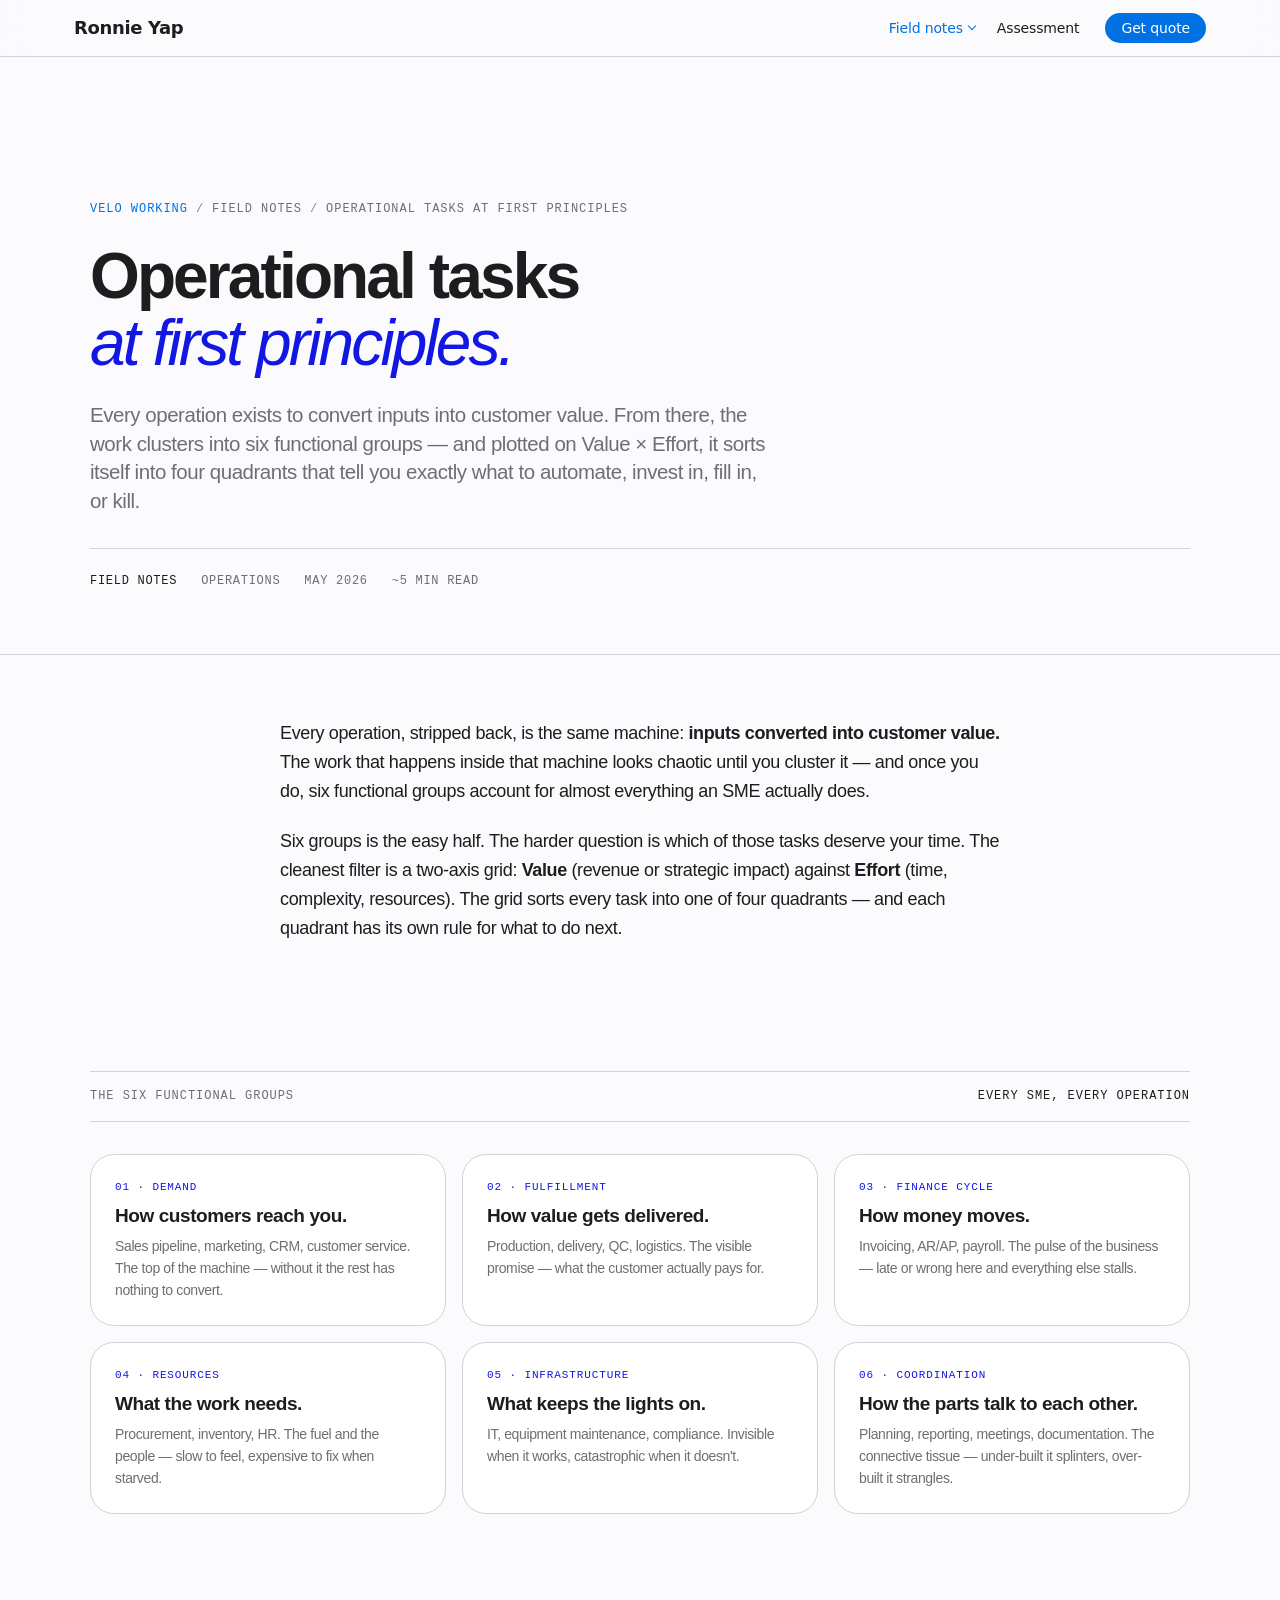
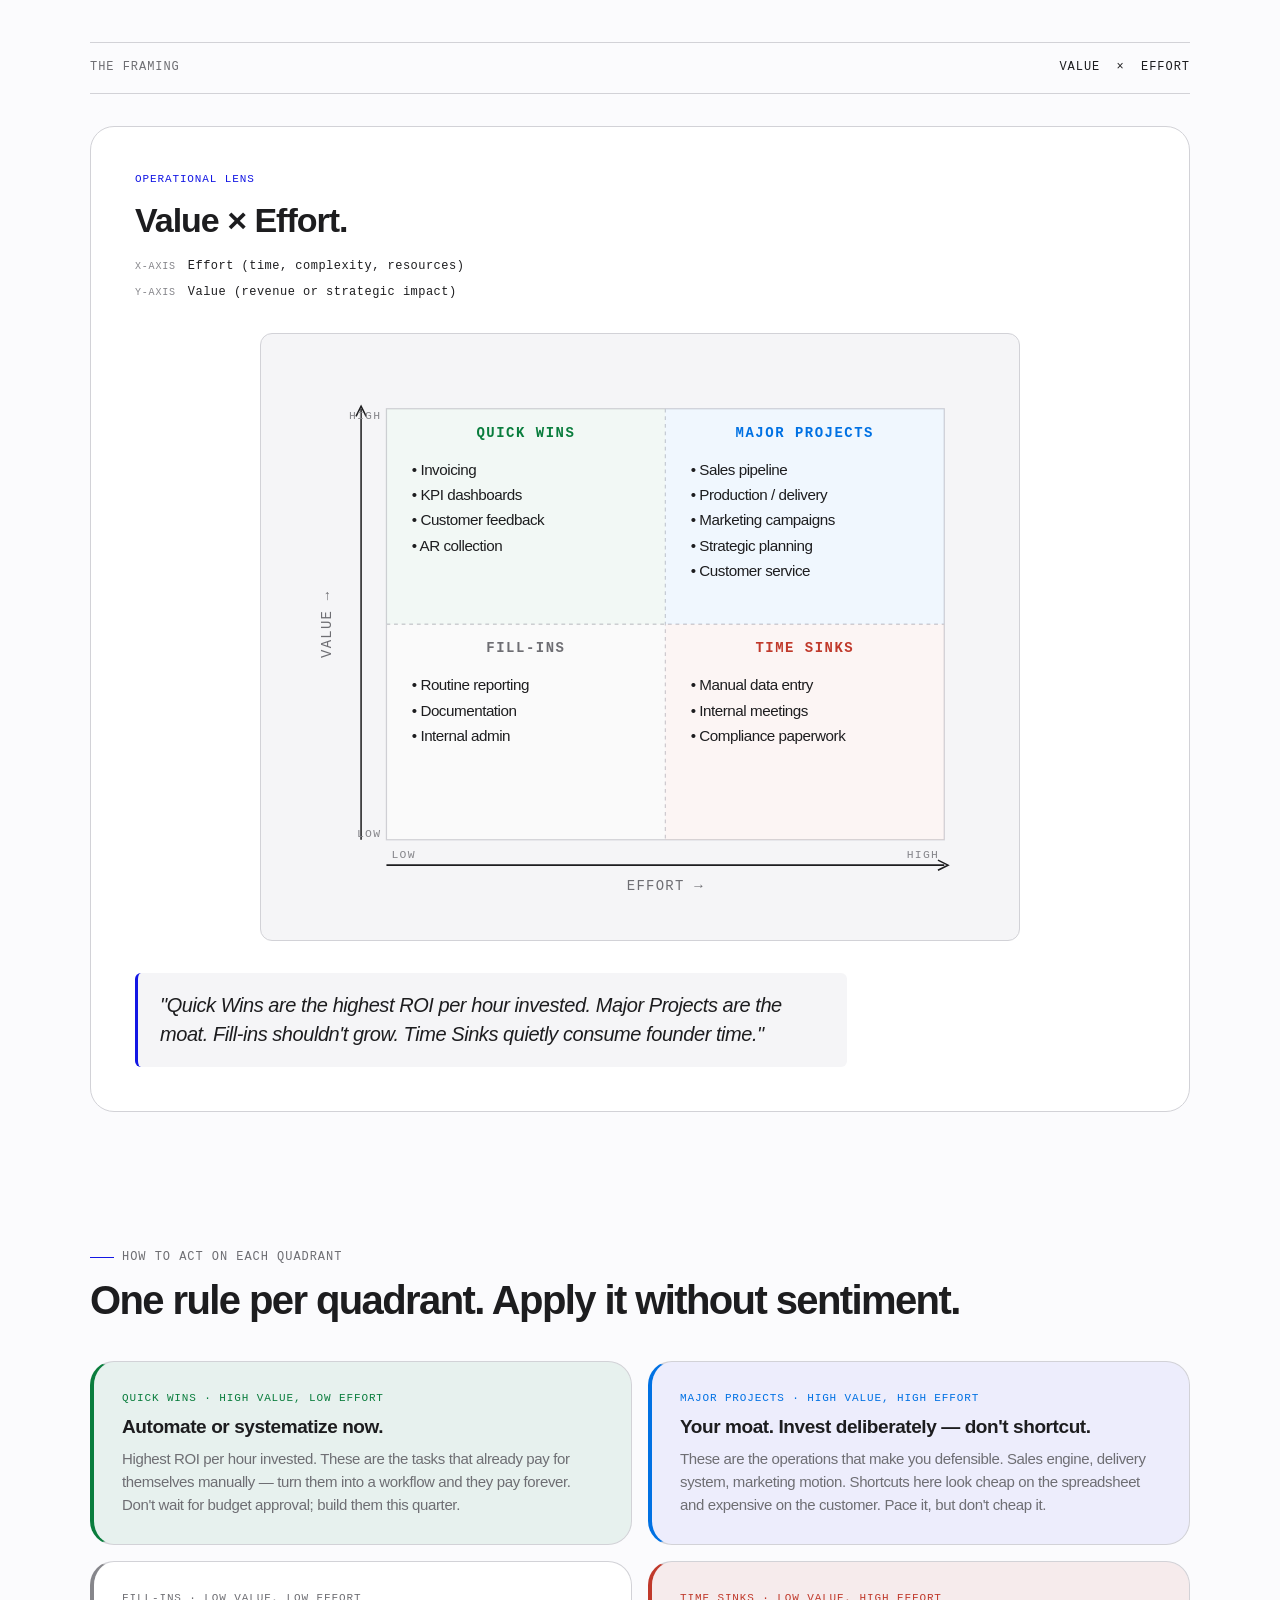
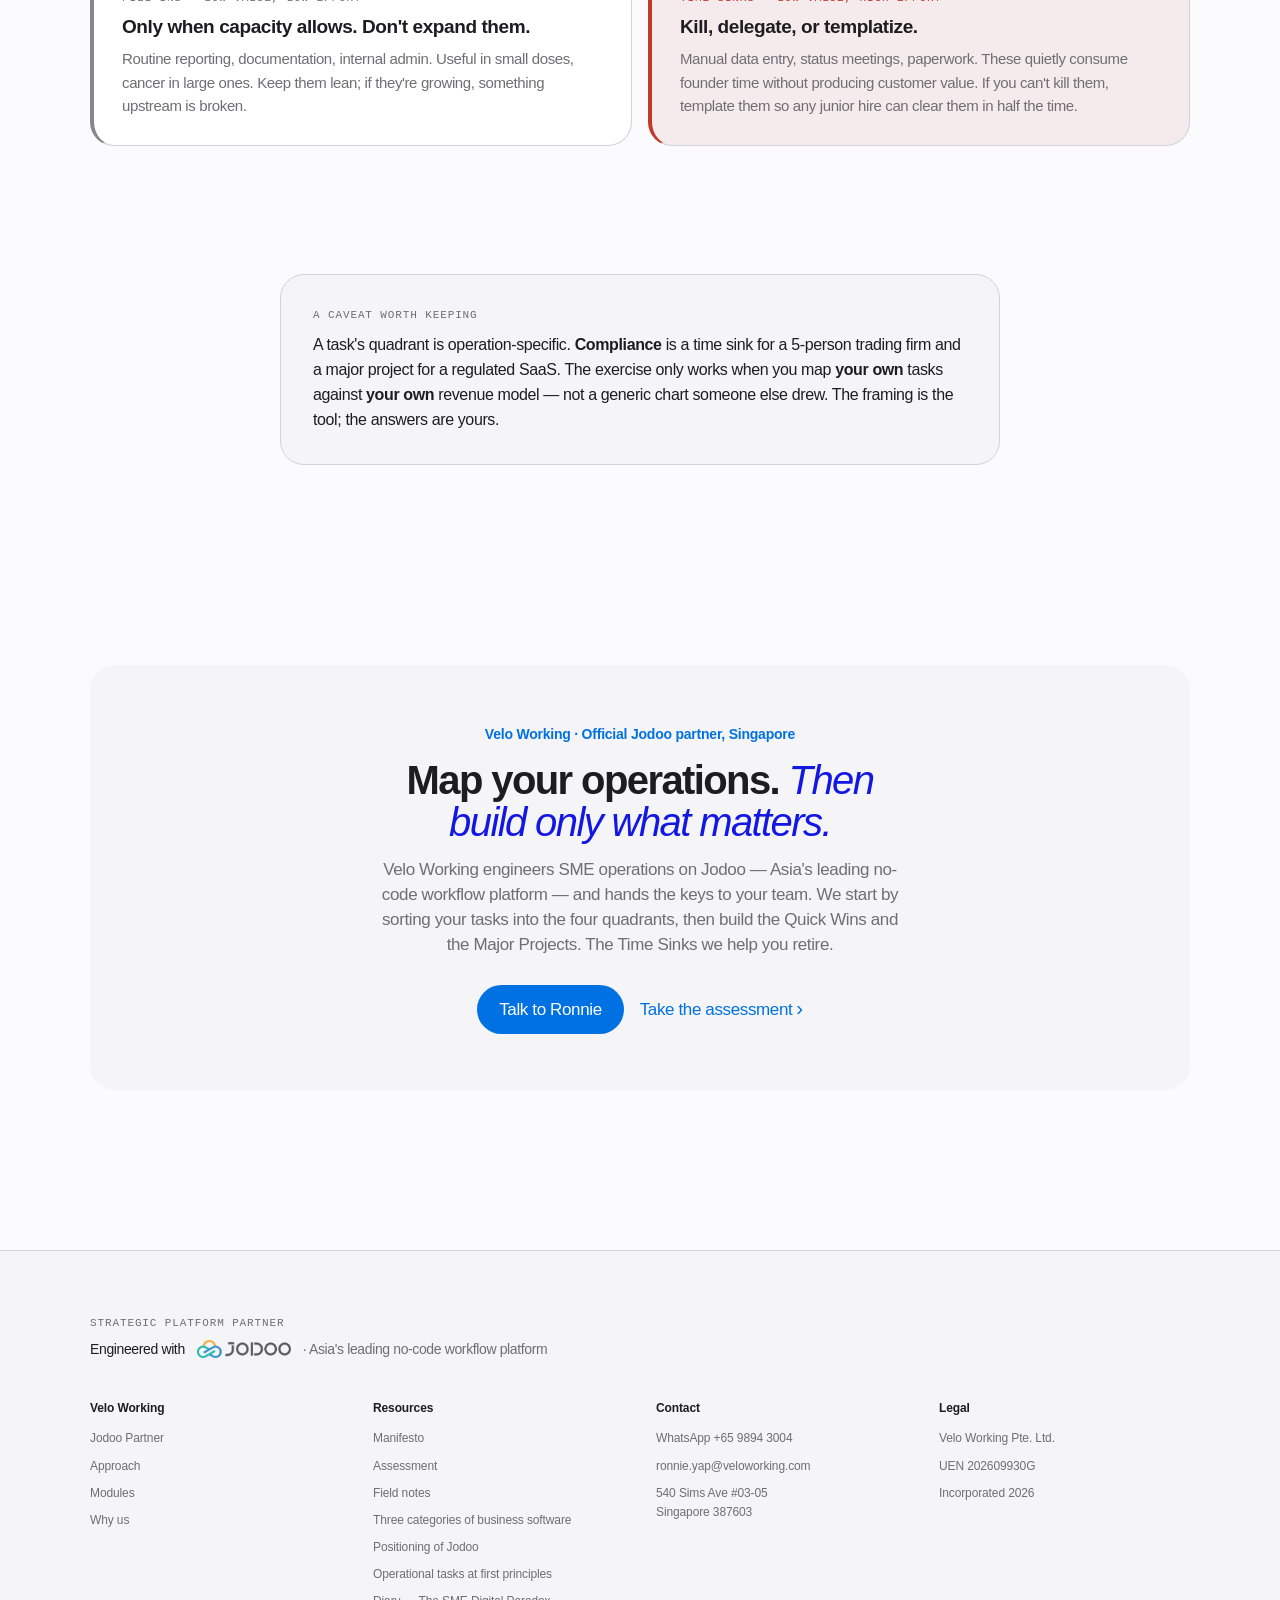
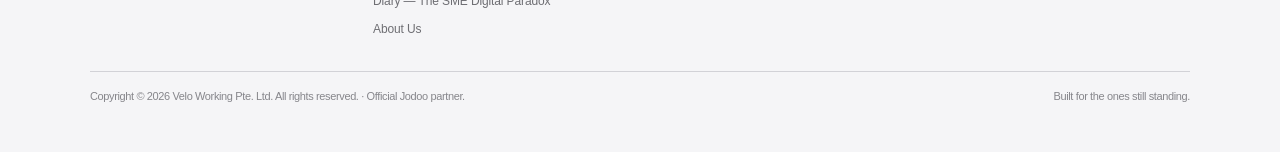
<file: blog/operational-tasks-first-principles.html>
<!doctype html>
<html lang="en">
<head>
<meta charset="utf-8" />
<meta name="viewport" content="width=device-width, initial-scale=1, viewport-fit=cover" />
<title>Operational tasks at first principles — Value &times; Effort · Velo Working</title>

<!-- SEO -->
<meta name="description" content="Every operation converts inputs into customer value. The six functional groups of SME work — Demand, Fulfillment, Finance, Resources, Infrastructure, Coordination — plotted on a Value × Effort matrix, with one rule for each quadrant." />
<meta name="author" content="Velo Working Pte. Ltd." />
<link rel="canonical" href="https://www.veloworking.com/blog/operational-tasks-first-principles.html" />

<!-- Open Graph -->
<meta property="og:title" content="Operational tasks at first principles — Value × Effort" />
<meta property="og:description" content="Six functional groups, four quadrants. The cleanest way to sort SME operations into what to automate, invest in, fill in, or kill." />
<meta property="og:type" content="article" />
<meta property="og:url" content="https://www.veloworking.com/blog/operational-tasks-first-principles.html" />
<meta property="og:site_name" content="Velo Working" />
<meta property="og:image" content="https://www.veloworking.com/asset/hero-screen.png">

<meta name="twitter:card" content="summary_large_image" />
<meta name="twitter:title" content="Operational tasks at first principles — Value × Effort" />
<meta name="twitter:description" content="Six functional groups, four quadrants. Sort SME operations into what to automate, invest in, fill in, or kill." />
<meta name="twitter:image" content="https://www.veloworking.com/asset/hero-screen.png">

<!-- Favicon -->
<link rel="icon" type="image/png" href="../asset/favicon-jodoo.png" />
<link rel="apple-touch-icon" href="../asset/favicon-jodoo.png" />

<style>
/* =================================================================
   APPLE-INSPIRED DESIGN SYSTEM (matches index.html)
================================================================= */
:root {
  --bg:        #fbfbfd;
  --surface:   #ffffff;
  --surface-2: #f5f5f7;
  --ink:       #1d1d1f;
  --ink-2:     #6e6e73;
  --ink-3:     #86868b;
  --rule:      #d2d2d7;
  --dark:      #0b0b0d;
  --link:      #0071e3;
  --link-hov:  #0077ed;
  --jodoo:     #1317E4;
  --jodoo-tint: rgba(19, 23, 228, 0.06);
  --jodoo-strong: rgba(19, 23, 228, 0.14);

  --good:      #0a7d3d;
  --good-tint: rgba(10, 125, 61, 0.08);
  --warn:      #b35d00;
  --warn-tint: rgba(179, 93, 0, 0.08);
  --bad:       #c0392b;
  --bad-tint:  rgba(192, 57, 43, 0.08);

  --r-tile:    24px;
  --r-pill:    980px;

  --f: -apple-system, BlinkMacSystemFont, "Segoe UI", Roboto, "Helvetica Neue", Arial, sans-serif;
  --f-mono: ui-monospace, SFMono-Regular, "SF Mono", Menlo, Consolas, monospace;

  --gut: clamp(20px, 4vw, 40px);
  --max: 1180px;
  --max-prose: 720px;
  --section-pad: clamp(64px, 8vw, 96px);
}

* , *::before, *::after { box-sizing: border-box; }
html { scroll-behavior: smooth; -webkit-font-smoothing: antialiased; -moz-osx-font-smoothing: grayscale; }
body {
  margin: 0;
  background: var(--bg);
  color: var(--ink);
  font-family: var(--f);
  font-size: 17px;
  line-height: 1.47059;
  font-weight: 400;
  letter-spacing: -0.022em;
}
img, svg { display: block; max-width: 100%; }
a { color: inherit; text-decoration: none; }
button { font: inherit; color: inherit; background: none; border: 0; cursor: pointer; }
p { margin: 0 0 1em; }
p:last-child { margin: 0; }

.wrap { max-width: var(--max); margin: 0 auto; padding-inline: var(--gut); }
.wrap--prose { max-width: var(--max-prose); margin: 0 auto; padding-inline: var(--gut); }

/* TYPE */
.eyebrow {
  font-size: 14px; font-weight: 600; letter-spacing: -0.016em;
  color: var(--link); margin-bottom: 12px;
  display: inline-flex; align-items: center; gap: 8px;
}
.eyebrow--muted { color: var(--ink-2); }
.eyebrow--mono {
  font-family: var(--f-mono);
  font-size: 12px; letter-spacing: 0.08em; text-transform: uppercase;
  font-weight: 500; color: var(--ink-2);
}
.eyebrow--mono::before {
  content: ""; width: 24px; height: 1px; background: var(--jodoo);
}

h1, h2, h3, h4 { margin: 0; font-weight: 600; letter-spacing: -0.04em; line-height: 1.05; color: var(--ink); }
h1 { font-size: clamp(36px, 5.6vw, 64px); font-weight: 600; letter-spacing: -0.045em; line-height: 1.05; }
h2 { font-size: clamp(28px, 3.6vw, 40px); }
h3 { font-size: clamp(20px, 2vw, 26px); letter-spacing: -0.03em; line-height: 1.15; }
h4 { font-size: 17px; letter-spacing: -0.022em; line-height: 1.2; font-weight: 600; }
em.italic { font-style: italic; font-weight: 400; }

.lead {
  font-size: clamp(19px, 1.6vw, 22px);
  line-height: 1.4;
  letter-spacing: -0.022em;
  color: var(--ink);
  font-weight: 400;
}
.muted { color: var(--ink-2); }

/* BUTTONS */
.btn {
  display: inline-flex; align-items: center; justify-content: center;
  padding: 12px 22px; border-radius: var(--r-pill);
  font-size: 17px; font-weight: 400; letter-spacing: -0.022em;
  white-space: nowrap;
  transition: background 200ms ease, color 200ms ease, transform 200ms ease, opacity 200ms ease;
}
.btn--primary { background: var(--link); color: #fff; }
.btn--primary:hover { background: var(--link-hov); }
.btn--ghost { color: var(--link); border: 1px solid var(--link); }
.btn--ghost:hover { background: var(--link); color: #fff; }

.link {
  color: var(--link); font-size: 17px; font-weight: 400;
  display: inline-flex; align-items: center; gap: 4px;
  transition: opacity 200ms ease;
}
.link:hover { text-decoration: underline; }
.link::after { content: '›'; font-size: 1.2em; line-height: 0; transform: translateY(-1px); }

/* NAV */
.nav {
  position: fixed; top: 0; left: 0; right: 0; z-index: 9999;
  height: 48px;
  background: rgba(251, 251, 253, 0.72);
  backdrop-filter: saturate(180%) blur(20px);
  -webkit-backdrop-filter: saturate(180%) blur(20px);
  border-bottom: 1px solid rgba(0, 0, 0, 0.06);
  font-size: 12px;
  letter-spacing: -0.01em;
}
.nav__inner {
  max-width: 1024px; margin: 0 auto; height: 100%;
  display: flex; align-items: center; justify-content: space-between;
  padding-inline: 22px; gap: 16px;
}
.nav__brand { color: var(--ink); display: inline-flex; align-items: center; flex-shrink: 0; height: 100%; }
.nav__brand-svg { height: 18px; width: auto; display: block; }
.nav__links {
  display: flex; align-items: center; gap: 0;
  list-style: none; padding: 0; margin: 0; height: 100%;
}
.nav__links > li { display: flex; align-items: center; height: 100%; position: relative; }
.nav__link--caret::after {
  content: ""; display: inline-block; margin-left: 6px;
  width: 6px; height: 6px;
  border-right: 1.4px solid currentColor;
  border-bottom: 1.4px solid currentColor;
  transform: translateY(-2px) rotate(45deg);
  transition: transform 150ms ease;
}
.nav__submenu {
  position: absolute; top: 44px; left: 4px;
  min-width: 240px;
  background: rgba(251, 251, 253, 0.96);
  backdrop-filter: saturate(180%) blur(20px);
  -webkit-backdrop-filter: saturate(180%) blur(20px);
  border: 1px solid var(--rule);
  border-radius: 12px;
  padding: 6px;
  list-style: none; margin: 0;
  box-shadow: 0 8px 24px rgba(0,0,0,0.08);
  opacity: 0; visibility: hidden; transform: translateY(-4px);
  transition: opacity 150ms ease, transform 150ms ease, visibility 150ms;
}
.nav__item--has-children:hover > .nav__submenu,
.nav__item--has-children:focus-within > .nav__submenu,
.nav__item--has-children.is-open > .nav__submenu {
  opacity: 1; visibility: visible; transform: none;
}
.nav__sublink {
  display: block;
  padding: 10px 12px;
  font-size: 13px;
  color: rgba(29, 29, 31, 0.85);
  border-radius: 8px;
  white-space: normal;
  line-height: 1.3;
}
.nav__sublink small {
  display: block;
  font-size: 11px;
  color: var(--ink-3);
  margin-top: 2px;
  letter-spacing: 0;
  font-family: var(--f-mono);
  text-transform: uppercase;
}
.nav__sublink:hover { background: rgba(0,0,0,0.04); color: var(--ink); }
.nav__sublink--all {
  border-top: 1px solid var(--rule);
  margin-top: 4px; padding-top: 12px;
  color: var(--link); font-weight: 500;
}
.nav__link {
  display: inline-flex; align-items: center; height: 28px; padding: 0 12px;
  color: rgba(29, 29, 31, 0.8);
  font-size: 12px; font-weight: 400; letter-spacing: -0.01em; white-space: nowrap;
  transition: color 150ms ease;
}
.nav__link:hover { color: var(--ink); }
.nav__link--accent { color: var(--link); font-weight: 500; }
.nav__link--accent:hover { color: var(--link-hov); }

.nav__toggle {
  display: none; width: 36px; height: 36px; border-radius: 50%;
  align-items: center; justify-content: center; color: var(--ink); flex-shrink: 0;
}
.nav__toggle svg { width: 18px; height: 18px; }

@media (max-width: 833px) {
  .nav__links { display: none; }
  .nav__toggle { display: inline-flex; }
  .nav.nav--open .nav__links {
    position: absolute; top: 48px; left: 0; right: 0;
    flex-direction: column; height: auto;
    background: rgba(251, 251, 253, 0.96);
    backdrop-filter: saturate(180%) blur(20px);
    -webkit-backdrop-filter: saturate(180%) blur(20px);
    border-bottom: 1px solid var(--rule);
    padding: 8px 22px 16px; display: flex;
  }
  .nav.nav--open .nav__links > li {
    height: auto; border-bottom: 1px solid var(--rule);
    flex-direction: column; align-items: stretch;
  }
  .nav.nav--open .nav__links > li:last-child { border-bottom: 0; }
  .nav.nav--open .nav__link {
    height: 44px; width: 100%; padding: 0; font-size: 15px;
    justify-content: space-between;
  }
  .nav__submenu {
    position: static; opacity: 1; visibility: visible; transform: none;
    background: none; border: 0; border-radius: 0; padding: 0 0 12px;
    box-shadow: none; min-width: 0;
    display: none;
  }
  .nav.nav--open .nav__item--has-children.is-open .nav__submenu { display: block; }
  .nav.nav--open .nav__sublink { padding: 10px 0 10px 14px; font-size: 14px; }
  .nav.nav--open .nav__item--has-children.is-open .nav__link--caret::after { transform: translateY(2px) rotate(-135deg); }
}

main { padding-top: 48px; }

/* HERO */
.hero {
  padding: clamp(48px, 8vw, 96px) 0 clamp(40px, 6vw, 64px);
  border-bottom: 1px solid var(--rule);
}
.hero__crumb {
  font-family: var(--f-mono);
  font-size: 12px; letter-spacing: 0.08em; text-transform: uppercase;
  color: var(--ink-2); margin-bottom: 24px;
  display: flex; align-items: center; gap: 8px;
}
.hero__crumb a { color: var(--link); }
.hero__crumb a:hover { color: var(--link-hov); }
.hero__crumb .sep { color: var(--ink-3); }
.hero__title {
  margin-bottom: 24px; max-width: 22ch;
}
.hero__title em {
  font-style: italic; font-weight: 400;
  color: var(--jodoo);
}
.hero__lead {
  max-width: 60ch; color: var(--ink-2); margin-bottom: 32px;
}
.hero__meta {
  display: flex; flex-wrap: wrap; gap: 12px 24px;
  font-family: var(--f-mono);
  font-size: 12px; letter-spacing: 0.06em; text-transform: uppercase;
  color: var(--ink-2);
  padding-top: 24px; border-top: 1px solid var(--rule);
  margin-top: 16px;
}
.hero__meta strong { color: var(--ink); font-weight: 500; }

/* SECTIONS */
.section { padding: var(--section-pad) 0; }
.section--tight { padding: clamp(48px, 6vw, 64px) 0; }

.section-head { margin-bottom: 40px; }
.section-strip {
  display: flex; flex-wrap: wrap; align-items: baseline; gap: 16px;
  padding: 16px 0;
  border-top: 1px solid var(--rule);
  border-bottom: 1px solid var(--rule);
  font-family: var(--f-mono);
  font-size: 12px; letter-spacing: 0.08em; text-transform: uppercase;
  color: var(--ink-2);
  margin-bottom: 32px;
}
.section-strip .label { flex: 1; min-width: 0; }
.section-strip .meta { color: var(--ink); }

.intro {
  max-width: var(--max-prose);
  margin: 0 auto;
  font-size: 18px; line-height: 1.6; color: var(--ink);
}
.intro p { margin: 0 0 1.2em; }
.intro p:last-child { margin: 0; }
.intro strong { font-weight: 600; }

/* SIX GROUPS */
.groups {
  display: grid;
  grid-template-columns: repeat(3, 1fr);
  gap: 16px;
}
@media (max-width: 833px) { .groups { grid-template-columns: 1fr; } }
.group {
  background: var(--surface);
  border: 1px solid var(--rule);
  border-radius: var(--r-tile);
  padding: 24px;
}
.group .num {
  font-family: var(--f-mono);
  font-size: 11px; letter-spacing: 0.08em; text-transform: uppercase;
  color: var(--jodoo); margin-bottom: 10px;
}
.group h4 { margin-bottom: 8px; font-size: 19px; }
.group p { color: var(--ink-2); font-size: 14px; line-height: 1.55; }

/* MATRIX FEATURE */
.framing {
  background: var(--surface);
  border: 1px solid var(--rule);
  border-radius: var(--r-tile);
  padding: clamp(28px, 4vw, 44px);
  display: grid;
  gap: clamp(24px, 3vw, 32px);
}
.framing__head { display: grid; gap: 14px; }
.framing__eyebrow {
  font-family: var(--f-mono);
  font-size: 11px; font-weight: 500;
  letter-spacing: 0.08em; text-transform: uppercase;
  color: var(--jodoo);
}
.framing__title {
  font-size: clamp(24px, 3.2vw, 34px);
  font-weight: 600; letter-spacing: -0.03em; line-height: 1.15;
}
.framing__axes {
  display: grid; gap: 8px;
  font-family: var(--f-mono);
  font-size: 12px; letter-spacing: 0.04em;
  color: var(--ink-2);
  margin-top: 4px;
}
.framing__axes > div { display: flex; flex-wrap: wrap; gap: 8px 12px; align-items: baseline; }
.framing__axes .ax {
  font-size: 10px; text-transform: uppercase; letter-spacing: 0.08em;
  color: var(--ink-3);
}
.framing__axes strong { color: var(--ink); font-weight: 500; }

.framing__svg {
  background: var(--surface-2);
  padding: clamp(16px, 2vw, 24px);
  border: 1px solid var(--rule);
  border-radius: 12px;
  max-width: 760px;
  margin: 0 auto;
  width: 100%;
}
.framing__svg svg { width: 100%; height: auto; display: block; }

.framing__story {
  font-style: italic; font-size: clamp(17px, 1.6vw, 20px);
  line-height: 1.45; letter-spacing: -0.022em;
  color: var(--ink);
  padding: 18px 22px;
  background: var(--surface-2);
  border-left: 3px solid var(--jodoo);
  border-radius: 6px;
  max-width: 64ch;
}

/* QUADRANT ACTION CARDS */
.quadrants {
  display: grid;
  grid-template-columns: repeat(2, 1fr);
  gap: 16px;
  margin-top: 24px;
}
@media (max-width: 833px) { .quadrants { grid-template-columns: 1fr; } }
.quadrant {
  background: var(--surface);
  border: 1px solid var(--rule);
  border-radius: var(--r-tile);
  padding: 28px;
  border-left-width: 4px;
}
.quadrant .num {
  font-family: var(--f-mono);
  font-size: 11px; letter-spacing: 0.08em; text-transform: uppercase;
  margin-bottom: 10px; color: var(--ink-2);
}
.quadrant h4 { margin-bottom: 8px; font-size: 19px; }
.quadrant p { color: var(--ink-2); font-size: 15px; line-height: 1.55; }
.quadrant--good { border-left-color: var(--good); background: var(--good-tint); }
.quadrant--good .num { color: var(--good); }
.quadrant--major { border-left-color: var(--link); background: var(--jodoo-tint); }
.quadrant--major .num { color: var(--link); }
.quadrant--fill { border-left-color: var(--ink-3); }
.quadrant--bad { border-left-color: var(--bad); background: var(--bad-tint); }
.quadrant--bad .num { color: var(--bad); }

/* CAVEAT */
.caveat {
  max-width: var(--max-prose);
  margin: 0 auto;
  background: var(--surface-2);
  border: 1px solid var(--rule);
  border-radius: var(--r-tile);
  padding: clamp(24px, 3vw, 32px);
}
.caveat .label {
  font-family: var(--f-mono);
  font-size: 11px; letter-spacing: 0.08em; text-transform: uppercase;
  color: var(--ink-2); margin-bottom: 10px;
}
.caveat p { font-size: 16px; line-height: 1.55; color: var(--ink); margin: 0; }

/* CLOSING CTA */
.closing {
  background: var(--surface-2);
  border-radius: var(--r-tile);
  padding: clamp(36px, 5vw, 56px);
  text-align: center;
  margin-top: clamp(48px, 6vw, 72px);
}
.closing .eyebrow { justify-content: center; margin-bottom: 14px; }
.closing h2 { margin-bottom: 14px; max-width: 22ch; margin-inline: auto; }
.closing h2 em { font-style: italic; font-weight: 400; color: var(--jodoo); }
.closing p { color: var(--ink-2); max-width: 56ch; margin: 0 auto 28px; }
.closing__ctas { display: flex; flex-wrap: wrap; gap: 16px; justify-content: center; }

/* FOOTER */
.foot {
  padding-top: 64px; padding-bottom: 48px;
  background: var(--surface-2);
  margin-top: var(--section-pad);
  border-top: 1px solid var(--rule);
}
.foot__partner {
  max-width: var(--max); margin: 0 auto 40px; padding-inline: var(--gut);
  display: flex; flex-direction: column; gap: 8px;
}
.foot__partner-tag {
  font-family: var(--f-mono);
  font-size: 11px; letter-spacing: 0.08em; text-transform: uppercase;
  color: var(--ink-2);
}
.foot__partner-row {
  display: flex; flex-wrap: wrap; align-items: center; gap: 12px;
  font-size: 14px; color: var(--ink-2);
}
.foot__partner-row strong { color: var(--ink); font-weight: 500; }
.foot__partner-row img { height: 18px; width: auto; opacity: 0.85; }

.foot__inner { max-width: var(--max); margin: 0 auto; padding-inline: var(--gut); }
.foot__cols {
  display: grid;
  grid-template-columns: repeat(4, 1fr);
  gap: 32px;
  padding-bottom: 32px;
  border-bottom: 1px solid var(--rule);
}
@media (max-width: 833px) { .foot__cols { grid-template-columns: repeat(2, 1fr); } }
.foot__col { display: flex; flex-direction: column; gap: 8px; }
.foot__col h5 {
  font-size: 12px; font-weight: 600; color: var(--ink);
  letter-spacing: -0.01em; margin: 0 0 4px;
}
.foot__col a, .foot__col span {
  font-size: 12px; color: var(--ink-2); line-height: 1.6;
  letter-spacing: -0.01em;
}
.foot__col a:hover { color: var(--link); }
.foot__legal {
  display: flex; flex-wrap: wrap; justify-content: space-between;
  padding-top: 16px;
  font-size: 11px; color: var(--ink-3); gap: 12px;
}

/* REVEAL */
.reveal { opacity: 0; transform: translateY(16px); transition: opacity 700ms ease, transform 700ms ease; }
.reveal.visible { opacity: 1; transform: none; }
@media (prefers-reduced-motion: reduce) {
  .reveal { opacity: 1; transform: none; transition: none; }
  html { scroll-behavior: auto; }
}
</style>
<!-- Shared site navigation (single source of truth: nav.css + nav.js) -->
<link rel="stylesheet" href="/nav.css">
<script src="/nav.js" defer></script>
<script type="application/ld+json">
{
  "@context": "https://schema.org",
  "@type": "BlogPosting",
  "headline": "Operational tasks at first principles — Value × Effort",
  "description": "Every operation converts inputs into customer value. The six functional groups of SME work — Demand, Fulfillment, Finance, Resources, Infrastructure, Coordination — plotted on a Value × Effort matrix, with one rule for each quadrant.",
  "image": "https://www.veloworking.com/asset/hero-screen.png",
  "url": "https://www.veloworking.com/blog/operational-tasks-first-principles.html",
  "mainEntityOfPage": {
    "@type": "WebPage",
    "@id": "https://www.veloworking.com/blog/operational-tasks-first-principles.html"
  },
  "inLanguage": "en",
  "author": {
    "@type": "Person",
    "name": "Ronnie Yap",
    "url": "https://www.veloworking.com/"
  },
  "publisher": {
    "@type": "Organization",
    "name": "Velo Working",
    "logo": {
      "@type": "ImageObject",
      "url": "https://www.veloworking.com/asset/velo-logo.svg"
    }
  }
}
</script>
</head>
<body>

<!-- ===========================================================
  SVG SPRITE — Velo Working logotype (matches index.html)
=========================================================== -->
<svg xmlns="http://www.w3.org/2000/svg" style="position:absolute; width:0; height:0; overflow:hidden" aria-hidden="true">
  <symbol id="velo-logo" viewBox="-67 125 310 50">
    <g fill="currentColor">
      <path d="m -63.08431,159.73324 v -11.95468 h 1.711254 1.711254 v 11.95468 11.95468 h -1.711254 -1.711254 z m 13.473111,-0.82354 c -2.7838,-2.88889 -5.165724,-5.36884 -5.293161,-5.51098 l -0.231706,-0.25846 0.549761,-1.29497 0.549763,-1.29498 7.635659,0.0174 c 4.199613,0.01 7.642322,0.0236 7.650469,0.0309 0.01335,0.0121 -1.513544,3.63653 -1.544387,3.66591 -0.0071,0.007 -1.932699,-0.0391 -4.279044,-0.10194 -2.346348,-0.0628 -4.407082,-0.11379 -4.579413,-0.11326 l -0.313328,9e-4 3.263591,3.23912 3.263592,3.23912 -0.776198,1.81972 c -0.42691,1.00085 -0.789235,1.81842 -0.80517,1.81682 -0.01595,-0.001 -2.306627,-2.36654 -5.090428,-5.25543 z m -29.666932,3.11343 c -0.40939,-1.01953 -0.73477,-1.86111 -0.72306,-1.87019 0.11854,-0.0919 6.601154,-6.26625 6.601154,-6.28717 0,-0.0155 -2.06247,-0.0194 -4.583264,-0.009 l -4.58327,0.0194 -0.74007,-1.83176 -0.74007,-1.83177 0.15342,-0.0131 c 0.34112,-0.0292 15.135529,0.27402 15.167398,0.31083 0.01891,0.0219 0.267301,0.61697 0.551984,1.32251 l 0.517602,1.28278 -3.365959,3.34337 c -1.851279,1.83885 -4.288204,4.26051 -5.415385,5.38145 -1.12719,1.12096 -2.05995,2.03766 -2.0728,2.03711 -0.0129,-4.5e-4 -0.3583,-0.83516 -0.76768,-1.85469 z m 33.041236,-14.34438 c -3.791272,-0.0741 -7.098103,-0.14163 -7.348513,-0.15003 l -0.455294,-0.0153 -0.520844,-1.3003 c -0.286465,-0.71518 -0.520846,-1.31372 -0.520846,-1.3301 0,-0.0374 3.03224,-3.04993 5.890442,-5.87067 2.539166,-2.5059 4.940976,-4.86047 4.957427,-4.84345 0.02131,0.0221 0.36701,0.85212 0.768213,1.84455 l 0.729459,1.80441 -0.207484,0.20195 c -0.114116,0.11108 -1.519848,1.44395 -3.123846,2.96192 -1.603998,1.51799 -3.013976,2.85516 -3.133281,2.9715 l -0.21692,0.21154 4.60739,-0.0328 c 3.946267,-0.028 4.611369,-0.023 4.635133,0.0354 0.249971,0.61373 1.323165,3.26153 1.390383,3.43038 l 0.09115,0.22896 -0.324674,-0.007 c -0.178575,-0.003 -3.426627,-0.0673 -7.217897,-0.14137 z m -31.875116,-0.22557 c -3.49313,-0.008 -5.89298,-0.0303 -5.89298,-0.0563 0,-0.0603 1.49413,-3.5857 1.54033,-3.63439 0.0204,-0.0215 2.08435,0.0149 4.58652,0.0808 2.502157,0.066 4.555892,0.1135 4.56385,0.1055 0.008,-0.008 -1.450958,-1.46694 -3.24204,-3.24218 l -3.2565,-3.22771 0.78062,-1.84246 0.78062,-1.84246 0.13009,0.13515 c 0.0715,0.0743 2.464747,2.55971 5.318224,5.52307 l 5.188142,5.38792 -0.06524,0.15558 c -0.03588,0.0856 -0.288522,0.6816 -0.561424,1.32453 l -0.496185,1.16895 -1.740524,-0.0119 c -0.957288,-0.007 -4.392364,-0.0174 -7.633503,-0.0243 z m 19.589652,-5.24138 c -0.712179,-0.30247 -1.305328,-0.56039 -1.318105,-0.57317 -0.01277,-0.0128 -0.0072,-3.45913 0.01238,-7.65856 l 0.03563,-7.63531 1.788624,0.75983 c 0.983744,0.41792 1.814974,0.7774 1.847178,0.79886 0.04578,0.0305 0.03288,0.98466 -0.05923,4.37741 -0.06479,2.38612 -0.117559,4.44686 -0.117282,4.57942 l 4.48e-4,0.24102 3.24018,-3.26967 3.240214,-3.26966 1.78356,0.75711 c 0.980959,0.41641 1.801446,0.77332 1.823303,0.79314 0.02185,0.0199 -2.320873,2.30888 -5.206069,5.08681 -2.885194,2.77793 -5.365114,5.16596 -5.510933,5.30673 l -0.265123,0.25597 z m -12.34695,-4.8958 c -2.942875,-2.96981 -5.356102,-5.41524 -5.362732,-5.43431 -0.0104,-0.0301 3.575683,-1.50529 3.65865,-1.505 0.0172,6e-5 1.436368,1.48058 3.153703,3.29005 1.717335,1.80948 3.14167,3.29761 3.165188,3.30699 0.02476,0.01 0.03646,-1.91609 0.02778,-4.57516 l -0.01498,-4.5922 1.828043,-0.73907 c 1.005424,-0.40649 1.833188,-0.73378 1.839475,-0.72732 0.01771,0.0182 -0.27252,15.28791 -0.290931,15.30631 -0.01962,0.0197 -2.434208,1.00013 -2.563044,1.04078 -0.07161,0.0227 -1.205843,-1.097 -5.441159,-5.37107 z"/>
      <path d="m -19.089294,160.84717 h 6.702763 l 8.4666472,-24.69439 h -5.1152663 l -6.3499859,19.04996 h -0.705554 l -6.349986,-19.04996 h -5.115266 z m 17.9916369,0 H 15.482861 v -4.23333 H 3.4884437 v -5.9972 H 14.777307 v -4.23333 H 3.4884437 V 140.3861 H 15.482861 v -4.23332 H -1.0976571 Z m 21.1666331,0 h 16.227742 v -4.40971 H 24.655077 v -20.28468 h -4.586101 z m 29.104079,-4.05694 c -4.233324,0 -7.408317,-3.21027 -7.408317,-8.29026 0,-5.07999 3.174993,-8.29026 7.408317,-8.29026 4.233323,0 7.408316,3.21027 7.408316,8.29026 0,5.07999 -3.174993,8.29026 -7.408316,8.29026 z m 0,-20.99023 c -6.667485,0 -11.994418,5.25638 -11.994418,12.69997 0,7.4436 5.326933,12.69997 11.994418,12.69997 6.667485,0 11.994417,-5.25637 11.994417,-12.69997 0,-7.44359 -5.326932,-12.69997 -11.994417,-12.69997 z m 27.692983,25.04717 h 6.349986 l 4.233324,-16.9333 h 0.705554 l 4.233323,16.9333 h 6.349986 l 6.173599,-24.69439 h -5.115268 l -4.233324,17.28607 h -0.705554 l -4.409712,-17.28607 h -5.291655 l -4.409712,17.28607 h -0.705554 l -4.233324,-17.28607 h -5.115266 z m 41.804052,-4.05694 c -4.23332,0 -7.40831,-3.21027 -7.40831,-8.29026 0,-5.07999 3.17499,-8.29026 7.40831,-8.29026 4.23333,0 7.40832,3.21027 7.40832,8.29026 0,5.07999 -3.17499,8.29026 -7.40832,8.29026 z m 0,-20.99023 c -6.66748,0 -11.99441,5.25638 -11.99441,12.69997 0,7.4436 5.32693,12.69997 11.99441,12.69997 6.66749,0 11.99442,-5.25637 11.99442,-12.69997 0,-7.44359 -5.32693,-12.69997 -11.99442,-12.69997 z m 16.22777,25.04717 h 4.5861 v -8.46665 h 1.41111 l 7.93748,8.46665 h 5.82082 l -7.93748,-8.46665 c 3.88054,-0.17639 7.23192,-3.17499 7.23192,-7.93748 0,-4.93888 -3.38666,-8.29026 -7.76109,-8.29026 h -11.28886 z m 4.5861,-12.69997 v -7.58471 h 6.52637 c 1.76389,0 3.35138,1.5875 3.35138,3.88055 0,2.11666 -1.58749,3.70416 -3.35138,3.70416 z m 18.8736,12.69997 h 4.5861 v -11.46525 l 9.1722,11.46525 h 5.64443 l -10.05414,-12.52359 9.34859,-12.1708 h -5.64443 l -8.46665,11.11247 v -11.11247 h -4.5861 z m 21.34299,0 h 4.5861 v -24.69439 h -4.5861 z m 9.87777,0 h 4.5861 v -17.10969 h 0.70556 l 8.99581,17.10969 h 6.1736 v -24.69439 h -4.5861 v 17.10968 h -0.70556 l -8.99581,-17.10968 h -6.1736 z m 44.44988,0 h 3.52777 v -13.05275 h -10.75969 v 3.52777 h 6.17359 v 0.17639 c 0,1.58749 -2.11666,5.29165 -6.34999,5.29165 -4.23332,0 -7.40832,-3.21027 -7.40832,-8.29026 0,-5.07999 3.175,-8.29026 7.40832,-8.29026 3.3161,0 5.29165,2.11667 6.34999,4.40972 h 4.76248 C 236.53292,140.73888 232.93459,135.8 226.26711,135.8 c -6.66749,0 -11.99442,5.25638 -11.99442,12.69997 0,7.4436 5.32693,12.69997 11.99442,12.69997 2.50472,0 4.23332,-0.7761 5.46804,-1.58749 0.70556,-0.45861 1.30528,-0.98778 1.76389,-1.5875 h 0.17639 z"/>
    </g>
  </symbol>
</svg>

<!-- NAV -->
<!-- Navigation is injected here from the shared /nav.js (edit the menu there). -->
<div id="velo-nav"></div>

<main id="top">

<!-- HERO -->
<header class="hero">
  <div class="wrap">
    <div class="hero__crumb">
      <a href="../index.html">Velo Working</a>
      <span class="sep">/</span>
      <span>Field notes</span>
      <span class="sep">/</span>
      <span>Operational tasks at first principles</span>
    </div>
    <h1 class="hero__title reveal">
      Operational tasks<br>
      <em>at first principles.</em>
    </h1>
    <p class="lead hero__lead reveal">
      Every operation exists to convert inputs into customer value. From there, the work
      clusters into six functional groups — and plotted on Value &times; Effort, it sorts
      itself into four quadrants that tell you exactly what to automate, invest in, fill in,
      or kill.
    </p>
    <div class="hero__meta">
      <span><strong>Field notes</strong></span>
      <span>Operations</span>
      <span>May 2026</span>
      <span>~5 min read</span>
    </div>
  </div>
</header>

<!-- INTRO -->
<section class="section section--tight">
  <div class="wrap">
    <div class="intro reveal">
      <p>
        Every operation, stripped back, is the same machine: <strong>inputs converted into
        customer value.</strong> The work that happens inside that machine looks chaotic
        until you cluster it — and once you do, six functional groups account for almost
        everything an SME actually does.
      </p>
      <p>
        Six groups is the easy half. The harder question is which of those tasks deserve
        your time. The cleanest filter is a two-axis grid: <strong>Value</strong> (revenue
        or strategic impact) against <strong>Effort</strong> (time, complexity, resources).
        The grid sorts every task into one of four quadrants — and each quadrant has its
        own rule for what to do next.
      </p>
    </div>
  </div>
</section>

<!-- SIX FUNCTIONAL GROUPS -->
<section class="section section--tight" id="groups">
  <div class="wrap">
    <div class="section-strip">
      <div class="label">The six functional groups</div>
      <div class="meta">Every SME, every operation</div>
    </div>

    <div class="groups">
      <article class="group reveal">
        <div class="num">01 · Demand</div>
        <h4>How customers reach you.</h4>
        <p>Sales pipeline, marketing, CRM, customer service. The top of the machine — without it the rest has nothing to convert.</p>
      </article>
      <article class="group reveal">
        <div class="num">02 · Fulfillment</div>
        <h4>How value gets delivered.</h4>
        <p>Production, delivery, QC, logistics. The visible promise — what the customer actually pays for.</p>
      </article>
      <article class="group reveal">
        <div class="num">03 · Finance cycle</div>
        <h4>How money moves.</h4>
        <p>Invoicing, AR/AP, payroll. The pulse of the business — late or wrong here and everything else stalls.</p>
      </article>
      <article class="group reveal">
        <div class="num">04 · Resources</div>
        <h4>What the work needs.</h4>
        <p>Procurement, inventory, HR. The fuel and the people — slow to feel, expensive to fix when starved.</p>
      </article>
      <article class="group reveal">
        <div class="num">05 · Infrastructure</div>
        <h4>What keeps the lights on.</h4>
        <p>IT, equipment maintenance, compliance. Invisible when it works, catastrophic when it doesn't.</p>
      </article>
      <article class="group reveal">
        <div class="num">06 · Coordination</div>
        <h4>How the parts talk to each other.</h4>
        <p>Planning, reporting, meetings, documentation. The connective tissue — under-built it splinters, over-built it strangles.</p>
      </article>
    </div>
  </div>
</section>

<!-- THE MATRIX -->
<section class="section section--tight" id="matrix">
  <div class="wrap">
    <div class="section-strip">
      <div class="label">The framing</div>
      <div class="meta">Value &nbsp;&times;&nbsp; Effort</div>
    </div>

    <article class="framing reveal">

      <header class="framing__head">
        <div class="framing__eyebrow">Operational lens</div>
        <h2 class="framing__title">Value &times; Effort.</h2>
        <div class="framing__axes">
          <div><span class="ax">X-axis</span><strong>Effort (time, complexity, resources)</strong></div>
          <div><span class="ax">Y-axis</span><strong>Value (revenue or strategic impact)</strong></div>
        </div>
      </header>

      <div class="framing__svg">
        <svg viewBox="0 0 560 440" xmlns="http://www.w3.org/2000/svg" role="img" aria-label="Value × Effort matrix mapping operational tasks into four quadrants">
          <!-- chart area -->
          <rect x="80" y="40" width="440" height="340" fill="#ffffff" stroke="#d2d2d7"/>

          <!-- dashed quadrant dividers -->
          <line x1="300" y1="40" x2="300" y2="380" stroke="#d2d2d7" stroke-dasharray="3 3"/>
          <line x1="80" y1="210" x2="520" y2="210" stroke="#d2d2d7" stroke-dasharray="3 3"/>

          <!-- quadrant tints -->
          <rect x="80" y="40" width="220" height="170" fill="#0a7d3d" fill-opacity="0.05"/>
          <rect x="300" y="40" width="220" height="170" fill="#0071e3" fill-opacity="0.06"/>
          <rect x="80" y="210" width="220" height="170" fill="#86868b" fill-opacity="0.04"/>
          <rect x="300" y="210" width="220" height="170" fill="#c0392b" fill-opacity="0.05"/>

          <!-- axis arrows -->
          <line x1="80" y1="400" x2="520" y2="400" stroke="#1d1d1f" stroke-width="1.2"/>
          <polyline points="515,396 523,400 515,404" stroke="#1d1d1f" stroke-width="1.2" fill="none"/>
          <line x1="60" y1="380" x2="60" y2="40" stroke="#1d1d1f" stroke-width="1.2"/>
          <polyline points="56,46 60,38 64,46" stroke="#1d1d1f" stroke-width="1.2" fill="none"/>

          <!-- axis labels -->
          <text x="300" y="420" text-anchor="middle" font-size="11" fill="#6e6e73" font-family="ui-monospace,monospace" letter-spacing="1">EFFORT &rarr;</text>
          <text x="36" y="210" text-anchor="middle" font-size="11" fill="#6e6e73" font-family="ui-monospace,monospace" letter-spacing="1" transform="rotate(-90 36 210)">VALUE &rarr;</text>

          <!-- quadrant titles -->
          <text x="190" y="62" text-anchor="middle" font-size="11" font-weight="700" fill="#0a7d3d" font-family="ui-monospace,monospace" letter-spacing="1.2">QUICK WINS</text>
          <text x="410" y="62" text-anchor="middle" font-size="11" font-weight="700" fill="#0071e3" font-family="ui-monospace,monospace" letter-spacing="1.2">MAJOR PROJECTS</text>
          <text x="190" y="232" text-anchor="middle" font-size="11" font-weight="700" fill="#6e6e73" font-family="ui-monospace,monospace" letter-spacing="1.2">FILL-INS</text>
          <text x="410" y="232" text-anchor="middle" font-size="11" font-weight="700" fill="#c0392b" font-family="ui-monospace,monospace" letter-spacing="1.2">TIME SINKS</text>

          <!-- Quick Wins items (high value, low effort) -->
          <g font-family="-apple-system,sans-serif" font-size="12" fill="#1d1d1f">
            <text x="100" y="92">• Invoicing</text>
            <text x="100" y="112">• KPI dashboards</text>
            <text x="100" y="132">• Customer feedback</text>
            <text x="100" y="152">• AR collection</text>
          </g>

          <!-- Major Projects items (high value, high effort) -->
          <g font-family="-apple-system,sans-serif" font-size="12" fill="#1d1d1f">
            <text x="320" y="92">• Sales pipeline</text>
            <text x="320" y="112">• Production / delivery</text>
            <text x="320" y="132">• Marketing campaigns</text>
            <text x="320" y="152">• Strategic planning</text>
            <text x="320" y="172">• Customer service</text>
          </g>

          <!-- Fill-ins items (low value, low effort) -->
          <g font-family="-apple-system,sans-serif" font-size="12" fill="#1d1d1f">
            <text x="100" y="262">• Routine reporting</text>
            <text x="100" y="282">• Documentation</text>
            <text x="100" y="302">• Internal admin</text>
          </g>

          <!-- Time Sinks items (low value, high effort) -->
          <g font-family="-apple-system,sans-serif" font-size="12" fill="#1d1d1f">
            <text x="320" y="262">• Manual data entry</text>
            <text x="320" y="282">• Internal meetings</text>
            <text x="320" y="302">• Compliance paperwork</text>
          </g>

          <!-- corner anchors (low/high markers) -->
          <text x="84" y="394" font-size="9" fill="#86868b" font-family="ui-monospace,monospace" letter-spacing="1">LOW</text>
          <text x="516" y="394" text-anchor="end" font-size="9" fill="#86868b" font-family="ui-monospace,monospace" letter-spacing="1">HIGH</text>
          <text x="76" y="48" text-anchor="end" font-size="9" fill="#86868b" font-family="ui-monospace,monospace" letter-spacing="1">HIGH</text>
          <text x="76" y="378" text-anchor="end" font-size="9" fill="#86868b" font-family="ui-monospace,monospace" letter-spacing="1">LOW</text>
        </svg>
      </div>

      <p class="framing__story">"Quick Wins are the highest ROI per hour invested. Major Projects are the moat. Fill-ins shouldn't grow. Time Sinks quietly consume founder time."</p>
    </article>
  </div>
</section>

<!-- HOW TO ACT -->
<section class="section section--tight">
  <div class="wrap">
    <div class="section-head">
      <div class="eyebrow eyebrow--mono">How to act on each quadrant</div>
      <h2>One rule per quadrant. Apply it without sentiment.</h2>
    </div>

    <div class="quadrants">
      <article class="quadrant quadrant--good reveal">
        <div class="num">Quick Wins · High value, low effort</div>
        <h4>Automate or systematize now.</h4>
        <p>Highest ROI per hour invested. These are the tasks that already pay for themselves manually — turn them into a workflow and they pay forever. Don't wait for budget approval; build them this quarter.</p>
      </article>
      <article class="quadrant quadrant--major reveal">
        <div class="num">Major Projects · High value, high effort</div>
        <h4>Your moat. Invest deliberately — don't shortcut.</h4>
        <p>These are the operations that make you defensible. Sales engine, delivery system, marketing motion. Shortcuts here look cheap on the spreadsheet and expensive on the customer. Pace it, but don't cheap it.</p>
      </article>
      <article class="quadrant quadrant--fill reveal">
        <div class="num">Fill-ins · Low value, low effort</div>
        <h4>Only when capacity allows. Don't expand them.</h4>
        <p>Routine reporting, documentation, internal admin. Useful in small doses, cancer in large ones. Keep them lean; if they're growing, something upstream is broken.</p>
      </article>
      <article class="quadrant quadrant--bad reveal">
        <div class="num">Time Sinks · Low value, high effort</div>
        <h4>Kill, delegate, or templatize.</h4>
        <p>Manual data entry, status meetings, paperwork. These quietly consume founder time without producing customer value. If you can't kill them, template them so any junior hire can clear them in half the time.</p>
      </article>
    </div>
  </div>
</section>

<!-- CAVEAT -->
<section class="section section--tight">
  <div class="wrap">
    <div class="caveat reveal">
      <div class="label">A caveat worth keeping</div>
      <p>
        A task's quadrant is operation-specific. <strong>Compliance</strong> is a time sink
        for a 5-person trading firm and a major project for a regulated SaaS. The exercise
        only works when you map <strong>your own</strong> tasks against <strong>your own</strong>
        revenue model — not a generic chart someone else drew. The framing is the tool;
        the answers are yours.
      </p>
    </div>
  </div>
</section>

<!-- CLOSING CTA -->
<section class="section section--tight">
  <div class="wrap">
    <div class="closing reveal">
      <div class="eyebrow">Velo Working &middot; Official Jodoo partner, Singapore</div>
      <h2>Map your operations. <em>Then build only what matters.</em></h2>
      <p>
        Velo Working engineers SME operations on Jodoo — Asia's leading no-code workflow
        platform — and hands the keys to your team. We start by sorting your tasks into
        the four quadrants, then build the Quick Wins and the Major Projects. The Time
        Sinks we help you retire.
      </p>
      <div class="closing__ctas">
        <a href="https://wa.me/6598943004?text=Hi%20Ronnie%20%E2%80%94%20I%20read%20the%20Operational%20tasks%20at%20first%20principles%20note%20and%20I%27d%20like%20to%20talk." class="btn btn--primary" target="_blank" rel="noopener">Talk to Ronnie</a>
        <a href="../assessment/assessment.html" class="link" target="_blank" rel="noopener">Take the assessment</a>
      </div>
    </div>
  </div>
</section>

</main>

<!-- FOOTER -->
<footer class="foot">
  <div class="foot__partner">
    <div class="foot__partner-tag">Strategic platform partner</div>
    <div class="foot__partner-row">
      <strong>Engineered with</strong>
      <img src="../asset/jodoo_logo.png" alt="Jodoo" loading="lazy" />
      <span>· Asia's leading no-code workflow platform</span>
    </div>
  </div>

  <div class="foot__inner">
    <div class="foot__cols">
      <div class="foot__col">
        <h5>Velo Working</h5>
        <a href="../index.html#partner">Jodoo Partner</a>
        <a href="../index.html#approach">Approach</a>
        <a href="../index.html#modules">Modules</a>
        <a href="../index.html#why">Why us</a>
      </div>
      <div class="foot__col">
        <h5>Resources</h5>
        <a href="../index.html#manifesto">Manifesto</a>
        <a href="../assessment/assessment.html" target="_blank" rel="noopener">Assessment</a>
        <a href="index.html">Field notes</a>
        <a href="three-categories-of-business-software.html">Three categories of business software</a>
        <a href="positioning-of-jodoo.html">Positioning of Jodoo</a>
        <a href="operational-tasks-first-principles.html">Operational tasks at first principles</a>
        <a href="THE%20SME%20DIGITAL%20PARADOX.html">Diary — The SME Digital Paradox</a>
        <a href="../pitch-deck.html">About Us</a>
      </div>
      <div class="foot__col">
        <h5>Contact</h5>
        <a href="https://wa.me/6598943004" target="_blank" rel="noopener">WhatsApp +65 9894 3004</a>
        <a href="mailto:ronnie.yap@veloworking.com">ronnie.yap@veloworking.com</a>
        <span>540 Sims Ave #03-05<br>Singapore 387603</span>
      </div>
      <div class="foot__col">
        <h5>Legal</h5>
        <span>Velo Working Pte. Ltd.</span>
        <span>UEN 202609930G</span>
        <span>Incorporated 2026</span>
      </div>
    </div>
    <div class="foot__legal">
      <span>Copyright © 2026 Velo Working Pte. Ltd. All rights reserved. · Official Jodoo partner.</span>
      <span>Built for the ones still standing.</span>
    </div>
  </div>
</footer>

<script>
/* Mobile nav toggle */
(function(){
  var nav = document.getElementById('nav');
  var toggle = document.getElementById('navToggle');
  if (!nav || !toggle) return;
  toggle.addEventListener('click', function(){
    var open = nav.classList.toggle('nav--open');
    toggle.setAttribute('aria-expanded', open ? 'true' : 'false');
  });
  nav.querySelectorAll('.nav__item--has-children').forEach(function(item){
    var trigger = item.querySelector('.nav__link--caret');
    if (!trigger) return;
    trigger.addEventListener('click', function(e){
      if (window.matchMedia('(max-width: 833px)').matches) {
        e.preventDefault();
        var open = item.classList.toggle('is-open');
        trigger.setAttribute('aria-expanded', open ? 'true' : 'false');
      }
    });
  });
  nav.querySelectorAll('.nav__link, .nav__sublink').forEach(function(l){
    if (l.classList.contains('nav__link--caret')) return;
    l.addEventListener('click', function(){
      nav.classList.remove('nav--open');
      toggle.setAttribute('aria-expanded', 'false');
    });
  });
})();

/* Reveal on scroll */
(function(){
  if (!('IntersectionObserver' in window)) {
    document.querySelectorAll('.reveal').forEach(function(e){ e.classList.add('visible'); });
    return;
  }
  var io = new IntersectionObserver(function(entries){
    entries.forEach(function(e){
      if (e.isIntersecting) {
        e.target.classList.add('visible');
        io.unobserve(e.target);
      }
    });
  }, { threshold: 0.12, rootMargin: '0px 0px -40px 0px' });
  document.querySelectorAll('.reveal').forEach(function(e){ io.observe(e); });
})();
</script>
</body>
</html>
</file>
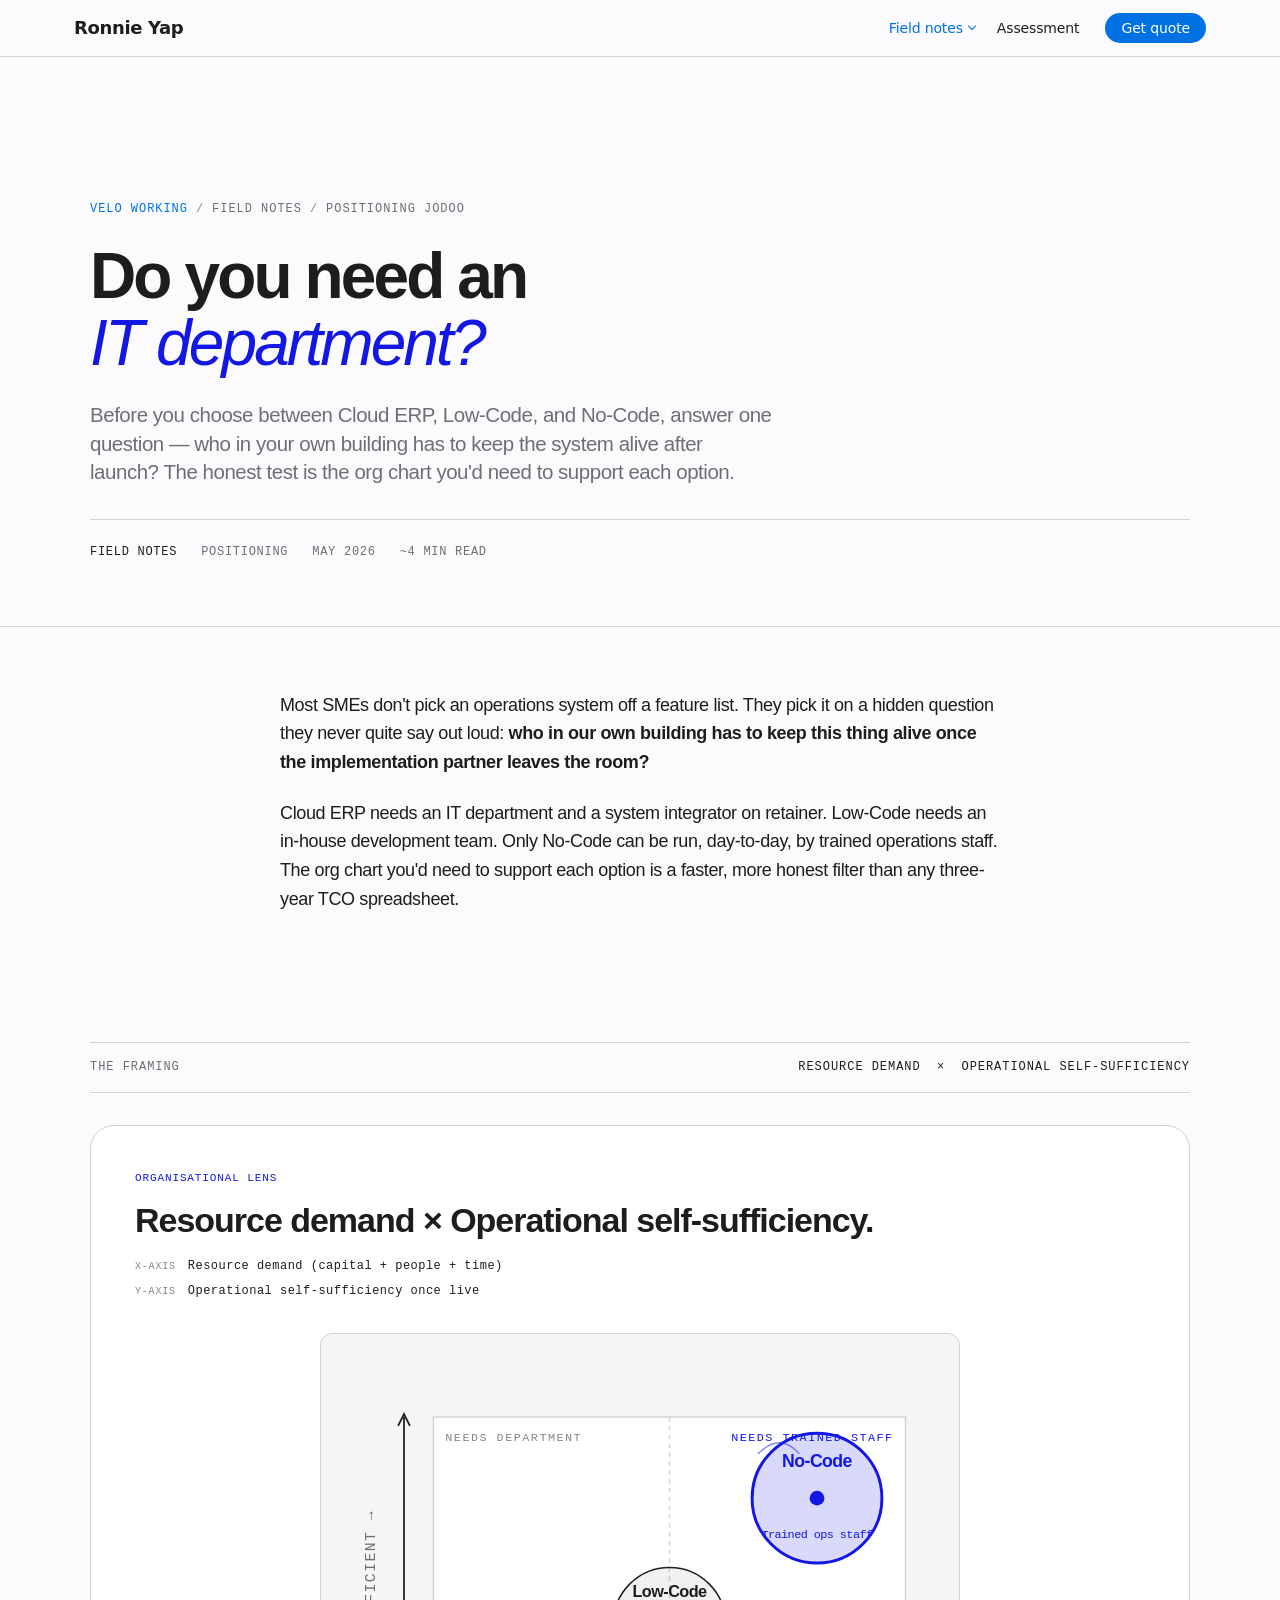
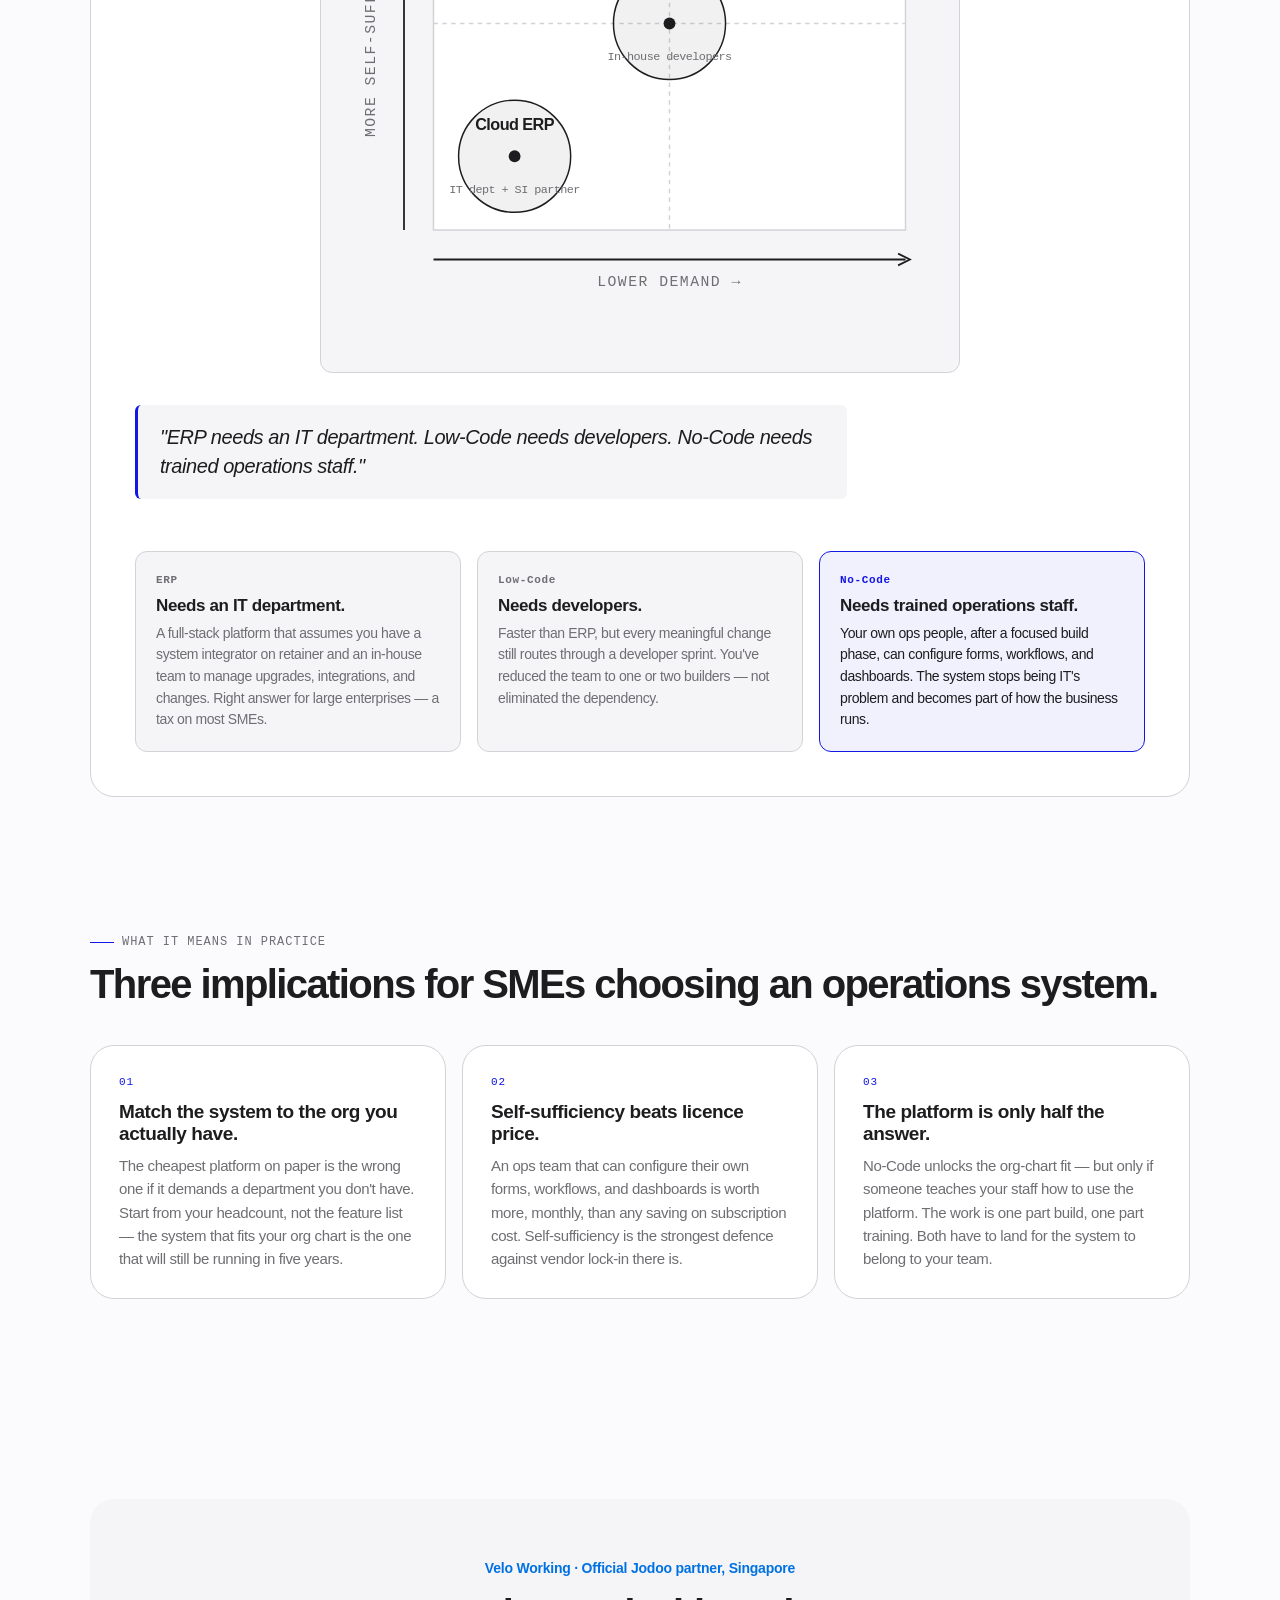
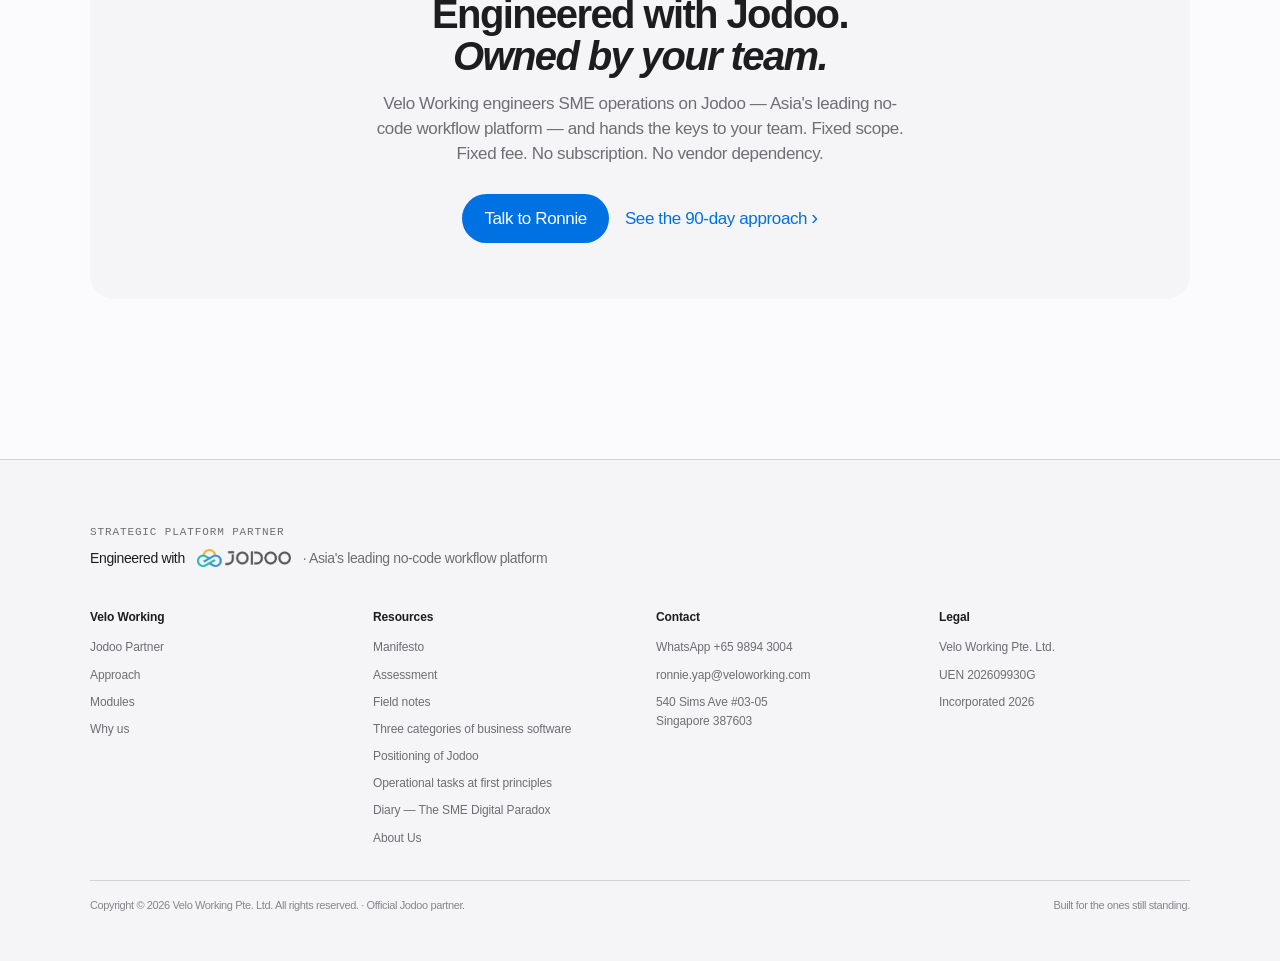
<file: blog/positioning-of-jodoo.html>
<!doctype html>
<html lang="en">
<head>
<meta charset="utf-8" />
<meta name="viewport" content="width=device-width, initial-scale=1, viewport-fit=cover" />
<title>Do you need an IT department? — Positioning Jodoo · Velo Working</title>

<!-- SEO -->
<meta name="description" content="ERP needs an IT department. Low-Code needs developers. No-Code needs trained operations staff. The org-chart test for choosing between Cloud ERP, Low-Code, and Jodoo — explained by Velo Working." />
<meta name="author" content="Velo Working Pte. Ltd." />
<link rel="canonical" href="https://www.veloworking.com/blog/positioning-of-jodoo.html" />

<!-- Open Graph -->
<meta property="og:title" content="Do you need an IT department? — Positioning Jodoo" />
<meta property="og:description" content="Resource demand × operational self-sufficiency. The cleanest test for choosing between Cloud ERP, Low-Code, and No-Code — and why the answer decides who has to run the system after launch." />
<meta property="og:type" content="article" />
<meta property="og:url" content="https://www.veloworking.com/blog/positioning-of-jodoo.html" />
<meta property="og:site_name" content="Velo Working" />
<meta property="og:image" content="https://www.veloworking.com/asset/hero-screen.png">

<meta name="twitter:card" content="summary_large_image" />
<meta name="twitter:title" content="Do you need an IT department? — Positioning Jodoo" />
<meta name="twitter:description" content="ERP needs an IT department. Low-Code needs developers. No-Code needs trained operations staff. Choose the system that matches your org." />
<meta name="twitter:image" content="https://www.veloworking.com/asset/hero-screen.png">

<!-- Favicon -->
<link rel="icon" type="image/png" href="../asset/favicon-jodoo.png" />
<link rel="apple-touch-icon" href="../asset/favicon-jodoo.png" />

<style>
/* =================================================================
   APPLE-INSPIRED DESIGN SYSTEM (matches index.html)
================================================================= */
:root {
  --bg:        #fbfbfd;
  --surface:   #ffffff;
  --surface-2: #f5f5f7;
  --ink:       #1d1d1f;
  --ink-2:     #6e6e73;
  --ink-3:     #86868b;
  --rule:      #d2d2d7;
  --dark:      #0b0b0d;
  --link:      #0071e3;
  --link-hov:  #0077ed;
  --jodoo:     #1317E4;
  --jodoo-tint: rgba(19, 23, 228, 0.06);
  --jodoo-strong: rgba(19, 23, 228, 0.14);

  --r-tile:    24px;
  --r-pill:    980px;

  --f: -apple-system, BlinkMacSystemFont, "Segoe UI", Roboto, "Helvetica Neue", Arial, sans-serif;
  --f-mono: ui-monospace, SFMono-Regular, "SF Mono", Menlo, Consolas, monospace;

  --gut: clamp(20px, 4vw, 40px);
  --max: 1180px;
  --max-prose: 720px;
  --section-pad: clamp(64px, 8vw, 96px);
}

* , *::before, *::after { box-sizing: border-box; }
html { scroll-behavior: smooth; -webkit-font-smoothing: antialiased; -moz-osx-font-smoothing: grayscale; }
body {
  margin: 0;
  background: var(--bg);
  color: var(--ink);
  font-family: var(--f);
  font-size: 17px;
  line-height: 1.47059;
  font-weight: 400;
  letter-spacing: -0.022em;
}
img, svg { display: block; max-width: 100%; }
a { color: inherit; text-decoration: none; }
button { font: inherit; color: inherit; background: none; border: 0; cursor: pointer; }
p { margin: 0 0 1em; }
p:last-child { margin: 0; }

.wrap { max-width: var(--max); margin: 0 auto; padding-inline: var(--gut); }
.wrap--prose { max-width: var(--max-prose); margin: 0 auto; padding-inline: var(--gut); }

/* TYPE */
.eyebrow {
  font-size: 14px; font-weight: 600; letter-spacing: -0.016em;
  color: var(--link); margin-bottom: 12px;
  display: inline-flex; align-items: center; gap: 8px;
}
.eyebrow--muted { color: var(--ink-2); }
.eyebrow--mono {
  font-family: var(--f-mono);
  font-size: 12px; letter-spacing: 0.08em; text-transform: uppercase;
  font-weight: 500; color: var(--ink-2);
}
.eyebrow--mono::before {
  content: ""; width: 24px; height: 1px; background: var(--jodoo);
}

h1, h2, h3, h4 { margin: 0; font-weight: 600; letter-spacing: -0.04em; line-height: 1.05; color: var(--ink); }
h1 { font-size: clamp(36px, 5.6vw, 64px); font-weight: 600; letter-spacing: -0.045em; line-height: 1.05; }
h2 { font-size: clamp(28px, 3.6vw, 40px); }
h3 { font-size: clamp(20px, 2vw, 26px); letter-spacing: -0.03em; line-height: 1.15; }
h4 { font-size: 17px; letter-spacing: -0.022em; line-height: 1.2; font-weight: 600; }
em.italic { font-style: italic; font-weight: 400; }

.lead {
  font-size: clamp(19px, 1.6vw, 22px);
  line-height: 1.4;
  letter-spacing: -0.022em;
  color: var(--ink);
  font-weight: 400;
}
.muted { color: var(--ink-2); }

/* BUTTONS */
.btn {
  display: inline-flex; align-items: center; justify-content: center;
  padding: 12px 22px; border-radius: var(--r-pill);
  font-size: 17px; font-weight: 400; letter-spacing: -0.022em;
  white-space: nowrap;
  transition: background 200ms ease, color 200ms ease, transform 200ms ease, opacity 200ms ease;
}
.btn--primary { background: var(--link); color: #fff; }
.btn--primary:hover { background: var(--link-hov); }
.btn--ghost { color: var(--link); border: 1px solid var(--link); }
.btn--ghost:hover { background: var(--link); color: #fff; }
.btn--on-dark.btn--primary { background: #2997ff; }
.btn--on-dark.btn--ghost { color: #2997ff; border-color: #2997ff; }
.btn--on-dark.btn--ghost:hover { background: #2997ff; color: #000; }

.link {
  color: var(--link); font-size: 17px; font-weight: 400;
  display: inline-flex; align-items: center; gap: 4px;
  transition: opacity 200ms ease;
}
.link:hover { text-decoration: underline; }
.link::after { content: '›'; font-size: 1.2em; line-height: 0; transform: translateY(-1px); }
.link--on-dark { color: #2997ff; }

/* NAV */
.nav {
  position: fixed; top: 0; left: 0; right: 0; z-index: 9999;
  height: 48px;
  background: rgba(251, 251, 253, 0.72);
  backdrop-filter: saturate(180%) blur(20px);
  -webkit-backdrop-filter: saturate(180%) blur(20px);
  border-bottom: 1px solid rgba(0, 0, 0, 0.06);
  font-size: 12px;
  letter-spacing: -0.01em;
}
.nav__inner {
  max-width: 1024px; margin: 0 auto; height: 100%;
  display: flex; align-items: center; justify-content: space-between;
  padding-inline: 22px; gap: 16px;
}
.nav__brand { color: var(--ink); display: inline-flex; align-items: center; flex-shrink: 0; height: 100%; }
.nav__brand-svg { height: 18px; width: auto; display: block; }
.nav__links {
  display: flex; align-items: center; gap: 0;
  list-style: none; padding: 0; margin: 0; height: 100%;
}
.nav__links > li { display: flex; align-items: center; height: 100%; position: relative; }
.nav__link--caret::after {
  content: ""; display: inline-block; margin-left: 6px;
  width: 6px; height: 6px;
  border-right: 1.4px solid currentColor;
  border-bottom: 1.4px solid currentColor;
  transform: translateY(-2px) rotate(45deg);
  transition: transform 150ms ease;
}
.nav__submenu {
  position: absolute; top: 44px; left: 4px;
  min-width: 240px;
  background: rgba(251, 251, 253, 0.96);
  backdrop-filter: saturate(180%) blur(20px);
  -webkit-backdrop-filter: saturate(180%) blur(20px);
  border: 1px solid var(--rule);
  border-radius: 12px;
  padding: 6px;
  list-style: none; margin: 0;
  box-shadow: 0 8px 24px rgba(0,0,0,0.08);
  opacity: 0; visibility: hidden; transform: translateY(-4px);
  transition: opacity 150ms ease, transform 150ms ease, visibility 150ms;
}
.nav__item--has-children:hover > .nav__submenu,
.nav__item--has-children:focus-within > .nav__submenu,
.nav__item--has-children.is-open > .nav__submenu {
  opacity: 1; visibility: visible; transform: none;
}
.nav__sublink {
  display: block;
  padding: 10px 12px;
  font-size: 13px;
  color: rgba(29, 29, 31, 0.85);
  border-radius: 8px;
  white-space: normal;
  line-height: 1.3;
}
.nav__sublink small {
  display: block;
  font-size: 11px;
  color: var(--ink-3);
  margin-top: 2px;
  letter-spacing: 0;
  font-family: var(--f-mono);
  text-transform: uppercase;
}
.nav__sublink:hover { background: rgba(0,0,0,0.04); color: var(--ink); }
.nav__sublink--all {
  border-top: 1px solid var(--rule);
  margin-top: 4px; padding-top: 12px;
  color: var(--link); font-weight: 500;
}
.nav__link {
  display: inline-flex; align-items: center; height: 28px; padding: 0 12px;
  color: rgba(29, 29, 31, 0.8);
  font-size: 12px; font-weight: 400; letter-spacing: -0.01em; white-space: nowrap;
  transition: color 150ms ease;
}
.nav__link:hover { color: var(--ink); }
.nav__link--accent { color: var(--link); font-weight: 500; }
.nav__link--accent:hover { color: var(--link-hov); }

.nav__toggle {
  display: none; width: 36px; height: 36px; border-radius: 50%;
  align-items: center; justify-content: center; color: var(--ink); flex-shrink: 0;
}
.nav__toggle svg { width: 18px; height: 18px; }

@media (max-width: 833px) {
  .nav__links { display: none; }
  .nav__toggle { display: inline-flex; }
  .nav.nav--open .nav__links {
    position: absolute; top: 48px; left: 0; right: 0;
    flex-direction: column; height: auto;
    background: rgba(251, 251, 253, 0.96);
    backdrop-filter: saturate(180%) blur(20px);
    -webkit-backdrop-filter: saturate(180%) blur(20px);
    border-bottom: 1px solid var(--rule);
    padding: 8px 22px 16px; display: flex;
  }
  .nav.nav--open .nav__links > li {
    height: auto; border-bottom: 1px solid var(--rule);
    flex-direction: column; align-items: stretch;
  }
  .nav.nav--open .nav__links > li:last-child { border-bottom: 0; }
  .nav.nav--open .nav__link {
    height: 44px; width: 100%; padding: 0; font-size: 15px;
    justify-content: space-between;
  }
  .nav__submenu {
    position: static; opacity: 1; visibility: visible; transform: none;
    background: none; border: 0; border-radius: 0; padding: 0 0 12px;
    box-shadow: none; min-width: 0;
    display: none;
  }
  .nav.nav--open .nav__item--has-children.is-open .nav__submenu { display: block; }
  .nav.nav--open .nav__sublink { padding: 10px 0 10px 14px; font-size: 14px; }
  .nav.nav--open .nav__item--has-children.is-open .nav__link--caret::after { transform: translateY(2px) rotate(-135deg); }
}

main { padding-top: 48px; }

/* HERO */
.hero {
  padding: clamp(48px, 8vw, 96px) 0 clamp(40px, 6vw, 64px);
  border-bottom: 1px solid var(--rule);
}
.hero__crumb {
  font-family: var(--f-mono);
  font-size: 12px; letter-spacing: 0.08em; text-transform: uppercase;
  color: var(--ink-2); margin-bottom: 24px;
  display: flex; align-items: center; gap: 8px;
}
.hero__crumb a { color: var(--link); }
.hero__crumb a:hover { color: var(--link-hov); }
.hero__crumb .sep { color: var(--ink-3); }
.hero__title {
  margin-bottom: 24px; max-width: 22ch;
}
.hero__title em {
  font-style: italic; font-weight: 400;
  color: var(--jodoo);
}
.hero__lead {
  max-width: 60ch; color: var(--ink-2); margin-bottom: 32px;
}
.hero__meta {
  display: flex; flex-wrap: wrap; gap: 12px 24px;
  font-family: var(--f-mono);
  font-size: 12px; letter-spacing: 0.06em; text-transform: uppercase;
  color: var(--ink-2);
  padding-top: 24px; border-top: 1px solid var(--rule);
  margin-top: 16px;
}
.hero__meta strong { color: var(--ink); font-weight: 500; }

/* SECTION HEADERS */
.section { padding: var(--section-pad) 0; }
.section--tight { padding: clamp(48px, 6vw, 64px) 0; }

.section-head {
  margin-bottom: 40px;
}
.section-strip {
  display: flex; flex-wrap: wrap; align-items: baseline; gap: 16px;
  padding: 16px 0;
  border-top: 1px solid var(--rule);
  border-bottom: 1px solid var(--rule);
  font-family: var(--f-mono);
  font-size: 12px; letter-spacing: 0.08em; text-transform: uppercase;
  color: var(--ink-2);
  margin-bottom: 32px;
}
.section-strip .label { flex: 1; min-width: 0; }
.section-strip .meta { color: var(--ink); }

.intro {
  max-width: var(--max-prose);
  margin: 0 auto;
  font-size: 18px; line-height: 1.6; color: var(--ink);
}
.intro p { margin: 0 0 1.2em; }
.intro p:last-child { margin: 0; }
.intro strong { font-weight: 600; }

/* FRAMING FEATURE (single matrix) */
.framing {
  background: var(--surface);
  border: 1px solid var(--rule);
  border-radius: var(--r-tile);
  padding: clamp(28px, 4vw, 44px);
  display: grid;
  gap: clamp(24px, 3vw, 32px);
}
.framing__head {
  display: grid; gap: 14px;
}
.framing__eyebrow {
  font-family: var(--f-mono);
  font-size: 11px; font-weight: 500;
  letter-spacing: 0.08em; text-transform: uppercase;
  color: var(--jodoo);
}
.framing__title {
  font-size: clamp(24px, 3.2vw, 34px);
  font-weight: 600; letter-spacing: -0.03em; line-height: 1.15;
}
.framing__axes {
  display: grid; gap: 8px;
  font-family: var(--f-mono);
  font-size: 12px; letter-spacing: 0.04em;
  color: var(--ink-2);
  margin-top: 4px;
}
.framing__axes > div { display: flex; flex-wrap: wrap; gap: 8px 12px; align-items: baseline; }
.framing__axes .ax {
  font-size: 10px; text-transform: uppercase; letter-spacing: 0.08em;
  color: var(--ink-3);
}
.framing__axes strong { color: var(--ink); font-weight: 500; }

.framing__svg {
  background: var(--surface-2);
  padding: clamp(16px, 2vw, 24px);
  border: 1px solid var(--rule);
  border-radius: 12px;
  max-width: 640px;
  margin: 0 auto;
  width: 100%;
}
.framing__svg svg { width: 100%; height: auto; display: block; }

.framing__story {
  font-style: italic; font-size: clamp(17px, 1.6vw, 20px);
  line-height: 1.45; letter-spacing: -0.022em;
  color: var(--ink);
  padding: 18px 22px;
  background: var(--surface-2);
  border-left: 3px solid var(--jodoo);
  border-radius: 6px;
  max-width: 64ch;
}

.framing__notes {
  display: grid;
  grid-template-columns: repeat(3, 1fr);
  gap: 16px;
}
@media (max-width: 833px) { .framing__notes { grid-template-columns: 1fr; } }
.framing__note {
  background: var(--surface-2);
  border: 1px solid var(--rule);
  border-radius: 12px;
  padding: 20px;
}
.framing__note .num {
  font-family: var(--f-mono);
  font-size: 11px; letter-spacing: 0.06em;
  font-weight: 600; color: var(--ink-2);
  margin-bottom: 8px;
}
.framing__note h4 { margin-bottom: 6px; font-size: 17px; }
.framing__note p { color: var(--ink-2); font-size: 14px; line-height: 1.55; }

.framing__note--pick {
  background: var(--jodoo-tint);
  border-color: var(--jodoo);
}
.framing__note--pick .num { color: var(--jodoo); }
.framing__note--pick h4 { color: var(--ink); }
.framing__note--pick p { color: var(--ink); }

/* TAKEAWAY / IMPLICATIONS */
.takeaways {
  display: grid;
  grid-template-columns: repeat(3, 1fr);
  gap: 16px;
  margin-top: 24px;
}
@media (max-width: 833px) { .takeaways { grid-template-columns: 1fr; } }
.takeaway {
  background: var(--surface);
  border: 1px solid var(--rule);
  border-radius: var(--r-tile);
  padding: 28px;
}
.takeaway .num {
  font-family: var(--f-mono);
  font-size: 11px; letter-spacing: 0.08em; text-transform: uppercase;
  color: var(--jodoo); margin-bottom: 10px;
}
.takeaway h4 { margin-bottom: 8px; font-size: 19px; }
.takeaway p { color: var(--ink-2); font-size: 15px; line-height: 1.55; }

/* CLOSING CTA */
.closing {
  background: var(--surface-2);
  border-radius: var(--r-tile);
  padding: clamp(36px, 5vw, 56px);
  text-align: center;
  margin-top: clamp(48px, 6vw, 72px);
}
.closing .eyebrow { justify-content: center; margin-bottom: 14px; }
.closing h2 { margin-bottom: 14px; max-width: 22ch; margin-inline: auto; }
.closing p { color: var(--ink-2); max-width: 56ch; margin: 0 auto 28px; }
.closing__ctas { display: flex; flex-wrap: wrap; gap: 16px; justify-content: center; }

/* FOOTER */
.foot {
  padding-top: 64px; padding-bottom: 48px;
  background: var(--surface-2);
  margin-top: var(--section-pad);
  border-top: 1px solid var(--rule);
}
.foot__partner {
  max-width: var(--max); margin: 0 auto 40px; padding-inline: var(--gut);
  display: flex; flex-direction: column; gap: 8px;
}
.foot__partner-tag {
  font-family: var(--f-mono);
  font-size: 11px; letter-spacing: 0.08em; text-transform: uppercase;
  color: var(--ink-2);
}
.foot__partner-row {
  display: flex; flex-wrap: wrap; align-items: center; gap: 12px;
  font-size: 14px; color: var(--ink-2);
}
.foot__partner-row strong { color: var(--ink); font-weight: 500; }
.foot__partner-row img { height: 18px; width: auto; opacity: 0.85; }

.foot__inner {
  max-width: var(--max); margin: 0 auto; padding-inline: var(--gut);
}
.foot__cols {
  display: grid;
  grid-template-columns: repeat(4, 1fr);
  gap: 32px;
  padding-bottom: 32px;
  border-bottom: 1px solid var(--rule);
}
@media (max-width: 833px) { .foot__cols { grid-template-columns: repeat(2, 1fr); } }
.foot__col { display: flex; flex-direction: column; gap: 8px; }
.foot__col h5 {
  font-size: 12px; font-weight: 600; color: var(--ink);
  letter-spacing: -0.01em; margin: 0 0 4px;
  text-transform: none;
}
.foot__col a, .foot__col span {
  font-size: 12px; color: var(--ink-2); line-height: 1.6;
  letter-spacing: -0.01em;
}
.foot__col a:hover { color: var(--link); }
.foot__legal {
  display: flex; flex-wrap: wrap; justify-content: space-between;
  padding-top: 16px;
  font-size: 11px; color: var(--ink-3); gap: 12px;
}

/* REVEAL */
.reveal { opacity: 0; transform: translateY(16px); transition: opacity 700ms ease, transform 700ms ease; }
.reveal.visible { opacity: 1; transform: none; }
@media (prefers-reduced-motion: reduce) {
  .reveal { opacity: 1; transform: none; transition: none; }
  html { scroll-behavior: auto; }
}
</style>
<!-- Shared site navigation (single source of truth: nav.css + nav.js) -->
<link rel="stylesheet" href="/nav.css">
<script src="/nav.js" defer></script>
<script type="application/ld+json">
{
  "@context": "https://schema.org",
  "@type": "BlogPosting",
  "headline": "Do you need an IT department? — Positioning Jodoo",
  "description": "ERP needs an IT department. Low-Code needs developers. No-Code needs trained operations staff. The org-chart test for choosing between Cloud ERP, Low-Code, and Jodoo — explained by Velo Working.",
  "image": "https://www.veloworking.com/asset/hero-screen.png",
  "url": "https://www.veloworking.com/blog/positioning-of-jodoo.html",
  "mainEntityOfPage": {
    "@type": "WebPage",
    "@id": "https://www.veloworking.com/blog/positioning-of-jodoo.html"
  },
  "inLanguage": "en",
  "author": {
    "@type": "Person",
    "name": "Ronnie Yap",
    "url": "https://www.veloworking.com/"
  },
  "publisher": {
    "@type": "Organization",
    "name": "Velo Working",
    "logo": {
      "@type": "ImageObject",
      "url": "https://www.veloworking.com/asset/velo-logo.svg"
    }
  }
}
</script>
</head>
<body>

<!-- ===========================================================
  SVG SPRITE — Velo Working logotype (matches index.html)
=========================================================== -->
<svg xmlns="http://www.w3.org/2000/svg" style="position:absolute; width:0; height:0; overflow:hidden" aria-hidden="true">
  <symbol id="velo-logo" viewBox="-67 125 310 50">
    <g fill="currentColor">
      <path d="m -63.08431,159.73324 v -11.95468 h 1.711254 1.711254 v 11.95468 11.95468 h -1.711254 -1.711254 z m 13.473111,-0.82354 c -2.7838,-2.88889 -5.165724,-5.36884 -5.293161,-5.51098 l -0.231706,-0.25846 0.549761,-1.29497 0.549763,-1.29498 7.635659,0.0174 c 4.199613,0.01 7.642322,0.0236 7.650469,0.0309 0.01335,0.0121 -1.513544,3.63653 -1.544387,3.66591 -0.0071,0.007 -1.932699,-0.0391 -4.279044,-0.10194 -2.346348,-0.0628 -4.407082,-0.11379 -4.579413,-0.11326 l -0.313328,9e-4 3.263591,3.23912 3.263592,3.23912 -0.776198,1.81972 c -0.42691,1.00085 -0.789235,1.81842 -0.80517,1.81682 -0.01595,-0.001 -2.306627,-2.36654 -5.090428,-5.25543 z m -29.666932,3.11343 c -0.40939,-1.01953 -0.73477,-1.86111 -0.72306,-1.87019 0.11854,-0.0919 6.601154,-6.26625 6.601154,-6.28717 0,-0.0155 -2.06247,-0.0194 -4.583264,-0.009 l -4.58327,0.0194 -0.74007,-1.83176 -0.74007,-1.83177 0.15342,-0.0131 c 0.34112,-0.0292 15.135529,0.27402 15.167398,0.31083 0.01891,0.0219 0.267301,0.61697 0.551984,1.32251 l 0.517602,1.28278 -3.365959,3.34337 c -1.851279,1.83885 -4.288204,4.26051 -5.415385,5.38145 -1.12719,1.12096 -2.05995,2.03766 -2.0728,2.03711 -0.0129,-4.5e-4 -0.3583,-0.83516 -0.76768,-1.85469 z m 33.041236,-14.34438 c -3.791272,-0.0741 -7.098103,-0.14163 -7.348513,-0.15003 l -0.455294,-0.0153 -0.520844,-1.3003 c -0.286465,-0.71518 -0.520846,-1.31372 -0.520846,-1.3301 0,-0.0374 3.03224,-3.04993 5.890442,-5.87067 2.539166,-2.5059 4.940976,-4.86047 4.957427,-4.84345 0.02131,0.0221 0.36701,0.85212 0.768213,1.84455 l 0.729459,1.80441 -0.207484,0.20195 c -0.114116,0.11108 -1.519848,1.44395 -3.123846,2.96192 -1.603998,1.51799 -3.013976,2.85516 -3.133281,2.9715 l -0.21692,0.21154 4.60739,-0.0328 c 3.946267,-0.028 4.611369,-0.023 4.635133,0.0354 0.249971,0.61373 1.323165,3.26153 1.390383,3.43038 l 0.09115,0.22896 -0.324674,-0.007 c -0.178575,-0.003 -3.426627,-0.0673 -7.217897,-0.14137 z m -31.875116,-0.22557 c -3.49313,-0.008 -5.89298,-0.0303 -5.89298,-0.0563 0,-0.0603 1.49413,-3.5857 1.54033,-3.63439 0.0204,-0.0215 2.08435,0.0149 4.58652,0.0808 2.502157,0.066 4.555892,0.1135 4.56385,0.1055 0.008,-0.008 -1.450958,-1.46694 -3.24204,-3.24218 l -3.2565,-3.22771 0.78062,-1.84246 0.78062,-1.84246 0.13009,0.13515 c 0.0715,0.0743 2.464747,2.55971 5.318224,5.52307 l 5.188142,5.38792 -0.06524,0.15558 c -0.03588,0.0856 -0.288522,0.6816 -0.561424,1.32453 l -0.496185,1.16895 -1.740524,-0.0119 c -0.957288,-0.007 -4.392364,-0.0174 -7.633503,-0.0243 z m 19.589652,-5.24138 c -0.712179,-0.30247 -1.305328,-0.56039 -1.318105,-0.57317 -0.01277,-0.0128 -0.0072,-3.45913 0.01238,-7.65856 l 0.03563,-7.63531 1.788624,0.75983 c 0.983744,0.41792 1.814974,0.7774 1.847178,0.79886 0.04578,0.0305 0.03288,0.98466 -0.05923,4.37741 -0.06479,2.38612 -0.117559,4.44686 -0.117282,4.57942 l 4.48e-4,0.24102 3.24018,-3.26967 3.240214,-3.26966 1.78356,0.75711 c 0.980959,0.41641 1.801446,0.77332 1.823303,0.79314 0.02185,0.0199 -2.320873,2.30888 -5.206069,5.08681 -2.885194,2.77793 -5.365114,5.16596 -5.510933,5.30673 l -0.265123,0.25597 z m -12.34695,-4.8958 c -2.942875,-2.96981 -5.356102,-5.41524 -5.362732,-5.43431 -0.0104,-0.0301 3.575683,-1.50529 3.65865,-1.505 0.0172,6e-5 1.436368,1.48058 3.153703,3.29005 1.717335,1.80948 3.14167,3.29761 3.165188,3.30699 0.02476,0.01 0.03646,-1.91609 0.02778,-4.57516 l -0.01498,-4.5922 1.828043,-0.73907 c 1.005424,-0.40649 1.833188,-0.73378 1.839475,-0.72732 0.01771,0.0182 -0.27252,15.28791 -0.290931,15.30631 -0.01962,0.0197 -2.434208,1.00013 -2.563044,1.04078 -0.07161,0.0227 -1.205843,-1.097 -5.441159,-5.37107 z"/>
      <path d="m -19.089294,160.84717 h 6.702763 l 8.4666472,-24.69439 h -5.1152663 l -6.3499859,19.04996 h -0.705554 l -6.349986,-19.04996 h -5.115266 z m 17.9916369,0 H 15.482861 v -4.23333 H 3.4884437 v -5.9972 H 14.777307 v -4.23333 H 3.4884437 V 140.3861 H 15.482861 v -4.23332 H -1.0976571 Z m 21.1666331,0 h 16.227742 v -4.40971 H 24.655077 v -20.28468 h -4.586101 z m 29.104079,-4.05694 c -4.233324,0 -7.408317,-3.21027 -7.408317,-8.29026 0,-5.07999 3.174993,-8.29026 7.408317,-8.29026 4.233323,0 7.408316,3.21027 7.408316,8.29026 0,5.07999 -3.174993,8.29026 -7.408316,8.29026 z m 0,-20.99023 c -6.667485,0 -11.994418,5.25638 -11.994418,12.69997 0,7.4436 5.326933,12.69997 11.994418,12.69997 6.667485,0 11.994417,-5.25637 11.994417,-12.69997 0,-7.44359 -5.326932,-12.69997 -11.994417,-12.69997 z m 27.692983,25.04717 h 6.349986 l 4.233324,-16.9333 h 0.705554 l 4.233323,16.9333 h 6.349986 l 6.173599,-24.69439 h -5.115268 l -4.233324,17.28607 h -0.705554 l -4.409712,-17.28607 h -5.291655 l -4.409712,17.28607 h -0.705554 l -4.233324,-17.28607 h -5.115266 z m 41.804052,-4.05694 c -4.23332,0 -7.40831,-3.21027 -7.40831,-8.29026 0,-5.07999 3.17499,-8.29026 7.40831,-8.29026 4.23333,0 7.40832,3.21027 7.40832,8.29026 0,5.07999 -3.17499,8.29026 -7.40832,8.29026 z m 0,-20.99023 c -6.66748,0 -11.99441,5.25638 -11.99441,12.69997 0,7.4436 5.32693,12.69997 11.99441,12.69997 6.66749,0 11.99442,-5.25637 11.99442,-12.69997 0,-7.44359 -5.32693,-12.69997 -11.99442,-12.69997 z m 16.22777,25.04717 h 4.5861 v -8.46665 h 1.41111 l 7.93748,8.46665 h 5.82082 l -7.93748,-8.46665 c 3.88054,-0.17639 7.23192,-3.17499 7.23192,-7.93748 0,-4.93888 -3.38666,-8.29026 -7.76109,-8.29026 h -11.28886 z m 4.5861,-12.69997 v -7.58471 h 6.52637 c 1.76389,0 3.35138,1.5875 3.35138,3.88055 0,2.11666 -1.58749,3.70416 -3.35138,3.70416 z m 18.8736,12.69997 h 4.5861 v -11.46525 l 9.1722,11.46525 h 5.64443 l -10.05414,-12.52359 9.34859,-12.1708 h -5.64443 l -8.46665,11.11247 v -11.11247 h -4.5861 z m 21.34299,0 h 4.5861 v -24.69439 h -4.5861 z m 9.87777,0 h 4.5861 v -17.10969 h 0.70556 l 8.99581,17.10969 h 6.1736 v -24.69439 h -4.5861 v 17.10968 h -0.70556 l -8.99581,-17.10968 h -6.1736 z m 44.44988,0 h 3.52777 v -13.05275 h -10.75969 v 3.52777 h 6.17359 v 0.17639 c 0,1.58749 -2.11666,5.29165 -6.34999,5.29165 -4.23332,0 -7.40832,-3.21027 -7.40832,-8.29026 0,-5.07999 3.175,-8.29026 7.40832,-8.29026 3.3161,0 5.29165,2.11667 6.34999,4.40972 h 4.76248 C 236.53292,140.73888 232.93459,135.8 226.26711,135.8 c -6.66749,0 -11.99442,5.25638 -11.99442,12.69997 0,7.4436 5.32693,12.69997 11.99442,12.69997 2.50472,0 4.23332,-0.7761 5.46804,-1.58749 0.70556,-0.45861 1.30528,-0.98778 1.76389,-1.5875 h 0.17639 z"/>
    </g>
  </symbol>
</svg>

<!-- NAV -->
<!-- Navigation is injected here from the shared /nav.js (edit the menu there). -->
<div id="velo-nav"></div>

<main id="top">

<!-- HERO -->
<header class="hero">
  <div class="wrap">
    <div class="hero__crumb">
      <a href="../index.html">Velo Working</a>
      <span class="sep">/</span>
      <span>Field notes</span>
      <span class="sep">/</span>
      <span>Positioning Jodoo</span>
    </div>
    <h1 class="hero__title reveal">
      Do you need an<br>
      <em>IT department?</em>
    </h1>
    <p class="lead hero__lead reveal">
      Before you choose between Cloud ERP, Low-Code, and No-Code, answer one
      question — who in your own building has to keep the system alive after launch?
      The honest test is the org chart you'd need to support each option.
    </p>
    <div class="hero__meta">
      <span><strong>Field notes</strong></span>
      <span>Positioning</span>
      <span>May 2026</span>
      <span>~4 min read</span>
    </div>
  </div>
</header>

<!-- INTRO -->
<section class="section section--tight">
  <div class="wrap">
    <div class="intro reveal">
      <p>
        Most SMEs don't pick an operations system off a feature list. They pick it on a
        hidden question they never quite say out loud: <strong>who in our own building has to
        keep this thing alive once the implementation partner leaves the room?</strong>
      </p>
      <p>
        Cloud ERP needs an IT department and a system integrator on retainer. Low-Code
        needs an in-house development team. Only No-Code can be run, day-to-day, by
        trained operations staff. The org chart you'd need to support each option is a
        faster, more honest filter than any three-year TCO spreadsheet.
      </p>
    </div>
  </div>
</section>

<!-- THE FRAMING -->
<section class="section section--tight" id="framing">
  <div class="wrap">
    <div class="section-strip">
      <div class="label">The framing</div>
      <div class="meta">Resource demand &nbsp;&times;&nbsp; Operational self-sufficiency</div>
    </div>

    <article class="framing reveal">

      <header class="framing__head">
        <div class="framing__eyebrow">Organisational lens</div>
        <h2 class="framing__title">Resource demand &times; Operational self-sufficiency.</h2>
        <div class="framing__axes">
          <div><span class="ax">X-axis</span><strong>Resource demand (capital + people + time)</strong></div>
          <div><span class="ax">Y-axis</span><strong>Operational self-sufficiency once live</strong></div>
        </div>
      </header>

      <div class="framing__svg">
        <svg viewBox="0 0 400 400" xmlns="http://www.w3.org/2000/svg" role="img" aria-label="Organisational framing matrix — resource demand vs operational self-sufficiency">
          <rect x="60" y="40" width="320" height="280" fill="#ffffff" stroke="#d2d2d7"/>
          <line x1="220" y1="40" x2="220" y2="320" stroke="#d2d2d7" stroke-dasharray="3 3"/>
          <line x1="60" y1="180" x2="380" y2="180" stroke="#d2d2d7" stroke-dasharray="3 3"/>

          <line x1="60" y1="340" x2="380" y2="340" stroke="#1d1d1f" stroke-width="1.2"/>
          <polyline points="375,336 383,340 375,344" stroke="#1d1d1f" stroke-width="1.2" fill="none"/>
          <line x1="40" y1="320" x2="40" y2="40" stroke="#1d1d1f" stroke-width="1.2"/>
          <polyline points="36,46 40,38 44,46" stroke="#1d1d1f" stroke-width="1.2" fill="none"/>

          <text x="220" y="358" text-anchor="middle" font-size="10" fill="#6e6e73" font-family="ui-monospace,monospace" letter-spacing="1">LOWER DEMAND &rarr;</text>
          <text x="20" y="180" text-anchor="middle" font-size="10" fill="#6e6e73" font-family="ui-monospace,monospace" letter-spacing="1" transform="rotate(-90 20 180)">MORE SELF-SUFFICIENT &rarr;</text>

          <text x="68" y="56" font-size="8" fill="#86868b" font-family="ui-monospace,monospace" letter-spacing="1">NEEDS DEPARTMENT</text>
          <text x="372" y="56" text-anchor="end" font-size="8" fill="#1317E4" font-family="ui-monospace,monospace" letter-spacing="1" font-weight="500">NEEDS TRAINED STAFF</text>

          <circle cx="115" cy="270" r="38" fill="#1d1d1f" fill-opacity=".06" stroke="#1d1d1f" stroke-width="1"/>
          <circle cx="115" cy="270" r="4" fill="#1d1d1f"/>
          <text x="115" y="252" text-anchor="middle" font-size="11" font-weight="600" fill="#1d1d1f" font-family="-apple-system,sans-serif">Cloud ERP</text>
          <text x="115" y="295" text-anchor="middle" font-size="8" fill="#6e6e73" font-family="ui-monospace,monospace">IT dept + SI partner</text>

          <circle cx="220" cy="180" r="38" fill="#1d1d1f" fill-opacity=".06" stroke="#1d1d1f" stroke-width="1"/>
          <circle cx="220" cy="180" r="4" fill="#1d1d1f"/>
          <text x="220" y="162" text-anchor="middle" font-size="11" font-weight="600" fill="#1d1d1f" font-family="-apple-system,sans-serif">Low-Code</text>
          <text x="220" y="205" text-anchor="middle" font-size="8" fill="#6e6e73" font-family="ui-monospace,monospace">In-house developers</text>

          <circle cx="320" cy="95" r="44" fill="#1317E4" fill-opacity=".16" stroke="#1317E4" stroke-width="2"/>
          <circle cx="320" cy="95" r="5" fill="#1317E4"/>
          <text x="320" y="74" text-anchor="middle" font-size="12" font-weight="700" fill="#1317E4" font-family="-apple-system,sans-serif">No-Code</text>
          <text x="320" y="122" text-anchor="middle" font-size="8" fill="#1317E4" font-family="ui-monospace,monospace">Trained ops staff</text>

          <path d="M 280 65 Q 295 50 308 65" stroke="#1317E4" stroke-width="1" fill="none" opacity=".5"/>
        </svg>
      </div>

      <p class="framing__story">"ERP needs an IT department. Low-Code needs developers. No-Code needs trained operations staff."</p>

      <div class="framing__notes">
        <div class="framing__note">
          <div class="num">ERP</div>
          <h4>Needs an IT department.</h4>
          <p>A full-stack platform that assumes you have a system integrator on retainer and an in-house team to manage upgrades, integrations, and changes. Right answer for large enterprises &mdash; a tax on most SMEs.</p>
        </div>
        <div class="framing__note">
          <div class="num">Low-Code</div>
          <h4>Needs developers.</h4>
          <p>Faster than ERP, but every meaningful change still routes through a developer sprint. You've reduced the team to one or two builders &mdash; not eliminated the dependency.</p>
        </div>
        <div class="framing__note framing__note--pick">
          <div class="num">No-Code</div>
          <h4>Needs trained operations staff.</h4>
          <p>Your own ops people, after a focused build phase, can configure forms, workflows, and dashboards. The system stops being IT's problem and becomes part of how the business runs.</p>
        </div>
      </div>
    </article>
  </div>
</section>

<!-- IMPLICATIONS -->
<section class="section section--tight">
  <div class="wrap">
    <div class="section-head">
      <div class="eyebrow eyebrow--mono">What it means in practice</div>
      <h2>Three implications for SMEs choosing an operations system.</h2>
    </div>

    <div class="takeaways">
      <article class="takeaway reveal">
        <div class="num">01</div>
        <h4>Match the system to the org you actually have.</h4>
        <p>The cheapest platform on paper is the wrong one if it demands a department you don't have. Start from your headcount, not the feature list — the system that fits your org chart is the one that will still be running in five years.</p>
      </article>
      <article class="takeaway reveal">
        <div class="num">02</div>
        <h4>Self-sufficiency beats licence price.</h4>
        <p>An ops team that can configure their own forms, workflows, and dashboards is worth more, monthly, than any saving on subscription cost. Self-sufficiency is the strongest defence against vendor lock-in there is.</p>
      </article>
      <article class="takeaway reveal">
        <div class="num">03</div>
        <h4>The platform is only half the answer.</h4>
        <p>No-Code unlocks the org-chart fit — but only if someone teaches your staff how to use the platform. The work is one part build, one part training. Both have to land for the system to belong to your team.</p>
      </article>
    </div>
  </div>
</section>

<!-- CLOSING CTA -->
<section class="section section--tight">
  <div class="wrap">
    <div class="closing reveal">
      <div class="eyebrow">Velo Working &middot; Official Jodoo partner, Singapore</div>
      <h2>Engineered with Jodoo. <em>Owned by your team.</em></h2>
      <p>
        Velo Working engineers SME operations on Jodoo — Asia's leading no-code workflow platform — and hands the keys to your team. Fixed scope. Fixed fee. No subscription. No vendor dependency.
      </p>
      <div class="closing__ctas">
        <a href="https://wa.me/6598943004?text=Hi%20Ronnie%20%E2%80%94%20I%20read%20the%20Positioning%20of%20Jodoo%20note%20and%20I%27d%20like%20to%20talk." class="btn btn--primary" target="_blank" rel="noopener">Talk to Ronnie</a>
        <a href="../index.html#approach" class="link">See the 90-day approach</a>
      </div>
    </div>
  </div>
</section>

</main>

<!-- FOOTER -->
<footer class="foot">
  <div class="foot__partner">
    <div class="foot__partner-tag">Strategic platform partner</div>
    <div class="foot__partner-row">
      <strong>Engineered with</strong>
      <img src="../asset/jodoo_logo.png" alt="Jodoo" loading="lazy" />
      <span>· Asia's leading no-code workflow platform</span>
    </div>
  </div>

  <div class="foot__inner">
    <div class="foot__cols">
      <div class="foot__col">
        <h5>Velo Working</h5>
        <a href="../index.html#partner">Jodoo Partner</a>
        <a href="../index.html#approach">Approach</a>
        <a href="../index.html#modules">Modules</a>
        <a href="../index.html#why">Why us</a>
      </div>
      <div class="foot__col">
        <h5>Resources</h5>
        <a href="../index.html#manifesto">Manifesto</a>
        <a href="../assessment/assessment.html" target="_blank" rel="noopener">Assessment</a>
        <a href="index.html">Field notes</a>
        <a href="three-categories-of-business-software.html">Three categories of business software</a>
        <a href="positioning-of-jodoo.html">Positioning of Jodoo</a>
        <a href="operational-tasks-first-principles.html">Operational tasks at first principles</a>
        <a href="THE%20SME%20DIGITAL%20PARADOX.html">Diary — The SME Digital Paradox</a>
        <a href="../pitch-deck.html">About Us</a>
      </div>
      <div class="foot__col">
        <h5>Contact</h5>
        <a href="https://wa.me/6598943004" target="_blank" rel="noopener">WhatsApp +65 9894 3004</a>
        <a href="mailto:ronnie.yap@veloworking.com">ronnie.yap@veloworking.com</a>
        <span>540 Sims Ave #03-05<br>Singapore 387603</span>
      </div>
      <div class="foot__col">
        <h5>Legal</h5>
        <span>Velo Working Pte. Ltd.</span>
        <span>UEN 202609930G</span>
        <span>Incorporated 2026</span>
      </div>
    </div>
    <div class="foot__legal">
      <span>Copyright © 2026 Velo Working Pte. Ltd. All rights reserved. · Official Jodoo partner.</span>
      <span>Built for the ones still standing.</span>
    </div>
  </div>
</footer>

<script>
/* Mobile nav toggle */
(function(){
  var nav = document.getElementById('nav');
  var toggle = document.getElementById('navToggle');
  if (!nav || !toggle) return;
  toggle.addEventListener('click', function(){
    var open = nav.classList.toggle('nav--open');
    toggle.setAttribute('aria-expanded', open ? 'true' : 'false');
  });
  nav.querySelectorAll('.nav__item--has-children').forEach(function(item){
    var trigger = item.querySelector('.nav__link--caret');
    if (!trigger) return;
    trigger.addEventListener('click', function(e){
      if (window.matchMedia('(max-width: 833px)').matches) {
        e.preventDefault();
        var open = item.classList.toggle('is-open');
        trigger.setAttribute('aria-expanded', open ? 'true' : 'false');
      }
    });
  });
  nav.querySelectorAll('.nav__link, .nav__sublink').forEach(function(l){
    if (l.classList.contains('nav__link--caret')) return;
    l.addEventListener('click', function(){
      nav.classList.remove('nav--open');
      toggle.setAttribute('aria-expanded', 'false');
    });
  });
})();

/* Reveal on scroll */
(function(){
  if (!('IntersectionObserver' in window)) {
    document.querySelectorAll('.reveal').forEach(function(e){ e.classList.add('visible'); });
    return;
  }
  var io = new IntersectionObserver(function(entries){
    entries.forEach(function(e){
      if (e.isIntersecting) {
        e.target.classList.add('visible');
        io.unobserve(e.target);
      }
    });
  }, { threshold: 0.12, rootMargin: '0px 0px -40px 0px' });
  document.querySelectorAll('.reveal').forEach(function(e){ io.observe(e); });
})();
</script>
</body>
</html>
</file>
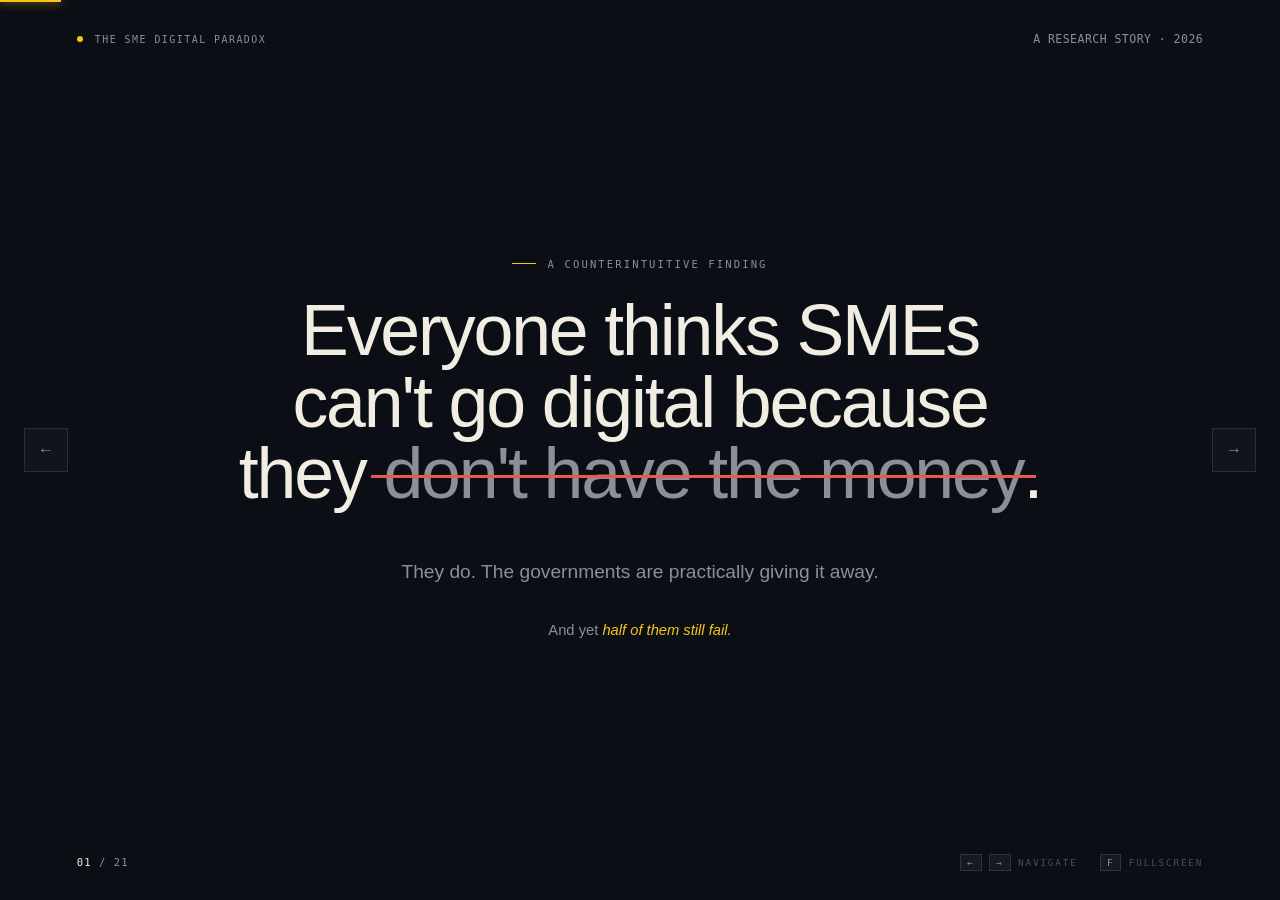
<file: blog/sme-digital-paradox.html>
<!DOCTYPE html>
<html lang="en">
<head>
<meta charset="UTF-8">
<meta name="viewport" content="width=device-width, initial-scale=1.0">
<title>The SME Digital Paradox — why money isn't the barrier to going digital · Velo Working</title>

<!-- SEO -->
<meta name="description" content="Malaysia's MyInvois and Singapore's InvoiceNow e-invoicing mandates are here, and government grants cover most of the cost. So why do SME digital projects still fail? A research story on what actually decides success." />
<meta name="author" content="Velo Working Pte. Ltd." />
<link rel="canonical" href="https://www.veloworking.com/blog/sme-digital-paradox.html" />

<!-- Open Graph -->
<meta property="og:title" content="The SME Digital Paradox — why money isn't the barrier to going digital" />
<meta property="og:description" content="Malaysia's MyInvois and Singapore's InvoiceNow mandates are here, and grants cover the cost. So why do SME digital projects still fail? A research story on what actually decides success." />
<meta property="og:type" content="article" />
<meta property="og:url" content="https://www.veloworking.com/blog/sme-digital-paradox.html" />
<meta property="og:site_name" content="Velo Working" />
<meta property="og:image" content="https://www.veloworking.com/asset/hero-screen.png" />

<meta name="twitter:card" content="summary_large_image" />
<meta name="twitter:title" content="The SME Digital Paradox — why money isn't the barrier to going digital" />
<meta name="twitter:description" content="MyInvois and InvoiceNow are here and grants cover the cost. So why do SME digital projects still fail? What actually decides success." />
<meta name="twitter:image" content="https://www.veloworking.com/asset/hero-screen.png" />

<!-- Favicon — Jodoo brand mark -->
<link rel="icon" type="image/png" href="../asset/favicon-jodoo.png">
<link rel="apple-touch-icon" href="../asset/favicon-jodoo.png">

<!-- Fonts: native system sans-serif only — no webfont request -->
<style>
:root {
  --bg: #0b0e14;
  --bg-soft: #141923;
  --ink: #f2ede2;
  --ink-mute: #8b8f9a;
  --ink-dim: #4a4f5a;
  --accent: #f5c518;
  --accent-soft: #f5c51822;
  --red: #e85a4f;
  --green: #7dd3a0;
  --grid: rgba(242, 237, 226, 0.04);
  --rule: rgba(242, 237, 226, 0.12);
}

* { margin: 0; padding: 0; box-sizing: border-box; }

html, body {
  height: 100%;
  background: var(--bg);
  color: var(--ink);
  font-family: -apple-system, BlinkMacSystemFont, "Segoe UI", Roboto, "Helvetica Neue", Arial, sans-serif;
  font-weight: 400;
  overflow: hidden;
  -webkit-font-smoothing: antialiased;
}

/* Subtle grid texture */
body::before {
  content: '';
  position: fixed;
  inset: 0;
  background-image:
    linear-gradient(var(--grid) 1px, transparent 1px),
    linear-gradient(90deg, var(--grid) 1px, transparent 1px);
  background-size: 80px 80px;
  pointer-events: none;
  z-index: 0;
}

/* Noise overlay for texture */
body::after {
  content: '';
  position: fixed;
  inset: 0;
  background-image: url("data:image/svg+xml,%3Csvg viewBox='0 0 200 200' xmlns='http://www.w3.org/2000/svg'%3E%3Cfilter id='noiseFilter'%3E%3CfeTurbulence type='fractalNoise' baseFrequency='0.9' numOctaves='3'/%3E%3C/filter%3E%3Crect width='100%25' height='100%25' filter='url(%23noiseFilter)'/%3E%3C/svg%3E");
  opacity: 0.035;
  pointer-events: none;
  z-index: 1;
  mix-blend-mode: overlay;
}

.deck {
  position: relative;
  width: 100vw;
  height: 100vh;
  z-index: 2;
}

.slide {
  position: absolute;
  inset: 0;
  display: flex;
  align-items: center;
  justify-content: center;
  padding: 6vh clamp(40px, 12vw, 200px);
  opacity: 0;
  pointer-events: none;
  transition: opacity 0.6s cubic-bezier(0.4, 0, 0.2, 1);
}

.slide.active {
  opacity: 1;
  pointer-events: auto;
}

.slide-inner {
  width: 100%;
  max-width: 1180px;
  position: relative;
}

/* Stagger animations on active slide */
.slide.active .stagger > * {
  animation: rise 0.8s cubic-bezier(0.2, 0.8, 0.2, 1) backwards;
}
.slide.active .stagger > *:nth-child(1) { animation-delay: 0.1s; }
.slide.active .stagger > *:nth-child(2) { animation-delay: 0.25s; }
.slide.active .stagger > *:nth-child(3) { animation-delay: 0.4s; }
.slide.active .stagger > *:nth-child(4) { animation-delay: 0.55s; }
.slide.active .stagger > *:nth-child(5) { animation-delay: 0.7s; }
.slide.active .stagger > *:nth-child(6) { animation-delay: 0.85s; }

@keyframes rise {
  from { opacity: 0; transform: translateY(24px); }
  to   { opacity: 1; transform: translateY(0); }
}

@keyframes glow {
  from { text-shadow: 0 0 0px var(--accent-soft); }
  to   { text-shadow: 0 0 40px var(--accent-soft); }
}

/* Typography */
.eyebrow {
  font-family: ui-monospace, SFMono-Regular, "SF Mono", Menlo, Consolas, monospace;
  font-size: 0.66rem;
  font-weight: 500;
  letter-spacing: 0.2em;
  text-transform: uppercase;
  color: var(--ink-mute);
  margin-bottom: 1.6rem;
  display: flex;
  align-items: center;
  gap: 0.7rem;
}
.eyebrow::before {
  content: '';
  width: 24px;
  height: 1px;
  background: var(--accent);
}

.display {
  font-family: -apple-system, BlinkMacSystemFont, "Segoe UI", Roboto, "Helvetica Neue", Arial, sans-serif;
  font-weight: 300;
  font-optical-sizing: auto;
  line-height: 1.02;
  letter-spacing: -0.02em;
}

.headline-xl {
  font-family: -apple-system, BlinkMacSystemFont, "Segoe UI", Roboto, "Helvetica Neue", Arial, sans-serif;
  font-weight: 300;
  font-size: clamp(2.4rem, 5.6vw, 5.2rem);
  line-height: 1;
  letter-spacing: -0.03em;
}

.headline-l {
  font-family: -apple-system, BlinkMacSystemFont, "Segoe UI", Roboto, "Helvetica Neue", Arial, sans-serif;
  font-weight: 300;
  font-size: clamp(1.85rem, 3.6vw, 3.2rem);
  line-height: 1.08;
  letter-spacing: -0.025em;
}

.headline-m {
  font-family: -apple-system, BlinkMacSystemFont, "Segoe UI", Roboto, "Helvetica Neue", Arial, sans-serif;
  font-weight: 400;
  font-size: clamp(1.45rem, 2.4vw, 2.2rem);
  line-height: 1.15;
  letter-spacing: -0.02em;
}

.body-text {
  font-size: clamp(0.85rem, 1.15vw, 1.05rem);
  line-height: 1.6;
  color: var(--ink-mute);
  max-width: 62ch;
  font-weight: 400;
}

.body-lead {
  font-size: clamp(1rem, 1.5vw, 1.3rem);
  line-height: 1.5;
  color: var(--ink);
  max-width: 54ch;
  font-weight: 400;
}

.mono {
  font-family: ui-monospace, SFMono-Regular, "SF Mono", Menlo, Consolas, monospace;
  font-size: 0.72rem;
  color: var(--ink-mute);
  letter-spacing: 0.04em;
}

em.italic {
  font-family: -apple-system, BlinkMacSystemFont, "Segoe UI", Roboto, "Helvetica Neue", Arial, sans-serif;
  font-style: italic;
  font-weight: 300;
  color: var(--accent);
}

.yellow { color: var(--accent); }
.red    { color: var(--red); }
.mute   { color: var(--ink-mute); }

/* Number showcase */
.big-number {
  font-family: -apple-system, BlinkMacSystemFont, "Segoe UI", Roboto, "Helvetica Neue", Arial, sans-serif;
  font-weight: 300;
  font-size: clamp(4.8rem, 13vw, 11rem);
  line-height: 0.92;
  letter-spacing: -0.05em;
}

.big-number .unit {
  font-size: 0.4em;
  color: var(--ink-mute);
  font-weight: 400;
  margin-left: 0.1em;
}

/* Timeline graphic */
.timeline {
  border-left: 1px solid var(--rule);
  padding-left: 2rem;
  margin-top: 2rem;
}
.timeline-item {
  position: relative;
  padding: 1rem 0;
  display: grid;
  grid-template-columns: 180px 1fr;
  gap: 2rem;
  align-items: baseline;
}
.timeline-item::before {
  content: '';
  position: absolute;
  left: -2.45rem;
  top: 1.4rem;
  width: 8px;
  height: 8px;
  background: var(--ink-dim);
  border-radius: 50%;
}
.timeline-item.now::before {
  background: var(--accent);
  box-shadow: 0 0 0 4px var(--accent-soft);
}
.timeline-item.past::before {
  background: var(--green);
}
.timeline-item.future::before {
  background: var(--red);
  animation: pulse 2s ease-in-out infinite;
}
@keyframes pulse {
  0%, 100% { opacity: 1; transform: scale(1); }
  50%      { opacity: 0.6; transform: scale(1.3); }
}
.timeline-date {
  font-family: ui-monospace, SFMono-Regular, "SF Mono", Menlo, Consolas, monospace;
  font-size: 0.74rem;
  color: var(--ink-mute);
  letter-spacing: 0.05em;
}
.timeline-label {
  font-family: -apple-system, BlinkMacSystemFont, "Segoe UI", Roboto, "Helvetica Neue", Arial, sans-serif;
  font-size: clamp(0.95rem, 1.35vw, 1.2rem);
  font-weight: 400;
  color: var(--ink);
}
.timeline-label .sub {
  display: block;
  font-family: -apple-system, BlinkMacSystemFont, "Segoe UI", Roboto, "Helvetica Neue", Arial, sans-serif;
  font-size: 0.7rem;
  color: var(--ink-mute);
  font-weight: 400;
  margin-top: 0.25rem;
  letter-spacing: 0.02em;
}

/* Bar chart */
.bars {
  display: grid;
  gap: 2.5rem;
  margin-top: 2rem;
}
.bar-row {
  display: grid;
  grid-template-columns: 200px 1fr auto;
  gap: 2rem;
  align-items: center;
}
.bar-label {
  font-family: -apple-system, BlinkMacSystemFont, "Segoe UI", Roboto, "Helvetica Neue", Arial, sans-serif;
  font-size: 1rem;
  font-weight: 400;
  color: var(--ink);
}
.bar-track {
  height: 6px;
  background: var(--rule);
  position: relative;
  border-radius: 0;
}
.bar-fill {
  height: 100%;
  background: var(--ink-dim);
  transition: width 1.2s cubic-bezier(0.2, 0.8, 0.2, 1);
  width: 0;
}
.slide.active .bar-fill { width: var(--w, 0%); }
.bar-fill.accent { background: var(--accent); }
.bar-fill.red { background: var(--red); }
.bar-value {
  font-family: ui-monospace, SFMono-Regular, "SF Mono", Menlo, Consolas, monospace;
  font-size: 0.85rem;
  color: var(--ink-mute);
  min-width: 76px;
  text-align: right;
}
.bar-value .big {
  color: var(--ink);
  font-size: 1.1rem;
}

/* Flow diagram */
.flow {
  display: flex;
  align-items: center;
  justify-content: space-between;
  gap: 1rem;
  margin-top: 3rem;
  flex-wrap: wrap;
}
.flow-step {
  flex: 1;
  min-width: 160px;
  padding: 1.5rem 1.25rem;
  border: 1px solid var(--rule);
  text-align: center;
  position: relative;
  background: rgba(20, 25, 35, 0.4);
}
.flow-step.bad { border-color: var(--red); background: rgba(232, 90, 79, 0.05); }
.flow-step-num {
  font-family: ui-monospace, SFMono-Regular, "SF Mono", Menlo, Consolas, monospace;
  font-size: 0.62rem;
  color: var(--ink-mute);
  margin-bottom: 0.7rem;
  letter-spacing: 0.15em;
}
.flow-step-label {
  font-family: -apple-system, BlinkMacSystemFont, "Segoe UI", Roboto, "Helvetica Neue", Arial, sans-serif;
  font-size: 0.95rem;
  font-weight: 400;
  line-height: 1.25;
}
.flow-arrow {
  color: var(--ink-dim);
  font-size: 1.25rem;
  font-weight: 300;
}

/* Split layouts */
.split {
  display: grid;
  grid-template-columns: 1fr 1fr;
  gap: 6rem;
  align-items: center;
}
.split-3 {
  display: grid;
  grid-template-columns: 1fr 1fr 1fr;
  gap: 3rem;
}

/* Country comparison */
.countries {
  display: grid;
  grid-template-columns: 1fr 1fr;
  gap: 4rem;
  margin-top: 2rem;
}
.country {
  border-top: 1px solid var(--rule);
  padding-top: 1.5rem;
}
.country-flag {
  font-family: ui-monospace, SFMono-Regular, "SF Mono", Menlo, Consolas, monospace;
  font-size: 0.66rem;
  color: var(--accent);
  letter-spacing: 0.2em;
  margin-bottom: 0.7rem;
}
.country-head {
  font-family: -apple-system, BlinkMacSystemFont, "Segoe UI", Roboto, "Helvetica Neue", Arial, sans-serif;
  font-size: 1.25rem;
  font-weight: 400;
  margin-bottom: 0.9rem;
}

/* Five principles list */
.principles {
  display: grid;
  gap: 0;
  margin-top: 2rem;
}
.principle {
  display: grid;
  grid-template-columns: 80px 1fr;
  gap: 2rem;
  padding: 1.5rem 0;
  border-top: 1px solid var(--rule);
  align-items: start;
}
.principle:last-child { border-bottom: 1px solid var(--rule); }
.principle-num {
  font-family: -apple-system, BlinkMacSystemFont, "Segoe UI", Roboto, "Helvetica Neue", Arial, sans-serif;
  font-size: 2rem;
  font-weight: 300;
  color: var(--accent);
  line-height: 1;
}
.principle-body h3 {
  font-family: -apple-system, BlinkMacSystemFont, "Segoe UI", Roboto, "Helvetica Neue", Arial, sans-serif;
  font-size: 1.15rem;
  font-weight: 400;
  margin-bottom: 0.35rem;
}
.principle-body p {
  font-size: 0.82rem;
  color: var(--ink-mute);
  line-height: 1.6;
  max-width: 62ch;
}

/* Quote */
.quote {
  font-family: -apple-system, BlinkMacSystemFont, "Segoe UI", Roboto, "Helvetica Neue", Arial, sans-serif;
  font-style: italic;
  font-weight: 300;
  font-size: clamp(1.6rem, 3.6vw, 3.2rem);
  line-height: 1.15;
  letter-spacing: -0.02em;
  position: relative;
  padding-left: 1.5rem;
}
.quote::before {
  content: '';
  position: absolute;
  left: 0;
  top: 0.4em;
  bottom: 0.4em;
  width: 2px;
  background: var(--accent);
}

/* Strike/reveal */
.strike {
  position: relative;
  color: var(--ink-mute);
}
.strike::after {
  content: '';
  position: absolute;
  left: -2%;
  right: -2%;
  top: 52%;
  height: 3px;
  background: var(--red);
  transform: scaleX(0);
  transform-origin: left;
  animation: strike 0.8s cubic-bezier(0.2, 0.8, 0.2, 1) 1s forwards;
}
@keyframes strike {
  to { transform: scaleX(1); }
}

/* Chrome UI */
.chrome-top {
  position: fixed;
  top: 2rem;
  left: clamp(40px, 6vw, 96px);
  right: clamp(40px, 6vw, 96px);
  display: flex;
  justify-content: space-between;
  align-items: center;
  z-index: 100;
  font-family: ui-monospace, SFMono-Regular, "SF Mono", Menlo, Consolas, monospace;
  font-size: 0.62rem;
  letter-spacing: 0.15em;
  color: var(--ink-mute);
  text-transform: uppercase;
}
.chrome-brand {
  display: flex;
  align-items: center;
  gap: 0.75rem;
}
.chrome-brand::before {
  content: '';
  width: 6px;
  height: 6px;
  background: var(--accent);
  border-radius: 50%;
}

.chrome-bottom {
  position: fixed;
  bottom: 2rem;
  left: clamp(40px, 6vw, 96px);
  right: clamp(40px, 6vw, 96px);
  display: flex;
  justify-content: space-between;
  align-items: center;
  z-index: 100;
}

.progress {
  position: fixed;
  top: 0;
  left: 0;
  height: 2px;
  background: var(--accent);
  transition: width 0.6s cubic-bezier(0.4, 0, 0.2, 1);
  z-index: 200;
  box-shadow: 0 0 10px var(--accent);
}

.counter {
  font-family: ui-monospace, SFMono-Regular, "SF Mono", Menlo, Consolas, monospace;
  font-size: 0.66rem;
  color: var(--ink-mute);
  letter-spacing: 0.1em;
}
.counter .current {
  color: var(--ink);
  font-weight: 500;
}

.nav-hint {
  font-family: ui-monospace, SFMono-Regular, "SF Mono", Menlo, Consolas, monospace;
  font-size: 0.58rem;
  color: var(--ink-dim);
  letter-spacing: 0.2em;
  text-transform: uppercase;
  display: flex;
  gap: 1.4rem;
  align-items: center;
}
.nav-hint kbd {
  font-family: ui-monospace, SFMono-Regular, "SF Mono", Menlo, Consolas, monospace;
  background: var(--bg-soft);
  border: 1px solid var(--rule);
  padding: 2px 6px;
  font-size: 0.58rem;
  color: var(--ink-mute);
}

/* Navigation arrows */
.nav-btn {
  position: fixed;
  top: 50%;
  transform: translateY(-50%);
  width: 44px;
  height: 44px;
  border: 1px solid var(--rule);
  background: rgba(20, 25, 35, 0.6);
  backdrop-filter: blur(10px);
  color: var(--ink-mute);
  cursor: pointer;
  z-index: 100;
  display: flex;
  align-items: center;
  justify-content: center;
  transition: all 0.2s ease;
  font-size: 1rem;
  font-family: inherit;
}
.nav-btn:hover {
  color: var(--ink);
  border-color: var(--accent);
}
.nav-btn.prev { left: 1.5rem; }
.nav-btn.next { right: 1.5rem; }

/* Special slide backgrounds */
.slide[data-tone="dark"] { background: var(--bg); }
.slide[data-tone="accent"] {
  background: var(--bg);
}
.slide[data-tone="accent"] .headline-xl { color: var(--accent); }

/* Centered title slides */
.center { text-align: center; }
.center .body-lead, .center .body-text { margin-left: auto; margin-right: auto; }

/* Act marker */
.act-marker {
  font-family: ui-monospace, SFMono-Regular, "SF Mono", Menlo, Consolas, monospace;
  font-size: 0.62rem;
  letter-spacing: 0.3em;
  color: var(--accent);
  text-transform: uppercase;
  margin-bottom: 1.3rem;
}

/* Blinker */
.blink {
  display: inline-block;
  width: 0.6ch;
  height: 0.9em;
  background: var(--accent);
  vertical-align: baseline;
  animation: blink 1s steps(2) infinite;
  margin-left: 0.1em;
}
@keyframes blink {
  to { opacity: 0; }
}

/* Dotted connector */
.dotted {
  display: block;
  height: 1px;
  background-image: linear-gradient(to right, var(--ink-dim) 50%, transparent 50%);
  background-size: 8px 1px;
  margin: 1.5rem 0;
}

/* Small caps callouts */
.callout {
  display: inline-block;
  font-family: ui-monospace, SFMono-Regular, "SF Mono", Menlo, Consolas, monospace;
  font-size: 0.62rem;
  letter-spacing: 0.18em;
  text-transform: uppercase;
  color: var(--accent);
  padding: 0.35rem 0.75rem;
  border: 1px solid var(--accent);
  margin-bottom: 1.7rem;
}

/* Bar comparison duo */
.duel {
  display: grid;
  grid-template-columns: 1fr 1fr;
  gap: 3rem;
  margin-top: 3rem;
}
.duel-card {
  padding: 2rem;
  border: 1px solid var(--rule);
  position: relative;
}
.duel-card.good { border-color: var(--green); background: rgba(125, 211, 160, 0.03); }
.duel-card.bad  { border-color: var(--red); background: rgba(232, 90, 79, 0.03); }
.duel-tag {
  font-family: ui-monospace, SFMono-Regular, "SF Mono", Menlo, Consolas, monospace;
  font-size: 0.62rem;
  letter-spacing: 0.15em;
  text-transform: uppercase;
  margin-bottom: 0.9rem;
}
.duel-card.good .duel-tag { color: var(--green); }
.duel-card.bad .duel-tag { color: var(--red); }
.duel-card h3 {
  font-family: -apple-system, BlinkMacSystemFont, "Segoe UI", Roboto, "Helvetica Neue", Arial, sans-serif;
  font-size: 1.3rem;
  font-weight: 400;
  margin-bottom: 0.9rem;
  line-height: 1.25;
}
.duel-card ul {
  list-style: none;
  display: grid;
  gap: 0.55rem;
}
.duel-card li {
  color: var(--ink-mute);
  font-size: 0.82rem;
  padding-left: 1.2rem;
  position: relative;
  line-height: 1.5;
}
.duel-card li::before {
  content: '—';
  position: absolute;
  left: 0;
  color: var(--ink-dim);
}

/* Compliance bars viz */
.compliance-grid {
  display: grid;
  grid-template-columns: auto 1fr auto;
  gap: 1rem 2rem;
  align-items: center;
  margin-top: 2rem;
}
.comp-label {
  font-family: -apple-system, BlinkMacSystemFont, "Segoe UI", Roboto, "Helvetica Neue", Arial, sans-serif;
  font-size: 0.95rem;
}
.comp-track {
  height: 4px;
  background: var(--rule);
  position: relative;
}
.comp-fill {
  height: 100%;
  background: var(--accent);
  width: 0;
  transition: width 1.5s cubic-bezier(0.2, 0.8, 0.2, 1);
}
.slide.active .comp-fill { width: var(--w); }
.comp-date {
  font-family: ui-monospace, SFMono-Regular, "SF Mono", Menlo, Consolas, monospace;
  font-size: 0.7rem;
  color: var(--ink-mute);
  min-width: 100px;
  text-align: right;
}

/* Scrim for endings */
.scrim {
  position: absolute;
  inset: 0;
  background: radial-gradient(circle at center, transparent 0%, var(--bg) 80%);
  pointer-events: none;
}

/* Responsive */
@media (max-width: 880px) {
  .slide { padding: 6vh 6vw; }
  .split, .split-3, .countries, .duel { grid-template-columns: 1fr; gap: 2rem; }
  .bar-row { grid-template-columns: 120px 1fr auto; gap: 1rem; }
  .timeline-item { grid-template-columns: 1fr; gap: 0.25rem; }
  .nav-btn { display: none; }
  .chrome-top, .chrome-bottom { left: 1rem; right: 1rem; }
}

/* Print */
@media print {
  .chrome-top, .chrome-bottom, .nav-btn, .progress { display: none; }
  .slide { position: relative; opacity: 1; page-break-after: always; height: 100vh; }
  body::before, body::after { display: none; }
}
</style>
<script type="application/ld+json">
{
  "@context": "https://schema.org",
  "@type": "BlogPosting",
  "headline": "The SME Digital Paradox — why money isn",
  "description": "Malaysia",
  "image": "https://www.veloworking.com/asset/hero-screen.png",
  "url": "https://www.veloworking.com/blog/sme-digital-paradox.html",
  "mainEntityOfPage": {
    "@type": "WebPage",
    "@id": "https://www.veloworking.com/blog/sme-digital-paradox.html"
  },
  "inLanguage": "en",
  "author": {
    "@type": "Person",
    "name": "Ronnie Yap",
    "url": "https://www.veloworking.com/"
  },
  "publisher": {
    "@type": "Organization",
    "name": "Velo Working",
    "logo": {
      "@type": "ImageObject",
      "url": "https://www.veloworking.com/asset/velo-logo.svg"
    }
  }
}
</script>
</head>
<body>

<div class="progress" id="progress" style="width: 0%"></div>

<div class="chrome-top">
  <div class="chrome-brand">THE SME DIGITAL PARADOX</div>
  <div class="mono">A RESEARCH STORY · 2026</div>
</div>

<div class="chrome-bottom">
  <div class="counter"><span class="current" id="counter-current">01</span> / <span id="counter-total">21</span></div>
  <div class="nav-hint">
    <span><kbd>←</kbd> <kbd>→</kbd> NAVIGATE</span>
    <span><kbd>F</kbd> FULLSCREEN</span>
  </div>
</div>

<button class="nav-btn prev" id="btn-prev" aria-label="Previous">←</button>
<button class="nav-btn next" id="btn-next" aria-label="Next">→</button>

<div class="deck" id="deck">

  <!-- SLIDE 1 — HOOK -->
  <section class="slide active" data-tone="dark">
    <div class="slide-inner center">
      <div class="stagger">
        <div class="eyebrow" style="justify-content:center">A Counterintuitive Finding</div>
        <h1 class="headline-xl">Everyone thinks SMEs<br>can't go digital because<br>they <span class="strike">don't have the money</span>.</h1>
        <p class="body-lead mute" style="margin-top:3rem">They do. The governments are practically giving it away.</p>
        <p class="body-text" style="margin-top:2rem">And yet <em class="italic">half of them still fail.</em></p>
      </div>
    </div>
  </section>

  <!-- SLIDE 2 — THE QUESTION -->
  <section class="slide">
    <div class="slide-inner">
      <div class="stagger">
        <div class="act-marker">Act I — The Setup</div>
        <h2 class="headline-l">So if money isn't the<br>problem…<span class="yellow italic">  what is?</span></h2>
        <div class="dotted"></div>
        <p class="body-lead mute">This is the story of 600,000 Singaporean and Malaysian SMEs facing a deadline they can't outrun — and what actually determines whether they make it across.</p>
      </div>
    </div>
  </section>

  <!-- SLIDE 3 — THE FORCING FUNCTION -->
  <section class="slide">
    <div class="slide-inner">
      <div class="stagger">
        <div class="eyebrow">The Compliance Cliff</div>
        <h2 class="headline-l">Two governments just<br>rewrote the rules.</h2>
        <p class="body-lead mute" style="margin-top:2.5rem;max-width:56ch">PDF invoices by email — the way most SMEs have operated for twenty years — are about to become <em class="italic">illegal</em>.</p>
        <p class="mono" style="margin-top:2rem">LHDN MyInvois · IRAS InvoiceNow · Peppol 5-corner model</p>
      </div>
    </div>
  </section>

  <!-- SLIDE 4 — MALAYSIA TIMELINE -->
  <section class="slide">
    <div class="slide-inner">
      <div class="stagger">
        <div class="eyebrow">Malaysia · LHDN MyInvois</div>
        <h2 class="headline-m">The deadlines that already passed — and the one that hasn't.</h2>
        <div class="timeline" style="margin-top:3rem">
          <div class="timeline-item past">
            <div class="timeline-date">AUG · 2024</div>
            <div class="timeline-label">Phase 1: &gt; RM 100M turnover<span class="sub">Large corporations · complete</span></div>
          </div>
          <div class="timeline-item past">
            <div class="timeline-date">JAN · 2025</div>
            <div class="timeline-label">Phase 2: RM 25M – RM 100M<span class="sub">Upper mid-market · complete</span></div>
          </div>
          <div class="timeline-item now">
            <div class="timeline-date">JUL · 2025</div>
            <div class="timeline-label">Phase 3: RM 5M – RM 25M<span class="sub">Mid-market · live</span></div>
          </div>
          <div class="timeline-item future">
            <div class="timeline-date">JAN · 2026</div>
            <div class="timeline-label">Phase 4: RM 1M – RM 5M<span class="sub">Small business · deadline with 6-month soft-landing</span></div>
          </div>
        </div>
        <p class="mono" style="margin-top:2rem;color:var(--red)">Penalties: RM 200 – RM 20,000 per invoice · up to 6 months imprisonment</p>
      </div>
    </div>
  </section>

  <!-- SLIDE 5 — SINGAPORE TIMELINE -->
  <section class="slide">
    <div class="slide-inner">
      <div class="stagger">
        <div class="eyebrow">Singapore · IRAS InvoiceNow</div>
        <h2 class="headline-m">Singapore's path is slower —<br>but no less inevitable.</h2>
        <div class="timeline" style="margin-top:3rem">
          <div class="timeline-item past">
            <div class="timeline-date">MAY · 2025</div>
            <div class="timeline-label">Soft launch<span class="sub">Voluntary onboarding open</span></div>
          </div>
          <div class="timeline-item past">
            <div class="timeline-date">NOV · 2025</div>
            <div class="timeline-label">New voluntary GST registrants<span class="sub">Compulsory</span></div>
          </div>
          <div class="timeline-item future">
            <div class="timeline-date">APR · 2026</div>
            <div class="timeline-label">All new voluntary registrants<span class="sub">Mandatory</span></div>
          </div>
          <div class="timeline-item future">
            <div class="timeline-date">APR · 2031</div>
            <div class="timeline-label">Every GST-registered business<span class="sub">Full phase-in · no exceptions</span></div>
          </div>
        </div>
      </div>
    </div>
  </section>

  <!-- SLIDE 6 — THE OBVIOUS ANSWER -->
  <section class="slide">
    <div class="slide-inner center">
      <div class="stagger">
        <div class="act-marker">Act II — The Obvious Answer</div>
        <h2 class="headline-l">So SMEs do what<br>everyone tells them to do.</h2>
        <p class="body-lead mute" style="margin-top:3rem">They pick a vendor. Swipe the grant. Implement the system.</p>
        <p class="display italic" style="font-size:clamp(1rem, 1.6vw, 1.45rem); color:var(--accent); margin-top:1.7rem">Problem solved, right?</p>
      </div>
    </div>
  </section>

  <!-- SLIDE 7 — THE GRANT MATH -->
  <section class="slide">
    <div class="slide-inner">
      <div class="stagger">
        <div class="eyebrow">The Subsidy Landscape</div>
        <h2 class="headline-m">Governments are underwriting<br>the transition. Generously.</h2>
        <div class="countries" style="margin-top:3rem">
          <div class="country">
            <div class="country-flag">🇲🇾  MALAYSIA</div>
            <div class="country-head">Industry4WRD Fund</div>
            <p class="body-text">70:30 matching up to <span class="yellow">RM 500,000</span>. Plus RM 50,000/year tax deduction on e-invoicing setup. Plus accelerated capital allowance.</p>
          </div>
          <div class="country">
            <div class="country-flag">🇸🇬  SINGAPORE</div>
            <div class="country-head">PSG + EDG</div>
            <p class="body-text">Up to <span class="yellow">50%</span> of qualifying cost under PSG. Up to 50% under EDG (70% for sustainability). Plus InvoiceNow adoption grants.</p>
          </div>
        </div>
        <p class="mono" style="margin-top:3rem">Money is not the constraint.</p>
      </div>
    </div>
  </section>

  <!-- SLIDE 8 — THE BIG REVEAL -->
  <section class="slide" data-tone="accent">
    <div class="slide-inner center">
      <div class="stagger">
        <div class="eyebrow" style="justify-content:center">Panorama Consulting · 2025 Benchmark</div>
        <div class="big-number yellow" style="margin:1rem auto"><span>50</span><span class="unit">%</span></div>
        <p class="body-lead">of ERP implementations <em class="italic">fail on first attempt</em>.</p>
        <p class="body-text" style="margin-top:2rem">More than half exceed their budget. The average implementation costs US$450,000.</p>
      </div>
    </div>
  </section>

  <!-- SLIDE 9 — WHY THEY FAIL -->
  <section class="slide">
    <div class="slide-inner">
      <div class="stagger">
        <div class="eyebrow">Top Causes of Budget Overrun</div>
        <h2 class="headline-m">And the reasons are the<br>same ones, every time.</h2>
        <div class="bars" style="margin-top:3rem">
          <div class="bar-row">
            <div class="bar-label">Under-staffing</div>
            <div class="bar-track"><div class="bar-fill red" style="--w:76%"></div></div>
            <div class="bar-value"><span class="big">38</span>%</div>
          </div>
          <div class="bar-row">
            <div class="bar-label">Scope creep</div>
            <div class="bar-track"><div class="bar-fill red" style="--w:70%"></div></div>
            <div class="bar-value"><span class="big">35</span>%</div>
          </div>
          <div class="bar-row">
            <div class="bar-label">Data / technical</div>
            <div class="bar-track"><div class="bar-fill red" style="--w:68%"></div></div>
            <div class="bar-value"><span class="big">34</span>%</div>
          </div>
        </div>
        <p class="body-text" style="margin-top:3rem">Gartner 2023: <span class="yellow">55–75%</span> of failed ERP projects under-invested in training.</p>
      </div>
    </div>
  </section>

  <!-- SLIDE 10 — THE MALAYSIA STUDY -->
  <section class="slide">
    <div class="slide-inner">
      <div class="stagger">
        <div class="act-marker">Act III — The Investigation</div>
        <h2 class="headline-l">In 2025, researchers studied<br>506 Malaysian manufacturers.</h2>
        <p class="body-lead mute" style="margin-top:2.5rem">They scored each one across the four dimensions of Industry 4.0 readiness — on a scale of 0 to 4.</p>
        <p class="body-text" style="margin-top:2rem">What they found should have been obvious. It wasn't.</p>
      </div>
    </div>
  </section>

  <!-- SLIDE 11 — THE BAR CHART REVEAL -->
  <section class="slide">
    <div class="slide-inner">
      <div class="stagger">
        <div class="eyebrow">Industry4WRD Readiness Scores · n = 506</div>
        <h2 class="headline-m">The owners were ready.<br>The workforce was not.</h2>
        <div class="bars" style="margin-top:3rem">
          <div class="bar-row">
            <div class="bar-label">Leadership</div>
            <div class="bar-track"><div class="bar-fill accent" style="--w:20.25%"></div></div>
            <div class="bar-value"><span class="big">0.81</span> / 4</div>
          </div>
          <div class="bar-row">
            <div class="bar-label">Workforce</div>
            <div class="bar-track"><div class="bar-fill red" style="--w:8.75%"></div></div>
            <div class="bar-value"><span class="big">0.35</span> / 4</div>
          </div>
        </div>
        <p class="body-text" style="margin-top:3rem;max-width:60ch">Every failure pattern in the Panorama data — under-staffing, scope creep, data quality — is a symptom of the same underlying disease.</p>
      </div>
    </div>
  </section>

  <!-- SLIDE 12 — THE PATTERN -->
  <section class="slide">
    <div class="slide-inner">
      <div class="stagger">
        <div class="eyebrow">The Recurring Sequence</div>
        <h2 class="headline-m">Consultants across both countries<br>describe the same story.</h2>
        <div class="flow">
          <div class="flow-step">
            <div class="flow-step-num">01</div>
            <div class="flow-step-label">SME outgrows Excel</div>
          </div>
          <div class="flow-arrow">→</div>
          <div class="flow-step">
            <div class="flow-step-num">02</div>
            <div class="flow-step-label">Adopts rigid standard ERP</div>
          </div>
          <div class="flow-arrow">→</div>
          <div class="flow-step bad">
            <div class="flow-step-num">03</div>
            <div class="flow-step-label">System can't match informal workflows</div>
          </div>
          <div class="flow-arrow">→</div>
          <div class="flow-step bad">
            <div class="flow-step-num">04</div>
            <div class="flow-step-label">Staff build side-records and workarounds</div>
          </div>
          <div class="flow-arrow">→</div>
          <div class="flow-step bad">
            <div class="flow-step-num">05</div>
            <div class="flow-step-label">Dual system quietly eats the ROI</div>
          </div>
        </div>
        <p class="body-text" style="margin-top:3rem">The grant was claimed. The system was installed. The work didn't change.</p>
      </div>
    </div>
  </section>

  <!-- SLIDE 13 — THE PIVOT QUOTE -->
  <section class="slide" data-tone="accent">
    <div class="slide-inner">
      <div class="stagger">
        <div class="act-marker">Act IV — The Revelation</div>
        <blockquote class="quote" style="margin-top:2rem">
          Owners want to transform<br>
          <span class="yellow">faster than their organizations</span><br>
          can absorb the change.
        </blockquote>
        <p class="mono" style="margin-top:3rem;margin-left:1.5rem">— The pattern hidden in the Industry4WRD data</p>
      </div>
    </div>
  </section>

  <!-- SLIDE 14 — THE COUNTERINTUITIVE CLAIM -->
  <section class="slide" data-tone="dark">
    <div class="slide-inner center">
      <div class="stagger">
        <div class="callout">The Finding</div>
        <h2 class="headline-xl">
          The grants aren't<br>the bottleneck.<br>
          <em class="italic" style="color:var(--accent)">Process readiness is.</em>
        </h2>
        <p class="body-lead mute" style="margin-top:3rem">You can pour half a million ringgit into an SME that hasn't decided how it wants to operate — and watch it produce nothing but a more expensive version of chaos.</p>
      </div>
    </div>
  </section>

  <!-- SLIDE 15 — THE TROJAN HORSE -->
  <section class="slide">
    <div class="slide-inner">
      <div class="stagger">
        <div class="eyebrow">Reframing the Mandate</div>
        <h2 class="headline-l">So here's the insight<br>most SMEs will miss.</h2>
        <div class="split" style="margin-top:3.5rem">
          <div>
            <div class="mono yellow" style="margin-bottom:1rem">WHAT IT LOOKS LIKE</div>
            <p class="body-lead">E-invoicing compliance is a tax rule.</p>
          </div>
          <div>
            <div class="mono yellow" style="margin-bottom:1rem">WHAT IT ACTUALLY IS</div>
            <p class="body-lead">A <em class="italic">Trojan horse</em> for the operational redesign you've been avoiding for a decade.</p>
          </div>
        </div>
        <p class="body-text" style="margin-top:3rem;max-width:60ch">Treat it as IT procurement, and you'll be in the 50% that fail. Treat it as an excuse to clean up workflows, master data, and accountability — and you'll extract real productivity gains the consultants can't sell you.</p>
      </div>
    </div>
  </section>

  <!-- SLIDE 16 — FIVE PATTERNS -->
  <section class="slide">
    <div class="slide-inner">
      <div class="stagger">
        <div class="act-marker">Act V — The Playbook</div>
        <h2 class="headline-l">Five things that separate<br>the winners from the rest.</h2>
      </div>
    </div>
  </section>

  <!-- SLIDE 17 — FIVE PATTERNS LIST -->
  <section class="slide">
    <div class="slide-inner">
      <div class="stagger">
        <div class="eyebrow">What Actually Works</div>
        <div class="principles">
          <div class="principle">
            <div class="principle-num">01</div>
            <div class="principle-body">
              <h3>Map workflows <em class="italic">before</em> selecting software</h3>
              <p>A 4–8 week process mapping exercise prevents the customization debt that silently breaks every future upgrade.</p>
            </div>
          </div>
          <div class="principle">
            <div class="principle-num">02</div>
            <div class="principle-body">
              <h3>Treat e-invoicing as the forcing function — not the goal</h3>
              <p>Compliance is the easiest ROI story to tell. It's also the shallowest. Inventory, CRM, and cash-flow integration are where the real value lives.</p>
            </div>
          </div>
          <div class="principle">
            <div class="principle-num">03</div>
            <div class="principle-body">
              <h3>Spend 15–20% of budget on training</h3>
              <p>Across every benchmark in the data, this is the single strongest predictor of success. Gartner says 55–75% of failed projects under-invested here.</p>
            </div>
          </div>
          <div class="principle">
            <div class="principle-num">04</div>
            <div class="principle-body">
              <h3>Phase the rollout. Hold a 20–25% contingency.</h3>
              <p>Scope creep drives 35% of overruns. Big-bang go-lives are the implementation equivalent of a coin flip.</p>
            </div>
          </div>
          <div class="principle">
            <div class="principle-num">05</div>
            <div class="principle-body">
              <h3>Stack the grants strategically</h3>
              <p>MY: pair RM50,000/yr e-invoicing deduction with accelerated capital allowance. SG: PSG for accounting core, EDG for custom integration with a TR-43 certified consultant.</p>
            </div>
          </div>
        </div>
      </div>
    </div>
  </section>

  <!-- SLIDE 18 — THE TWO PATHS -->
  <section class="slide">
    <div class="slide-inner">
      <div class="stagger">
        <div class="eyebrow">Two SMEs. Same Deadline. Different Outcomes.</div>
        <h2 class="headline-m">The choice isn't which software.<br>It's which path.</h2>
        <div class="duel">
          <div class="duel-card bad">
            <div class="duel-tag">Path A · IT procurement</div>
            <h3>Fast start, slow collapse</h3>
            <ul>
              <li>Claim the grant. Buy the software.</li>
              <li>Skip process mapping.</li>
              <li>Big-bang go-live on the deadline.</li>
              <li>Staff quietly keep Excel open.</li>
              <li>Five years later: another transformation project.</li>
            </ul>
          </div>
          <div class="duel-card good">
            <div class="duel-tag">Path B · Operational redesign</div>
            <h3>Slow start, compounding returns</h3>
            <ul>
              <li>Map the current-state workflows honestly.</li>
              <li>Clean the master data <em>before</em> anything is installed.</li>
              <li>Phase deployment. Train 15–20% of budget.</li>
              <li>Compliance arrives as a byproduct.</li>
              <li>The system becomes the operating layer, not a tax.</li>
            </ul>
          </div>
        </div>
      </div>
    </div>
  </section>

  <!-- SLIDE 19 — WHO WINS -->
  <section class="slide">
    <div class="slide-inner">
      <div class="stagger">
        <div class="eyebrow">Who's Best Positioned in This Cycle</div>
        <h2 class="headline-m">Not the global giants.<br>The locally embedded incumbents.</h2>
        <div class="split-3" style="margin-top:3rem">
          <div>
            <div class="mono yellow" style="margin-bottom:1rem">🇲🇾  MALAYSIA</div>
            <p class="headline-m" style="font-size:1.15rem;font-weight:400">AutoCount · SQL Account · Bukku</p>
            <p class="body-text" style="margin-top:0.85rem;font-size:0.78rem">240K+ businesses · 600K+ users · native LHDN integration</p>
          </div>
          <div>
            <div class="mono yellow" style="margin-bottom:1rem">🇸🇬  SINGAPORE</div>
            <p class="headline-m" style="font-size:1.15rem;font-weight:400">Xero · Deskera · Synergix</p>
            <p class="body-text" style="margin-top:0.85rem;font-size:0.78rem">IMDA PSG pre-approved · InvoiceNow-Ready · Peppol certified</p>
          </div>
          <div>
            <div class="mono yellow" style="margin-bottom:1rem">SURROUNDING LAYER</div>
            <p class="headline-m" style="font-size:1.15rem;font-weight:400">Low-code orchestration</p>
            <p class="body-text" style="margin-top:0.85rem;font-size:0.78rem">Gartner: 70% of new enterprise apps by 2026 · extends instead of replaces</p>
          </div>
        </div>
        <p class="body-text" style="margin-top:3rem;max-width:60ch">At the SME tier, compliance integration matters more than feature breadth. The vendors who understood the local regulator first have a ten-year head start.</p>
      </div>
    </div>
  </section>

  <!-- SLIDE 20 — THE TAKE -->
  <section class="slide" data-tone="accent">
    <div class="slide-inner">
      <div class="stagger">
        <div class="eyebrow">The Take</div>
        <h2 class="headline-l">ERP adoption isn't rising.<br>The decision timeline<br>just <em class="italic" style="color:var(--accent)">collapsed</em>.</h2>
        <p class="body-lead mute" style="margin-top:2.5rem;max-width:54ch">"Eventually" became "within 18 months." Spreadsheets can't survive the transition. Neither can SMEs that treat this as a software purchase instead of an operational one.</p>
      </div>
    </div>
  </section>

  <!-- SLIDE 21 — THE CLOSING -->
  <section class="slide" data-tone="dark">
    <div class="slide-inner center">
      <div class="stagger">
        <div class="eyebrow" style="justify-content:center">One Question</div>
        <h2 class="headline-xl" style="font-style:italic;font-weight:300">
          Is your next 18 months<br>a compliance project<br>— or a redesign?
        </h2>
        <div class="dotted" style="max-width:200px;margin:3rem auto"></div>
        <p class="mono" style="color:var(--ink-mute)">END · RESEARCH NOTES 2026-04-22 · SG + MY</p>
      </div>
    </div>
  </section>

</div>

<script>
const slides = document.querySelectorAll('.slide');
const total  = slides.length;
const progress = document.getElementById('progress');
const counterCurrent = document.getElementById('counter-current');
const counterTotal = document.getElementById('counter-total');
const btnPrev = document.getElementById('btn-prev');
const btnNext = document.getElementById('btn-next');

counterTotal.textContent = String(total).padStart(2, '0');

let current = 0;

function show(index) {
  index = Math.max(0, Math.min(total - 1, index));
  slides.forEach((s, i) => s.classList.toggle('active', i === index));
  current = index;
  progress.style.width = ((index + 1) / total * 100) + '%';
  counterCurrent.textContent = String(index + 1).padStart(2, '0');
  // Update URL hash silently
  history.replaceState(null, '', '#' + (index + 1));
}

function next() { show(current + 1); }
function prev() { show(current - 1); }

// Keyboard
document.addEventListener('keydown', (e) => {
  if (e.key === 'ArrowRight' || e.key === ' ' || e.key === 'PageDown') { e.preventDefault(); next(); }
  else if (e.key === 'ArrowLeft' || e.key === 'PageUp') { e.preventDefault(); prev(); }
  else if (e.key === 'Home') { e.preventDefault(); show(0); }
  else if (e.key === 'End') { e.preventDefault(); show(total - 1); }
  else if (e.key === 'f' || e.key === 'F') {
    if (!document.fullscreenElement) document.documentElement.requestFullscreen();
    else document.exitFullscreen();
  }
});

btnNext.addEventListener('click', next);
btnPrev.addEventListener('click', prev);

// Swipe support
let touchStartX = 0;
document.addEventListener('touchstart', (e) => { touchStartX = e.changedTouches[0].screenX; }, { passive: true });
document.addEventListener('touchend', (e) => {
  const dx = e.changedTouches[0].screenX - touchStartX;
  if (Math.abs(dx) > 50) { dx < 0 ? next() : prev(); }
}, { passive: true });

// Deep link via hash
const hashIndex = parseInt(window.location.hash.slice(1));
if (!isNaN(hashIndex) && hashIndex >= 1 && hashIndex <= total) show(hashIndex - 1);
else show(0);
</script>
</body>
</html>
</file>
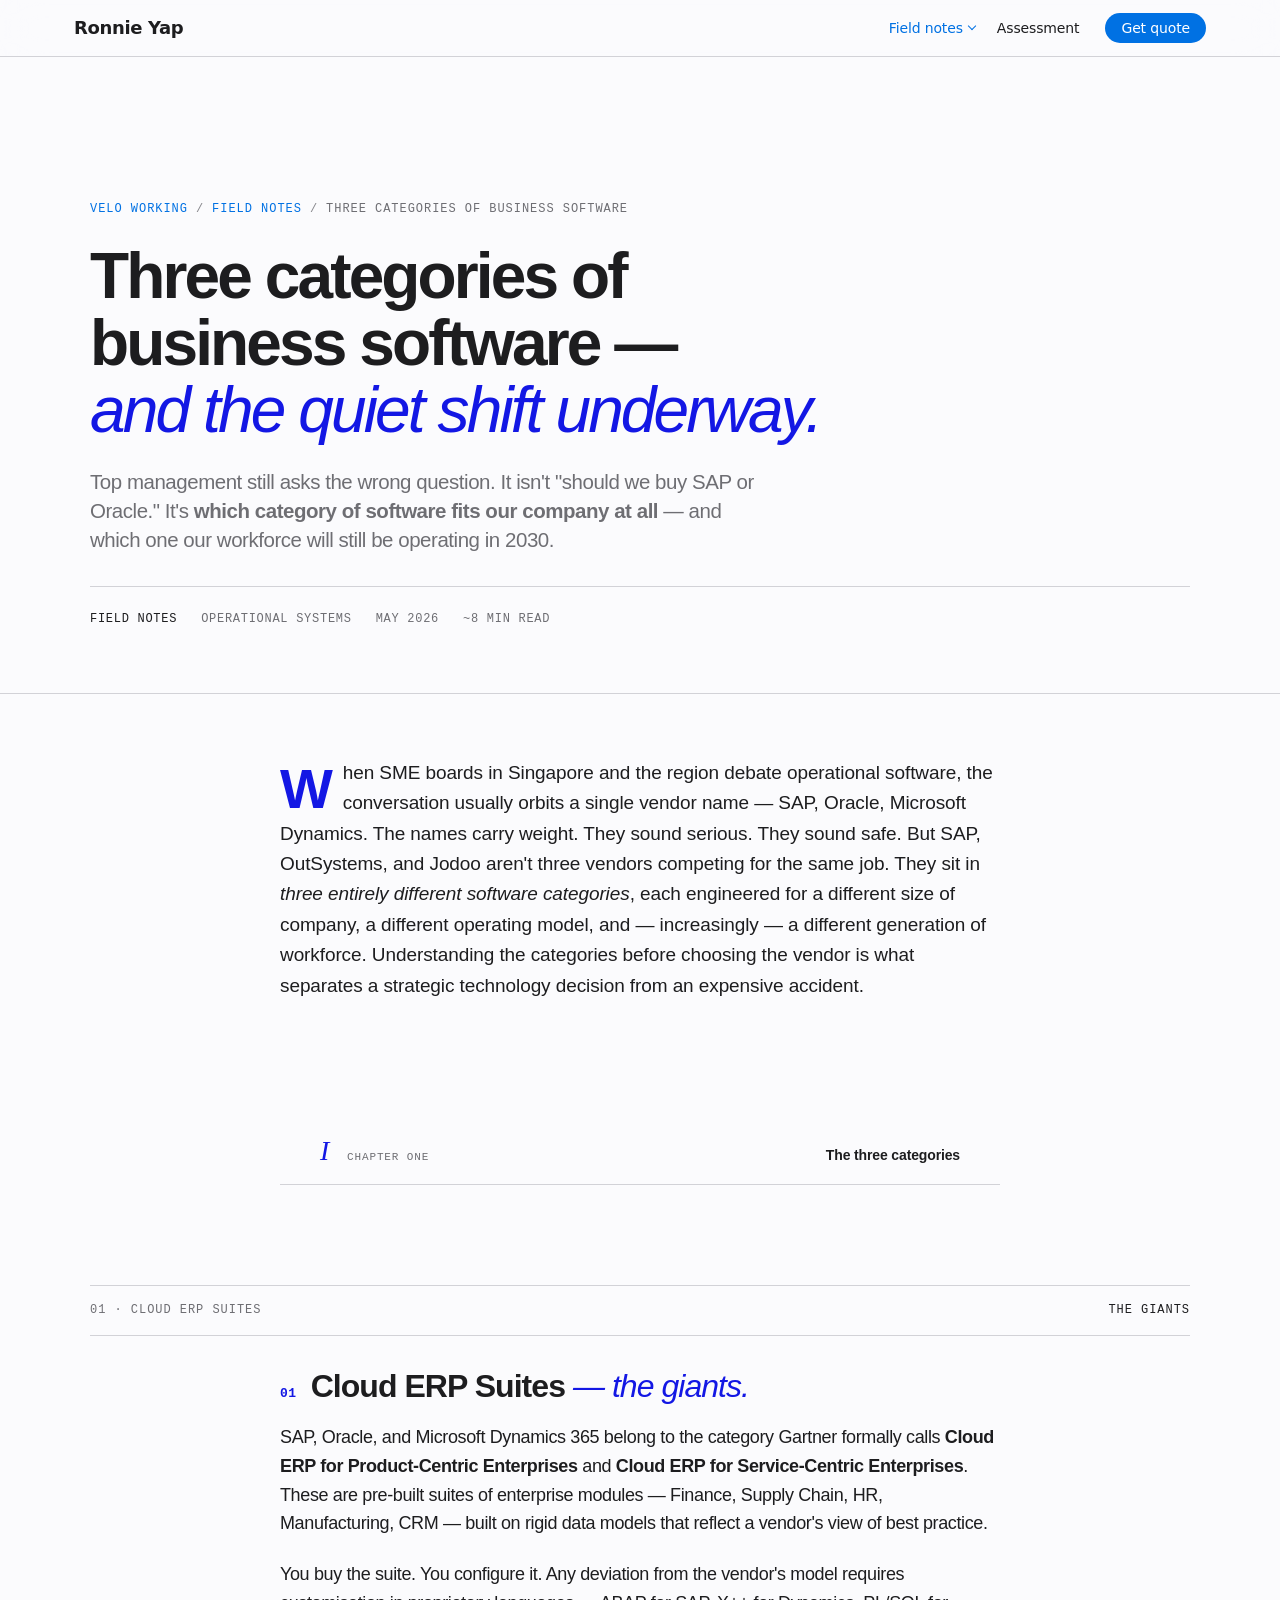
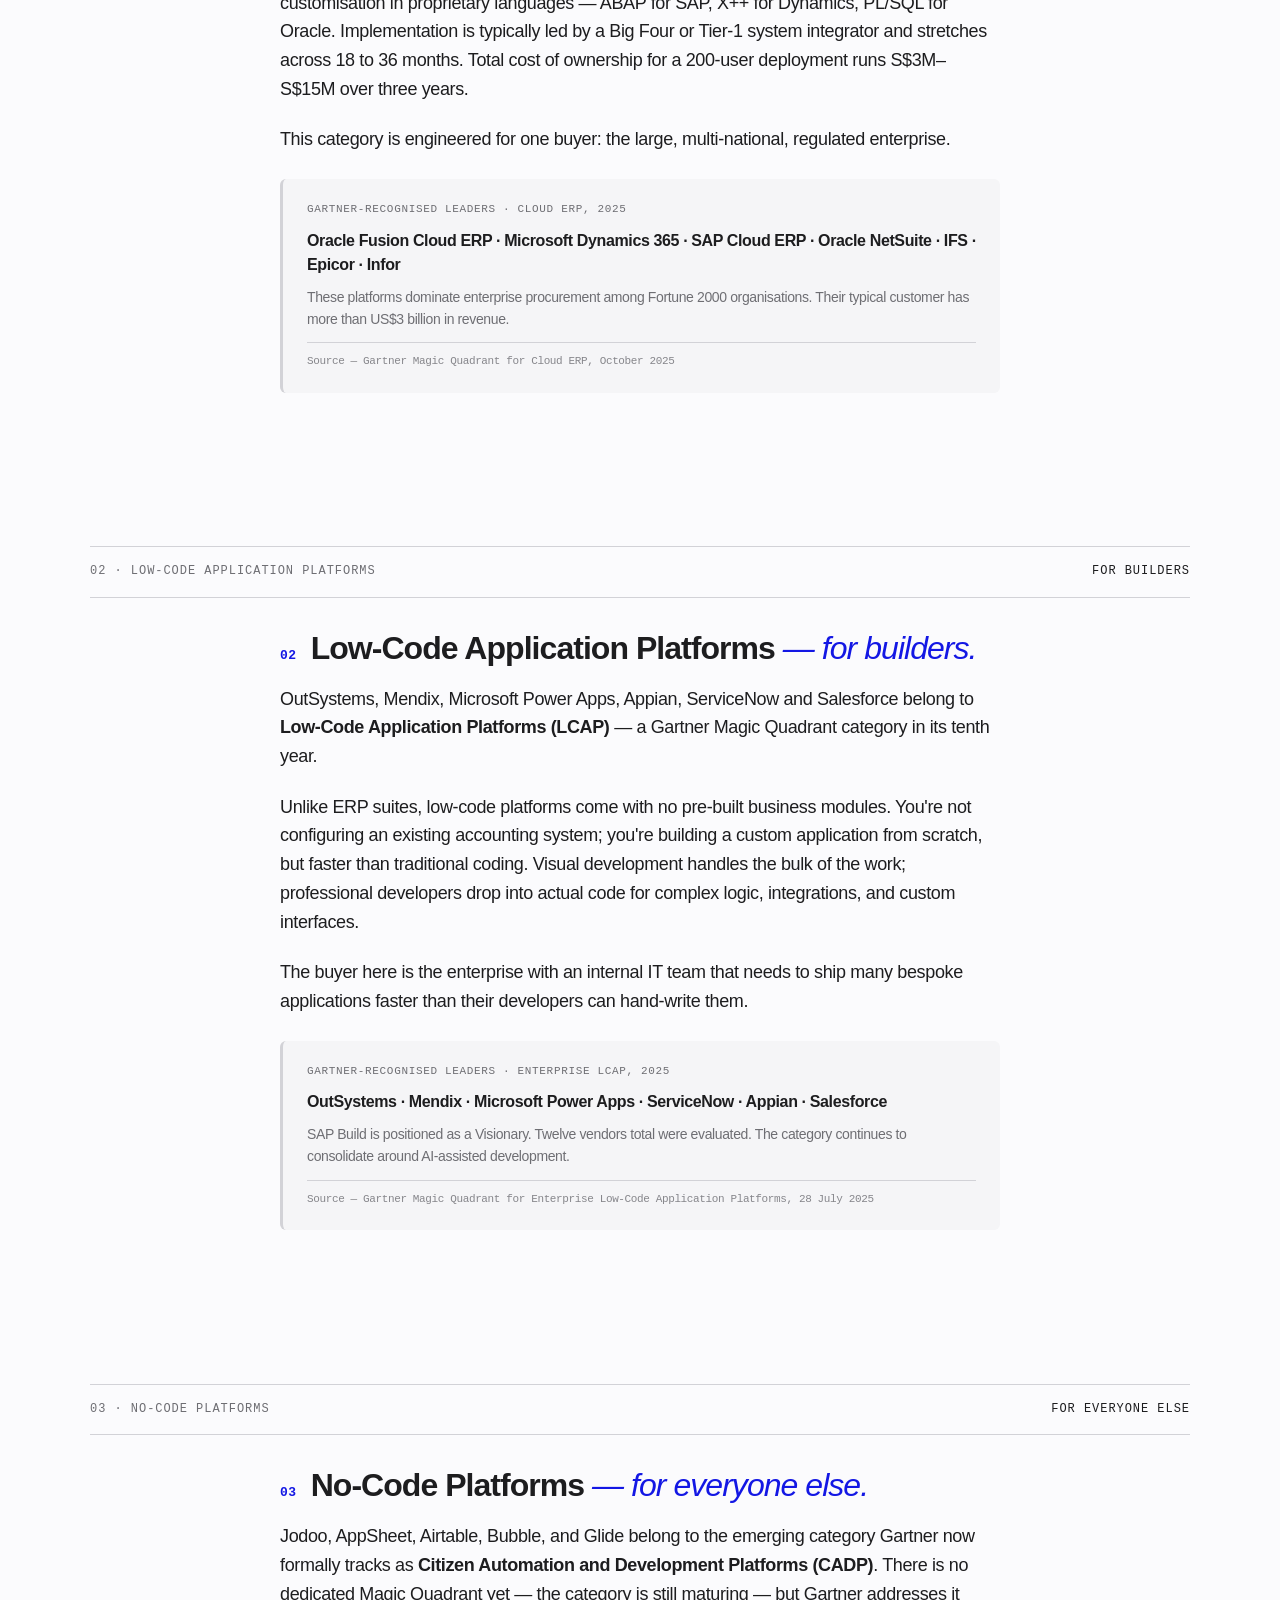
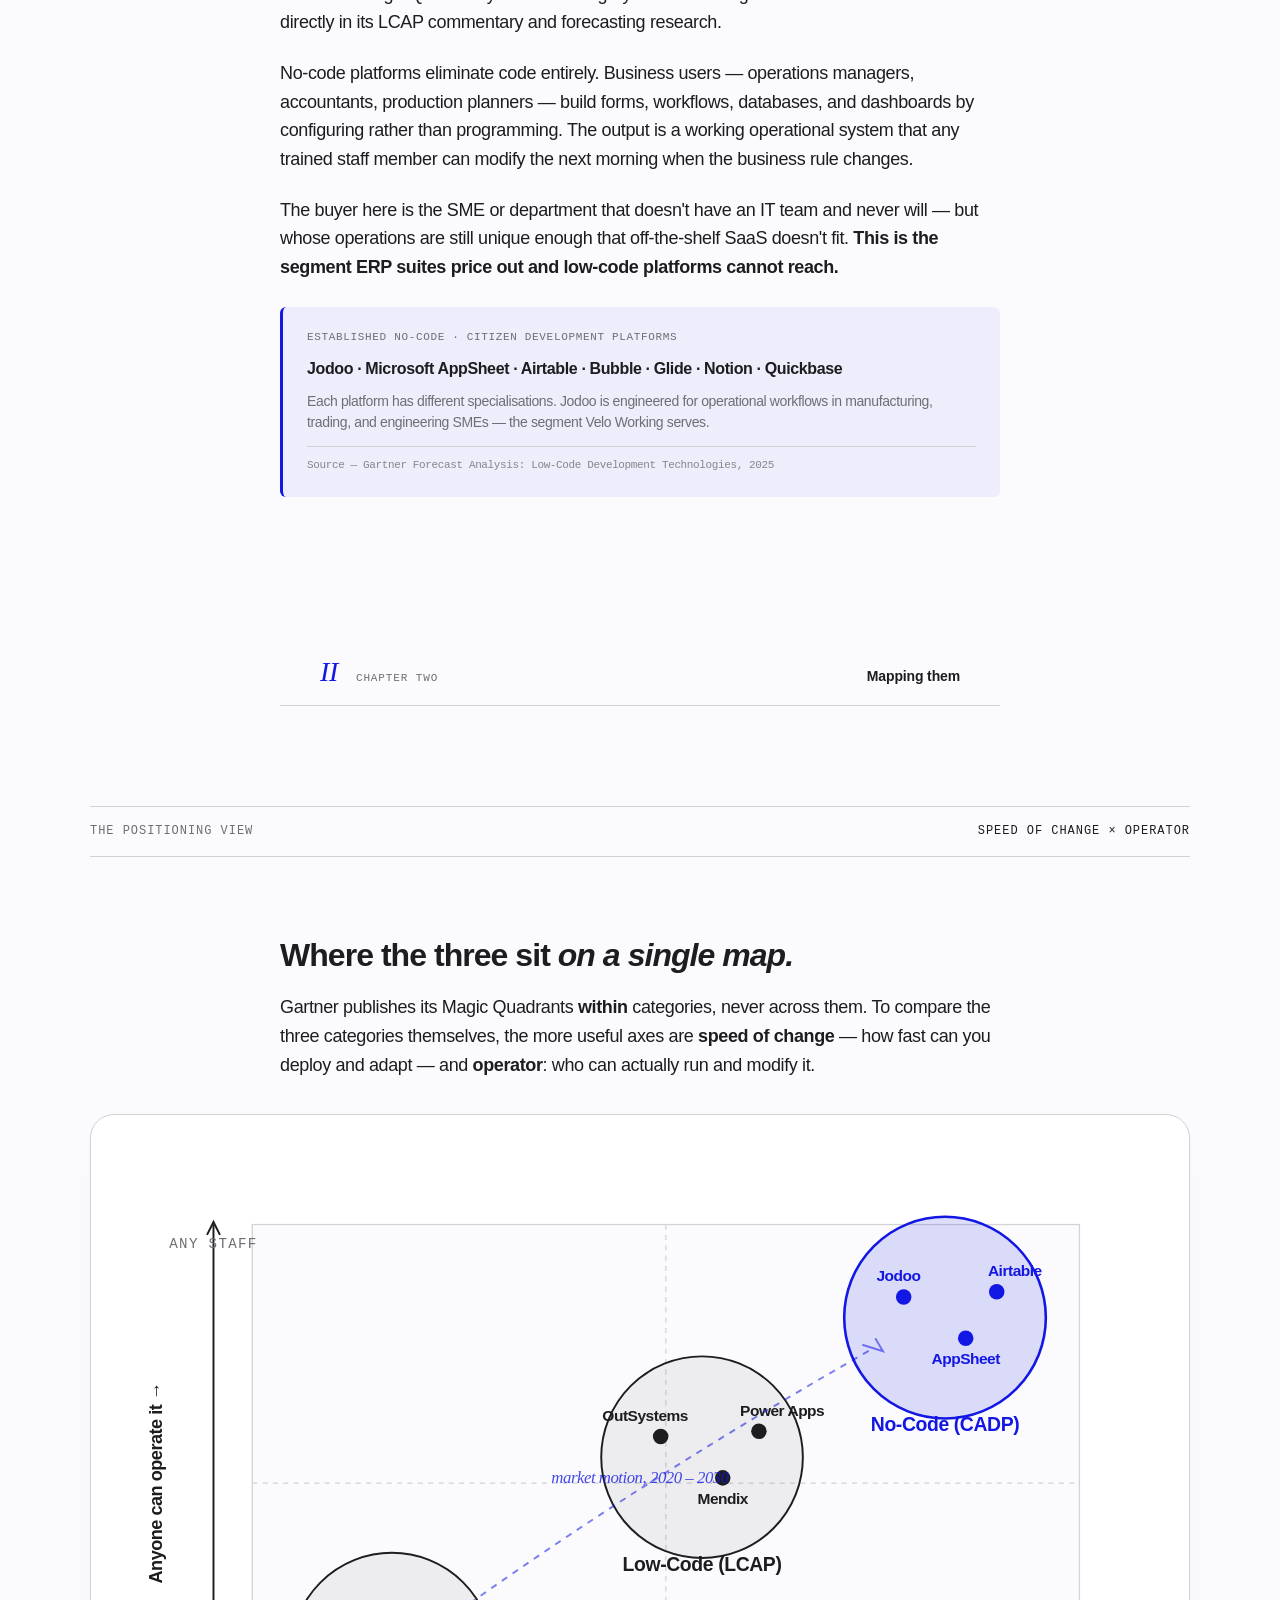
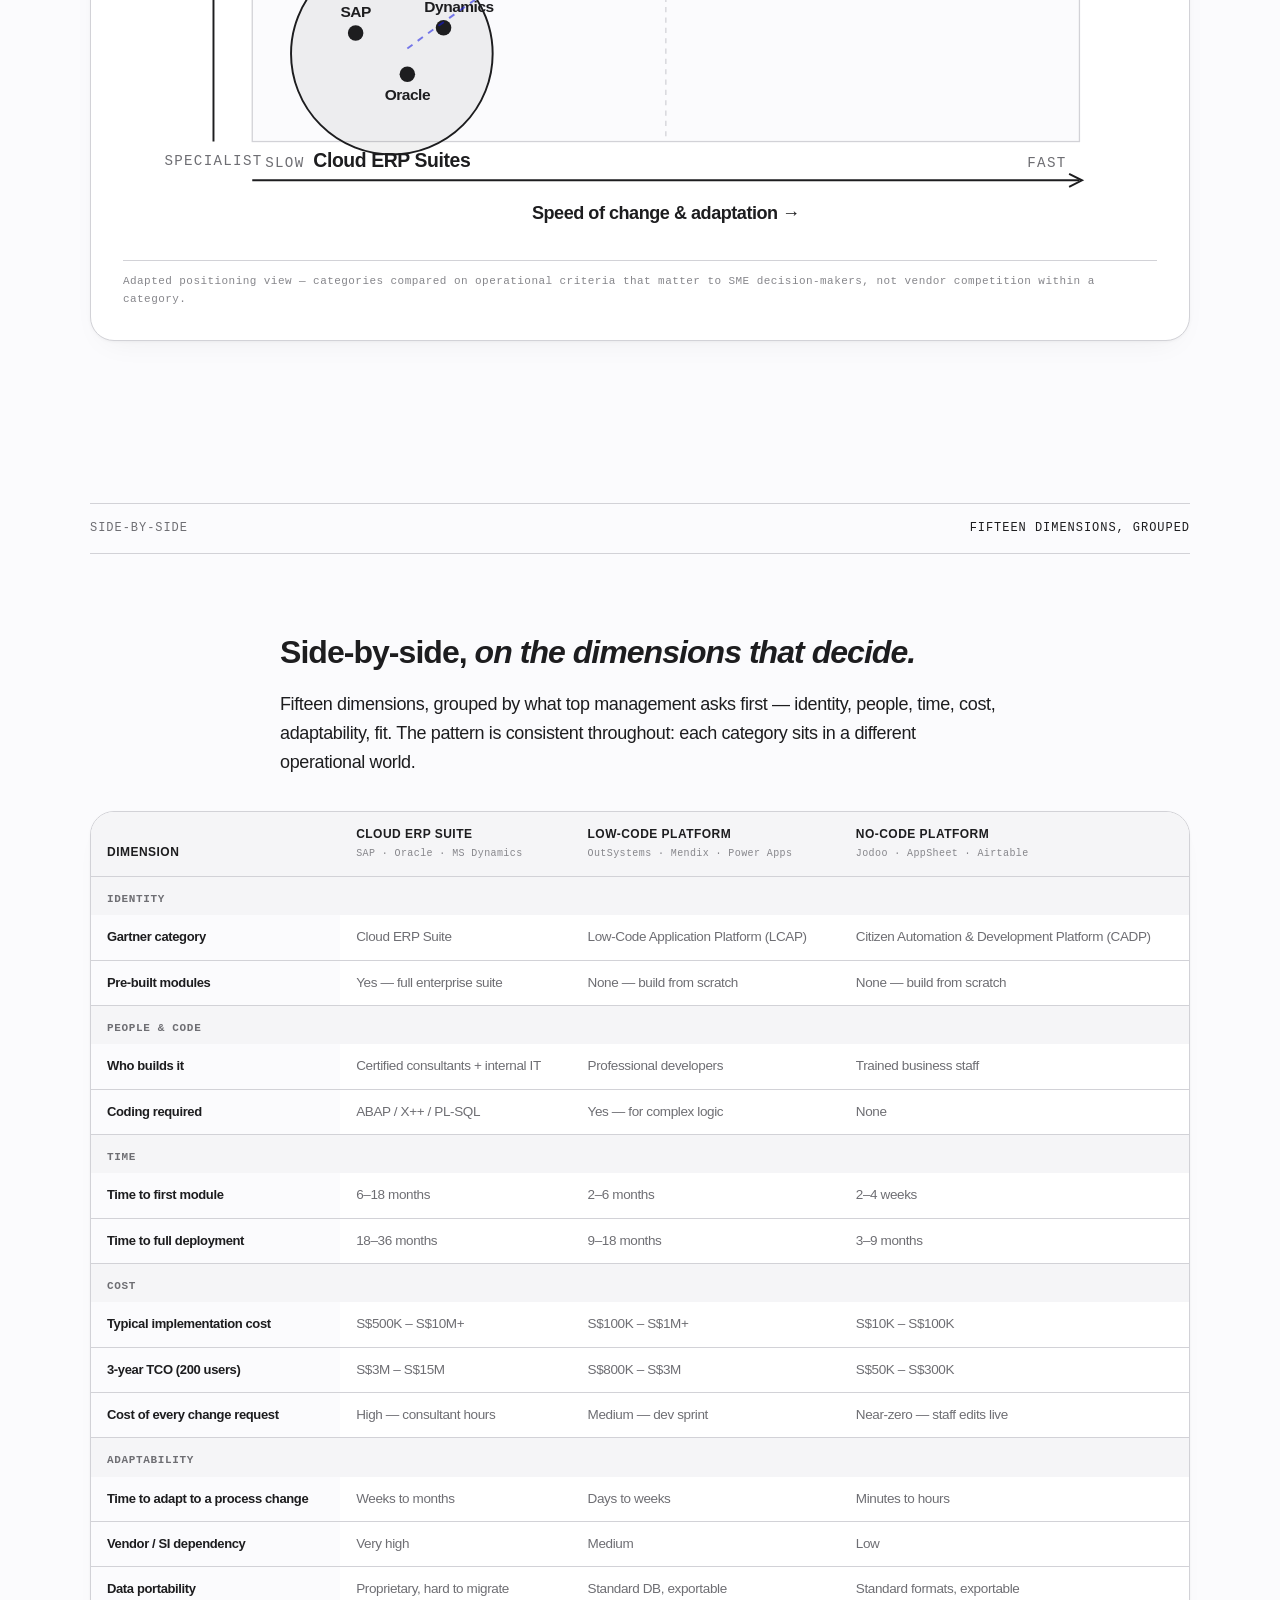
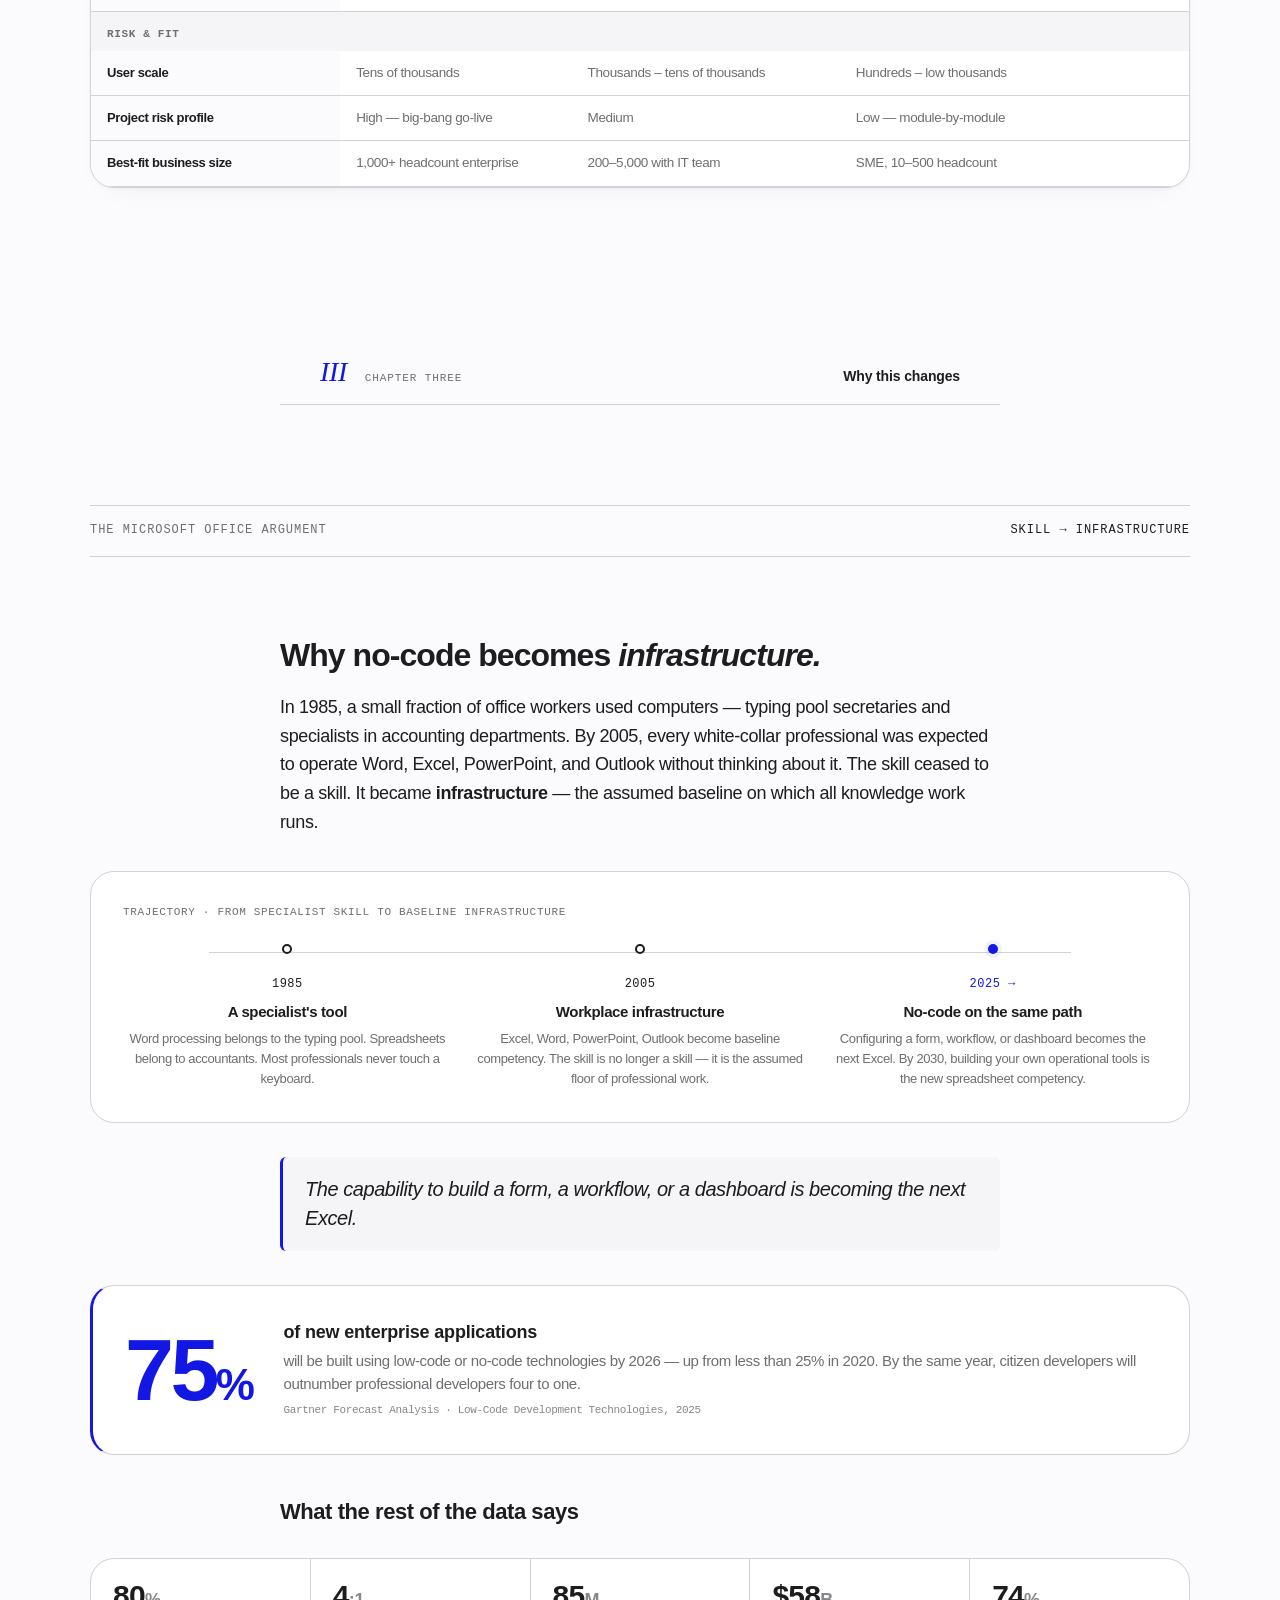
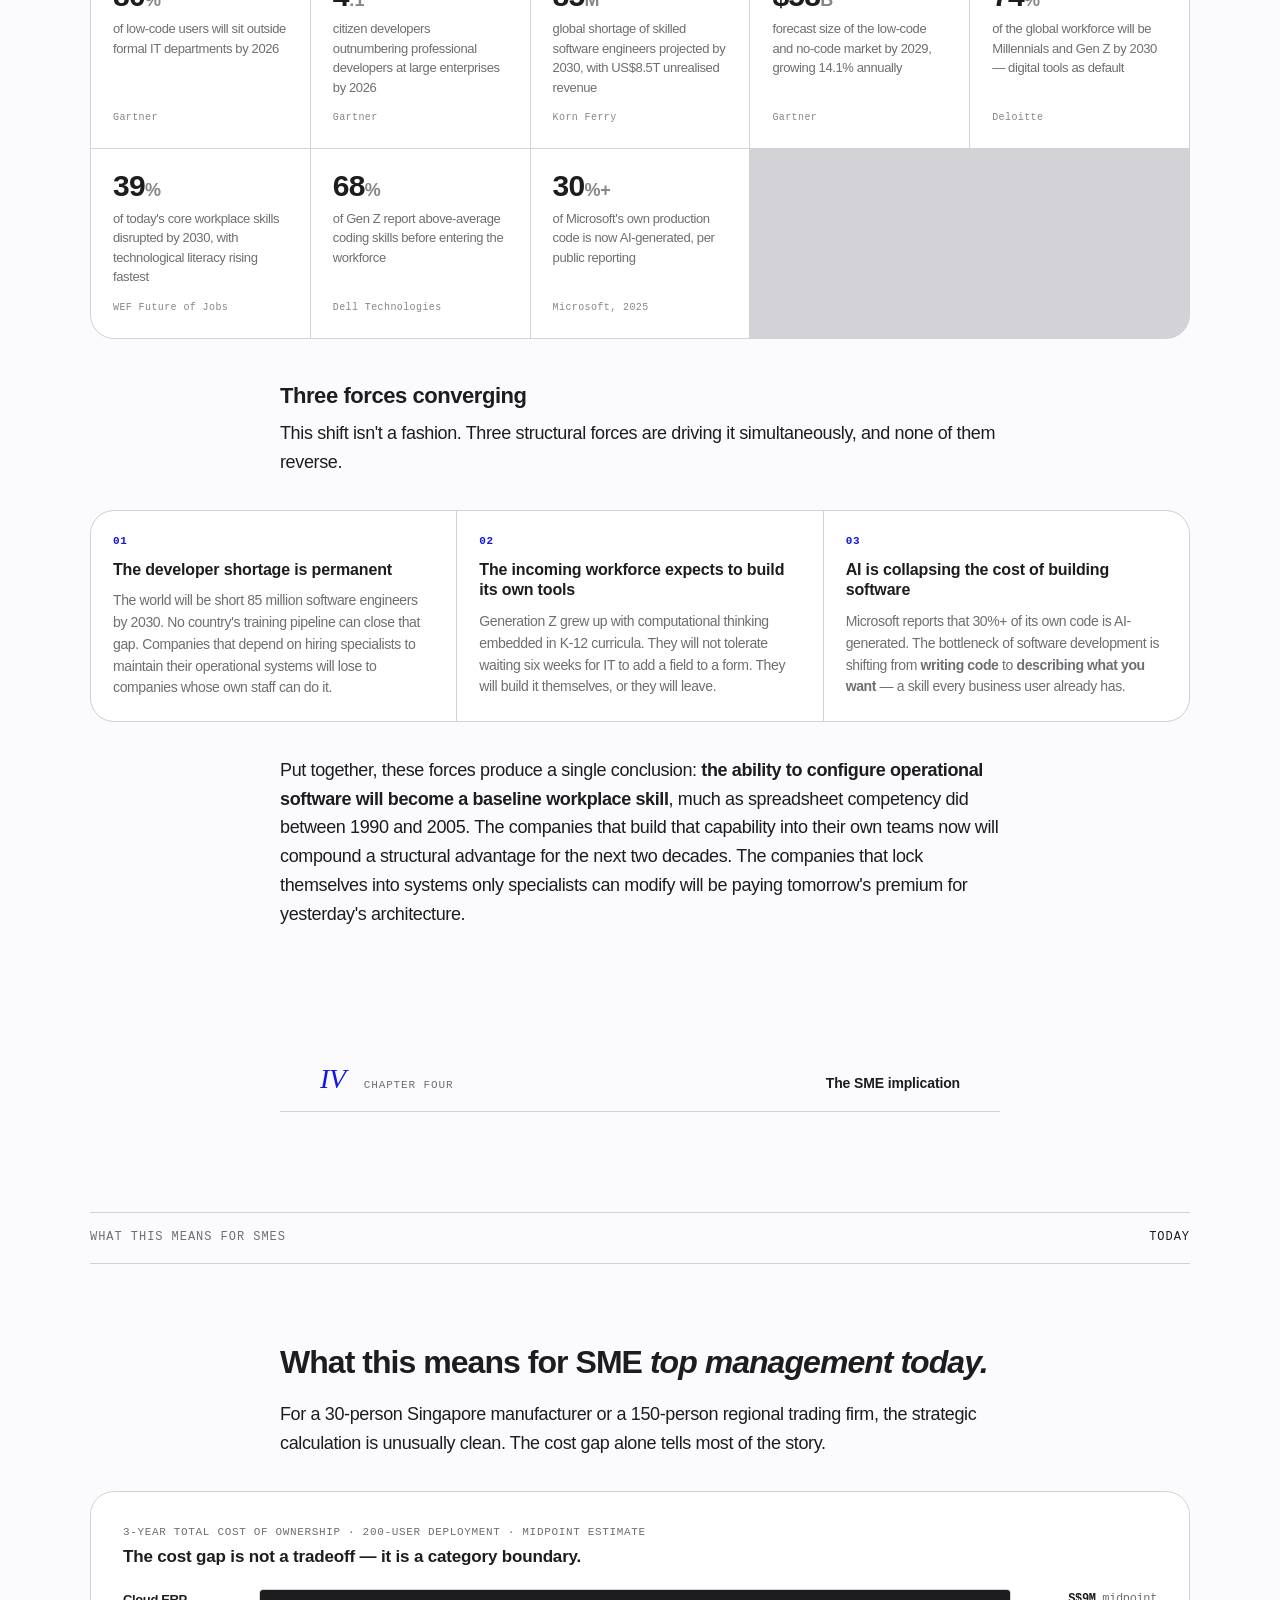
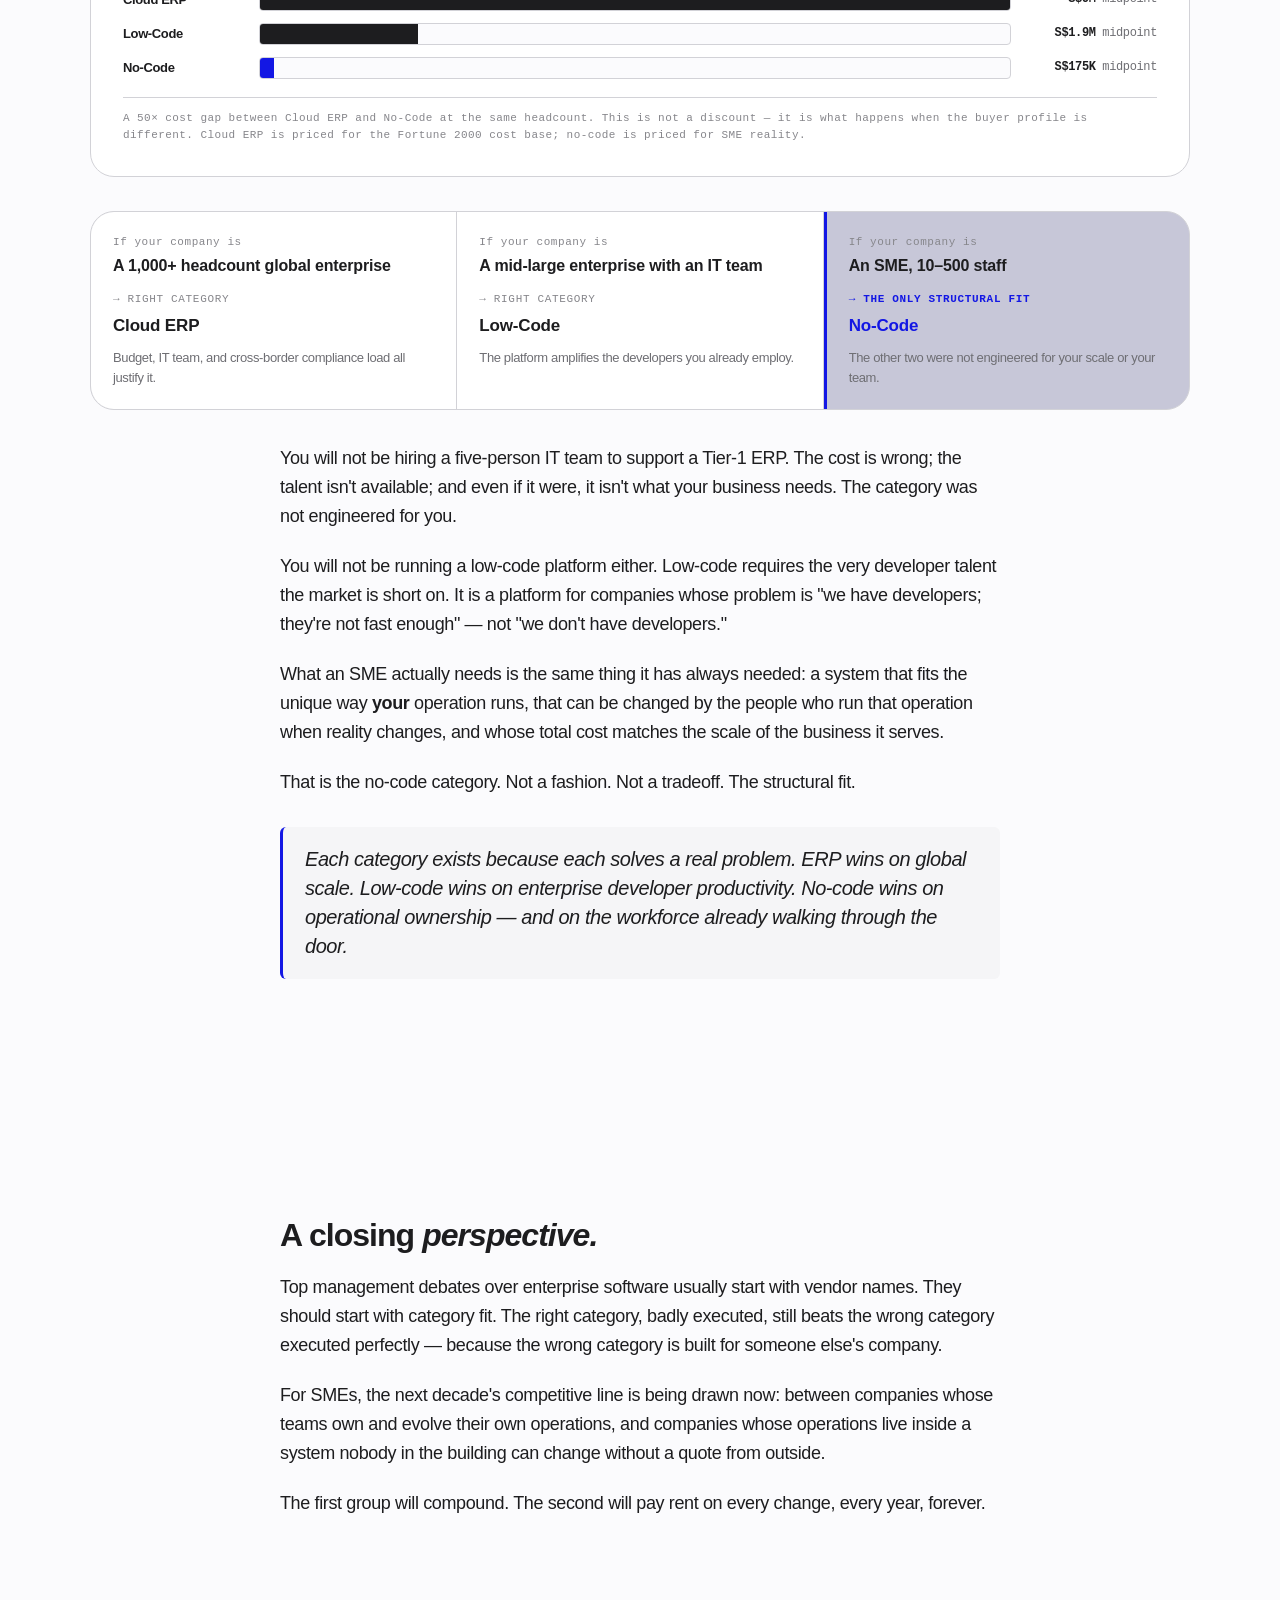
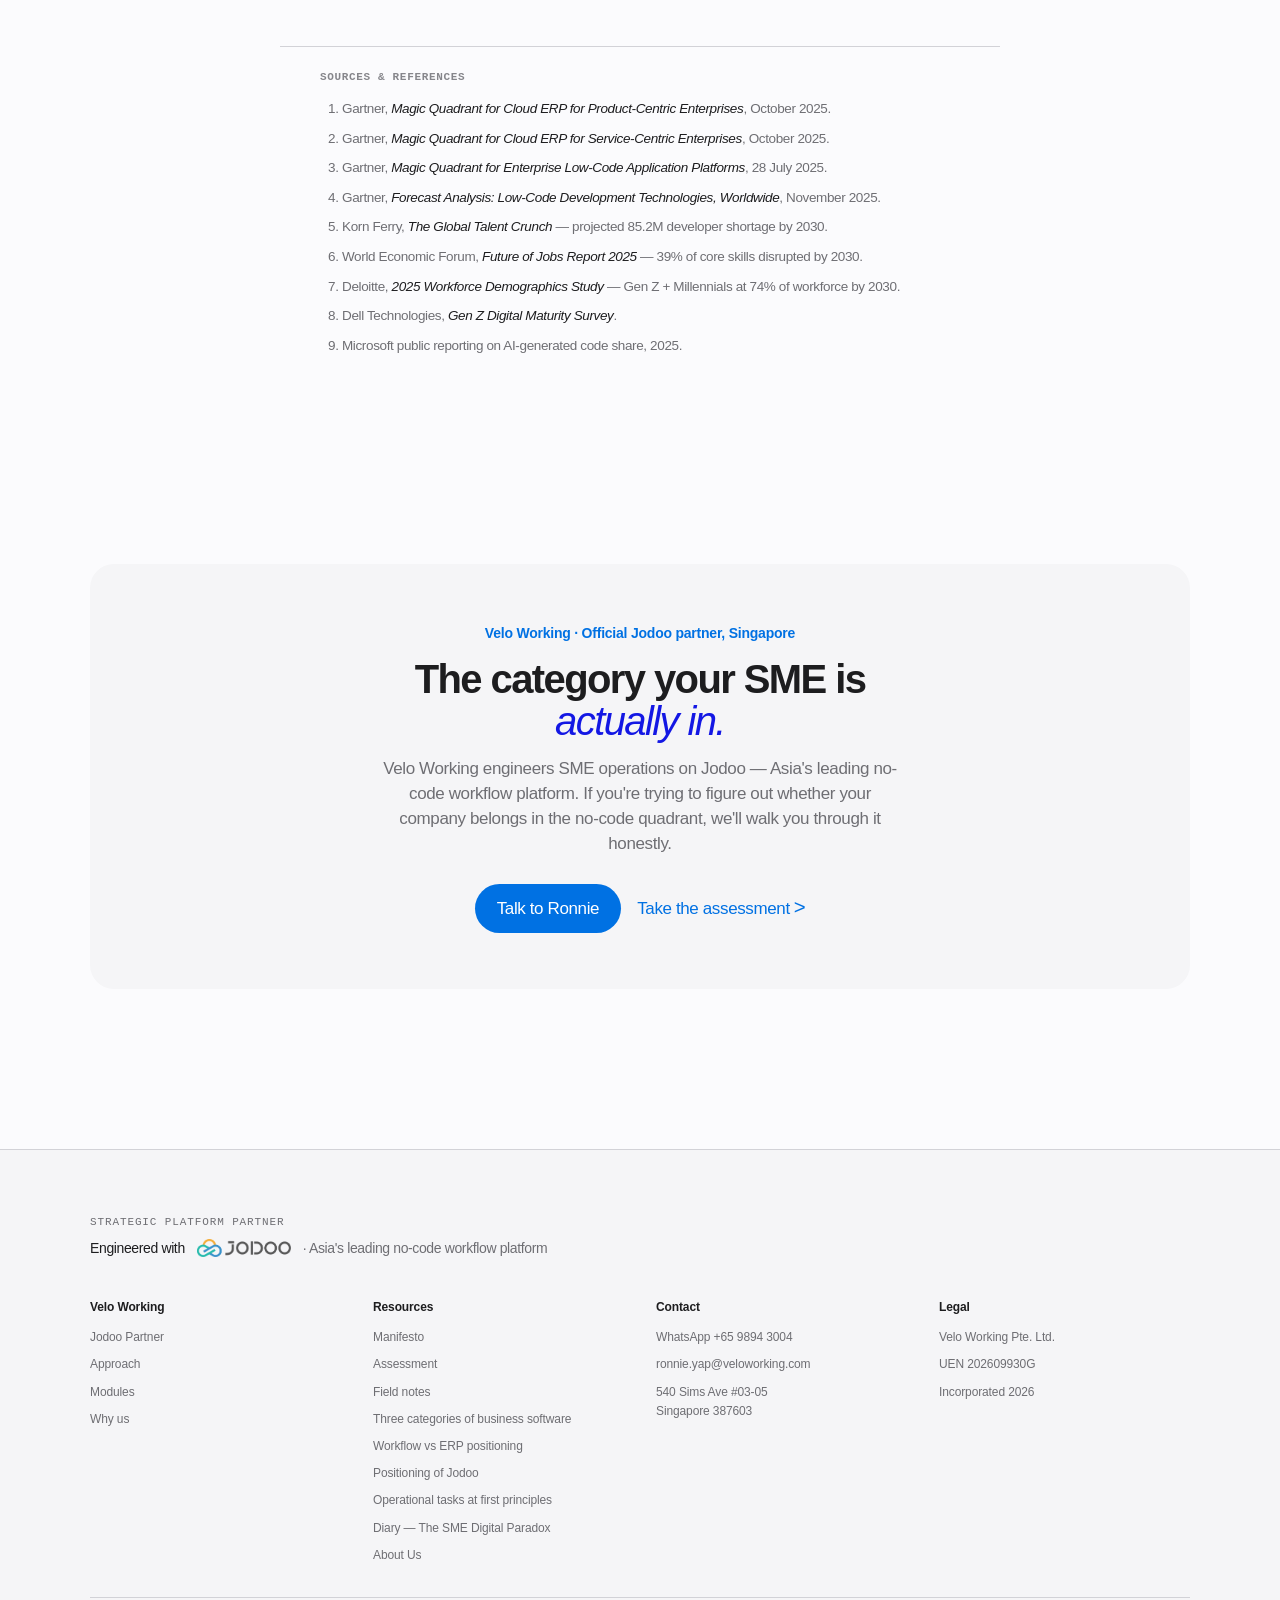
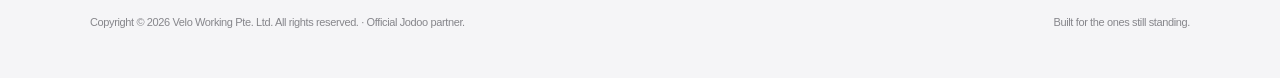
<file: blog/three-categories-of-business-software.html>
<!doctype html>
<html lang="en">
<head>
<meta charset="utf-8" />
<meta name="viewport" content="width=device-width, initial-scale=1, viewport-fit=cover" />
<title>Three categories of business software — and the quiet shift underway · Velo Working</title>

<!-- SEO -->
<meta name="description" content="Cloud ERP, Low-Code, No-Code — three entirely different categories engineered for three different kinds of company. A side-by-side map for SME top management." />
<meta name="author" content="Velo Working Pte. Ltd." />
<link rel="canonical" href="https://www.veloworking.com/blog/three-categories-of-business-software.html" />

<!-- Open Graph -->
<meta property="og:title" content="Three categories of business software — and the quiet shift underway" />
<meta property="og:description" content="SAP, OutSystems and Jodoo aren't three vendors competing for the same job. They sit in three entirely different categories — each engineered for a different size of company." />
<meta property="og:type" content="article" />
<meta property="og:url" content="https://www.veloworking.com/blog/three-categories-of-business-software.html" />
<meta property="og:site_name" content="Velo Working" />
<meta property="og:image" content="https://www.veloworking.com/asset/hero-screen.png">

<meta name="twitter:card" content="summary_large_image" />
<meta name="twitter:title" content="Three categories of business software — and the quiet shift underway" />
<meta name="twitter:description" content="Cloud ERP, Low-Code, No-Code — three categories, three buyers, one structural shift." />
<meta name="twitter:image" content="https://www.veloworking.com/asset/hero-screen.png">

<!-- Favicon -->
<link rel="icon" type="image/png" href="../asset/favicon-jodoo.png" />
<link rel="apple-touch-icon" href="../asset/favicon-jodoo.png" />

<style>
:root {
  --bg:        #fbfbfd;
  --surface:   #ffffff;
  --surface-2: #f5f5f7;
  --ink:       #1d1d1f;
  --ink-2:     #6e6e73;
  --ink-3:     #86868b;
  --rule:      #d2d2d7;
  --dark:      #0b0b0d;
  --link:      #0071e3;
  --link-hov:  #0077ed;
  --jodoo:     #1317E4;
  --jodoo-tint: rgba(19, 23, 228, 0.06);
  --jodoo-strong: rgba(19, 23, 228, 0.14);

  --r-tile:    24px;
  --r-pill:    980px;

  --f: -apple-system, BlinkMacSystemFont, "Segoe UI", Roboto, "Helvetica Neue", Arial, sans-serif;
  --f-mono: ui-monospace, SFMono-Regular, "SF Mono", Menlo, Consolas, monospace;

  --gut: clamp(20px, 4vw, 40px);
  --max: 1180px;
  --max-prose: 720px;
  --section-pad: clamp(64px, 8vw, 96px);
}

*, *::before, *::after { box-sizing: border-box; }
html { scroll-behavior: smooth; -webkit-font-smoothing: antialiased; -moz-osx-font-smoothing: grayscale; }
body {
  margin: 0;
  background: var(--bg);
  color: var(--ink);
  font-family: var(--f);
  font-size: 17px;
  line-height: 1.47059;
  font-weight: 400;
  letter-spacing: -0.022em;
}
img, svg { display: block; max-width: 100%; }
a { color: inherit; text-decoration: none; }
button { font: inherit; color: inherit; background: none; border: 0; cursor: pointer; }
p { margin: 0 0 1em; }
p:last-child { margin: 0; }

.wrap { max-width: var(--max); margin: 0 auto; padding-inline: var(--gut); }
.wrap--prose { max-width: var(--max-prose); margin: 0 auto; padding-inline: var(--gut); }

h1, h2, h3, h4 { margin: 0; font-weight: 600; letter-spacing: -0.04em; line-height: 1.05; color: var(--ink); }
h1 { font-size: clamp(36px, 5.6vw, 64px); font-weight: 600; letter-spacing: -0.045em; line-height: 1.05; }
h2 { font-size: clamp(28px, 3.6vw, 40px); }
h3 { font-size: clamp(20px, 2vw, 26px); letter-spacing: -0.03em; line-height: 1.15; }
h4 { font-size: 17px; letter-spacing: -0.022em; line-height: 1.2; font-weight: 600; }

.lead {
  font-size: clamp(19px, 1.6vw, 22px);
  line-height: 1.4;
  letter-spacing: -0.022em;
  color: var(--ink);
  font-weight: 400;
}

.btn {
  display: inline-flex; align-items: center; justify-content: center;
  padding: 12px 22px; border-radius: var(--r-pill);
  font-size: 17px; font-weight: 400; letter-spacing: -0.022em;
  white-space: nowrap;
  transition: background 200ms ease, color 200ms ease, transform 200ms ease, opacity 200ms ease;
}
.btn--primary { background: var(--link); color: #fff; }
.btn--primary:hover { background: var(--link-hov); }

.link {
  color: var(--link); font-size: 17px; font-weight: 400;
  display: inline-flex; align-items: center; gap: 4px;
}
.link:hover { text-decoration: underline; }
.link::after { content: '>'; font-size: 1.2em; line-height: 0; transform: translateY(-1px); }

.eyebrow {
  font-size: 14px; font-weight: 600; letter-spacing: -0.016em;
  color: var(--link); margin-bottom: 12px;
  display: inline-flex; align-items: center; gap: 8px;
}

/* NAV */
.nav {
  position: fixed; top: 0; left: 0; right: 0; z-index: 9999;
  height: 48px;
  background: rgba(251, 251, 253, 0.72);
  backdrop-filter: saturate(180%) blur(20px);
  -webkit-backdrop-filter: saturate(180%) blur(20px);
  border-bottom: 1px solid rgba(0, 0, 0, 0.06);
  font-size: 12px;
  letter-spacing: -0.01em;
}
.nav__inner {
  max-width: 1024px; margin: 0 auto; height: 100%;
  display: flex; align-items: center; justify-content: space-between;
  padding-inline: 22px; gap: 16px;
}
.nav__brand { color: var(--ink); display: inline-flex; align-items: center; flex-shrink: 0; height: 100%; }
.nav__brand-svg { height: 18px; width: auto; display: block; }
.nav__links {
  display: flex; align-items: center; gap: 0;
  list-style: none; padding: 0; margin: 0; height: 100%;
}
.nav__links > li { display: flex; align-items: center; height: 100%; position: relative; }
.nav__link--caret::after {
  content: ""; display: inline-block; margin-left: 6px;
  width: 6px; height: 6px;
  border-right: 1.4px solid currentColor;
  border-bottom: 1.4px solid currentColor;
  transform: translateY(-2px) rotate(45deg);
  transition: transform 150ms ease;
}
.nav__submenu {
  position: absolute; top: 44px; left: 4px;
  min-width: 240px;
  background: rgba(251, 251, 253, 0.96);
  backdrop-filter: saturate(180%) blur(20px);
  -webkit-backdrop-filter: saturate(180%) blur(20px);
  border: 1px solid var(--rule);
  border-radius: 12px;
  padding: 6px;
  list-style: none; margin: 0;
  box-shadow: 0 8px 24px rgba(0,0,0,0.08);
  opacity: 0; visibility: hidden; transform: translateY(-4px);
  transition: opacity 150ms ease, transform 150ms ease, visibility 150ms;
}
.nav__item--has-children:hover > .nav__submenu,
.nav__item--has-children:focus-within > .nav__submenu,
.nav__item--has-children.is-open > .nav__submenu {
  opacity: 1; visibility: visible; transform: none;
}
.nav__sublink {
  display: block;
  padding: 10px 12px;
  font-size: 13px;
  color: rgba(29, 29, 31, 0.85);
  border-radius: 8px;
  white-space: normal;
  line-height: 1.3;
}
.nav__sublink small {
  display: block;
  font-size: 11px;
  color: var(--ink-3);
  margin-top: 2px;
  letter-spacing: 0;
  font-family: var(--f-mono);
  text-transform: uppercase;
}
.nav__sublink:hover { background: rgba(0,0,0,0.04); color: var(--ink); }
.nav__sublink--all {
  border-top: 1px solid var(--rule);
  margin-top: 4px; padding-top: 12px;
  color: var(--link); font-weight: 500;
}
.nav__link {
  display: inline-flex; align-items: center; height: 28px; padding: 0 12px;
  color: rgba(29, 29, 31, 0.8);
  font-size: 12px; font-weight: 400; letter-spacing: -0.01em; white-space: nowrap;
  transition: color 150ms ease;
}
.nav__link:hover { color: var(--ink); }
.nav__link--accent { color: var(--link); font-weight: 500; }
.nav__link--accent:hover { color: var(--link-hov); }

.nav__toggle {
  display: none; width: 36px; height: 36px; border-radius: 50%;
  align-items: center; justify-content: center; color: var(--ink); flex-shrink: 0;
}
.nav__toggle svg { width: 18px; height: 18px; }

@media (max-width: 833px) {
  .nav__links { display: none; }
  .nav__toggle { display: inline-flex; }
  .nav.nav--open .nav__links {
    position: absolute; top: 48px; left: 0; right: 0;
    flex-direction: column; height: auto;
    background: rgba(251, 251, 253, 0.96);
    backdrop-filter: saturate(180%) blur(20px);
    -webkit-backdrop-filter: saturate(180%) blur(20px);
    border-bottom: 1px solid var(--rule);
    padding: 8px 22px 16px; display: flex;
  }
  .nav.nav--open .nav__links > li {
    height: auto; border-bottom: 1px solid var(--rule);
    flex-direction: column; align-items: stretch;
  }
  .nav.nav--open .nav__links > li:last-child { border-bottom: 0; }
  .nav.nav--open .nav__link {
    height: 44px; width: 100%; padding: 0; font-size: 15px;
    justify-content: space-between;
  }
  .nav__submenu {
    position: static; opacity: 1; visibility: visible; transform: none;
    background: none; border: 0; border-radius: 0; padding: 0 0 12px;
    box-shadow: none; min-width: 0;
    display: none;
  }
  .nav.nav--open .nav__item--has-children.is-open .nav__submenu { display: block; }
  .nav.nav--open .nav__sublink { padding: 10px 0 10px 14px; font-size: 14px; }
  .nav.nav--open .nav__item--has-children.is-open .nav__link--caret::after { transform: translateY(2px) rotate(-135deg); }
}

main { padding-top: 48px; }

/* HERO */
.hero {
  padding: clamp(48px, 8vw, 96px) 0 clamp(40px, 6vw, 64px);
  border-bottom: 1px solid var(--rule);
}
.hero__crumb {
  font-family: var(--f-mono);
  font-size: 12px; letter-spacing: 0.08em; text-transform: uppercase;
  color: var(--ink-2); margin-bottom: 24px;
  display: flex; align-items: center; gap: 8px;
}
.hero__crumb a { color: var(--link); }
.hero__crumb a:hover { color: var(--link-hov); }
.hero__crumb .sep { color: var(--ink-3); }
.hero__title { margin-bottom: 24px; max-width: 22ch; }
.hero__title em {
  font-style: italic; font-weight: 400;
  color: var(--jodoo);
}
.hero__lead { max-width: 60ch; color: var(--ink-2); margin-bottom: 32px; }
.hero__meta {
  display: flex; flex-wrap: wrap; gap: 12px 24px;
  font-family: var(--f-mono);
  font-size: 12px; letter-spacing: 0.06em; text-transform: uppercase;
  color: var(--ink-2);
  padding-top: 24px; border-top: 1px solid var(--rule);
  margin-top: 16px;
}
.hero__meta strong { color: var(--ink); font-weight: 500; }

/* SECTIONS */
.section { padding: var(--section-pad) 0; }
.section--tight { padding: clamp(48px, 6vw, 64px) 0; }

.section-strip {
  display: flex; flex-wrap: wrap; align-items: baseline; gap: 16px;
  padding: 16px 0;
  border-top: 1px solid var(--rule);
  border-bottom: 1px solid var(--rule);
  font-family: var(--f-mono);
  font-size: 12px; letter-spacing: 0.08em; text-transform: uppercase;
  color: var(--ink-2);
  margin-bottom: 32px;
}
.section-strip .label { flex: 1; min-width: 0; }
.section-strip .meta { color: var(--ink); }

/* PROSE */
.prose {
  max-width: var(--max-prose);
  margin: 0 auto;
  font-size: 18px; line-height: 1.6; color: var(--ink);
}
.prose p { margin: 0 0 1.2em; }
.prose p:last-child { margin: 0; }
.prose strong { font-weight: 600; }
.prose h2 {
  font-size: clamp(24px, 3vw, 32px);
  margin: 2.5em 0 0.6em;
  letter-spacing: -0.03em;
  line-height: 1.15;
}
.prose h3 {
  font-size: clamp(18px, 2vw, 22px);
  margin: 2em 0 0.5em;
  letter-spacing: -0.02em;
}
.prose ol, .prose ul { margin: 0.5em 0 1.2em; padding-left: 1.4em; }
.prose li { margin-bottom: 0.5em; line-height: 1.55; }
.prose li strong { color: var(--ink); }

/* PULL QUOTE */
.pull {
  font-style: italic; font-size: clamp(17px, 1.6vw, 20px);
  line-height: 1.45; letter-spacing: -0.022em;
  color: var(--ink);
  padding: 18px 22px;
  background: var(--surface-2);
  border-left: 3px solid var(--jodoo);
  border-radius: 6px;
  margin: 1.5em 0;
}

/* LEDE DROP CAP */
.lede { font-size: 19px; line-height: 1.6; font-weight: 500; letter-spacing: -0.005em; }
.lede::first-letter {
  font-size: 56px; font-weight: 700; float: left; line-height: 0.9;
  margin: 6px 10px 0 0; color: var(--jodoo);
}
@media (max-width: 833px) { .lede::first-letter { font-size: 44px; } }

/* CHAPTER MARKERS */
.chapter {
  max-width: var(--max-prose);
  margin: clamp(48px, 6vw, 72px) auto clamp(24px, 3vw, 36px);
  padding-inline: var(--gut);
  padding-bottom: 18px;
  border-bottom: 1px solid var(--rule);
  display: flex;
  align-items: baseline;
  gap: 18px;
}
.chapter__roman {
  font-family: Georgia, "Times New Roman", serif;
  font-style: italic;
  font-size: 28px;
  color: var(--jodoo);
  line-height: 1;
}
.chapter__label {
  font-family: var(--f-mono);
  font-size: 11px; letter-spacing: 0.08em; text-transform: uppercase;
  color: var(--ink-2); flex: 1;
}
.chapter__title {
  font-size: 14px; font-weight: 600; color: var(--ink);
  text-align: right; letter-spacing: -0.01em;
}

/* CATEGORY MARKER */
.cat-marker {
  display: flex; align-items: baseline; gap: 14px;
  margin-bottom: 1em;
}
.cat-marker__num {
  font-family: var(--f-mono);
  font-size: 13px; font-weight: 600; color: var(--jodoo);
  letter-spacing: 0.04em;
}
.cat-marker h2 { margin: 0; }
.cat-marker h2 em {
  font-style: italic; font-weight: 400; color: var(--jodoo);
}

/* LEADERS CARD */
.leaders {
  background: var(--surface-2);
  padding: 22px 24px;
  margin: 1.4em 0;
  border-left: 3px solid var(--rule);
  border-radius: 6px;
}
.leaders.is-focus {
  border-left-color: var(--jodoo);
  background: var(--jodoo-tint);
}
.leaders__label {
  font-family: var(--f-mono);
  font-size: 11px; letter-spacing: 0.06em; text-transform: uppercase;
  color: var(--ink-2); margin-bottom: 10px;
}
.leaders__list {
  font-size: 16px; line-height: 1.5; font-weight: 600;
  color: var(--ink); margin-bottom: 10px;
}
.leaders__note {
  font-size: 14px; line-height: 1.55; color: var(--ink-2);
}
.leaders__src {
  font-family: var(--f-mono);
  font-size: 11px; color: var(--ink-3);
  margin-top: 12px; padding-top: 10px;
  border-top: 1px solid var(--rule);
}

/* MATRIX FIGURE */
.matrix-frame {
  background: var(--surface);
  border: 1px solid var(--rule);
  border-radius: var(--r-tile);
  padding: 32px;
  box-shadow: 0 1px 3px rgba(0,0,0,0.04), 0 12px 32px -16px rgba(0,0,0,0.08);
  margin: 2em 0;
}
.matrix-frame svg { width: 100%; height: auto; }
.matrix-caption {
  font-family: var(--f-mono);
  font-size: 11px; letter-spacing: 0.04em;
  color: var(--ink-3);
  margin-top: 16px; padding-top: 12px;
  border-top: 1px solid var(--rule);
  line-height: 1.55;
}

/* COMPARISON TABLE */
.table-scroll {
  overflow-x: auto;
  background: var(--surface);
  border: 1px solid var(--rule);
  border-radius: var(--r-tile);
  box-shadow: 0 1px 3px rgba(0,0,0,0.04), 0 12px 32px -16px rgba(0,0,0,0.06);
  margin: 2em 0;
}
table.compare {
  width: 100%; border-collapse: collapse;
  font-size: 13.5px; font-variant-numeric: tabular-nums;
  min-width: 720px;
}
table.compare thead th {
  background: var(--surface-2); text-align: left;
  padding: 14px 16px; font-weight: 700; font-size: 12px;
  color: var(--ink); text-transform: uppercase; letter-spacing: 0.04em;
  border-bottom: 1.5px solid var(--rule); white-space: nowrap;
  vertical-align: bottom;
}
table.compare thead th .sub {
  display: block;
  font-family: var(--f-mono);
  font-size: 10px; font-weight: 400;
  letter-spacing: 0.04em; text-transform: none;
  color: var(--ink-3);
  margin-top: 4px;
}
table.compare tbody td {
  padding: 12px 16px; border-bottom: 1px solid var(--rule);
  vertical-align: top; line-height: 1.5; color: var(--ink-2);
}
table.compare tbody th {
  padding: 12px 16px; border-bottom: 1px solid var(--rule);
  vertical-align: top; line-height: 1.5; text-align: left;
  font-weight: 600; color: var(--ink); background: var(--bg);
  min-width: 180px; font-size: 13px;
}
table.compare tbody tr.group-row td {
  background: var(--surface-2);
  padding: 14px 16px 8px;
  border-bottom: none;
  font-family: var(--f-mono);
  font-size: 11px; letter-spacing: 0.06em; text-transform: uppercase;
  color: var(--ink-2); font-weight: 600;
}
table.compare tbody tr:not(.group-row):hover td { background: var(--surface-2); }
table.compare tbody tr:not(.group-row):hover th { background: #f0f0f2; }

/* TIMELINE */
.timeline {
  background: var(--surface);
  border: 1px solid var(--rule);
  border-radius: var(--r-tile);
  padding: 32px;
  margin: 2em 0;
}
.timeline__label {
  font-family: var(--f-mono);
  font-size: 11px; letter-spacing: 0.06em; text-transform: uppercase;
  color: var(--ink-2); margin-bottom: 24px;
}
.timeline__track {
  position: relative;
  display: grid; grid-template-columns: repeat(3, 1fr); gap: 24px;
  padding-top: 32px;
}
.timeline__track::before {
  content: ""; position: absolute;
  top: 8px; left: 8.33%; right: 8.33%;
  height: 1px; background: var(--rule);
}
.t-dot { position: relative; text-align: center; }
.t-dot::before {
  content: ""; position: absolute;
  top: -32px; left: calc(50% - 5px);
  width: 10px; height: 10px; border-radius: 50%;
  background: var(--bg); border: 2px solid var(--ink);
}
.t-dot.is-future::before {
  background: var(--jodoo); border-color: var(--jodoo);
  box-shadow: 0 0 0 4px var(--jodoo-tint);
}
.t-dot__year {
  font-family: var(--f-mono);
  font-size: 12px; font-weight: 500;
  color: var(--ink); letter-spacing: 0.04em; margin-bottom: 8px;
}
.t-dot.is-future .t-dot__year { color: var(--jodoo); }
.t-dot__state {
  font-size: 15px; font-weight: 700;
  color: var(--ink); margin-bottom: 8px; line-height: 1.3;
}
.t-dot__skill {
  font-size: 13px; line-height: 1.55; color: var(--ink-2);
}
@media (max-width: 640px) {
  .timeline__track { grid-template-columns: 1fr; padding-top: 0; gap: 24px; }
  .timeline__track::before { display: none; }
  .t-dot { text-align: left; padding-left: 24px; }
  .t-dot::before { top: 6px; left: 0; }
}

/* STAT HERO + GRID */
.stat-hero {
  background: var(--surface);
  border: 1px solid var(--rule);
  border-left: 3px solid var(--jodoo);
  border-radius: var(--r-tile);
  padding: 36px 32px;
  margin: 2em 0;
  display: grid;
  grid-template-columns: auto 1fr;
  gap: 32px; align-items: center;
}
.stat-hero__num {
  font-size: clamp(56px, 8vw, 88px);
  font-weight: 700;
  line-height: 0.95;
  letter-spacing: -0.04em;
  color: var(--jodoo);
}
.stat-hero__num .unit { font-size: 0.5em; }
.stat-hero__copy h4 {
  font-size: 18px; font-weight: 600;
  color: var(--ink); margin: 0 0 6px;
  letter-spacing: -0.01em;
}
.stat-hero__copy p {
  font-size: 15px; line-height: 1.55; color: var(--ink-2);
  margin: 0;
}
.stat-hero__src {
  font-family: var(--f-mono);
  font-size: 11px; color: var(--ink-3); margin-top: 6px;
}
@media (max-width: 640px) {
  .stat-hero { grid-template-columns: 1fr; gap: 16px; padding: 28px 24px; }
}

.stats {
  display: grid;
  grid-template-columns: repeat(auto-fit, minmax(200px, 1fr));
  gap: 1px;
  background: var(--rule);
  border: 1px solid var(--rule);
  border-radius: var(--r-tile);
  overflow: hidden;
  margin: 2em 0;
}
.stat {
  background: var(--surface);
  padding: 22px;
  display: flex; flex-direction: column; gap: 8px;
}
.stat__num {
  font-size: 30px; font-weight: 700; line-height: 1;
  letter-spacing: -0.025em; color: var(--ink);
}
.stat__num .unit {
  font-size: 18px; color: var(--ink-3); letter-spacing: -0.015em;
}
.stat__desc {
  font-size: 13px; line-height: 1.5; color: var(--ink-2);
}
.stat__src {
  font-family: var(--f-mono);
  font-size: 10px; letter-spacing: 0.04em; color: var(--ink-3);
  margin-top: auto; padding-top: 6px;
}

/* FORCES */
.forces {
  display: grid; grid-template-columns: repeat(3, 1fr); gap: 1px;
  background: var(--rule);
  border: 1px solid var(--rule);
  border-radius: var(--r-tile);
  overflow: hidden;
  margin: 2em 0;
}
@media (max-width: 833px) { .forces { grid-template-columns: 1fr; } }
.force {
  background: var(--surface);
  padding: 22px;
  display: flex; flex-direction: column; gap: 10px;
}
.force__num {
  font-family: var(--f-mono);
  font-size: 11px; font-weight: 600;
  letter-spacing: 0.06em; color: var(--jodoo);
}
.force h4 {
  font-size: 16px; font-weight: 700;
  color: var(--ink); margin: 0; line-height: 1.3;
  letter-spacing: -0.01em;
}
.force p {
  font-size: 14px; line-height: 1.55;
  color: var(--ink-2); margin: 0;
}

/* COST FRAME */
.cost-frame {
  background: var(--surface);
  border: 1px solid var(--rule);
  border-radius: var(--r-tile);
  padding: 32px;
  margin: 2em 0;
}
.cost-frame__label {
  font-family: var(--f-mono);
  font-size: 11px; letter-spacing: 0.06em; text-transform: uppercase;
  color: var(--ink-2); margin-bottom: 6px;
}
.cost-frame h4 {
  font-size: 17px; font-weight: 600;
  margin-bottom: 22px; letter-spacing: -0.01em;
}
.cost-row {
  display: grid; grid-template-columns: 120px 1fr 130px;
  gap: 16px; align-items: center;
  margin-bottom: 12px; font-size: 13px;
}
.cost-row:last-of-type { margin-bottom: 0; }
.cost-row__name { font-weight: 600; color: var(--ink); }
.cost-row__bar-wrap {
  height: 22px; background: var(--bg);
  border: 1px solid var(--rule); border-radius: 4px;
  overflow: hidden;
}
.cost-row__bar { height: 100%; background: var(--ink); }
.cost-row__bar.is-focus { background: var(--jodoo); }
.cost-row__amount {
  font-family: var(--f-mono);
  font-size: 12px; color: var(--ink-2); text-align: right;
}
.cost-row__amount strong { color: var(--ink); }
.cost-note {
  font-family: var(--f-mono);
  font-size: 11px; letter-spacing: 0.04em;
  color: var(--ink-3); line-height: 1.55;
  margin-top: 18px; padding-top: 12px;
  border-top: 1px solid var(--rule);
}
@media (max-width: 640px) {
  .cost-row { grid-template-columns: 1fr; gap: 6px; }
  .cost-row__amount { text-align: left; }
}

/* DECISION PANEL */
.decision {
  display: grid; grid-template-columns: repeat(3, 1fr); gap: 1px;
  background: var(--rule);
  border: 1px solid var(--rule);
  border-radius: var(--r-tile);
  overflow: hidden;
  margin: 2em 0;
}
@media (max-width: 833px) { .decision { grid-template-columns: 1fr; } }
.decision__cell {
  background: var(--surface);
  padding: 22px;
  display: flex; flex-direction: column; gap: 6px;
}
.decision__when {
  font-family: var(--f-mono);
  font-size: 11px; letter-spacing: 0.05em; color: var(--ink-3);
}
.decision__who {
  font-size: 16px; font-weight: 700;
  color: var(--ink); line-height: 1.3;
  letter-spacing: -0.01em;
}
.decision__choice {
  font-family: var(--f-mono);
  font-size: 11px; letter-spacing: 0.06em; text-transform: uppercase;
  color: var(--ink-3); margin-top: 8px;
}
.decision__verdict {
  font-size: 17px; font-weight: 600; color: var(--ink);
  letter-spacing: -0.01em;
}
.decision__why {
  font-size: 13px; line-height: 1.5; color: var(--ink-2);
  margin-top: 4px;
}
.decision__cell.is-fit {
  background: var(--jodoo-tint);
  border-left: 3px solid var(--jodoo);
}
.decision__cell.is-fit .decision__verdict { color: var(--jodoo); }
.decision__cell.is-fit .decision__choice {
  color: var(--jodoo); font-weight: 600;
}

/* REFERENCES */
.refs {
  max-width: var(--max-prose); margin: 0 auto;
  padding: 24px var(--gut) 0;
  border-top: 1px solid var(--rule);
  font-size: 13.5px; line-height: 1.6; color: var(--ink-2);
}
.refs h4 {
  font-family: var(--f-mono);
  font-size: 11px; letter-spacing: 0.06em; text-transform: uppercase;
  color: var(--ink-3); font-weight: 600;
  margin-bottom: 14px;
}
.refs ol { padding-left: 22px; margin: 0; }
.refs li { margin-bottom: 8px; }
.refs em { font-style: italic; color: var(--ink); }

/* CLOSING CTA */
.closing {
  background: var(--surface-2);
  border-radius: var(--r-tile);
  padding: clamp(36px, 5vw, 56px);
  text-align: center;
  margin-top: clamp(48px, 6vw, 72px);
}
.closing .eyebrow { justify-content: center; margin-bottom: 14px; }
.closing h2 { margin-bottom: 14px; max-width: 22ch; margin-inline: auto; }
.closing h2 em { font-style: italic; font-weight: 400; color: var(--jodoo); }
.closing p { color: var(--ink-2); max-width: 56ch; margin: 0 auto 28px; }
.closing__ctas { display: flex; flex-wrap: wrap; gap: 16px; justify-content: center; }

/* FOOTER */
.foot {
  padding-top: 64px; padding-bottom: 48px;
  background: var(--surface-2);
  margin-top: var(--section-pad);
  border-top: 1px solid var(--rule);
}
.foot__partner {
  max-width: var(--max); margin: 0 auto 40px; padding-inline: var(--gut);
  display: flex; flex-direction: column; gap: 8px;
}
.foot__partner-tag {
  font-family: var(--f-mono);
  font-size: 11px; letter-spacing: 0.08em; text-transform: uppercase;
  color: var(--ink-2);
}
.foot__partner-row {
  display: flex; flex-wrap: wrap; align-items: center; gap: 12px;
  font-size: 14px; color: var(--ink-2);
}
.foot__partner-row strong { color: var(--ink); font-weight: 500; }
.foot__partner-row img { height: 18px; width: auto; opacity: 0.85; }

.foot__inner { max-width: var(--max); margin: 0 auto; padding-inline: var(--gut); }
.foot__cols {
  display: grid; grid-template-columns: repeat(4, 1fr); gap: 32px;
  padding-bottom: 32px; border-bottom: 1px solid var(--rule);
}
@media (max-width: 833px) { .foot__cols { grid-template-columns: repeat(2, 1fr); } }
.foot__col { display: flex; flex-direction: column; gap: 8px; }
.foot__col h5 {
  font-size: 12px; font-weight: 600; color: var(--ink);
  letter-spacing: -0.01em; margin: 0 0 4px;
}
.foot__col a, .foot__col span {
  font-size: 12px; color: var(--ink-2); line-height: 1.6; letter-spacing: -0.01em;
}
.foot__col a:hover { color: var(--link); }
.foot__legal {
  display: flex; flex-wrap: wrap; justify-content: space-between;
  padding-top: 16px; font-size: 11px; color: var(--ink-3); gap: 12px;
}

/* REVEAL */
.reveal { opacity: 0; transform: translateY(16px); transition: opacity 700ms ease, transform 700ms ease; }
.reveal.visible { opacity: 1; transform: none; }
@media (prefers-reduced-motion: reduce) {
  .reveal { opacity: 1; transform: none; transition: none; }
  html { scroll-behavior: auto; }
}
</style>
<!-- Shared site navigation (single source of truth: nav.css + nav.js) -->
<link rel="stylesheet" href="/nav.css">
<script src="/nav.js" defer></script>
<script type="application/ld+json">
{
  "@context": "https://schema.org",
  "@type": "BlogPosting",
  "headline": "Three categories of business software — and the quiet shift underway",
  "description": "Cloud ERP, Low-Code, No-Code — three entirely different categories engineered for three different kinds of company. A side-by-side map for SME top management.",
  "image": "https://www.veloworking.com/asset/hero-screen.png",
  "url": "https://www.veloworking.com/blog/three-categories-of-business-software.html",
  "mainEntityOfPage": {
    "@type": "WebPage",
    "@id": "https://www.veloworking.com/blog/three-categories-of-business-software.html"
  },
  "inLanguage": "en",
  "author": {
    "@type": "Person",
    "name": "Ronnie Yap",
    "url": "https://www.veloworking.com/"
  },
  "publisher": {
    "@type": "Organization",
    "name": "Velo Working",
    "logo": {
      "@type": "ImageObject",
      "url": "https://www.veloworking.com/asset/velo-logo.svg"
    }
  }
}
</script>
</head>
<body>

<svg xmlns="http://www.w3.org/2000/svg" style="position:absolute; width:0; height:0; overflow:hidden" aria-hidden="true">
  <symbol id="velo-logo" viewBox="-67 125 310 50">
    <g fill="currentColor">
      <path d="m -63.08431,159.73324 v -11.95468 h 1.711254 1.711254 v 11.95468 11.95468 h -1.711254 -1.711254 z m 13.473111,-0.82354 c -2.7838,-2.88889 -5.165724,-5.36884 -5.293161,-5.51098 l -0.231706,-0.25846 0.549761,-1.29497 0.549763,-1.29498 7.635659,0.0174 c 4.199613,0.01 7.642322,0.0236 7.650469,0.0309 0.01335,0.0121 -1.513544,3.63653 -1.544387,3.66591 -0.0071,0.007 -1.932699,-0.0391 -4.279044,-0.10194 -2.346348,-0.0628 -4.407082,-0.11379 -4.579413,-0.11326 l -0.313328,9e-4 3.263591,3.23912 3.263592,3.23912 -0.776198,1.81972 c -0.42691,1.00085 -0.789235,1.81842 -0.80517,1.81682 -0.01595,-0.001 -2.306627,-2.36654 -5.090428,-5.25543 z m -29.666932,3.11343 c -0.40939,-1.01953 -0.73477,-1.86111 -0.72306,-1.87019 0.11854,-0.0919 6.601154,-6.26625 6.601154,-6.28717 0,-0.0155 -2.06247,-0.0194 -4.583264,-0.009 l -4.58327,0.0194 -0.74007,-1.83176 -0.74007,-1.83177 0.15342,-0.0131 c 0.34112,-0.0292 15.135529,0.27402 15.167398,0.31083 0.01891,0.0219 0.267301,0.61697 0.551984,1.32251 l 0.517602,1.28278 -3.365959,3.34337 c -1.851279,1.83885 -4.288204,4.26051 -5.415385,5.38145 -1.12719,1.12096 -2.05995,2.03766 -2.0728,2.03711 -0.0129,-4.5e-4 -0.3583,-0.83516 -0.76768,-1.85469 z m 33.041236,-14.34438 c -3.791272,-0.0741 -7.098103,-0.14163 -7.348513,-0.15003 l -0.455294,-0.0153 -0.520844,-1.3003 c -0.286465,-0.71518 -0.520846,-1.31372 -0.520846,-1.3301 0,-0.0374 3.03224,-3.04993 5.890442,-5.87067 2.539166,-2.5059 4.940976,-4.86047 4.957427,-4.84345 0.02131,0.0221 0.36701,0.85212 0.768213,1.84455 l 0.729459,1.80441 -0.207484,0.20195 c -0.114116,0.11108 -1.519848,1.44395 -3.123846,2.96192 -1.603998,1.51799 -3.013976,2.85516 -3.133281,2.9715 l -0.21692,0.21154 4.60739,-0.0328 c 3.946267,-0.028 4.611369,-0.023 4.635133,0.0354 0.249971,0.61373 1.323165,3.26153 1.390383,3.43038 l 0.09115,0.22896 -0.324674,-0.007 c -0.178575,-0.003 -3.426627,-0.0673 -7.217897,-0.14137 z m -31.875116,-0.22557 c -3.49313,-0.008 -5.89298,-0.0303 -5.89298,-0.0563 0,-0.0603 1.49413,-3.5857 1.54033,-3.63439 0.0204,-0.0215 2.08435,0.0149 4.58652,0.0808 2.502157,0.066 4.555892,0.1135 4.56385,0.1055 0.008,-0.008 -1.450958,-1.46694 -3.24204,-3.24218 l -3.2565,-3.22771 0.78062,-1.84246 0.78062,-1.84246 0.13009,0.13515 c 0.0715,0.0743 2.464747,2.55971 5.318224,5.52307 l 5.188142,5.38792 -0.06524,0.15558 c -0.03588,0.0856 -0.288522,0.6816 -0.561424,1.32453 l -0.496185,1.16895 -1.740524,-0.0119 c -0.957288,-0.007 -4.392364,-0.0174 -7.633503,-0.0243 z m 19.589652,-5.24138 c -0.712179,-0.30247 -1.305328,-0.56039 -1.318105,-0.57317 -0.01277,-0.0128 -0.0072,-3.45913 0.01238,-7.65856 l 0.03563,-7.63531 1.788624,0.75983 c 0.983744,0.41792 1.814974,0.7774 1.847178,0.79886 0.04578,0.0305 0.03288,0.98466 -0.05923,4.37741 -0.06479,2.38612 -0.117559,4.44686 -0.117282,4.57942 l 4.48e-4,0.24102 3.24018,-3.26967 3.240214,-3.26966 1.78356,0.75711 c 0.980959,0.41641 1.801446,0.77332 1.823303,0.79314 0.02185,0.0199 -2.320873,2.30888 -5.206069,5.08681 -2.885194,2.77793 -5.365114,5.16596 -5.510933,5.30673 l -0.265123,0.25597 z m -12.34695,-4.8958 c -2.942875,-2.96981 -5.356102,-5.41524 -5.362732,-5.43431 -0.0104,-0.0301 3.575683,-1.50529 3.65865,-1.505 0.0172,6e-5 1.436368,1.48058 3.153703,3.29005 1.717335,1.80948 3.14167,3.29761 3.165188,3.30699 0.02476,0.01 0.03646,-1.91609 0.02778,-4.57516 l -0.01498,-4.5922 1.828043,-0.73907 c 1.005424,-0.40649 1.833188,-0.73378 1.839475,-0.72732 0.01771,0.0182 -0.27252,15.28791 -0.290931,15.30631 -0.01962,0.0197 -2.434208,1.00013 -2.563044,1.04078 -0.07161,0.0227 -1.205843,-1.097 -5.441159,-5.37107 z"/>
      <path d="m -19.089294,160.84717 h 6.702763 l 8.4666472,-24.69439 h -5.1152663 l -6.3499859,19.04996 h -0.705554 l -6.349986,-19.04996 h -5.115266 z m 17.9916369,0 H 15.482861 v -4.23333 H 3.4884437 v -5.9972 H 14.777307 v -4.23333 H 3.4884437 V 140.3861 H 15.482861 v -4.23332 H -1.0976571 Z m 21.1666331,0 h 16.227742 v -4.40971 H 24.655077 v -20.28468 h -4.586101 z m 29.104079,-4.05694 c -4.233324,0 -7.408317,-3.21027 -7.408317,-8.29026 0,-5.07999 3.174993,-8.29026 7.408317,-8.29026 4.233323,0 7.408316,3.21027 7.408316,8.29026 0,5.07999 -3.174993,8.29026 -7.408316,8.29026 z m 0,-20.99023 c -6.667485,0 -11.994418,5.25638 -11.994418,12.69997 0,7.4436 5.326933,12.69997 11.994418,12.69997 6.667485,0 11.994417,-5.25637 11.994417,-12.69997 0,-7.44359 -5.326932,-12.69997 -11.994417,-12.69997 z m 27.692983,25.04717 h 6.349986 l 4.233324,-16.9333 h 0.705554 l 4.233323,16.9333 h 6.349986 l 6.173599,-24.69439 h -5.115268 l -4.233324,17.28607 h -0.705554 l -4.409712,-17.28607 h -5.291655 l -4.409712,17.28607 h -0.705554 l -4.233324,-17.28607 h -5.115266 z m 41.804052,-4.05694 c -4.23332,0 -7.40831,-3.21027 -7.40831,-8.29026 0,-5.07999 3.17499,-8.29026 7.40831,-8.29026 4.23333,0 7.40832,3.21027 7.40832,8.29026 0,5.07999 -3.17499,8.29026 -7.40832,8.29026 z m 0,-20.99023 c -6.66748,0 -11.99441,5.25638 -11.99441,12.69997 0,7.4436 5.32693,12.69997 11.99441,12.69997 6.66749,0 11.99442,-5.25637 11.99442,-12.69997 0,-7.44359 -5.32693,-12.69997 -11.99442,-12.69997 z m 16.22777,25.04717 h 4.5861 v -8.46665 h 1.41111 l 7.93748,8.46665 h 5.82082 l -7.93748,-8.46665 c 3.88054,-0.17639 7.23192,-3.17499 7.23192,-7.93748 0,-4.93888 -3.38666,-8.29026 -7.76109,-8.29026 h -11.28886 z m 4.5861,-12.69997 v -7.58471 h 6.52637 c 1.76389,0 3.35138,1.5875 3.35138,3.88055 0,2.11666 -1.58749,3.70416 -3.35138,3.70416 z m 18.8736,12.69997 h 4.5861 v -11.46525 l 9.1722,11.46525 h 5.64443 l -10.05414,-12.52359 9.34859,-12.1708 h -5.64443 l -8.46665,11.11247 v -11.11247 h -4.5861 z m 21.34299,0 h 4.5861 v -24.69439 h -4.5861 z m 9.87777,0 h 4.5861 v -17.10969 h 0.70556 l 8.99581,17.10969 h 6.1736 v -24.69439 h -4.5861 v 17.10968 h -0.70556 l -8.99581,-17.10968 h -6.1736 z m 44.44988,0 h 3.52777 v -13.05275 h -10.75969 v 3.52777 h 6.17359 v 0.17639 c 0,1.58749 -2.11666,5.29165 -6.34999,5.29165 -4.23332,0 -7.40832,-3.21027 -7.40832,-8.29026 0,-5.07999 3.175,-8.29026 7.40832,-8.29026 3.3161,0 5.29165,2.11667 6.34999,4.40972 h 4.76248 C 236.53292,140.73888 232.93459,135.8 226.26711,135.8 c -6.66749,0 -11.99442,5.25638 -11.99442,12.69997 0,7.4436 5.32693,12.69997 11.99442,12.69997 2.50472,0 4.23332,-0.7761 5.46804,-1.58749 0.70556,-0.45861 1.30528,-0.98778 1.76389,-1.5875 h 0.17639 z"/>
    </g>
  </symbol>
</svg>

<!-- NAV -->
<!-- Navigation is injected here from the shared /nav.js (edit the menu there). -->
<div id="velo-nav"></div>

<main id="top">

<!-- HERO -->
<header class="hero">
  <div class="wrap">
    <div class="hero__crumb">
      <a href="../index.html">Velo Working</a>
      <span class="sep">/</span>
      <a href="index.html">Field notes</a>
      <span class="sep">/</span>
      <span>Three categories of business software</span>
    </div>
    <h1 class="hero__title reveal">
      Three categories of business software —<br>
      <em>and the quiet shift underway.</em>
    </h1>
    <p class="lead hero__lead reveal">
      Top management still asks the wrong question. It isn't "should we buy SAP or Oracle."
      It's <strong>which category of software fits our company at all</strong> — and which
      one our workforce will still be operating in 2030.
    </p>
    <div class="hero__meta">
      <span><strong>Field notes</strong></span>
      <span>Operational systems</span>
      <span>May 2026</span>
      <span>~8 min read</span>
    </div>
  </div>
</header>

<!-- LEDE -->
<section class="section section--tight">
  <div class="wrap">
    <div class="prose reveal">
      <p class="lede">When SME boards in Singapore and the region debate operational software, the conversation usually orbits a single vendor name — SAP, Oracle, Microsoft Dynamics. The names carry weight. They sound serious. They sound safe. But SAP, OutSystems, and Jodoo aren't three vendors competing for the same job. They sit in <em>three entirely different software categories</em>, each engineered for a different size of company, a different operating model, and — increasingly — a different generation of workforce. Understanding the categories before choosing the vendor is what separates a strategic technology decision from an expensive accident.</p>
    </div>
  </div>
</section>

<!-- CHAPTER I -->
<div class="chapter" id="ch-1">
  <div class="chapter__roman">I</div>
  <div class="chapter__label">Chapter one</div>
  <div class="chapter__title">The three categories</div>
</div>

<!-- CATEGORY 1 -->
<section class="section section--tight">
  <div class="wrap">
    <div class="section-strip">
      <div class="label">01 &middot; Cloud ERP suites</div>
      <div class="meta">The giants</div>
    </div>

    <div class="prose reveal">
      <div class="cat-marker">
        <span class="cat-marker__num">01</span>
        <h2>Cloud ERP Suites <em>— the giants.</em></h2>
      </div>
      <p>SAP, Oracle, and Microsoft Dynamics 365 belong to the category Gartner formally calls <strong>Cloud ERP for Product-Centric Enterprises</strong> and <strong>Cloud ERP for Service-Centric Enterprises</strong>. These are pre-built suites of enterprise modules — Finance, Supply Chain, HR, Manufacturing, CRM — built on rigid data models that reflect a vendor's view of best practice.</p>
      <p>You buy the suite. You configure it. Any deviation from the vendor's model requires customisation in proprietary languages — ABAP for SAP, X++ for Dynamics, PL/SQL for Oracle. Implementation is typically led by a Big Four or Tier-1 system integrator and stretches across 18 to 36 months. Total cost of ownership for a 200-user deployment runs S$3M–S$15M over three years.</p>
      <p>This category is engineered for one buyer: the large, multi-national, regulated enterprise.</p>

      <aside class="leaders" aria-label="Cloud ERP leaders">
        <div class="leaders__label">Gartner-recognised leaders &middot; Cloud ERP, 2025</div>
        <div class="leaders__list">Oracle Fusion Cloud ERP &middot; Microsoft Dynamics 365 &middot; SAP Cloud ERP &middot; Oracle NetSuite &middot; IFS &middot; Epicor &middot; Infor</div>
        <div class="leaders__note">These platforms dominate enterprise procurement among Fortune 2000 organisations. Their typical customer has more than US$3 billion in revenue.</div>
        <div class="leaders__src">Source — Gartner Magic Quadrant for Cloud ERP, October 2025</div>
      </aside>
    </div>
  </div>
</section>

<!-- CATEGORY 2 -->
<section class="section section--tight">
  <div class="wrap">
    <div class="section-strip">
      <div class="label">02 &middot; Low-Code Application Platforms</div>
      <div class="meta">For builders</div>
    </div>

    <div class="prose reveal">
      <div class="cat-marker">
        <span class="cat-marker__num">02</span>
        <h2>Low-Code Application Platforms <em>— for builders.</em></h2>
      </div>
      <p>OutSystems, Mendix, Microsoft Power Apps, Appian, ServiceNow and Salesforce belong to <strong>Low-Code Application Platforms (LCAP)</strong> — a Gartner Magic Quadrant category in its tenth year.</p>
      <p>Unlike ERP suites, low-code platforms come with no pre-built business modules. You're not configuring an existing accounting system; you're building a custom application from scratch, but faster than traditional coding. Visual development handles the bulk of the work; professional developers drop into actual code for complex logic, integrations, and custom interfaces.</p>
      <p>The buyer here is the enterprise with an internal IT team that needs to ship many bespoke applications faster than their developers can hand-write them.</p>

      <aside class="leaders" aria-label="Low-code leaders">
        <div class="leaders__label">Gartner-recognised leaders &middot; Enterprise LCAP, 2025</div>
        <div class="leaders__list">OutSystems &middot; Mendix &middot; Microsoft Power Apps &middot; ServiceNow &middot; Appian &middot; Salesforce</div>
        <div class="leaders__note">SAP Build is positioned as a Visionary. Twelve vendors total were evaluated. The category continues to consolidate around AI-assisted development.</div>
        <div class="leaders__src">Source — Gartner Magic Quadrant for Enterprise Low-Code Application Platforms, 28 July 2025</div>
      </aside>
    </div>
  </div>
</section>

<!-- CATEGORY 3 -->
<section class="section section--tight">
  <div class="wrap">
    <div class="section-strip">
      <div class="label">03 &middot; No-Code Platforms</div>
      <div class="meta">For everyone else</div>
    </div>

    <div class="prose reveal">
      <div class="cat-marker">
        <span class="cat-marker__num">03</span>
        <h2>No-Code Platforms <em>— for everyone else.</em></h2>
      </div>
      <p>Jodoo, AppSheet, Airtable, Bubble, and Glide belong to the emerging category Gartner now formally tracks as <strong>Citizen Automation and Development Platforms (CADP)</strong>. There is no dedicated Magic Quadrant yet — the category is still maturing — but Gartner addresses it directly in its LCAP commentary and forecasting research.</p>
      <p>No-code platforms eliminate code entirely. Business users — operations managers, accountants, production planners — build forms, workflows, databases, and dashboards by configuring rather than programming. The output is a working operational system that any trained staff member can modify the next morning when the business rule changes.</p>
      <p>The buyer here is the SME or department that doesn't have an IT team and never will — but whose operations are still unique enough that off-the-shelf SaaS doesn't fit. <strong>This is the segment ERP suites price out and low-code platforms cannot reach.</strong></p>

      <aside class="leaders is-focus" aria-label="No-code platforms">
        <div class="leaders__label">Established no-code &middot; citizen development platforms</div>
        <div class="leaders__list">Jodoo &middot; Microsoft AppSheet &middot; Airtable &middot; Bubble &middot; Glide &middot; Notion &middot; Quickbase</div>
        <div class="leaders__note">Each platform has different specialisations. Jodoo is engineered for operational workflows in manufacturing, trading, and engineering SMEs — the segment Velo Working serves.</div>
        <div class="leaders__src">Source — Gartner Forecast Analysis: Low-Code Development Technologies, 2025</div>
      </aside>
    </div>
  </div>
</section>

<!-- CHAPTER II -->
<div class="chapter" id="ch-2">
  <div class="chapter__roman">II</div>
  <div class="chapter__label">Chapter two</div>
  <div class="chapter__title">Mapping them</div>
</div>

<!-- MATRIX -->
<section class="section section--tight">
  <div class="wrap">
    <div class="section-strip">
      <div class="label">The positioning view</div>
      <div class="meta">Speed of change &times; Operator</div>
    </div>

    <div class="prose reveal">
      <h2>Where the three sit <em>on a single map.</em></h2>
      <p>Gartner publishes its Magic Quadrants <strong>within</strong> categories, never across them. To compare the three categories themselves, the more useful axes are <strong>speed of change</strong> — how fast can you deploy and adapt — and <strong>operator</strong>: who can actually run and modify it.</p>
    </div>

    <figure class="matrix-frame reveal" style="max-width: var(--max); margin-inline: auto;">
      <svg viewBox="0 0 800 540" xmlns="http://www.w3.org/2000/svg" role="img" aria-labelledby="matrix-t matrix-d">
        <title id="matrix-t">Positioning the three software categories</title>
        <desc id="matrix-d">A four-quadrant chart placing Cloud ERP Suites in the slow / specialist-only quadrant; Low-Code platforms in the middle; and No-Code platforms in the fast / any-staff quadrant. A dashed arrow indicates market motion from 2020 to 2030 moving from ERP toward No-Code.</desc>

        <rect x="100" y="60" width="640" height="400" fill="#fbfbfd" stroke="#d2d2d7" stroke-width="1"/>
        <line x1="420" y1="60" x2="420" y2="460" stroke="#d2d2d7" stroke-dasharray="4 4"/>
        <line x1="100" y1="260" x2="740" y2="260" stroke="#d2d2d7" stroke-dasharray="4 4"/>

        <line x1="100" y1="490" x2="740" y2="490" stroke="#1d1d1f" stroke-width="1.5"/>
        <polyline points="732,485 742,490 732,495" stroke="#1d1d1f" stroke-width="1.5" fill="none"/>
        <line x1="70" y1="460" x2="70" y2="60" stroke="#1d1d1f" stroke-width="1.5"/>
        <polyline points="65,68 70,58 75,68" stroke="#1d1d1f" stroke-width="1.5" fill="none"/>

        <text x="420" y="520" text-anchor="middle" font-size="14" font-weight="700" fill="#1d1d1f" font-family="-apple-system,BlinkMacSystemFont,sans-serif">Speed of change &amp; adaptation →</text>
        <text x="30" y="260" text-anchor="middle" font-size="14" font-weight="700" fill="#1d1d1f" font-family="-apple-system,BlinkMacSystemFont,sans-serif" transform="rotate(-90 30 260)">Anyone can operate it →</text>

        <text x="110" y="480" font-size="11" fill="#6e6e73" font-family="ui-monospace,SFMono-Regular,monospace" letter-spacing="1">SLOW</text>
        <text x="730" y="480" font-size="11" fill="#6e6e73" font-family="ui-monospace,SFMono-Regular,monospace" text-anchor="end" letter-spacing="1">FAST</text>
        <text x="70" y="478" font-size="11" fill="#6e6e73" font-family="ui-monospace,SFMono-Regular,monospace" text-anchor="middle" letter-spacing="1">SPECIALIST</text>
        <text x="70" y="78" font-size="11" fill="#6e6e73" font-family="ui-monospace,SFMono-Regular,monospace" text-anchor="middle" letter-spacing="1">ANY STAFF</text>

        <g>
          <circle cx="208" cy="392" r="78" fill="#1d1d1f" fill-opacity="0.06" stroke="#1d1d1f" stroke-width="1.5"/>
          <circle cx="180" cy="376" r="6" fill="#1d1d1f"/>
          <circle cx="220" cy="408" r="6" fill="#1d1d1f"/>
          <circle cx="248" cy="372" r="6" fill="#1d1d1f"/>
          <text x="180" y="364" font-size="12" font-weight="700" fill="#1d1d1f" font-family="-apple-system,BlinkMacSystemFont,sans-serif" text-anchor="middle">SAP</text>
          <text x="220" y="428" font-size="12" font-weight="700" fill="#1d1d1f" font-family="-apple-system,BlinkMacSystemFont,sans-serif" text-anchor="middle">Oracle</text>
          <text x="260" y="360" font-size="12" font-weight="700" fill="#1d1d1f" font-family="-apple-system,BlinkMacSystemFont,sans-serif" text-anchor="middle">Dynamics</text>
          <text x="208" y="480" font-size="15" font-weight="700" fill="#1d1d1f" font-family="-apple-system,BlinkMacSystemFont,sans-serif" text-anchor="middle" letter-spacing="-0.3">Cloud ERP Suites</text>
        </g>

        <g>
          <circle cx="448" cy="240" r="78" fill="#1d1d1f" fill-opacity="0.06" stroke="#1d1d1f" stroke-width="1.5"/>
          <circle cx="416" cy="224" r="6" fill="#1d1d1f"/>
          <circle cx="464" cy="256" r="6" fill="#1d1d1f"/>
          <circle cx="492" cy="220" r="6" fill="#1d1d1f"/>
          <text x="404" y="212" font-size="12" font-weight="700" fill="#1d1d1f" font-family="-apple-system,BlinkMacSystemFont,sans-serif" text-anchor="middle">OutSystems</text>
          <text x="464" y="276" font-size="12" font-weight="700" fill="#1d1d1f" font-family="-apple-system,BlinkMacSystemFont,sans-serif" text-anchor="middle">Mendix</text>
          <text x="510" y="208" font-size="12" font-weight="700" fill="#1d1d1f" font-family="-apple-system,BlinkMacSystemFont,sans-serif" text-anchor="middle">Power Apps</text>
          <text x="448" y="328" font-size="15" font-weight="700" fill="#1d1d1f" font-family="-apple-system,BlinkMacSystemFont,sans-serif" text-anchor="middle" letter-spacing="-0.3">Low-Code (LCAP)</text>
        </g>

        <g>
          <circle cx="636" cy="132" r="78" fill="#1317E4" fill-opacity="0.14" stroke="#1317E4" stroke-width="2"/>
          <circle cx="604" cy="116" r="6" fill="#1317E4"/>
          <circle cx="652" cy="148" r="6" fill="#1317E4"/>
          <circle cx="676" cy="112" r="6" fill="#1317E4"/>
          <text x="600" y="104" font-size="12" font-weight="700" fill="#1317E4" font-family="-apple-system,BlinkMacSystemFont,sans-serif" text-anchor="middle">Jodoo</text>
          <text x="652" y="168" font-size="12" font-weight="700" fill="#1317E4" font-family="-apple-system,BlinkMacSystemFont,sans-serif" text-anchor="middle">AppSheet</text>
          <text x="690" y="100" font-size="12" font-weight="700" fill="#1317E4" font-family="-apple-system,BlinkMacSystemFont,sans-serif" text-anchor="middle">Airtable</text>
          <text x="636" y="220" font-size="15" font-weight="700" fill="#1317E4" font-family="-apple-system,BlinkMacSystemFont,sans-serif" text-anchor="middle" letter-spacing="-0.3">No-Code (CADP)</text>
        </g>

        <path d="M 220 388 Q 380 270 580 156" stroke="#1317E4" stroke-width="1.5" stroke-dasharray="5 5" fill="none" opacity="0.55"/>
        <polyline points="572,153 588,158 582,148" stroke="#1317E4" stroke-width="1.5" fill="none" opacity="0.55"/>
        <text x="400" y="260" font-size="13" font-style="italic" fill="#1317E4" opacity="0.78" text-anchor="middle" font-family="Georgia,serif">market motion, 2020 – 2030</text>
      </svg>
      <div class="matrix-caption">Adapted positioning view — categories compared on operational criteria that matter to SME decision-makers, not vendor competition within a category.</div>
    </figure>
  </div>
</section>

<!-- COMPARISON TABLE -->
<section class="section section--tight" id="comparison">
  <div class="wrap">
    <div class="section-strip">
      <div class="label">Side-by-side</div>
      <div class="meta">Fifteen dimensions, grouped</div>
    </div>

    <div class="prose reveal">
      <h2>Side-by-side, <em>on the dimensions that decide.</em></h2>
      <p>Fifteen dimensions, grouped by what top management asks first — identity, people, time, cost, adaptability, fit. The pattern is consistent throughout: each category sits in a different operational world.</p>
    </div>

    <div class="table-scroll reveal" style="max-width: var(--max); margin-inline: auto;">
      <table class="compare">
        <thead>
          <tr>
            <th scope="col">Dimension</th>
            <th scope="col">Cloud ERP Suite<span class="sub">SAP &middot; Oracle &middot; MS Dynamics</span></th>
            <th scope="col">Low-Code Platform<span class="sub">OutSystems &middot; Mendix &middot; Power Apps</span></th>
            <th scope="col">No-Code Platform<span class="sub">Jodoo &middot; AppSheet &middot; Airtable</span></th>
          </tr>
        </thead>
        <tbody>
          <tr class="group-row"><td colspan="4">Identity</td></tr>
          <tr><th scope="row">Gartner category</th><td>Cloud ERP Suite</td><td>Low-Code Application Platform (LCAP)</td><td>Citizen Automation &amp; Development Platform (CADP)</td></tr>
          <tr><th scope="row">Pre-built modules</th><td>Yes — full enterprise suite</td><td>None — build from scratch</td><td>None — build from scratch</td></tr>

          <tr class="group-row"><td colspan="4">People &amp; code</td></tr>
          <tr><th scope="row">Who builds it</th><td>Certified consultants + internal IT</td><td>Professional developers</td><td>Trained business staff</td></tr>
          <tr><th scope="row">Coding required</th><td>ABAP / X++ / PL-SQL</td><td>Yes — for complex logic</td><td>None</td></tr>

          <tr class="group-row"><td colspan="4">Time</td></tr>
          <tr><th scope="row">Time to first module</th><td>6–18 months</td><td>2–6 months</td><td>2–4 weeks</td></tr>
          <tr><th scope="row">Time to full deployment</th><td>18–36 months</td><td>9–18 months</td><td>3–9 months</td></tr>

          <tr class="group-row"><td colspan="4">Cost</td></tr>
          <tr><th scope="row">Typical implementation cost</th><td>S$500K – S$10M+</td><td>S$100K – S$1M+</td><td>S$10K – S$100K</td></tr>
          <tr><th scope="row">3-year TCO (200 users)</th><td>S$3M – S$15M</td><td>S$800K – S$3M</td><td>S$50K – S$300K</td></tr>
          <tr><th scope="row">Cost of every change request</th><td>High — consultant hours</td><td>Medium — dev sprint</td><td>Near-zero — staff edits live</td></tr>

          <tr class="group-row"><td colspan="4">Adaptability</td></tr>
          <tr><th scope="row">Time to adapt to a process change</th><td>Weeks to months</td><td>Days to weeks</td><td>Minutes to hours</td></tr>
          <tr><th scope="row">Vendor / SI dependency</th><td>Very high</td><td>Medium</td><td>Low</td></tr>
          <tr><th scope="row">Data portability</th><td>Proprietary, hard to migrate</td><td>Standard DB, exportable</td><td>Standard formats, exportable</td></tr>

          <tr class="group-row"><td colspan="4">Risk &amp; fit</td></tr>
          <tr><th scope="row">User scale</th><td>Tens of thousands</td><td>Thousands – tens of thousands</td><td>Hundreds – low thousands</td></tr>
          <tr><th scope="row">Project risk profile</th><td>High — big-bang go-live</td><td>Medium</td><td>Low — module-by-module</td></tr>
          <tr><th scope="row">Best-fit business size</th><td>1,000+ headcount enterprise</td><td>200–5,000 with IT team</td><td>SME, 10–500 headcount</td></tr>
        </tbody>
      </table>
    </div>
  </div>
</section>

<!-- CHAPTER III -->
<div class="chapter" id="ch-3">
  <div class="chapter__roman">III</div>
  <div class="chapter__label">Chapter three</div>
  <div class="chapter__title">Why this changes</div>
</div>

<!-- THE MICROSOFT OFFICE ARGUMENT -->
<section class="section section--tight">
  <div class="wrap">
    <div class="section-strip">
      <div class="label">The Microsoft Office argument</div>
      <div class="meta">Skill → infrastructure</div>
    </div>

    <div class="prose reveal">
      <h2>Why no-code becomes <em>infrastructure.</em></h2>
      <p>In 1985, a small fraction of office workers used computers — typing pool secretaries and specialists in accounting departments. By 2005, every white-collar professional was expected to operate Word, Excel, PowerPoint, and Outlook without thinking about it. The skill ceased to be a skill. It became <strong>infrastructure</strong> — the assumed baseline on which all knowledge work runs.</p>
    </div>

    <div class="timeline reveal" style="max-width: var(--max); margin-inline: auto;" role="img" aria-label="Three-stage trajectory: 1985 specialist skill, 2005 infrastructure, 2025 no-code following the same path">
      <div class="timeline__label">Trajectory &middot; From specialist skill to baseline infrastructure</div>
      <div class="timeline__track">
        <div class="t-dot">
          <div class="t-dot__year">1985</div>
          <div class="t-dot__state">A specialist's tool</div>
          <div class="t-dot__skill">Word processing belongs to the typing pool. Spreadsheets belong to accountants. Most professionals never touch a keyboard.</div>
        </div>
        <div class="t-dot">
          <div class="t-dot__year">2005</div>
          <div class="t-dot__state">Workplace infrastructure</div>
          <div class="t-dot__skill">Excel, Word, PowerPoint, Outlook become baseline competency. The skill is no longer a skill — it is the assumed floor of professional work.</div>
        </div>
        <div class="t-dot is-future">
          <div class="t-dot__year">2025 →</div>
          <div class="t-dot__state">No-code on the same path</div>
          <div class="t-dot__skill">Configuring a form, workflow, or dashboard becomes the next Excel. By 2030, building your own operational tools is the new spreadsheet competency.</div>
        </div>
      </div>
    </div>

    <div class="prose reveal">
      <div class="pull">The capability to build a form, a workflow, or a dashboard is becoming the next Excel.</div>
    </div>

    <div class="stat-hero reveal" style="max-width: var(--max); margin-inline: auto;">
      <div class="stat-hero__num">75<span class="unit">%</span></div>
      <div class="stat-hero__copy">
        <h4>of new enterprise applications</h4>
        <p>will be built using low-code or no-code technologies by 2026 — up from less than 25% in 2020. By the same year, citizen developers will outnumber professional developers four to one.</p>
        <div class="stat-hero__src">Gartner Forecast Analysis &middot; Low-Code Development Technologies, 2025</div>
      </div>
    </div>

    <div class="prose reveal">
      <h3>What the rest of the data says</h3>
    </div>

    <div class="stats reveal" style="max-width: var(--max); margin-inline: auto;" role="list" aria-label="Supporting statistics">
      <div class="stat" role="listitem"><div class="stat__num">80<span class="unit">%</span></div><div class="stat__desc">of low-code users will sit outside formal IT departments by 2026</div><div class="stat__src">Gartner</div></div>
      <div class="stat" role="listitem"><div class="stat__num">4<span class="unit">:1</span></div><div class="stat__desc">citizen developers outnumbering professional developers at large enterprises by 2026</div><div class="stat__src">Gartner</div></div>
      <div class="stat" role="listitem"><div class="stat__num">85<span class="unit">M</span></div><div class="stat__desc">global shortage of skilled software engineers projected by 2030, with US$8.5T unrealised revenue</div><div class="stat__src">Korn Ferry</div></div>
      <div class="stat" role="listitem"><div class="stat__num">$58<span class="unit">B</span></div><div class="stat__desc">forecast size of the low-code and no-code market by 2029, growing 14.1% annually</div><div class="stat__src">Gartner</div></div>
      <div class="stat" role="listitem"><div class="stat__num">74<span class="unit">%</span></div><div class="stat__desc">of the global workforce will be Millennials and Gen Z by 2030 — digital tools as default</div><div class="stat__src">Deloitte</div></div>
      <div class="stat" role="listitem"><div class="stat__num">39<span class="unit">%</span></div><div class="stat__desc">of today's core workplace skills disrupted by 2030, with technological literacy rising fastest</div><div class="stat__src">WEF Future of Jobs</div></div>
      <div class="stat" role="listitem"><div class="stat__num">68<span class="unit">%</span></div><div class="stat__desc">of Gen Z report above-average coding skills before entering the workforce</div><div class="stat__src">Dell Technologies</div></div>
      <div class="stat" role="listitem"><div class="stat__num">30<span class="unit">%+</span></div><div class="stat__desc">of Microsoft's own production code is now AI-generated, per public reporting</div><div class="stat__src">Microsoft, 2025</div></div>
    </div>

    <div class="prose reveal">
      <h3>Three forces converging</h3>
      <p>This shift isn't a fashion. Three structural forces are driving it simultaneously, and none of them reverse.</p>
    </div>

    <div class="forces reveal" style="max-width: var(--max); margin-inline: auto;">
      <div class="force">
        <div class="force__num">01</div>
        <h4>The developer shortage is permanent</h4>
        <p>The world will be short 85 million software engineers by 2030. No country's training pipeline can close that gap. Companies that depend on hiring specialists to maintain their operational systems will lose to companies whose own staff can do it.</p>
      </div>
      <div class="force">
        <div class="force__num">02</div>
        <h4>The incoming workforce expects to build its own tools</h4>
        <p>Generation Z grew up with computational thinking embedded in K-12 curricula. They will not tolerate waiting six weeks for IT to add a field to a form. They will build it themselves, or they will leave.</p>
      </div>
      <div class="force">
        <div class="force__num">03</div>
        <h4>AI is collapsing the cost of building software</h4>
        <p>Microsoft reports that 30%+ of its own code is AI-generated. The bottleneck of software development is shifting from <strong>writing code</strong> to <strong>describing what you want</strong> — a skill every business user already has.</p>
      </div>
    </div>

    <div class="prose reveal">
      <p>Put together, these forces produce a single conclusion: <strong>the ability to configure operational software will become a baseline workplace skill</strong>, much as spreadsheet competency did between 1990 and 2005. The companies that build that capability into their own teams now will compound a structural advantage for the next two decades. The companies that lock themselves into systems only specialists can modify will be paying tomorrow's premium for yesterday's architecture.</p>
    </div>
  </div>
</section>

<!-- CHAPTER IV -->
<div class="chapter" id="ch-4">
  <div class="chapter__roman">IV</div>
  <div class="chapter__label">Chapter four</div>
  <div class="chapter__title">The SME implication</div>
</div>

<!-- SME IMPLICATION -->
<section class="section section--tight">
  <div class="wrap">
    <div class="section-strip">
      <div class="label">What this means for SMEs</div>
      <div class="meta">Today</div>
    </div>

    <div class="prose reveal">
      <h2>What this means for SME <em>top management today.</em></h2>
      <p>For a 30-person Singapore manufacturer or a 150-person regional trading firm, the strategic calculation is unusually clean. The cost gap alone tells most of the story.</p>
    </div>

    <div class="cost-frame reveal" style="max-width: var(--max); margin-inline: auto;" role="img" aria-label="Three-year total cost of ownership comparison for a 200-user deployment: Cloud ERP S$3-15M, Low-Code S$800K-3M, No-Code S$50-300K">
      <div class="cost-frame__label">3-year total cost of ownership &middot; 200-user deployment &middot; midpoint estimate</div>
      <h4>The cost gap is not a tradeoff — it is a category boundary.</h4>
      <div class="cost-row">
        <div class="cost-row__name">Cloud ERP</div>
        <div class="cost-row__bar-wrap"><div class="cost-row__bar" style="width:100%"></div></div>
        <div class="cost-row__amount"><strong>S$9M</strong> midpoint</div>
      </div>
      <div class="cost-row">
        <div class="cost-row__name">Low-Code</div>
        <div class="cost-row__bar-wrap"><div class="cost-row__bar" style="width:21%"></div></div>
        <div class="cost-row__amount"><strong>S$1.9M</strong> midpoint</div>
      </div>
      <div class="cost-row">
        <div class="cost-row__name">No-Code</div>
        <div class="cost-row__bar-wrap"><div class="cost-row__bar is-focus" style="width:1.9%"></div></div>
        <div class="cost-row__amount"><strong>S$175K</strong> midpoint</div>
      </div>
      <div class="cost-note">A 50&times; cost gap between Cloud ERP and No-Code at the same headcount. This is not a discount — it is what happens when the buyer profile is different. Cloud ERP is priced for the Fortune 2000 cost base; no-code is priced for SME reality.</div>
    </div>

    <div class="decision reveal" style="max-width: var(--max); margin-inline: auto;" role="list" aria-label="Decision matrix by company profile">
      <div class="decision__cell" role="listitem">
        <div class="decision__when">If your company is</div>
        <div class="decision__who">A 1,000+ headcount global enterprise</div>
        <div class="decision__choice">→ Right category</div>
        <div class="decision__verdict">Cloud ERP</div>
        <div class="decision__why">Budget, IT team, and cross-border compliance load all justify it.</div>
      </div>
      <div class="decision__cell" role="listitem">
        <div class="decision__when">If your company is</div>
        <div class="decision__who">A mid-large enterprise with an IT team</div>
        <div class="decision__choice">→ Right category</div>
        <div class="decision__verdict">Low-Code</div>
        <div class="decision__why">The platform amplifies the developers you already employ.</div>
      </div>
      <div class="decision__cell is-fit" role="listitem">
        <div class="decision__when">If your company is</div>
        <div class="decision__who">An SME, 10–500 staff</div>
        <div class="decision__choice">→ The only structural fit</div>
        <div class="decision__verdict">No-Code</div>
        <div class="decision__why">The other two were not engineered for your scale or your team.</div>
      </div>
    </div>

    <div class="prose reveal">
      <p>You will not be hiring a five-person IT team to support a Tier-1 ERP. The cost is wrong; the talent isn't available; and even if it were, it isn't what your business needs. The category was not engineered for you.</p>
      <p>You will not be running a low-code platform either. Low-code requires the very developer talent the market is short on. It is a platform for companies whose problem is "we have developers; they're not fast enough" — not "we don't have developers."</p>
      <p>What an SME actually needs is the same thing it has always needed: a system that fits the unique way <strong>your</strong> operation runs, that can be changed by the people who run that operation when reality changes, and whose total cost matches the scale of the business it serves.</p>
      <p>That is the no-code category. Not a fashion. Not a tradeoff. The structural fit.</p>

      <div class="pull">Each category exists because each solves a real problem. ERP wins on global scale. Low-code wins on enterprise developer productivity. No-code wins on operational ownership — and on the workforce already walking through the door.</div>
    </div>
  </div>
</section>

<!-- CLOSING -->
<section class="section section--tight">
  <div class="wrap">
    <div class="prose reveal">
      <h2>A closing <em>perspective.</em></h2>
      <p>Top management debates over enterprise software usually start with vendor names. They should start with category fit. The right category, badly executed, still beats the wrong category executed perfectly — because the wrong category is built for someone else's company.</p>
      <p>For SMEs, the next decade's competitive line is being drawn now: between companies whose teams own and evolve their own operations, and companies whose operations live inside a system nobody in the building can change without a quote from outside.</p>
      <p>The first group will compound. The second will pay rent on every change, every year, forever.</p>
    </div>
  </div>
</section>

<!-- REFERENCES -->
<section class="section section--tight">
  <div class="wrap">
    <aside class="refs reveal" aria-label="References">
      <h4>Sources &amp; references</h4>
      <ol>
        <li>Gartner, <em>Magic Quadrant for Cloud ERP for Product-Centric Enterprises</em>, October 2025.</li>
        <li>Gartner, <em>Magic Quadrant for Cloud ERP for Service-Centric Enterprises</em>, October 2025.</li>
        <li>Gartner, <em>Magic Quadrant for Enterprise Low-Code Application Platforms</em>, 28 July 2025.</li>
        <li>Gartner, <em>Forecast Analysis: Low-Code Development Technologies, Worldwide</em>, November 2025.</li>
        <li>Korn Ferry, <em>The Global Talent Crunch</em> — projected 85.2M developer shortage by 2030.</li>
        <li>World Economic Forum, <em>Future of Jobs Report 2025</em> — 39% of core skills disrupted by 2030.</li>
        <li>Deloitte, <em>2025 Workforce Demographics Study</em> — Gen Z + Millennials at 74% of workforce by 2030.</li>
        <li>Dell Technologies, <em>Gen Z Digital Maturity Survey</em>.</li>
        <li>Microsoft public reporting on AI-generated code share, 2025.</li>
      </ol>
    </aside>
  </div>
</section>

<!-- CLOSING CTA -->
<section class="section section--tight">
  <div class="wrap">
    <div class="closing reveal">
      <div class="eyebrow">Velo Working &middot; Official Jodoo partner, Singapore</div>
      <h2>The category your SME is <em>actually in.</em></h2>
      <p>
        Velo Working engineers SME operations on Jodoo — Asia's leading no-code workflow
        platform. If you're trying to figure out whether your company belongs in the no-code
        quadrant, we'll walk you through it honestly.
      </p>
      <div class="closing__ctas">
        <a href="https://wa.me/6598943004?text=Hi%20Ronnie%20%E2%80%94%20I%20read%20the%20three%20categories%20note%20and%20I%27d%20like%20to%20talk." class="btn btn--primary" target="_blank" rel="noopener">Talk to Ronnie</a>
        <a href="../assessment/assessment.html" class="link" target="_blank" rel="noopener">Take the assessment</a>
      </div>
    </div>
  </div>
</section>

</main>

<!-- FOOTER -->
<footer class="foot">
  <div class="foot__partner">
    <div class="foot__partner-tag">Strategic platform partner</div>
    <div class="foot__partner-row">
      <strong>Engineered with</strong>
      <img src="../asset/jodoo_logo.png" alt="Jodoo" loading="lazy" />
      <span>&middot; Asia's leading no-code workflow platform</span>
    </div>
  </div>

  <div class="foot__inner">
    <div class="foot__cols">
      <div class="foot__col">
        <h5>Velo Working</h5>
        <a href="../index.html#partner">Jodoo Partner</a>
        <a href="../index.html#approach">Approach</a>
        <a href="../index.html#modules">Modules</a>
        <a href="../index.html#why">Why us</a>
      </div>
      <div class="foot__col">
        <h5>Resources</h5>
        <a href="../index.html#manifesto">Manifesto</a>
        <a href="../assessment/assessment.html" target="_blank" rel="noopener">Assessment</a>
        <a href="index.html">Field notes</a>
        <a href="three-categories-of-business-software.html">Three categories of business software</a>
        <a href="workflow-vs-erp-positioning.html">Workflow vs ERP positioning</a>
        <a href="positioning-of-jodoo.html">Positioning of Jodoo</a>
        <a href="operational-tasks-first-principles.html">Operational tasks at first principles</a>
        <a href="THE%20SME%20DIGITAL%20PARADOX.html">Diary — The SME Digital Paradox</a>
        <a href="../pitch-deck.html">About Us</a>
      </div>
      <div class="foot__col">
        <h5>Contact</h5>
        <a href="https://wa.me/6598943004" target="_blank" rel="noopener">WhatsApp +65 9894 3004</a>
        <a href="mailto:ronnie.yap@veloworking.com">ronnie.yap@veloworking.com</a>
        <span>540 Sims Ave #03-05<br>Singapore 387603</span>
      </div>
      <div class="foot__col">
        <h5>Legal</h5>
        <span>Velo Working Pte. Ltd.</span>
        <span>UEN 202609930G</span>
        <span>Incorporated 2026</span>
      </div>
    </div>
    <div class="foot__legal">
      <span>Copyright &copy; 2026 Velo Working Pte. Ltd. All rights reserved. &middot; Official Jodoo partner.</span>
      <span>Built for the ones still standing.</span>
    </div>
  </div>
</footer>

<script>
(function(){
  var nav = document.getElementById('nav');
  var toggle = document.getElementById('navToggle');
  if (!nav || !toggle) return;
  toggle.addEventListener('click', function(){
    var open = nav.classList.toggle('nav--open');
    toggle.setAttribute('aria-expanded', open ? 'true' : 'false');
  });
  nav.querySelectorAll('.nav__item--has-children').forEach(function(item){
    var trigger = item.querySelector('.nav__link--caret');
    if (!trigger) return;
    trigger.addEventListener('click', function(e){
      if (window.matchMedia('(max-width: 833px)').matches) {
        e.preventDefault();
        var open = item.classList.toggle('is-open');
        trigger.setAttribute('aria-expanded', open ? 'true' : 'false');
      }
    });
  });
  nav.querySelectorAll('.nav__link, .nav__sublink').forEach(function(l){
    if (l.classList.contains('nav__link--caret')) return;
    l.addEventListener('click', function(){
      nav.classList.remove('nav--open');
      toggle.setAttribute('aria-expanded', 'false');
    });
  });
})();

(function(){
  if (!('IntersectionObserver' in window)) {
    document.querySelectorAll('.reveal').forEach(function(e){ e.classList.add('visible'); });
    return;
  }
  var io = new IntersectionObserver(function(entries){
    entries.forEach(function(e){
      if (e.isIntersecting) {
        e.target.classList.add('visible');
        io.unobserve(e.target);
      }
    });
  }, { threshold: 0.12, rootMargin: '0px 0px -40px 0px' });
  document.querySelectorAll('.reveal').forEach(function(e){ io.observe(e); });
})();
</script>
</body>
</html>
</file>
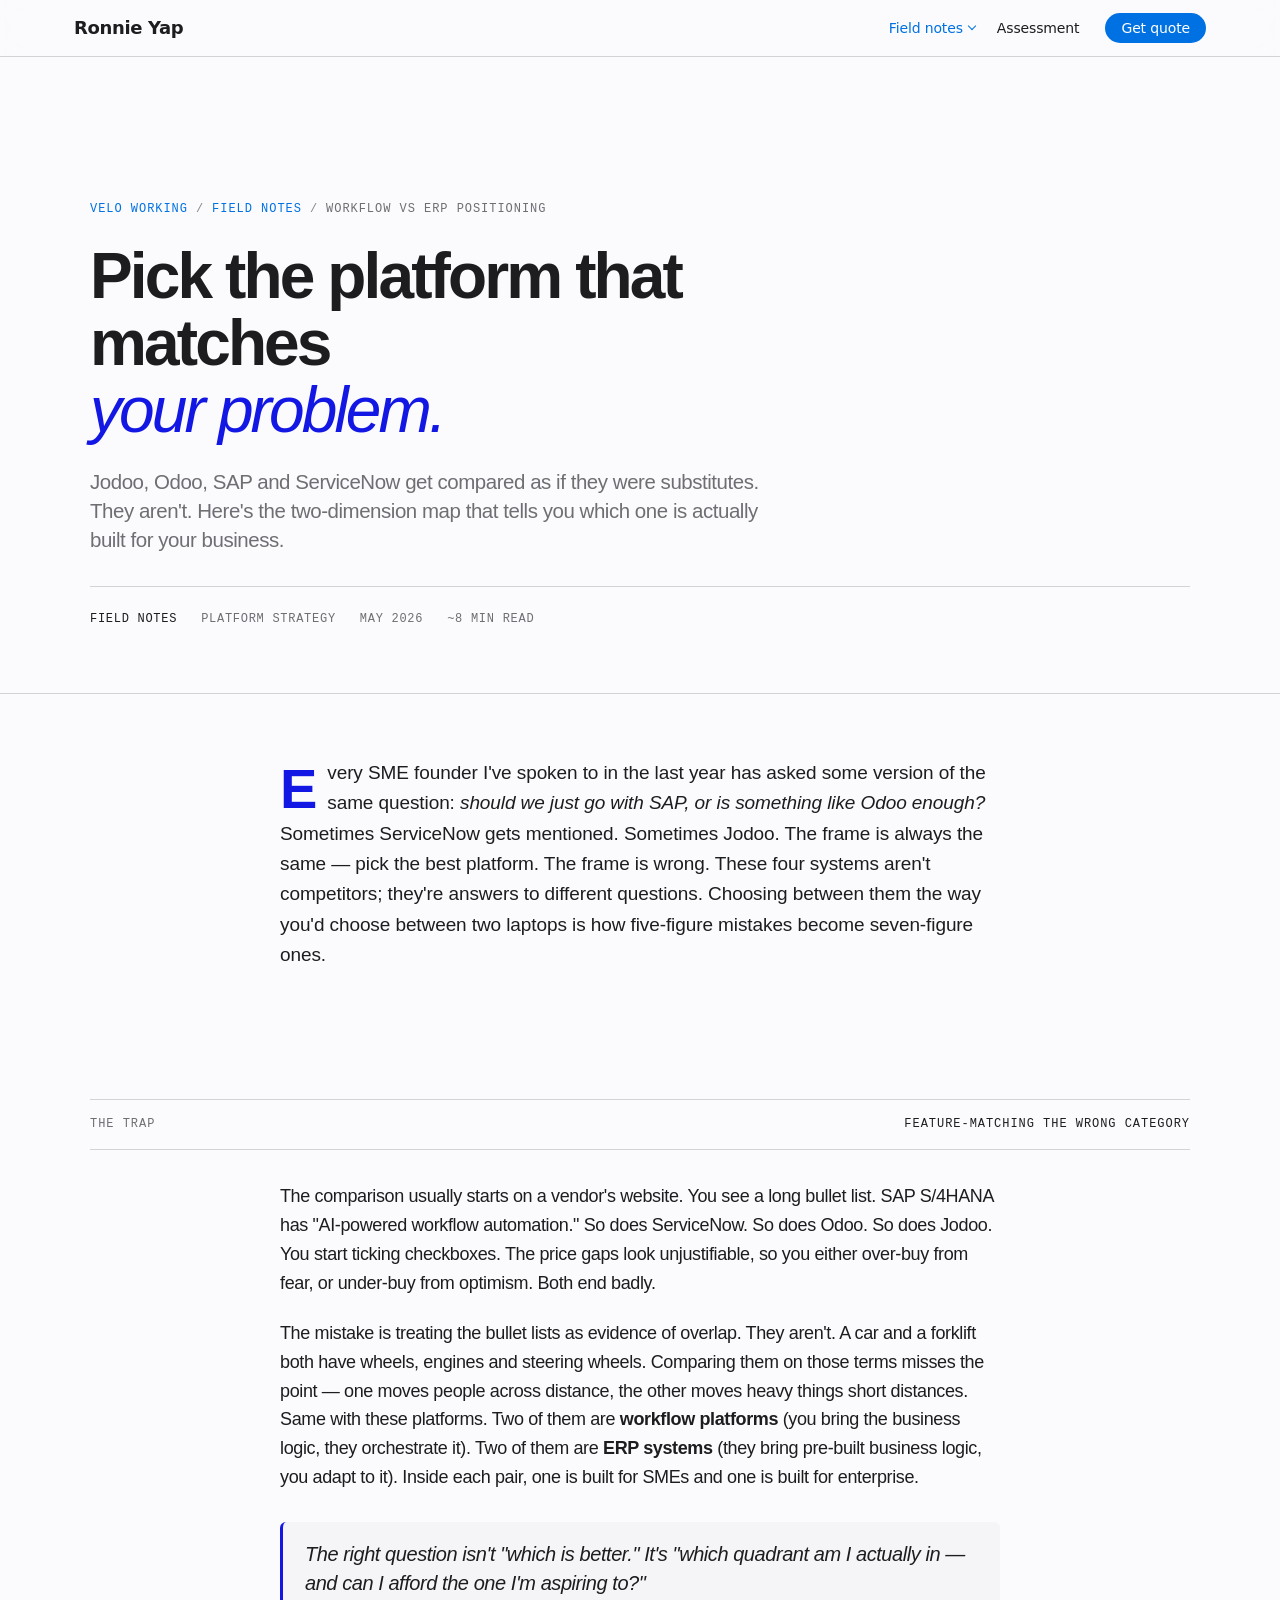
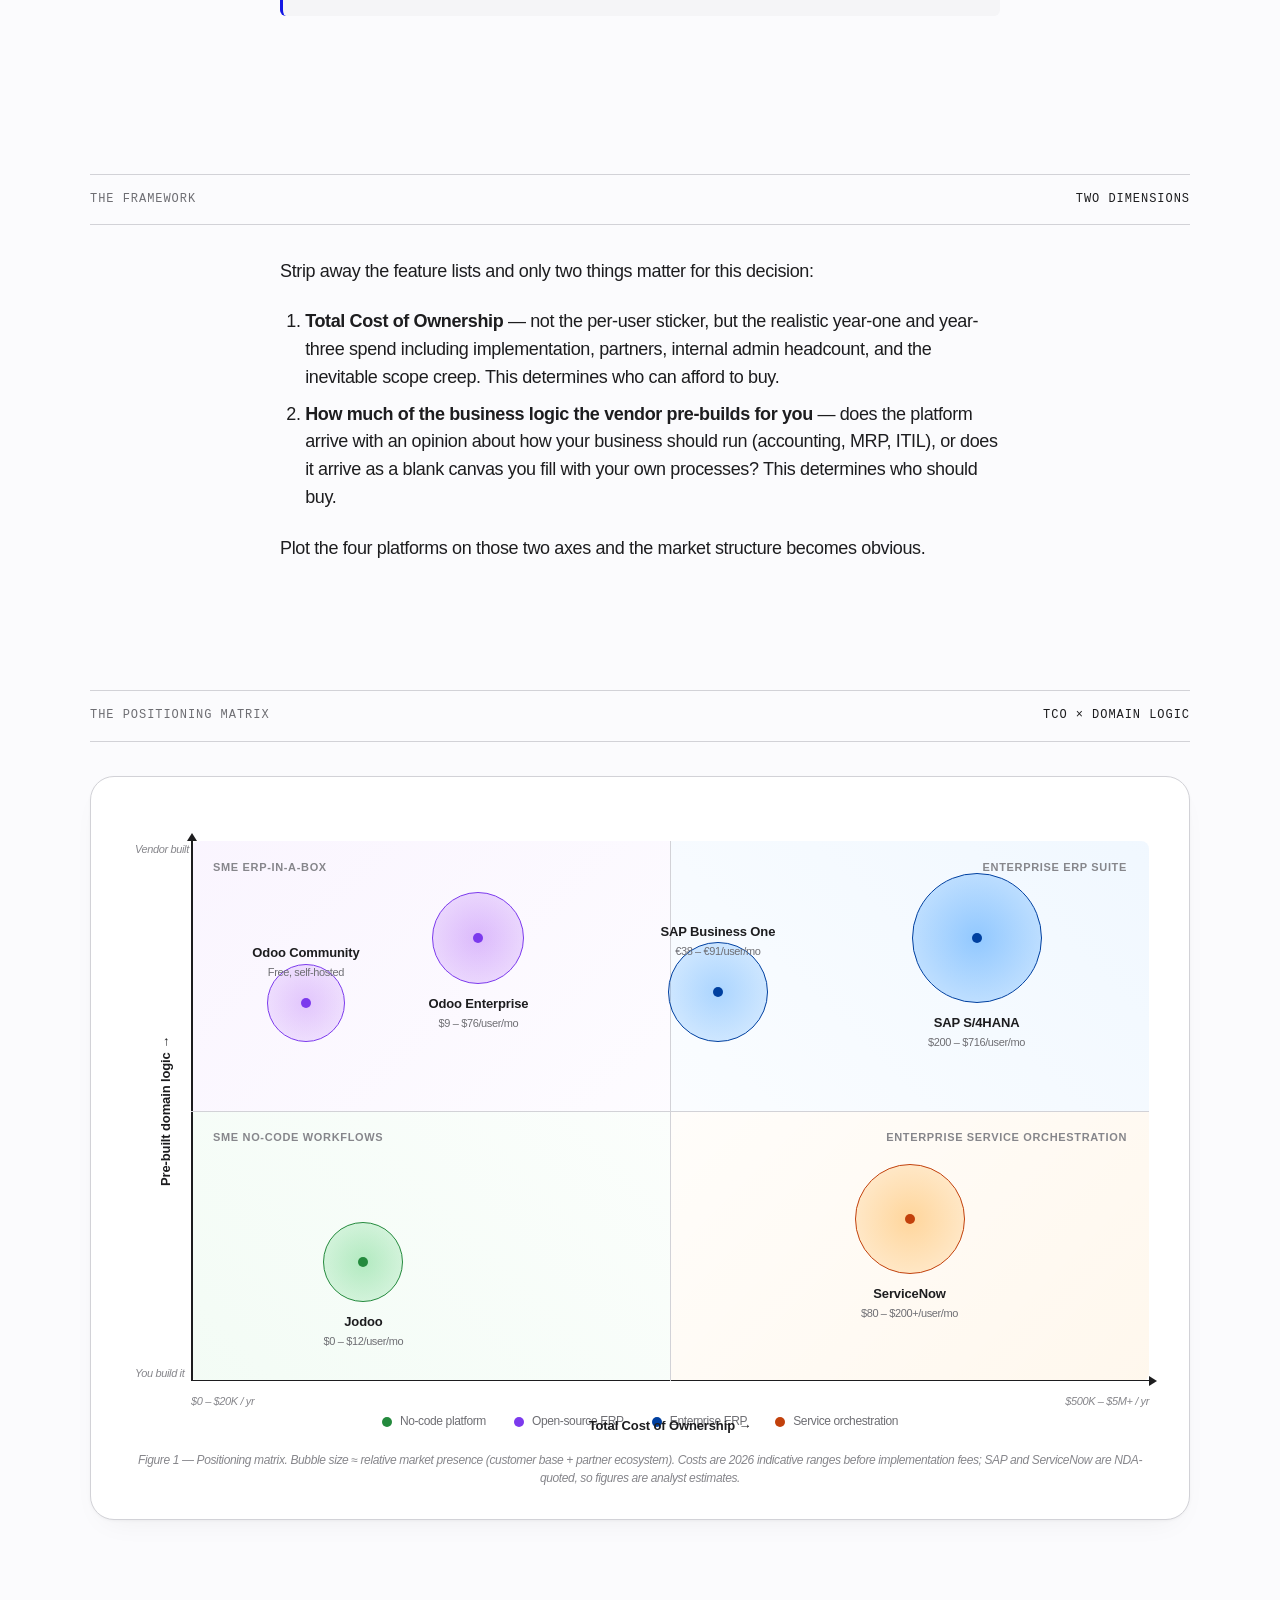
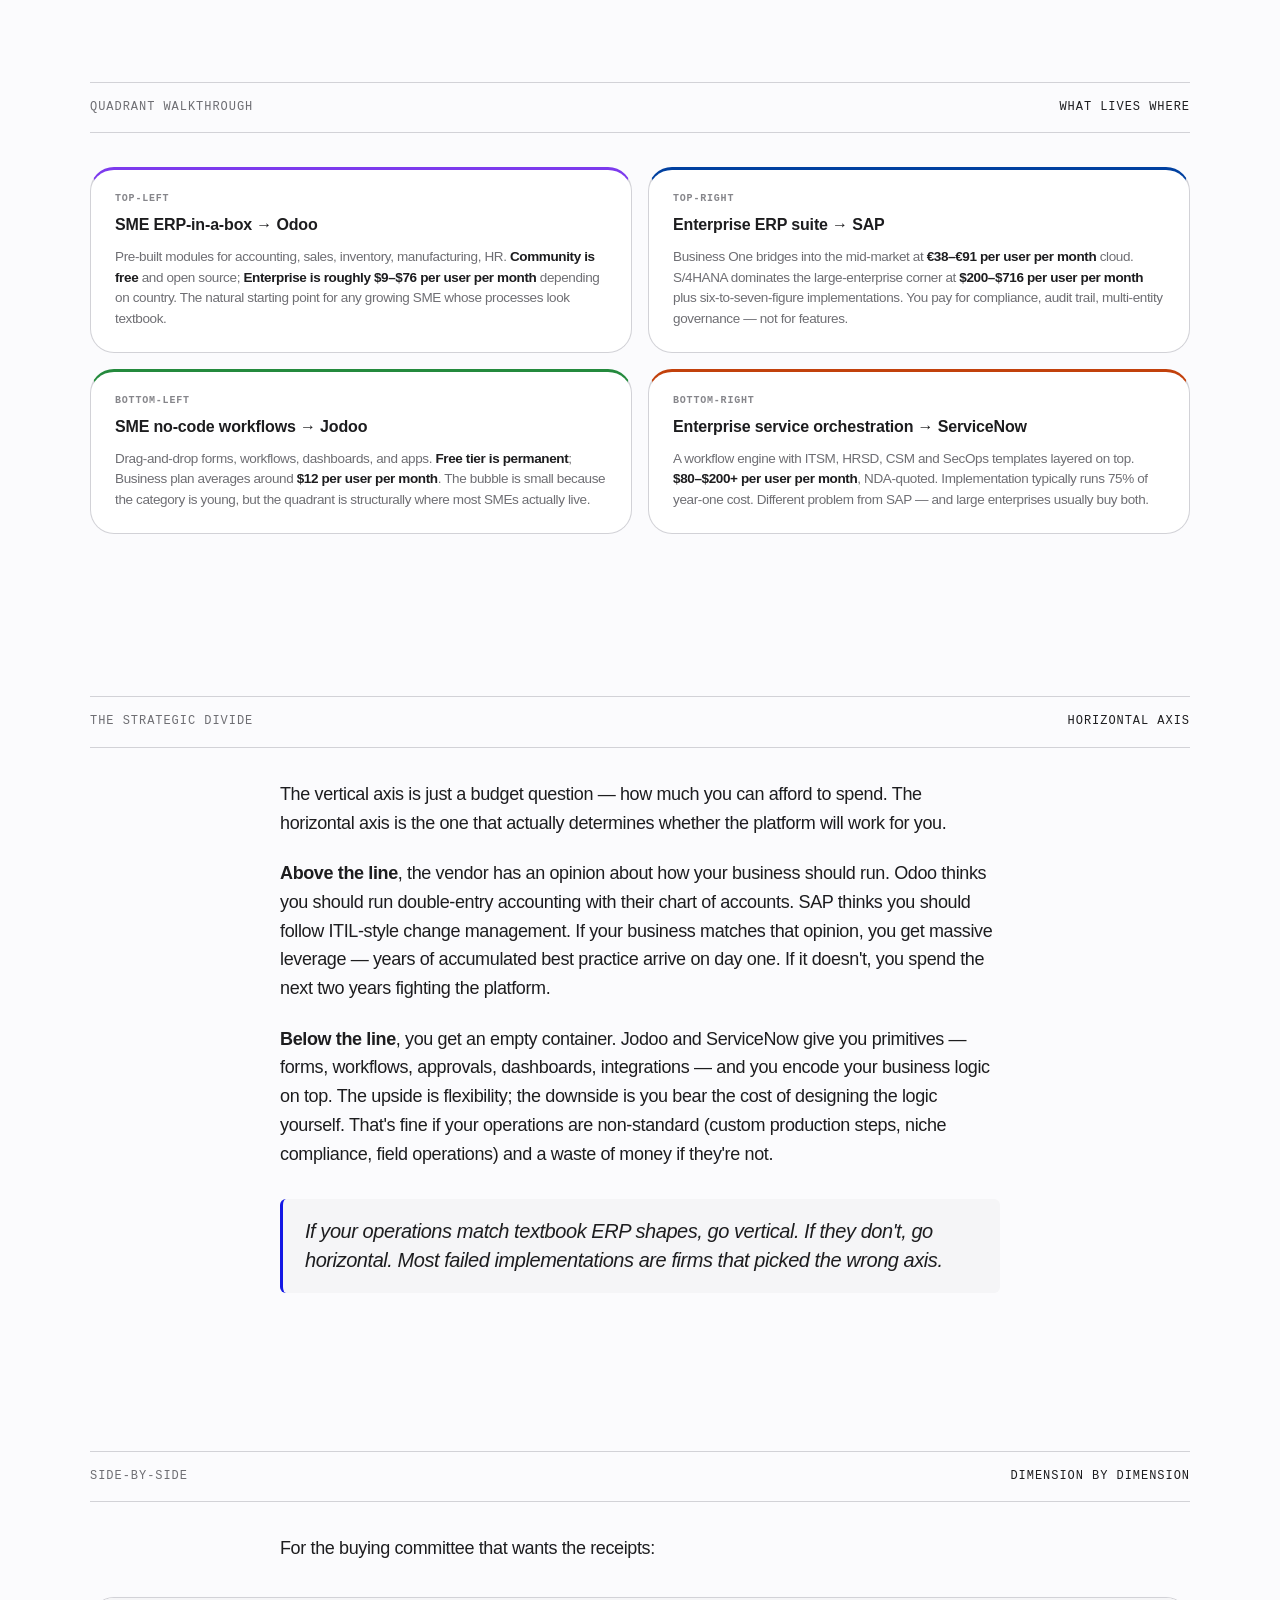
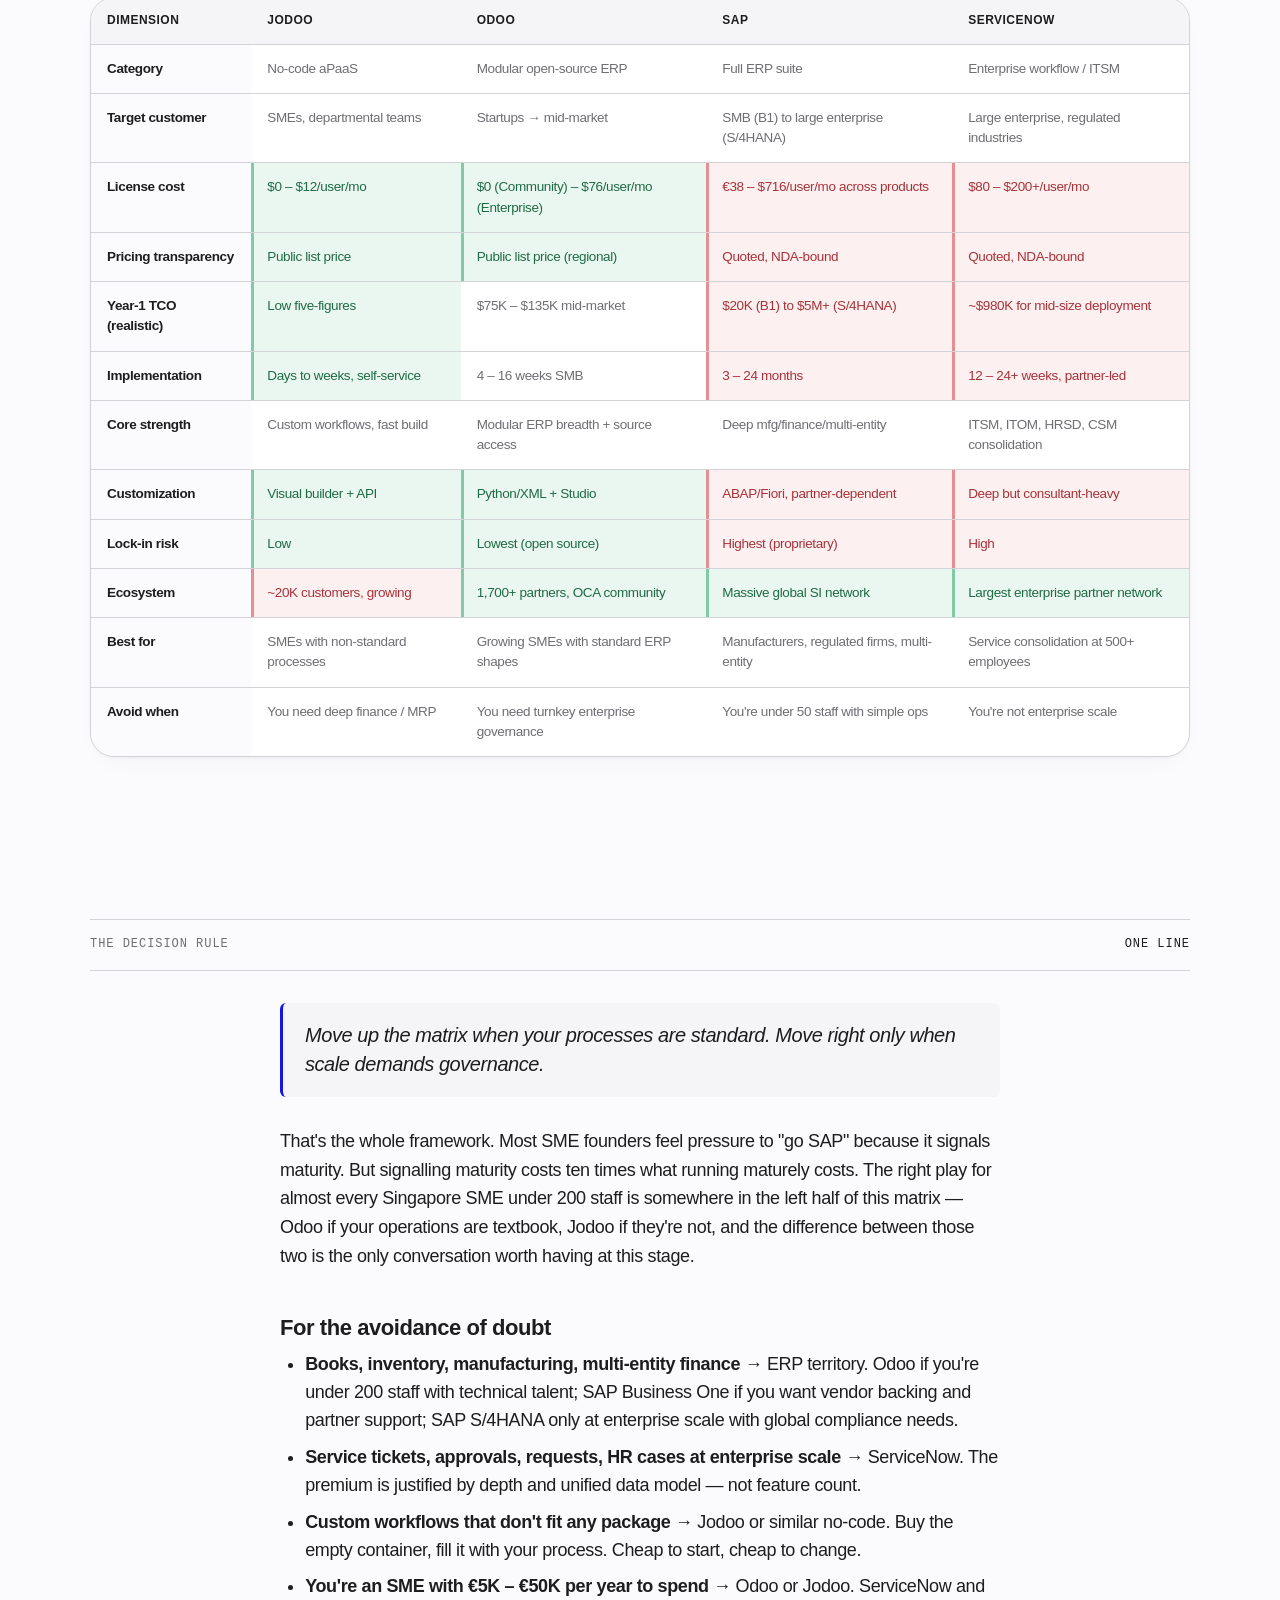
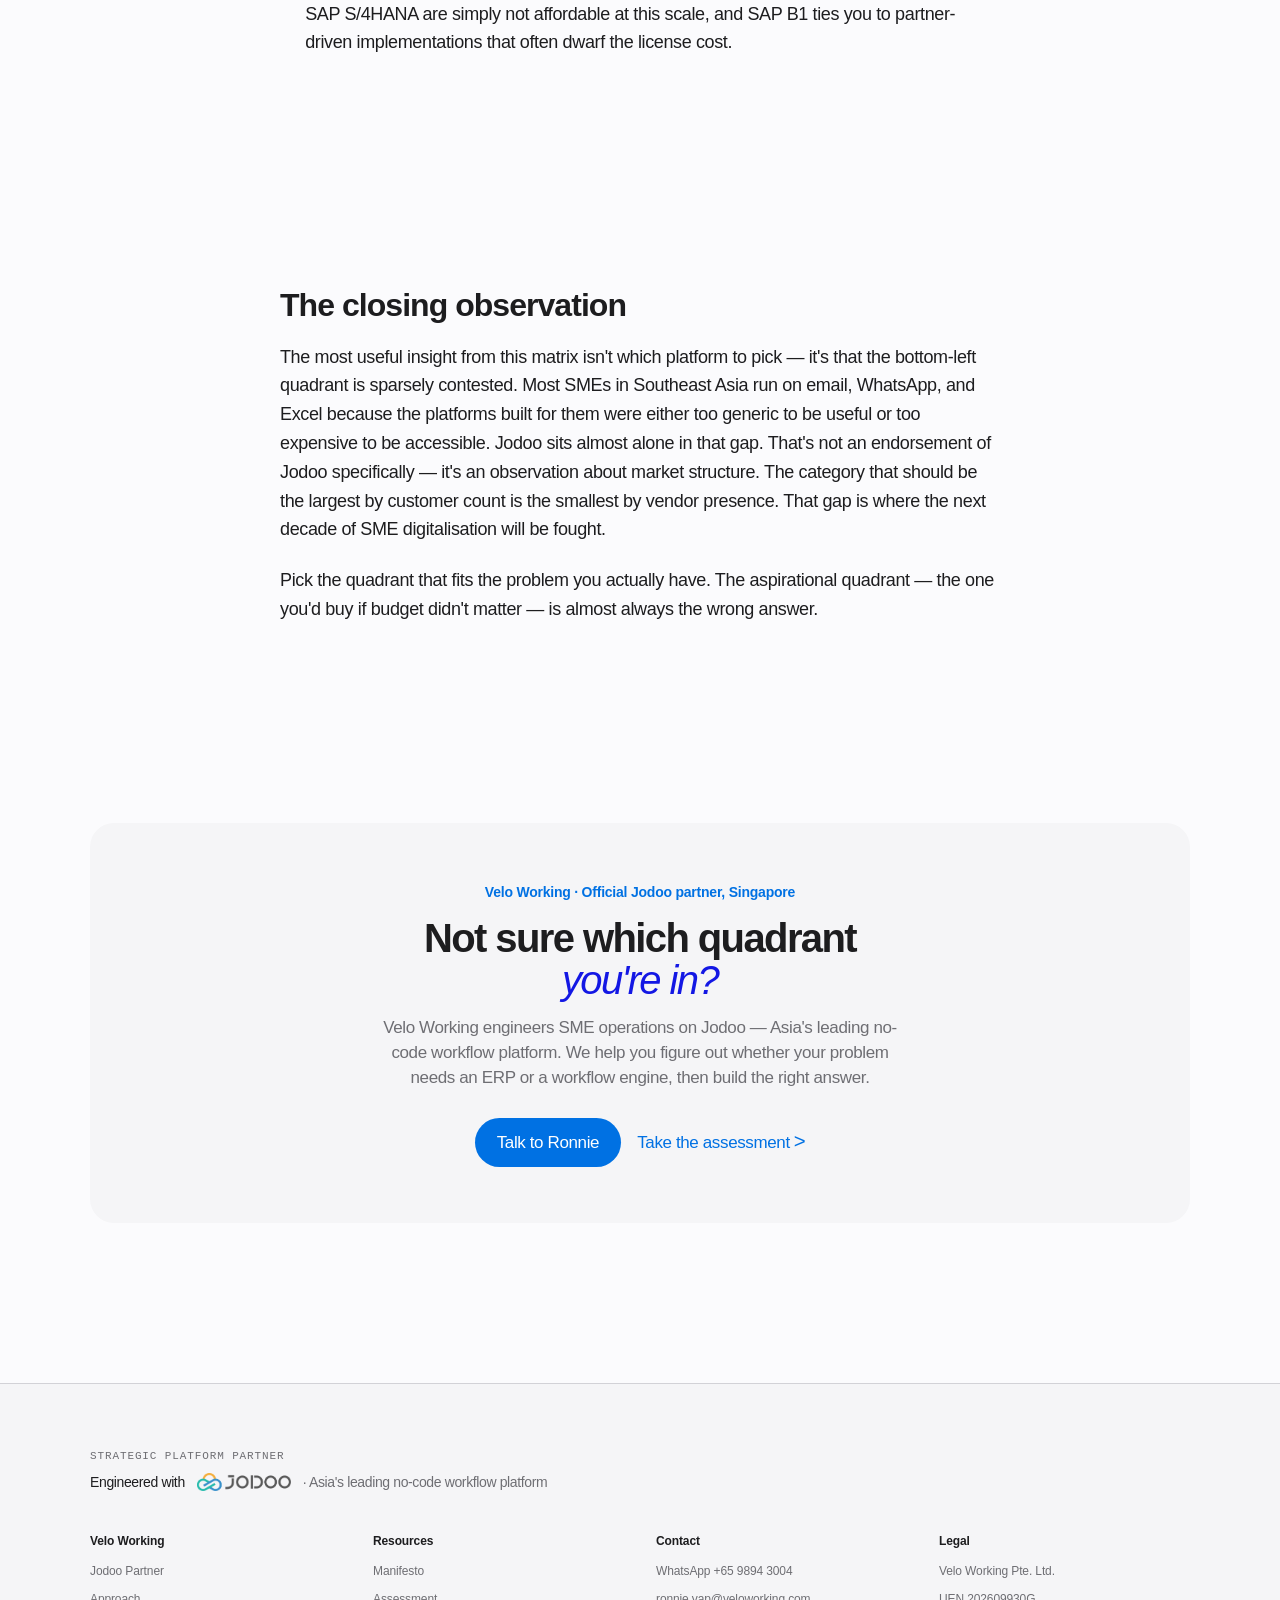
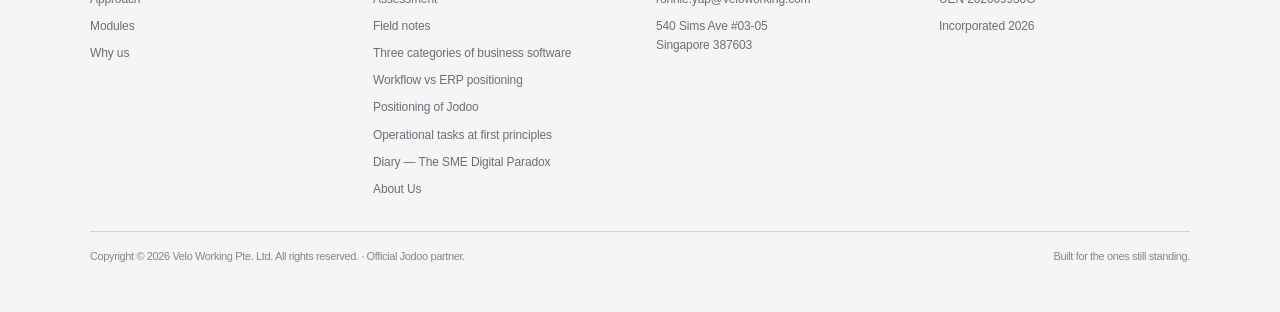
<file: blog/workflow-vs-erp-positioning.html>
<!doctype html>
<html lang="en">
<head>
<meta charset="utf-8" />
<meta name="viewport" content="width=device-width, initial-scale=1, viewport-fit=cover" />
<title>Pick the platform that matches your problem, not your aspiration · Velo Working</title>

<!-- SEO -->
<meta name="description" content="Jodoo, Odoo, SAP and ServiceNow get compared as if they were substitutes. They aren't. Here's the two-dimension map that tells you which one is actually built for your business." />
<meta name="author" content="Velo Working Pte. Ltd." />
<link rel="canonical" href="https://www.veloworking.com/blog/workflow-vs-erp-positioning.html" />

<!-- Open Graph -->
<meta property="og:title" content="Pick the platform that matches your problem, not your aspiration" />
<meta property="og:description" content="Jodoo, Odoo, SAP and ServiceNow aren't competitors — they're answers to different questions. A two-axis map for choosing the right one." />
<meta property="og:type" content="article" />
<meta property="og:url" content="https://www.veloworking.com/blog/workflow-vs-erp-positioning.html" />
<meta property="og:site_name" content="Velo Working" />
<meta property="og:image" content="https://www.veloworking.com/asset/hero-screen.png">

<meta name="twitter:card" content="summary_large_image" />
<meta name="twitter:title" content="Pick the platform that matches your problem, not your aspiration" />
<meta name="twitter:description" content="A two-axis map for choosing between Jodoo, Odoo, SAP and ServiceNow." />
<meta name="twitter:image" content="https://www.veloworking.com/asset/hero-screen.png">

<!-- Favicon -->
<link rel="icon" type="image/png" href="../asset/favicon-jodoo.png" />
<link rel="apple-touch-icon" href="../asset/favicon-jodoo.png" />

<style>
:root {
  --bg:        #fbfbfd;
  --surface:   #ffffff;
  --surface-2: #f5f5f7;
  --ink:       #1d1d1f;
  --ink-2:     #6e6e73;
  --ink-3:     #86868b;
  --rule:      #d2d2d7;
  --dark:      #0b0b0d;
  --link:      #0071e3;
  --link-hov:  #0077ed;
  --jodoo:     #1317E4;
  --jodoo-tint: rgba(19, 23, 228, 0.06);

  --r-tile:    24px;
  --r-pill:    980px;

  --f: -apple-system, BlinkMacSystemFont, "Segoe UI", Roboto, "Helvetica Neue", Arial, sans-serif;
  --f-mono: ui-monospace, SFMono-Regular, "SF Mono", Menlo, Consolas, monospace;

  --gut: clamp(20px, 4vw, 40px);
  --max: 1180px;
  --max-prose: 720px;
  --section-pad: clamp(64px, 8vw, 96px);
}

*, *::before, *::after { box-sizing: border-box; }
html { scroll-behavior: smooth; -webkit-font-smoothing: antialiased; -moz-osx-font-smoothing: grayscale; }
body {
  margin: 0;
  background: var(--bg);
  color: var(--ink);
  font-family: var(--f);
  font-size: 17px;
  line-height: 1.47059;
  font-weight: 400;
  letter-spacing: -0.022em;
}
img, svg { display: block; max-width: 100%; }
a { color: inherit; text-decoration: none; }
button { font: inherit; color: inherit; background: none; border: 0; cursor: pointer; }
p { margin: 0 0 1em; }
p:last-child { margin: 0; }

.wrap { max-width: var(--max); margin: 0 auto; padding-inline: var(--gut); }
.wrap--prose { max-width: var(--max-prose); margin: 0 auto; padding-inline: var(--gut); }

.eyebrow {
  font-size: 14px; font-weight: 600; letter-spacing: -0.016em;
  color: var(--link); margin-bottom: 12px;
  display: inline-flex; align-items: center; gap: 8px;
}
.eyebrow--mono {
  font-family: var(--f-mono);
  font-size: 12px; letter-spacing: 0.08em; text-transform: uppercase;
  font-weight: 500; color: var(--ink-2);
}
.eyebrow--mono::before {
  content: ""; width: 24px; height: 1px; background: var(--jodoo);
}

h1, h2, h3, h4 { margin: 0; font-weight: 600; letter-spacing: -0.04em; line-height: 1.05; color: var(--ink); }
h1 { font-size: clamp(36px, 5.6vw, 64px); font-weight: 600; letter-spacing: -0.045em; line-height: 1.05; }
h2 { font-size: clamp(28px, 3.6vw, 40px); }
h3 { font-size: clamp(20px, 2vw, 26px); letter-spacing: -0.03em; line-height: 1.15; }
h4 { font-size: 17px; letter-spacing: -0.022em; line-height: 1.2; font-weight: 600; }

.lead {
  font-size: clamp(19px, 1.6vw, 22px);
  line-height: 1.4;
  letter-spacing: -0.022em;
  color: var(--ink);
  font-weight: 400;
}

.btn {
  display: inline-flex; align-items: center; justify-content: center;
  padding: 12px 22px; border-radius: var(--r-pill);
  font-size: 17px; font-weight: 400; letter-spacing: -0.022em;
  white-space: nowrap;
  transition: background 200ms ease, color 200ms ease, transform 200ms ease, opacity 200ms ease;
}
.btn--primary { background: var(--link); color: #fff; }
.btn--primary:hover { background: var(--link-hov); }

.link {
  color: var(--link); font-size: 17px; font-weight: 400;
  display: inline-flex; align-items: center; gap: 4px;
  transition: opacity 200ms ease;
}
.link:hover { text-decoration: underline; }
.link::after { content: '>'; font-size: 1.2em; line-height: 0; transform: translateY(-1px); }

/* NAV */
.nav {
  position: fixed; top: 0; left: 0; right: 0; z-index: 9999;
  height: 48px;
  background: rgba(251, 251, 253, 0.72);
  backdrop-filter: saturate(180%) blur(20px);
  -webkit-backdrop-filter: saturate(180%) blur(20px);
  border-bottom: 1px solid rgba(0, 0, 0, 0.06);
  font-size: 12px;
  letter-spacing: -0.01em;
}
.nav__inner {
  max-width: 1024px; margin: 0 auto; height: 100%;
  display: flex; align-items: center; justify-content: space-between;
  padding-inline: 22px; gap: 16px;
}
.nav__brand { color: var(--ink); display: inline-flex; align-items: center; flex-shrink: 0; height: 100%; }
.nav__brand-svg { height: 18px; width: auto; display: block; }
.nav__links {
  display: flex; align-items: center; gap: 0;
  list-style: none; padding: 0; margin: 0; height: 100%;
}
.nav__links > li { display: flex; align-items: center; height: 100%; position: relative; }
.nav__link--caret::after {
  content: ""; display: inline-block; margin-left: 6px;
  width: 6px; height: 6px;
  border-right: 1.4px solid currentColor;
  border-bottom: 1.4px solid currentColor;
  transform: translateY(-2px) rotate(45deg);
  transition: transform 150ms ease;
}
.nav__submenu {
  position: absolute; top: 44px; left: 4px;
  min-width: 240px;
  background: rgba(251, 251, 253, 0.96);
  backdrop-filter: saturate(180%) blur(20px);
  -webkit-backdrop-filter: saturate(180%) blur(20px);
  border: 1px solid var(--rule);
  border-radius: 12px;
  padding: 6px;
  list-style: none; margin: 0;
  box-shadow: 0 8px 24px rgba(0,0,0,0.08);
  opacity: 0; visibility: hidden; transform: translateY(-4px);
  transition: opacity 150ms ease, transform 150ms ease, visibility 150ms;
}
.nav__item--has-children:hover > .nav__submenu,
.nav__item--has-children:focus-within > .nav__submenu,
.nav__item--has-children.is-open > .nav__submenu {
  opacity: 1; visibility: visible; transform: none;
}
.nav__sublink {
  display: block;
  padding: 10px 12px;
  font-size: 13px;
  color: rgba(29, 29, 31, 0.85);
  border-radius: 8px;
  white-space: normal;
  line-height: 1.3;
}
.nav__sublink small {
  display: block;
  font-size: 11px;
  color: var(--ink-3);
  margin-top: 2px;
  letter-spacing: 0;
  font-family: var(--f-mono);
  text-transform: uppercase;
}
.nav__sublink:hover { background: rgba(0,0,0,0.04); color: var(--ink); }
.nav__sublink--all {
  border-top: 1px solid var(--rule);
  margin-top: 4px; padding-top: 12px;
  color: var(--link); font-weight: 500;
}
.nav__link {
  display: inline-flex; align-items: center; height: 28px; padding: 0 12px;
  color: rgba(29, 29, 31, 0.8);
  font-size: 12px; font-weight: 400; letter-spacing: -0.01em; white-space: nowrap;
  transition: color 150ms ease;
}
.nav__link:hover { color: var(--ink); }
.nav__link--accent { color: var(--link); font-weight: 500; }
.nav__link--accent:hover { color: var(--link-hov); }

.nav__toggle {
  display: none; width: 36px; height: 36px; border-radius: 50%;
  align-items: center; justify-content: center; color: var(--ink); flex-shrink: 0;
}
.nav__toggle svg { width: 18px; height: 18px; }

@media (max-width: 833px) {
  .nav__links { display: none; }
  .nav__toggle { display: inline-flex; }
  .nav.nav--open .nav__links {
    position: absolute; top: 48px; left: 0; right: 0;
    flex-direction: column; height: auto;
    background: rgba(251, 251, 253, 0.96);
    backdrop-filter: saturate(180%) blur(20px);
    -webkit-backdrop-filter: saturate(180%) blur(20px);
    border-bottom: 1px solid var(--rule);
    padding: 8px 22px 16px; display: flex;
  }
  .nav.nav--open .nav__links > li {
    height: auto; border-bottom: 1px solid var(--rule);
    flex-direction: column; align-items: stretch;
  }
  .nav.nav--open .nav__links > li:last-child { border-bottom: 0; }
  .nav.nav--open .nav__link {
    height: 44px; width: 100%; padding: 0; font-size: 15px;
    justify-content: space-between;
  }
  .nav__submenu {
    position: static; opacity: 1; visibility: visible; transform: none;
    background: none; border: 0; border-radius: 0; padding: 0 0 12px;
    box-shadow: none; min-width: 0;
    display: none;
  }
  .nav.nav--open .nav__item--has-children.is-open .nav__submenu { display: block; }
  .nav.nav--open .nav__sublink { padding: 10px 0 10px 14px; font-size: 14px; }
  .nav.nav--open .nav__item--has-children.is-open .nav__link--caret::after { transform: translateY(2px) rotate(-135deg); }
}

main { padding-top: 48px; }

/* HERO */
.hero {
  padding: clamp(48px, 8vw, 96px) 0 clamp(40px, 6vw, 64px);
  border-bottom: 1px solid var(--rule);
}
.hero__crumb {
  font-family: var(--f-mono);
  font-size: 12px; letter-spacing: 0.08em; text-transform: uppercase;
  color: var(--ink-2); margin-bottom: 24px;
  display: flex; align-items: center; gap: 8px;
}
.hero__crumb a { color: var(--link); }
.hero__crumb a:hover { color: var(--link-hov); }
.hero__crumb .sep { color: var(--ink-3); }
.hero__title {
  margin-bottom: 24px; max-width: 22ch;
}
.hero__title em {
  font-style: italic; font-weight: 400;
  color: var(--jodoo);
}
.hero__lead {
  max-width: 60ch; color: var(--ink-2); margin-bottom: 32px;
}
.hero__meta {
  display: flex; flex-wrap: wrap; gap: 12px 24px;
  font-family: var(--f-mono);
  font-size: 12px; letter-spacing: 0.06em; text-transform: uppercase;
  color: var(--ink-2);
  padding-top: 24px; border-top: 1px solid var(--rule);
  margin-top: 16px;
}
.hero__meta strong { color: var(--ink); font-weight: 500; }

/* SECTIONS */
.section { padding: var(--section-pad) 0; }
.section--tight { padding: clamp(48px, 6vw, 64px) 0; }

.section-strip {
  display: flex; flex-wrap: wrap; align-items: baseline; gap: 16px;
  padding: 16px 0;
  border-top: 1px solid var(--rule);
  border-bottom: 1px solid var(--rule);
  font-family: var(--f-mono);
  font-size: 12px; letter-spacing: 0.08em; text-transform: uppercase;
  color: var(--ink-2);
  margin-bottom: 32px;
}
.section-strip .label { flex: 1; min-width: 0; }
.section-strip .meta { color: var(--ink); }

/* PROSE */
.prose {
  max-width: var(--max-prose);
  margin: 0 auto;
  font-size: 18px; line-height: 1.6; color: var(--ink);
}
.prose p { margin: 0 0 1.2em; }
.prose p:last-child { margin: 0; }
.prose strong { font-weight: 600; }
.prose h2 {
  font-size: clamp(24px, 3vw, 32px);
  margin: 2.5em 0 0.6em;
  letter-spacing: -0.03em;
  line-height: 1.15;
}
.prose h3 {
  font-size: clamp(18px, 2vw, 22px);
  margin: 2em 0 0.5em;
  letter-spacing: -0.02em;
}
.prose ol, .prose ul {
  margin: 0.5em 0 1.2em;
  padding-left: 1.4em;
}
.prose li {
  margin-bottom: 0.5em;
  line-height: 1.55;
}
.prose li strong { color: var(--ink); }

/* PULL QUOTE */
.pull {
  font-style: italic; font-size: clamp(17px, 1.6vw, 20px);
  line-height: 1.45; letter-spacing: -0.022em;
  color: var(--ink);
  padding: 18px 22px;
  background: var(--surface-2);
  border-left: 3px solid var(--jodoo);
  border-radius: 6px;
  margin: 1.5em 0;
}

/* LEDE DROP CAP */
.lede { font-size: 19px; line-height: 1.6; font-weight: 500; letter-spacing: -0.005em; }
.lede::first-letter {
  font-size: 56px; font-weight: 700; float: left; line-height: 0.9;
  margin: 6px 10px 0 0; color: var(--jodoo);
}
@media (max-width: 833px) { .lede::first-letter { font-size: 44px; } }

/* MATRIX */
.matrix-wrap {
  background: var(--surface);
  border: 1px solid var(--rule);
  border-radius: var(--r-tile);
  padding: 48px 40px 32px;
  box-shadow: 0 1px 3px rgba(0,0,0,0.04), 0 12px 32px -16px rgba(0,0,0,0.08);
  margin: 2em 0;
}
.matrix {
  position: relative;
  height: 540px;
  margin: 16px 0 32px 60px;
}
.mq {
  position: absolute;
  width: 50%; height: 50%;
  padding: 18px 22px;
}
.mq-tl { top: 0; left: 0; background: linear-gradient(135deg, rgba(168,85,247,0.06), rgba(168,85,247,0.02)); border-top-left-radius: 8px; }
.mq-tr { top: 0; left: 50%; background: linear-gradient(225deg, rgba(10,132,255,0.06), rgba(10,132,255,0.02)); border-top-right-radius: 8px; }
.mq-bl { top: 50%; left: 0; background: linear-gradient(45deg, rgba(52,199,89,0.06), rgba(52,199,89,0.02)); border-bottom-left-radius: 8px; }
.mq-br { top: 50%; left: 50%; background: linear-gradient(315deg, rgba(255,149,0,0.07), rgba(255,149,0,0.02)); border-bottom-right-radius: 8px; }
.mq-label {
  font-size: 11px; font-weight: 600; letter-spacing: 0.06em;
  text-transform: uppercase; color: var(--ink-3);
}
.ax-y, .ax-x { position: absolute; background: var(--ink); }
.ax-y { left: 0; top: 0; width: 1.5px; height: 100%; }
.ax-x { left: 0; bottom: 0; height: 1.5px; width: 100%; }
.ax-y::before {
  content: ''; position: absolute; top: -8px; left: -4px;
  border-left: 5px solid transparent; border-right: 5px solid transparent;
  border-bottom: 8px solid var(--ink);
}
.ax-x::after {
  content: ''; position: absolute; right: -8px; top: -4px;
  border-top: 5px solid transparent; border-bottom: 5px solid transparent;
  border-left: 8px solid var(--ink);
}
.ax-div-v, .ax-div-h { position: absolute; background: #d2d2d7; }
.ax-div-v { left: 50%; top: 0; width: 1px; height: 100%; }
.ax-div-h { left: 0; top: 50%; width: 100%; height: 1px; }
.ax-title-x, .ax-title-y {
  position: absolute; font-size: 13px; font-weight: 600;
  color: var(--ink); letter-spacing: -0.01em;
}
.ax-title-x { bottom: -54px; left: 50%; transform: translateX(-50%); }
.ax-title-y {
  left: -100px; top: 50%; transform: translateY(-50%) rotate(-90deg);
  transform-origin: center; white-space: nowrap;
}
.ax-tick-x, .ax-tick-y {
  position: absolute; font-size: 11px; color: var(--ink-3); font-style: italic;
}
.ax-tick-x.low { bottom: -28px; left: 0; }
.ax-tick-x.high { bottom: -28px; right: 0; }
.ax-tick-y.low { left: -56px; bottom: 0; }
.ax-tick-y.high { left: -56px; top: 0; }
.bubble {
  position: absolute; border-radius: 50%; transform: translate(-50%, -50%);
  display: flex; align-items: center; justify-content: center;
}
.bubble-dot {
  position: absolute; width: 10px; height: 10px; border-radius: 50%; z-index: 2;
}
.lbl-card {
  position: absolute; transform: translateX(-50%); text-align: center;
  white-space: nowrap; pointer-events: none;
}
.lbl-name { font-size: 13px; font-weight: 700; letter-spacing: -0.01em; color: var(--ink); }
.lbl-price { font-size: 11px; color: var(--ink-2); margin-top: 2px; }
.b-jodoo { background: radial-gradient(circle, rgba(52,199,89,0.35), rgba(52,199,89,0.12)); border: 1.5px solid #248a3d; }
.b-jodoo .bubble-dot { background: #248a3d; }
.b-odoo-c { background: radial-gradient(circle, rgba(168,85,247,0.3), rgba(168,85,247,0.1)); border: 1.5px solid #7c3aed; }
.b-odoo-c .bubble-dot { background: #7c3aed; }
.b-odoo-e { background: radial-gradient(circle, rgba(168,85,247,0.38), rgba(168,85,247,0.14)); border: 1.5px solid #7c3aed; }
.b-odoo-e .bubble-dot { background: #7c3aed; }
.b-sap-b1 { background: radial-gradient(circle, rgba(10,132,255,0.32), rgba(10,132,255,0.12)); border: 1.5px solid #0040a0; }
.b-sap-b1 .bubble-dot { background: #0040a0; }
.b-sap-s4 { background: radial-gradient(circle, rgba(10,132,255,0.42), rgba(10,132,255,0.16)); border: 1.5px solid #0040a0; }
.b-sap-s4 .bubble-dot { background: #0040a0; }
.b-snow { background: radial-gradient(circle, rgba(255,149,0,0.36), rgba(255,149,0,0.12)); border: 1.5px solid #c2410c; }
.b-snow .bubble-dot { background: #c2410c; }
.legend {
  display: flex; justify-content: center; gap: 28px; margin-top: 20px; flex-wrap: wrap;
}
.legend-item { display: flex; align-items: center; gap: 8px; font-size: 12px; color: var(--ink-2); }
.legend-dot { width: 10px; height: 10px; border-radius: 50%; }
.chart-caption {
  font-size: 12px; color: var(--ink-3); font-style: italic; text-align: center;
  margin-top: 20px; line-height: 1.5;
}
@media (max-width: 833px) {
  .matrix-wrap { padding: 32px 20px 24px; }
  .matrix { height: 460px; margin-left: 50px; }
  .lbl-name { font-size: 11px; }
  .lbl-price { font-size: 9px; }
  .ax-title-x, .ax-title-y { font-size: 11px; }
}

/* QUADRANT CARDS */
.qcards {
  display: grid; grid-template-columns: repeat(2, 1fr); gap: 16px; margin: 2em 0;
}
@media (max-width: 833px) { .qcards { grid-template-columns: 1fr; } }
.qcard {
  background: var(--surface);
  border: 1px solid var(--rule);
  border-radius: var(--r-tile);
  padding: 22px 24px;
  border-top: 3px solid;
}
.qcard.green { border-top-color: #248a3d; }
.qcard.purple { border-top-color: #7c3aed; }
.qcard.blue { border-top-color: #0040a0; }
.qcard.orange { border-top-color: #c2410c; }
.qcard-eyebrow {
  font-family: var(--f-mono);
  font-size: 10px; font-weight: 600; text-transform: uppercase;
  letter-spacing: 0.08em; color: var(--ink-3); margin-bottom: 6px;
}
.qcard-title { font-size: 16px; font-weight: 700; margin-bottom: 10px; letter-spacing: -0.01em; }
.qcard-body { font-size: 13.5px; line-height: 1.55; color: var(--ink-2); }
.qcard-body strong { color: var(--ink); }

/* COMPARISON TABLE */
.table-scroll {
  overflow-x: auto;
  background: var(--surface);
  border: 1px solid var(--rule);
  border-radius: var(--r-tile);
  box-shadow: 0 1px 3px rgba(0,0,0,0.04), 0 12px 32px -16px rgba(0,0,0,0.06);
  margin: 2em 0;
}
table {
  width: 100%; border-collapse: collapse;
  font-size: 13.5px; font-variant-numeric: tabular-nums;
}
thead th {
  position: sticky; top: 0;
  background: var(--surface-2); text-align: left;
  padding: 14px 16px; font-weight: 700; font-size: 12px;
  color: var(--ink); text-transform: uppercase; letter-spacing: 0.04em;
  border-bottom: 1.5px solid var(--rule); white-space: nowrap;
}
thead th:first-child {
  position: sticky; left: 0; z-index: 2; background: var(--surface-2);
}
tbody td {
  padding: 14px 16px; border-bottom: 1px solid var(--rule);
  vertical-align: top; line-height: 1.5; color: var(--ink-2);
}
tbody td:first-child {
  position: sticky; left: 0; background: var(--bg);
  font-weight: 600; color: var(--ink); min-width: 160px;
}
tbody tr:hover td { background: var(--surface-2); }
tbody tr:hover td:first-child { background: #f0f0f2; }
tbody tr:last-child td { border-bottom: none; }
tbody td.cell-pro {
  background: rgba(48, 164, 108, 0.10);
  color: #1f6b46;
  box-shadow: inset 3px 0 0 rgba(48, 164, 108, 0.55);
}
tbody td.cell-con {
  background: rgba(214, 64, 69, 0.08);
  color: #a83239;
  box-shadow: inset 3px 0 0 rgba(214, 64, 69, 0.55);
}
tbody tr:hover td.cell-pro { background: rgba(48, 164, 108, 0.16); }
tbody tr:hover td.cell-con { background: rgba(214, 64, 69, 0.14); }

/* CLOSING CTA */
.closing {
  background: var(--surface-2);
  border-radius: var(--r-tile);
  padding: clamp(36px, 5vw, 56px);
  text-align: center;
  margin-top: clamp(48px, 6vw, 72px);
}
.closing .eyebrow { justify-content: center; margin-bottom: 14px; }
.closing h2 { margin-bottom: 14px; max-width: 22ch; margin-inline: auto; }
.closing h2 em { font-style: italic; font-weight: 400; color: var(--jodoo); }
.closing p { color: var(--ink-2); max-width: 56ch; margin: 0 auto 28px; }
.closing__ctas { display: flex; flex-wrap: wrap; gap: 16px; justify-content: center; }

/* FOOTER */
.foot {
  padding-top: 64px; padding-bottom: 48px;
  background: var(--surface-2);
  margin-top: var(--section-pad);
  border-top: 1px solid var(--rule);
}
.foot__partner {
  max-width: var(--max); margin: 0 auto 40px; padding-inline: var(--gut);
  display: flex; flex-direction: column; gap: 8px;
}
.foot__partner-tag {
  font-family: var(--f-mono);
  font-size: 11px; letter-spacing: 0.08em; text-transform: uppercase;
  color: var(--ink-2);
}
.foot__partner-row {
  display: flex; flex-wrap: wrap; align-items: center; gap: 12px;
  font-size: 14px; color: var(--ink-2);
}
.foot__partner-row strong { color: var(--ink); font-weight: 500; }
.foot__partner-row img { height: 18px; width: auto; opacity: 0.85; }

.foot__inner { max-width: var(--max); margin: 0 auto; padding-inline: var(--gut); }
.foot__cols {
  display: grid; grid-template-columns: repeat(4, 1fr); gap: 32px;
  padding-bottom: 32px; border-bottom: 1px solid var(--rule);
}
@media (max-width: 833px) { .foot__cols { grid-template-columns: repeat(2, 1fr); } }
.foot__col { display: flex; flex-direction: column; gap: 8px; }
.foot__col h5 {
  font-size: 12px; font-weight: 600; color: var(--ink);
  letter-spacing: -0.01em; margin: 0 0 4px;
}
.foot__col a, .foot__col span {
  font-size: 12px; color: var(--ink-2); line-height: 1.6; letter-spacing: -0.01em;
}
.foot__col a:hover { color: var(--link); }
.foot__legal {
  display: flex; flex-wrap: wrap; justify-content: space-between;
  padding-top: 16px; font-size: 11px; color: var(--ink-3); gap: 12px;
}

/* REVEAL */
.reveal { opacity: 0; transform: translateY(16px); transition: opacity 700ms ease, transform 700ms ease; }
.reveal.visible { opacity: 1; transform: none; }
@media (prefers-reduced-motion: reduce) {
  .reveal { opacity: 1; transform: none; transition: none; }
  html { scroll-behavior: auto; }
}
</style>
<!-- Shared site navigation (single source of truth: nav.css + nav.js) -->
<link rel="stylesheet" href="/nav.css">
<script src="/nav.js" defer></script>
<script type="application/ld+json">
{
  "@context": "https://schema.org",
  "@type": "BlogPosting",
  "headline": "Pick the platform that matches your problem, not your aspiration",
  "description": "Jodoo, Odoo, SAP and ServiceNow get compared as if they were substitutes. They aren",
  "image": "https://www.veloworking.com/asset/hero-screen.png",
  "url": "https://www.veloworking.com/blog/workflow-vs-erp-positioning.html",
  "mainEntityOfPage": {
    "@type": "WebPage",
    "@id": "https://www.veloworking.com/blog/workflow-vs-erp-positioning.html"
  },
  "inLanguage": "en",
  "author": {
    "@type": "Person",
    "name": "Ronnie Yap",
    "url": "https://www.veloworking.com/"
  },
  "publisher": {
    "@type": "Organization",
    "name": "Velo Working",
    "logo": {
      "@type": "ImageObject",
      "url": "https://www.veloworking.com/asset/velo-logo.svg"
    }
  }
}
</script>
</head>
<body>

<svg xmlns="http://www.w3.org/2000/svg" style="position:absolute; width:0; height:0; overflow:hidden" aria-hidden="true">
  <symbol id="velo-logo" viewBox="-67 125 310 50">
    <g fill="currentColor">
      <path d="m -63.08431,159.73324 v -11.95468 h 1.711254 1.711254 v 11.95468 11.95468 h -1.711254 -1.711254 z m 13.473111,-0.82354 c -2.7838,-2.88889 -5.165724,-5.36884 -5.293161,-5.51098 l -0.231706,-0.25846 0.549761,-1.29497 0.549763,-1.29498 7.635659,0.0174 c 4.199613,0.01 7.642322,0.0236 7.650469,0.0309 0.01335,0.0121 -1.513544,3.63653 -1.544387,3.66591 -0.0071,0.007 -1.932699,-0.0391 -4.279044,-0.10194 -2.346348,-0.0628 -4.407082,-0.11379 -4.579413,-0.11326 l -0.313328,9e-4 3.263591,3.23912 3.263592,3.23912 -0.776198,1.81972 c -0.42691,1.00085 -0.789235,1.81842 -0.80517,1.81682 -0.01595,-0.001 -2.306627,-2.36654 -5.090428,-5.25543 z m -29.666932,3.11343 c -0.40939,-1.01953 -0.73477,-1.86111 -0.72306,-1.87019 0.11854,-0.0919 6.601154,-6.26625 6.601154,-6.28717 0,-0.0155 -2.06247,-0.0194 -4.583264,-0.009 l -4.58327,0.0194 -0.74007,-1.83176 -0.74007,-1.83177 0.15342,-0.0131 c 0.34112,-0.0292 15.135529,0.27402 15.167398,0.31083 0.01891,0.0219 0.267301,0.61697 0.551984,1.32251 l 0.517602,1.28278 -3.365959,3.34337 c -1.851279,1.83885 -4.288204,4.26051 -5.415385,5.38145 -1.12719,1.12096 -2.05995,2.03766 -2.0728,2.03711 -0.0129,-4.5e-4 -0.3583,-0.83516 -0.76768,-1.85469 z m 33.041236,-14.34438 c -3.791272,-0.0741 -7.098103,-0.14163 -7.348513,-0.15003 l -0.455294,-0.0153 -0.520844,-1.3003 c -0.286465,-0.71518 -0.520846,-1.31372 -0.520846,-1.3301 0,-0.0374 3.03224,-3.04993 5.890442,-5.87067 2.539166,-2.5059 4.940976,-4.86047 4.957427,-4.84345 0.02131,0.0221 0.36701,0.85212 0.768213,1.84455 l 0.729459,1.80441 -0.207484,0.20195 c -0.114116,0.11108 -1.519848,1.44395 -3.123846,2.96192 -1.603998,1.51799 -3.013976,2.85516 -3.133281,2.9715 l -0.21692,0.21154 4.60739,-0.0328 c 3.946267,-0.028 4.611369,-0.023 4.635133,0.0354 0.249971,0.61373 1.323165,3.26153 1.390383,3.43038 l 0.09115,0.22896 -0.324674,-0.007 c -0.178575,-0.003 -3.426627,-0.0673 -7.217897,-0.14137 z m -31.875116,-0.22557 c -3.49313,-0.008 -5.89298,-0.0303 -5.89298,-0.0563 0,-0.0603 1.49413,-3.5857 1.54033,-3.63439 0.0204,-0.0215 2.08435,0.0149 4.58652,0.0808 2.502157,0.066 4.555892,0.1135 4.56385,0.1055 0.008,-0.008 -1.450958,-1.46694 -3.24204,-3.24218 l -3.2565,-3.22771 0.78062,-1.84246 0.78062,-1.84246 0.13009,0.13515 c 0.0715,0.0743 2.464747,2.55971 5.318224,5.52307 l 5.188142,5.38792 -0.06524,0.15558 c -0.03588,0.0856 -0.288522,0.6816 -0.561424,1.32453 l -0.496185,1.16895 -1.740524,-0.0119 c -0.957288,-0.007 -4.392364,-0.0174 -7.633503,-0.0243 z m 19.589652,-5.24138 c -0.712179,-0.30247 -1.305328,-0.56039 -1.318105,-0.57317 -0.01277,-0.0128 -0.0072,-3.45913 0.01238,-7.65856 l 0.03563,-7.63531 1.788624,0.75983 c 0.983744,0.41792 1.814974,0.7774 1.847178,0.79886 0.04578,0.0305 0.03288,0.98466 -0.05923,4.37741 -0.06479,2.38612 -0.117559,4.44686 -0.117282,4.57942 l 4.48e-4,0.24102 3.24018,-3.26967 3.240214,-3.26966 1.78356,0.75711 c 0.980959,0.41641 1.801446,0.77332 1.823303,0.79314 0.02185,0.0199 -2.320873,2.30888 -5.206069,5.08681 -2.885194,2.77793 -5.365114,5.16596 -5.510933,5.30673 l -0.265123,0.25597 z m -12.34695,-4.8958 c -2.942875,-2.96981 -5.356102,-5.41524 -5.362732,-5.43431 -0.0104,-0.0301 3.575683,-1.50529 3.65865,-1.505 0.0172,6e-5 1.436368,1.48058 3.153703,3.29005 1.717335,1.80948 3.14167,3.29761 3.165188,3.30699 0.02476,0.01 0.03646,-1.91609 0.02778,-4.57516 l -0.01498,-4.5922 1.828043,-0.73907 c 1.005424,-0.40649 1.833188,-0.73378 1.839475,-0.72732 0.01771,0.0182 -0.27252,15.28791 -0.290931,15.30631 -0.01962,0.0197 -2.434208,1.00013 -2.563044,1.04078 -0.07161,0.0227 -1.205843,-1.097 -5.441159,-5.37107 z"/>
      <path d="m -19.089294,160.84717 h 6.702763 l 8.4666472,-24.69439 h -5.1152663 l -6.3499859,19.04996 h -0.705554 l -6.349986,-19.04996 h -5.115266 z m 17.9916369,0 H 15.482861 v -4.23333 H 3.4884437 v -5.9972 H 14.777307 v -4.23333 H 3.4884437 V 140.3861 H 15.482861 v -4.23332 H -1.0976571 Z m 21.1666331,0 h 16.227742 v -4.40971 H 24.655077 v -20.28468 h -4.586101 z m 29.104079,-4.05694 c -4.233324,0 -7.408317,-3.21027 -7.408317,-8.29026 0,-5.07999 3.174993,-8.29026 7.408317,-8.29026 4.233323,0 7.408316,3.21027 7.408316,8.29026 0,5.07999 -3.174993,8.29026 -7.408316,8.29026 z m 0,-20.99023 c -6.667485,0 -11.994418,5.25638 -11.994418,12.69997 0,7.4436 5.326933,12.69997 11.994418,12.69997 6.667485,0 11.994417,-5.25637 11.994417,-12.69997 0,-7.44359 -5.326932,-12.69997 -11.994417,-12.69997 z m 27.692983,25.04717 h 6.349986 l 4.233324,-16.9333 h 0.705554 l 4.233323,16.9333 h 6.349986 l 6.173599,-24.69439 h -5.115268 l -4.233324,17.28607 h -0.705554 l -4.409712,-17.28607 h -5.291655 l -4.409712,17.28607 h -0.705554 l -4.233324,-17.28607 h -5.115266 z m 41.804052,-4.05694 c -4.23332,0 -7.40831,-3.21027 -7.40831,-8.29026 0,-5.07999 3.17499,-8.29026 7.40831,-8.29026 4.23333,0 7.40832,3.21027 7.40832,8.29026 0,5.07999 -3.17499,8.29026 -7.40832,8.29026 z m 0,-20.99023 c -6.66748,0 -11.99441,5.25638 -11.99441,12.69997 0,7.4436 5.32693,12.69997 11.99441,12.69997 6.66749,0 11.99442,-5.25637 11.99442,-12.69997 0,-7.44359 -5.32693,-12.69997 -11.99442,-12.69997 z m 16.22777,25.04717 h 4.5861 v -8.46665 h 1.41111 l 7.93748,8.46665 h 5.82082 l -7.93748,-8.46665 c 3.88054,-0.17639 7.23192,-3.17499 7.23192,-7.93748 0,-4.93888 -3.38666,-8.29026 -7.76109,-8.29026 h -11.28886 z m 4.5861,-12.69997 v -7.58471 h 6.52637 c 1.76389,0 3.35138,1.5875 3.35138,3.88055 0,2.11666 -1.58749,3.70416 -3.35138,3.70416 z m 18.8736,12.69997 h 4.5861 v -11.46525 l 9.1722,11.46525 h 5.64443 l -10.05414,-12.52359 9.34859,-12.1708 h -5.64443 l -8.46665,11.11247 v -11.11247 h -4.5861 z m 21.34299,0 h 4.5861 v -24.69439 h -4.5861 z m 9.87777,0 h 4.5861 v -17.10969 h 0.70556 l 8.99581,17.10969 h 6.1736 v -24.69439 h -4.5861 v 17.10968 h -0.70556 l -8.99581,-17.10968 h -6.1736 z m 44.44988,0 h 3.52777 v -13.05275 h -10.75969 v 3.52777 h 6.17359 v 0.17639 c 0,1.58749 -2.11666,5.29165 -6.34999,5.29165 -4.23332,0 -7.40832,-3.21027 -7.40832,-8.29026 0,-5.07999 3.175,-8.29026 7.40832,-8.29026 3.3161,0 5.29165,2.11667 6.34999,4.40972 h 4.76248 C 236.53292,140.73888 232.93459,135.8 226.26711,135.8 c -6.66749,0 -11.99442,5.25638 -11.99442,12.69997 0,7.4436 5.32693,12.69997 11.99442,12.69997 2.50472,0 4.23332,-0.7761 5.46804,-1.58749 0.70556,-0.45861 1.30528,-0.98778 1.76389,-1.5875 h 0.17639 z"/>
    </g>
  </symbol>
</svg>

<!-- NAV -->
<!-- Navigation is injected here from the shared /nav.js (edit the menu there). -->
<div id="velo-nav"></div>

<main id="top">

<!-- HERO -->
<header class="hero">
  <div class="wrap">
    <div class="hero__crumb">
      <a href="../index.html">Velo Working</a>
      <span class="sep">/</span>
      <a href="index.html">Field notes</a>
      <span class="sep">/</span>
      <span>Workflow vs ERP positioning</span>
    </div>
    <h1 class="hero__title reveal">
      Pick the platform that matches<br>
      <em>your problem.</em>
    </h1>
    <p class="lead hero__lead reveal">
      Jodoo, Odoo, SAP and ServiceNow get compared as if they were substitutes.
      They aren't. Here's the two-dimension map that tells you which one is
      actually built for your business.
    </p>
    <div class="hero__meta">
      <span><strong>Field notes</strong></span>
      <span>Platform Strategy</span>
      <span>May 2026</span>
      <span>~8 min read</span>
    </div>
  </div>
</header>

<!-- LEDE -->
<section class="section section--tight">
  <div class="wrap">
    <div class="prose reveal">
      <p class="lede">Every SME founder I've spoken to in the last year has asked some version of the same question: <em>should we just go with SAP, or is something like Odoo enough?</em> Sometimes ServiceNow gets mentioned. Sometimes Jodoo. The frame is always the same — pick the best platform. The frame is wrong. These four systems aren't competitors; they're answers to different questions. Choosing between them the way you'd choose between two laptops is how five-figure mistakes become seven-figure ones.</p>
    </div>
  </div>
</section>

<!-- THE TRAP -->
<section class="section section--tight">
  <div class="wrap">
    <div class="section-strip">
      <div class="label">The trap</div>
      <div class="meta">Feature-matching the wrong category</div>
    </div>

    <div class="prose reveal">
      <p>The comparison usually starts on a vendor's website. You see a long bullet list. SAP S/4HANA has "AI-powered workflow automation." So does ServiceNow. So does Odoo. So does Jodoo. You start ticking checkboxes. The price gaps look unjustifiable, so you either over-buy from fear, or under-buy from optimism. Both end badly.</p>
      <p>The mistake is treating the bullet lists as evidence of overlap. They aren't. A car and a forklift both have wheels, engines and steering wheels. Comparing them on those terms misses the point — one moves people across distance, the other moves heavy things short distances. Same with these platforms. Two of them are <strong>workflow platforms</strong> (you bring the business logic, they orchestrate it). Two of them are <strong>ERP systems</strong> (they bring pre-built business logic, you adapt to it). Inside each pair, one is built for SMEs and one is built for enterprise.</p>

      <div class="pull">The right question isn't "which is better." It's "which quadrant am I actually in — and can I afford the one I'm aspiring to?"</div>
    </div>
  </div>
</section>

<!-- TWO DIMENSIONS -->
<section class="section section--tight">
  <div class="wrap">
    <div class="section-strip">
      <div class="label">The framework</div>
      <div class="meta">Two dimensions</div>
    </div>

    <div class="prose reveal">
      <p>Strip away the feature lists and only two things matter for this decision:</p>
      <ol>
        <li><strong>Total Cost of Ownership</strong> — not the per-user sticker, but the realistic year-one and year-three spend including implementation, partners, internal admin headcount, and the inevitable scope creep. This determines who can afford to buy.</li>
        <li><strong>How much of the business logic the vendor pre-builds for you</strong> — does the platform arrive with an opinion about how your business should run (accounting, MRP, ITIL), or does it arrive as a blank canvas you fill with your own processes? This determines who should buy.</li>
      </ol>
      <p>Plot the four platforms on those two axes and the market structure becomes obvious.</p>
    </div>
  </div>
</section>

<!-- POSITIONING MATRIX -->
<section class="section section--tight" id="matrix">
  <div class="wrap">
    <div class="section-strip">
      <div class="label">The positioning matrix</div>
      <div class="meta">TCO &times; Domain logic</div>
    </div>

    <div class="matrix-wrap reveal">
      <div class="matrix">
        <div class="mq mq-tl"><div class="mq-label">SME ERP-in-a-box</div></div>
        <div class="mq mq-tr"><div class="mq-label" style="text-align:right;">Enterprise ERP suite</div></div>
        <div class="mq mq-bl"><div class="mq-label">SME no-code workflows</div></div>
        <div class="mq mq-br"><div class="mq-label" style="text-align:right;">Enterprise service orchestration</div></div>

        <div class="ax-y"></div>
        <div class="ax-x"></div>
        <div class="ax-div-v"></div>
        <div class="ax-div-h"></div>

        <div class="ax-title-x">Total Cost of Ownership &rarr;</div>
        <div class="ax-title-y">Pre-built domain logic &rarr;</div>
        <div class="ax-tick-x low">$0 – $20K / yr</div>
        <div class="ax-tick-x high">$500K – $5M+ / yr</div>
        <div class="ax-tick-y low">You build it</div>
        <div class="ax-tick-y high">Vendor built</div>

        <div class="bubble b-jodoo" style="left:18%; top:78%; width:80px; height:80px;"><div class="bubble-dot"></div></div>
        <div class="lbl-card" style="left:18%; top:calc(78% + 50px);"><div class="lbl-name">Jodoo</div><div class="lbl-price">$0 – $12/user/mo</div></div>

        <div class="bubble b-odoo-c" style="left:12%; top:30%; width:78px; height:78px;"><div class="bubble-dot"></div></div>
        <div class="lbl-card" style="left:12%; top:calc(30% - 60px);"><div class="lbl-name">Odoo Community</div><div class="lbl-price">Free, self-hosted</div></div>

        <div class="bubble b-odoo-e" style="left:30%; top:18%; width:92px; height:92px;"><div class="bubble-dot"></div></div>
        <div class="lbl-card" style="left:30%; top:calc(18% + 56px);"><div class="lbl-name">Odoo Enterprise</div><div class="lbl-price">$9 – $76/user/mo</div></div>

        <div class="bubble b-sap-b1" style="left:55%; top:28%; width:100px; height:100px;"><div class="bubble-dot"></div></div>
        <div class="lbl-card" style="left:55%; top:calc(28% - 70px);"><div class="lbl-name">SAP Business One</div><div class="lbl-price">&euro;38 – &euro;91/user/mo</div></div>

        <div class="bubble b-sap-s4" style="left:82%; top:18%; width:130px; height:130px;"><div class="bubble-dot"></div></div>
        <div class="lbl-card" style="left:82%; top:calc(18% + 75px);"><div class="lbl-name">SAP S/4HANA</div><div class="lbl-price">$200 – $716/user/mo</div></div>

        <div class="bubble b-snow" style="left:75%; top:70%; width:110px; height:110px;"><div class="bubble-dot"></div></div>
        <div class="lbl-card" style="left:75%; top:calc(70% + 65px);"><div class="lbl-name">ServiceNow</div><div class="lbl-price">$80 – $200+/user/mo</div></div>
      </div>

      <div class="legend">
        <div class="legend-item"><span class="legend-dot" style="background:#248a3d;"></span>No-code platform</div>
        <div class="legend-item"><span class="legend-dot" style="background:#7c3aed;"></span>Open-source ERP</div>
        <div class="legend-item"><span class="legend-dot" style="background:#0040a0;"></span>Enterprise ERP</div>
        <div class="legend-item"><span class="legend-dot" style="background:#c2410c;"></span>Service orchestration</div>
      </div>
      <div class="chart-caption">Figure 1 — Positioning matrix. Bubble size &asymp; relative market presence (customer base + partner ecosystem). Costs are 2026 indicative ranges before implementation fees; SAP and ServiceNow are NDA-quoted, so figures are analyst estimates.</div>
    </div>
  </div>
</section>

<!-- QUADRANT WALKTHROUGH -->
<section class="section section--tight">
  <div class="wrap">
    <div class="section-strip">
      <div class="label">Quadrant walkthrough</div>
      <div class="meta">What lives where</div>
    </div>

    <div class="qcards reveal">
      <div class="qcard purple">
        <div class="qcard-eyebrow">Top-left</div>
        <div class="qcard-title">SME ERP-in-a-box &rarr; Odoo</div>
        <div class="qcard-body">Pre-built modules for accounting, sales, inventory, manufacturing, HR. <strong>Community is free</strong> and open source; <strong>Enterprise is roughly $9–$76 per user per month</strong> depending on country. The natural starting point for any growing SME whose processes look textbook.</div>
      </div>
      <div class="qcard blue">
        <div class="qcard-eyebrow">Top-right</div>
        <div class="qcard-title">Enterprise ERP suite &rarr; SAP</div>
        <div class="qcard-body">Business One bridges into the mid-market at <strong>&euro;38–&euro;91 per user per month</strong> cloud. S/4HANA dominates the large-enterprise corner at <strong>$200–$716 per user per month</strong> plus six-to-seven-figure implementations. You pay for compliance, audit trail, multi-entity governance — not for features.</div>
      </div>
      <div class="qcard green">
        <div class="qcard-eyebrow">Bottom-left</div>
        <div class="qcard-title">SME no-code workflows &rarr; Jodoo</div>
        <div class="qcard-body">Drag-and-drop forms, workflows, dashboards, and apps. <strong>Free tier is permanent</strong>; Business plan averages around <strong>$12 per user per month</strong>. The bubble is small because the category is young, but the quadrant is structurally where most SMEs actually live.</div>
      </div>
      <div class="qcard orange">
        <div class="qcard-eyebrow">Bottom-right</div>
        <div class="qcard-title">Enterprise service orchestration &rarr; ServiceNow</div>
        <div class="qcard-body">A workflow engine with ITSM, HRSD, CSM and SecOps templates layered on top. <strong>$80–$200+ per user per month</strong>, NDA-quoted. Implementation typically runs 75% of year-one cost. Different problem from SAP — and large enterprises usually buy both.</div>
      </div>
    </div>
  </div>
</section>

<!-- HORIZONTAL AXIS -->
<section class="section section--tight">
  <div class="wrap">
    <div class="section-strip">
      <div class="label">The strategic divide</div>
      <div class="meta">Horizontal axis</div>
    </div>

    <div class="prose reveal">
      <p>The vertical axis is just a budget question — how much you can afford to spend. The horizontal axis is the one that actually determines whether the platform will work for you.</p>
      <p><strong>Above the line</strong>, the vendor has an opinion about how your business should run. Odoo thinks you should run double-entry accounting with their chart of accounts. SAP thinks you should follow ITIL-style change management. If your business matches that opinion, you get massive leverage — years of accumulated best practice arrive on day one. If it doesn't, you spend the next two years fighting the platform.</p>
      <p><strong>Below the line</strong>, you get an empty container. Jodoo and ServiceNow give you primitives — forms, workflows, approvals, dashboards, integrations — and you encode your business logic on top. The upside is flexibility; the downside is you bear the cost of designing the logic yourself. That's fine if your operations are non-standard (custom production steps, niche compliance, field operations) and a waste of money if they're not.</p>

      <div class="pull">If your operations match textbook ERP shapes, go vertical. If they don't, go horizontal. Most failed implementations are firms that picked the wrong axis.</div>
    </div>
  </div>
</section>

<!-- COMPARISON TABLE -->
<section class="section section--tight" id="comparison">
  <div class="wrap">
    <div class="section-strip">
      <div class="label">Side-by-side</div>
      <div class="meta">Dimension by dimension</div>
    </div>

    <div class="prose reveal">
      <p>For the buying committee that wants the receipts:</p>
    </div>

    <div class="table-scroll reveal">
      <table>
        <thead>
          <tr>
            <th>Dimension</th>
            <th>Jodoo</th>
            <th>Odoo</th>
            <th>SAP</th>
            <th>ServiceNow</th>
          </tr>
        </thead>
        <tbody>
          <tr>
            <td>Category</td>
            <td>No-code aPaaS</td>
            <td>Modular open-source ERP</td>
            <td>Full ERP suite</td>
            <td>Enterprise workflow / ITSM</td>
          </tr>
          <tr>
            <td>Target customer</td>
            <td>SMEs, departmental teams</td>
            <td>Startups &rarr; mid-market</td>
            <td>SMB (B1) to large enterprise (S/4HANA)</td>
            <td>Large enterprise, regulated industries</td>
          </tr>
          <tr>
            <td>License cost</td>
            <td class="cell-pro">$0 – $12/user/mo</td>
            <td class="cell-pro">$0 (Community) – $76/user/mo (Enterprise)</td>
            <td class="cell-con">&euro;38 – $716/user/mo across products</td>
            <td class="cell-con">$80 – $200+/user/mo</td>
          </tr>
          <tr>
            <td>Pricing transparency</td>
            <td class="cell-pro">Public list price</td>
            <td class="cell-pro">Public list price (regional)</td>
            <td class="cell-con">Quoted, NDA-bound</td>
            <td class="cell-con">Quoted, NDA-bound</td>
          </tr>
          <tr>
            <td>Year-1 TCO (realistic)</td>
            <td class="cell-pro">Low five-figures</td>
            <td>$75K – $135K mid-market</td>
            <td class="cell-con">$20K (B1) to $5M+ (S/4HANA)</td>
            <td class="cell-con">~$980K for mid-size deployment</td>
          </tr>
          <tr>
            <td>Implementation</td>
            <td class="cell-pro">Days to weeks, self-service</td>
            <td>4 – 16 weeks SMB</td>
            <td class="cell-con">3 – 24 months</td>
            <td class="cell-con">12 – 24+ weeks, partner-led</td>
          </tr>
          <tr>
            <td>Core strength</td>
            <td>Custom workflows, fast build</td>
            <td>Modular ERP breadth + source access</td>
            <td>Deep mfg/finance/multi-entity</td>
            <td>ITSM, ITOM, HRSD, CSM consolidation</td>
          </tr>
          <tr>
            <td>Customization</td>
            <td class="cell-pro">Visual builder + API</td>
            <td class="cell-pro">Python/XML + Studio</td>
            <td class="cell-con">ABAP/Fiori, partner-dependent</td>
            <td class="cell-con">Deep but consultant-heavy</td>
          </tr>
          <tr>
            <td>Lock-in risk</td>
            <td class="cell-pro">Low</td>
            <td class="cell-pro">Lowest (open source)</td>
            <td class="cell-con">Highest (proprietary)</td>
            <td class="cell-con">High</td>
          </tr>
          <tr>
            <td>Ecosystem</td>
            <td class="cell-con">~20K customers, growing</td>
            <td class="cell-pro">1,700+ partners, OCA community</td>
            <td class="cell-pro">Massive global SI network</td>
            <td class="cell-pro">Largest enterprise partner network</td>
          </tr>
          <tr>
            <td>Best for</td>
            <td>SMEs with non-standard processes</td>
            <td>Growing SMEs with standard ERP shapes</td>
            <td>Manufacturers, regulated firms, multi-entity</td>
            <td>Service consolidation at 500+ employees</td>
          </tr>
          <tr>
            <td>Avoid when</td>
            <td>You need deep finance / MRP</td>
            <td>You need turnkey enterprise governance</td>
            <td>You're under 50 staff with simple ops</td>
            <td>You're not enterprise scale</td>
          </tr>
        </tbody>
      </table>
    </div>
  </div>
</section>

<!-- DECISION FRAMEWORK -->
<section class="section section--tight">
  <div class="wrap">
    <div class="section-strip">
      <div class="label">The decision rule</div>
      <div class="meta">One line</div>
    </div>

    <div class="prose reveal">
      <div class="pull">Move <em>up</em> the matrix when your processes are standard. Move <em>right</em> only when scale demands governance.</div>

      <p>That's the whole framework. Most SME founders feel pressure to "go SAP" because it signals maturity. But signalling maturity costs ten times what running maturely costs. The right play for almost every Singapore SME under 200 staff is somewhere in the left half of this matrix — Odoo if your operations are textbook, Jodoo if they're not, and the difference between those two is the only conversation worth having at this stage.</p>

      <h3>For the avoidance of doubt</h3>
      <ul>
        <li><strong>Books, inventory, manufacturing, multi-entity finance</strong> &rarr; ERP territory. Odoo if you're under 200 staff with technical talent; SAP Business One if you want vendor backing and partner support; SAP S/4HANA only at enterprise scale with global compliance needs.</li>
        <li><strong>Service tickets, approvals, requests, HR cases at enterprise scale</strong> &rarr; ServiceNow. The premium is justified by depth and unified data model — not feature count.</li>
        <li><strong>Custom workflows that don't fit any package</strong> &rarr; Jodoo or similar no-code. Buy the empty container, fill it with your process. Cheap to start, cheap to change.</li>
        <li><strong>You're an SME with &euro;5K – &euro;50K per year to spend</strong> &rarr; Odoo or Jodoo. ServiceNow and SAP S/4HANA are simply not affordable at this scale, and SAP B1 ties you to partner-driven implementations that often dwarf the license cost.</li>
      </ul>
    </div>
  </div>
</section>

<!-- CLOSING OBSERVATION -->
<section class="section section--tight">
  <div class="wrap">
    <div class="prose reveal">
      <h2>The closing observation</h2>
      <p>The most useful insight from this matrix isn't which platform to pick — it's that the bottom-left quadrant is sparsely contested. Most SMEs in Southeast Asia run on email, WhatsApp, and Excel because the platforms built for them were either too generic to be useful or too expensive to be accessible. Jodoo sits almost alone in that gap. That's not an endorsement of Jodoo specifically — it's an observation about market structure. The category that should be the largest by customer count is the smallest by vendor presence. That gap is where the next decade of SME digitalisation will be fought.</p>
      <p>Pick the quadrant that fits the problem you actually have. The aspirational quadrant — the one you'd buy if budget didn't matter — is almost always the wrong answer.</p>
    </div>
  </div>
</section>

<!-- CLOSING CTA -->
<section class="section section--tight">
  <div class="wrap">
    <div class="closing reveal">
      <div class="eyebrow">Velo Working &middot; Official Jodoo partner, Singapore</div>
      <h2>Not sure which quadrant <em>you're in?</em></h2>
      <p>
        Velo Working engineers SME operations on Jodoo — Asia's leading no-code workflow
        platform. We help you figure out whether your problem needs an ERP or a workflow
        engine, then build the right answer.
      </p>
      <div class="closing__ctas">
        <a href="https://wa.me/6598943004?text=Hi%20Ronnie%20%E2%80%94%20I%20read%20the%20Workflow%20vs%20ERP%20positioning%20note%20and%20I%27d%20like%20to%20talk." class="btn btn--primary" target="_blank" rel="noopener">Talk to Ronnie</a>
        <a href="../assessment/assessment.html" class="link" target="_blank" rel="noopener">Take the assessment</a>
      </div>
    </div>
  </div>
</section>

</main>

<!-- FOOTER -->
<footer class="foot">
  <div class="foot__partner">
    <div class="foot__partner-tag">Strategic platform partner</div>
    <div class="foot__partner-row">
      <strong>Engineered with</strong>
      <img src="../asset/jodoo_logo.png" alt="Jodoo" loading="lazy" />
      <span>&middot; Asia's leading no-code workflow platform</span>
    </div>
  </div>

  <div class="foot__inner">
    <div class="foot__cols">
      <div class="foot__col">
        <h5>Velo Working</h5>
        <a href="../index.html#partner">Jodoo Partner</a>
        <a href="../index.html#approach">Approach</a>
        <a href="../index.html#modules">Modules</a>
        <a href="../index.html#why">Why us</a>
      </div>
      <div class="foot__col">
        <h5>Resources</h5>
        <a href="../index.html#manifesto">Manifesto</a>
        <a href="../assessment/assessment.html" target="_blank" rel="noopener">Assessment</a>
        <a href="index.html">Field notes</a>
        <a href="three-categories-of-business-software.html">Three categories of business software</a>
        <a href="workflow-vs-erp-positioning.html">Workflow vs ERP positioning</a>
        <a href="positioning-of-jodoo.html">Positioning of Jodoo</a>
        <a href="operational-tasks-first-principles.html">Operational tasks at first principles</a>
        <a href="THE%20SME%20DIGITAL%20PARADOX.html">Diary — The SME Digital Paradox</a>
        <a href="../pitch-deck.html">About Us</a>
      </div>
      <div class="foot__col">
        <h5>Contact</h5>
        <a href="https://wa.me/6598943004" target="_blank" rel="noopener">WhatsApp +65 9894 3004</a>
        <a href="mailto:ronnie.yap@veloworking.com">ronnie.yap@veloworking.com</a>
        <span>540 Sims Ave #03-05<br>Singapore 387603</span>
      </div>
      <div class="foot__col">
        <h5>Legal</h5>
        <span>Velo Working Pte. Ltd.</span>
        <span>UEN 202609930G</span>
        <span>Incorporated 2026</span>
      </div>
    </div>
    <div class="foot__legal">
      <span>Copyright &copy; 2026 Velo Working Pte. Ltd. All rights reserved. &middot; Official Jodoo partner.</span>
      <span>Built for the ones still standing.</span>
    </div>
  </div>
</footer>

<script>
(function(){
  var nav = document.getElementById('nav');
  var toggle = document.getElementById('navToggle');
  if (!nav || !toggle) return;
  toggle.addEventListener('click', function(){
    var open = nav.classList.toggle('nav--open');
    toggle.setAttribute('aria-expanded', open ? 'true' : 'false');
  });
  nav.querySelectorAll('.nav__item--has-children').forEach(function(item){
    var trigger = item.querySelector('.nav__link--caret');
    if (!trigger) return;
    trigger.addEventListener('click', function(e){
      if (window.matchMedia('(max-width: 833px)').matches) {
        e.preventDefault();
        var open = item.classList.toggle('is-open');
        trigger.setAttribute('aria-expanded', open ? 'true' : 'false');
      }
    });
  });
  nav.querySelectorAll('.nav__link, .nav__sublink').forEach(function(l){
    if (l.classList.contains('nav__link--caret')) return;
    l.addEventListener('click', function(){
      nav.classList.remove('nav--open');
      toggle.setAttribute('aria-expanded', 'false');
    });
  });
})();

(function(){
  if (!('IntersectionObserver' in window)) {
    document.querySelectorAll('.reveal').forEach(function(e){ e.classList.add('visible'); });
    return;
  }
  var io = new IntersectionObserver(function(entries){
    entries.forEach(function(e){
      if (e.isIntersecting) {
        e.target.classList.add('visible');
        io.unobserve(e.target);
      }
    });
  }, { threshold: 0.12, rootMargin: '0px 0px -40px 0px' });
  document.querySelectorAll('.reveal').forEach(function(e){ io.observe(e); });
})();
</script>
</body>
</html>
</file>
<file: nav.css>
/* ============================================================================
   Velo Working — shared site navigation (single source of truth).

   This file styles the navigation bar that appears on EVERY page
   (home, AI quote, Field notes / blog, Assessment).
   The markup is injected by /nav.js, so to change the menu you only edit
   nav.js (links/labels) and this file (styling) — once — and every page
   updates automatically. No more keeping pages in sync by hand.

   Self-contained on purpose: colours and font are hard-coded here so the bar
   looks identical regardless of the host page's own CSS variables.
   ============================================================================ */

/* Reserve the bar's height (and match its look) before nav.js runs so the
   page never jumps and there is no blank flash. */
#velo-nav {
  display: block; height: 56px;
  background: rgba(251, 251, 253, .82);
  border-bottom: 1px solid #D2D2D7;
}

.vnav {
  position: sticky; top: 0; z-index: 1000;
  background: rgba(251, 251, 253, .82);
  -webkit-backdrop-filter: saturate(180%) blur(20px);
  backdrop-filter: saturate(180%) blur(20px);
  border-bottom: 1px solid #D2D2D7;
  font-family: -apple-system, BlinkMacSystemFont, "SF Pro Display", "SF Pro Text",
               "Inter", system-ui, "Helvetica Neue", Arial, sans-serif;
  -webkit-font-smoothing: antialiased;
}

.vnav__in {
  max-width: 1180px; margin: 0 auto; padding: 0 24px;
  display: flex; align-items: center; justify-content: space-between;
  height: 56px; gap: 16px;
}

.vnav__logo { display: inline-flex; align-items: center; color: #1D1D1F; text-decoration: none; flex-shrink: 0; }
.vnav__wordmark { font-size: 18px; font-weight: 600; letter-spacing: -0.02em; color: #1D1D1F; line-height: 1; }

.vnav__links { display: flex; gap: 22px; align-items: center; }
.vnav__links > a,
.vnav__drop > a {
  color: #1D1D1F; text-decoration: none; font-size: 14px;
  letter-spacing: -0.01em; white-space: nowrap;
}
.vnav__links > a:hover,
.vnav__drop > a:hover { color: #6E6E73; }
.vnav__links a.is-current { color: #0071E3; font-weight: 500; }

/* Blue "Get quote" call-to-action, pinned to the far right. */
.vnav__cta {
  margin-left: 4px;
  background: #0071E3; color: #fff !important;
  padding: 8px 16px; border-radius: 980px;
  font-weight: 500; font-size: 14px; line-height: 1;
  white-space: nowrap; transition: background .15s ease;
}
.vnav__cta:hover { background: #0077ED; color: #fff !important; }
.vnav__cta:focus-visible { outline: 2px solid #0071E3; outline-offset: 3px; }

/* Dropdown (Field notes) */
.vnav__drop { position: relative; display: flex; align-items: center; }
.vnav__drop > a { display: inline-flex; align-items: center; }
.vnav__drop > a::after {
  content: ""; display: inline-block; margin-left: 6px; width: 6px; height: 6px;
  border-right: 1.4px solid currentColor; border-bottom: 1.4px solid currentColor;
  transform: translateY(-2px) rotate(45deg);
}
.vnav__menu {
  position: absolute; top: 30px; left: -12px; min-width: 260px;
  background: rgba(251, 251, 253, .97);
  -webkit-backdrop-filter: saturate(180%) blur(20px);
  backdrop-filter: saturate(180%) blur(20px);
  border: 1px solid #D2D2D7; border-radius: 14px; padding: 6px;
  box-shadow: 0 8px 28px rgba(0, 0, 0, .08);
  opacity: 0; visibility: hidden; transform: translateY(-4px);
  transition: opacity .15s ease, transform .15s ease, visibility .15s;
  list-style: none; margin: 0;
}
.vnav__drop:hover .vnav__menu,
.vnav__drop:focus-within .vnav__menu,
.vnav__drop.is-open .vnav__menu { opacity: 1; visibility: visible; transform: none; }
.vnav__menu a {
  display: block; padding: 9px 12px; border-radius: 9px; font-size: 13px;
  line-height: 1.3; white-space: normal; color: #1D1D1F; text-decoration: none;
}
.vnav__menu a small {
  display: block; font-size: 11px; color: #86868B; margin-top: 2px;
  text-transform: uppercase; letter-spacing: .04em;
}
.vnav__menu a:hover { background: rgba(0, 0, 0, .04); }
.vnav__menu .vnav__menu-all {
  border-top: 1px solid #D2D2D7; margin-top: 4px; padding-top: 11px;
  color: #0071E3; font-weight: 500;
}

/* Mobile hamburger */
.vnav__toggle {
  display: none; width: 38px; height: 38px; border: 0; background: none;
  cursor: pointer; align-items: center; justify-content: center; color: #1D1D1F; flex-shrink: 0;
}
.vnav__toggle svg { width: 20px; height: 20px; }

@media (max-width: 980px) {
  .vnav__toggle { display: inline-flex; }
  .vnav__links {
    position: absolute; top: 56px; left: 0; right: 0; display: none;
    flex-direction: column; align-items: stretch; gap: 0;
    background: rgba(251, 251, 253, .98);
    -webkit-backdrop-filter: saturate(180%) blur(20px);
    backdrop-filter: saturate(180%) blur(20px);
    border-bottom: 1px solid #D2D2D7; padding: 8px 24px 16px;
  }
  .vnav.is-open .vnav__links { display: flex; }
  .vnav__links > a, .vnav__drop { border-bottom: 1px solid #D2D2D7; }
  .vnav__links > a { padding: 14px 0; font-size: 16px; }
  .vnav__cta {
    margin: 14px 0 0; align-self: flex-start; border: 0;
    padding: 10px 18px; font-size: 15px;
  }
  .vnav__drop { position: static; display: block; }
  .vnav__drop > a { display: block; padding: 14px 0; font-size: 16px; }
  .vnav__menu {
    position: static; opacity: 1; visibility: visible; transform: none;
    box-shadow: none; border: 0; background: none; padding: 0 0 12px;
    min-width: 0; display: none;
  }
  .vnav__drop.is-open .vnav__menu { display: block; }
  .vnav__menu a { font-size: 14px; padding: 9px 0 9px 12px; }
}
</file>
